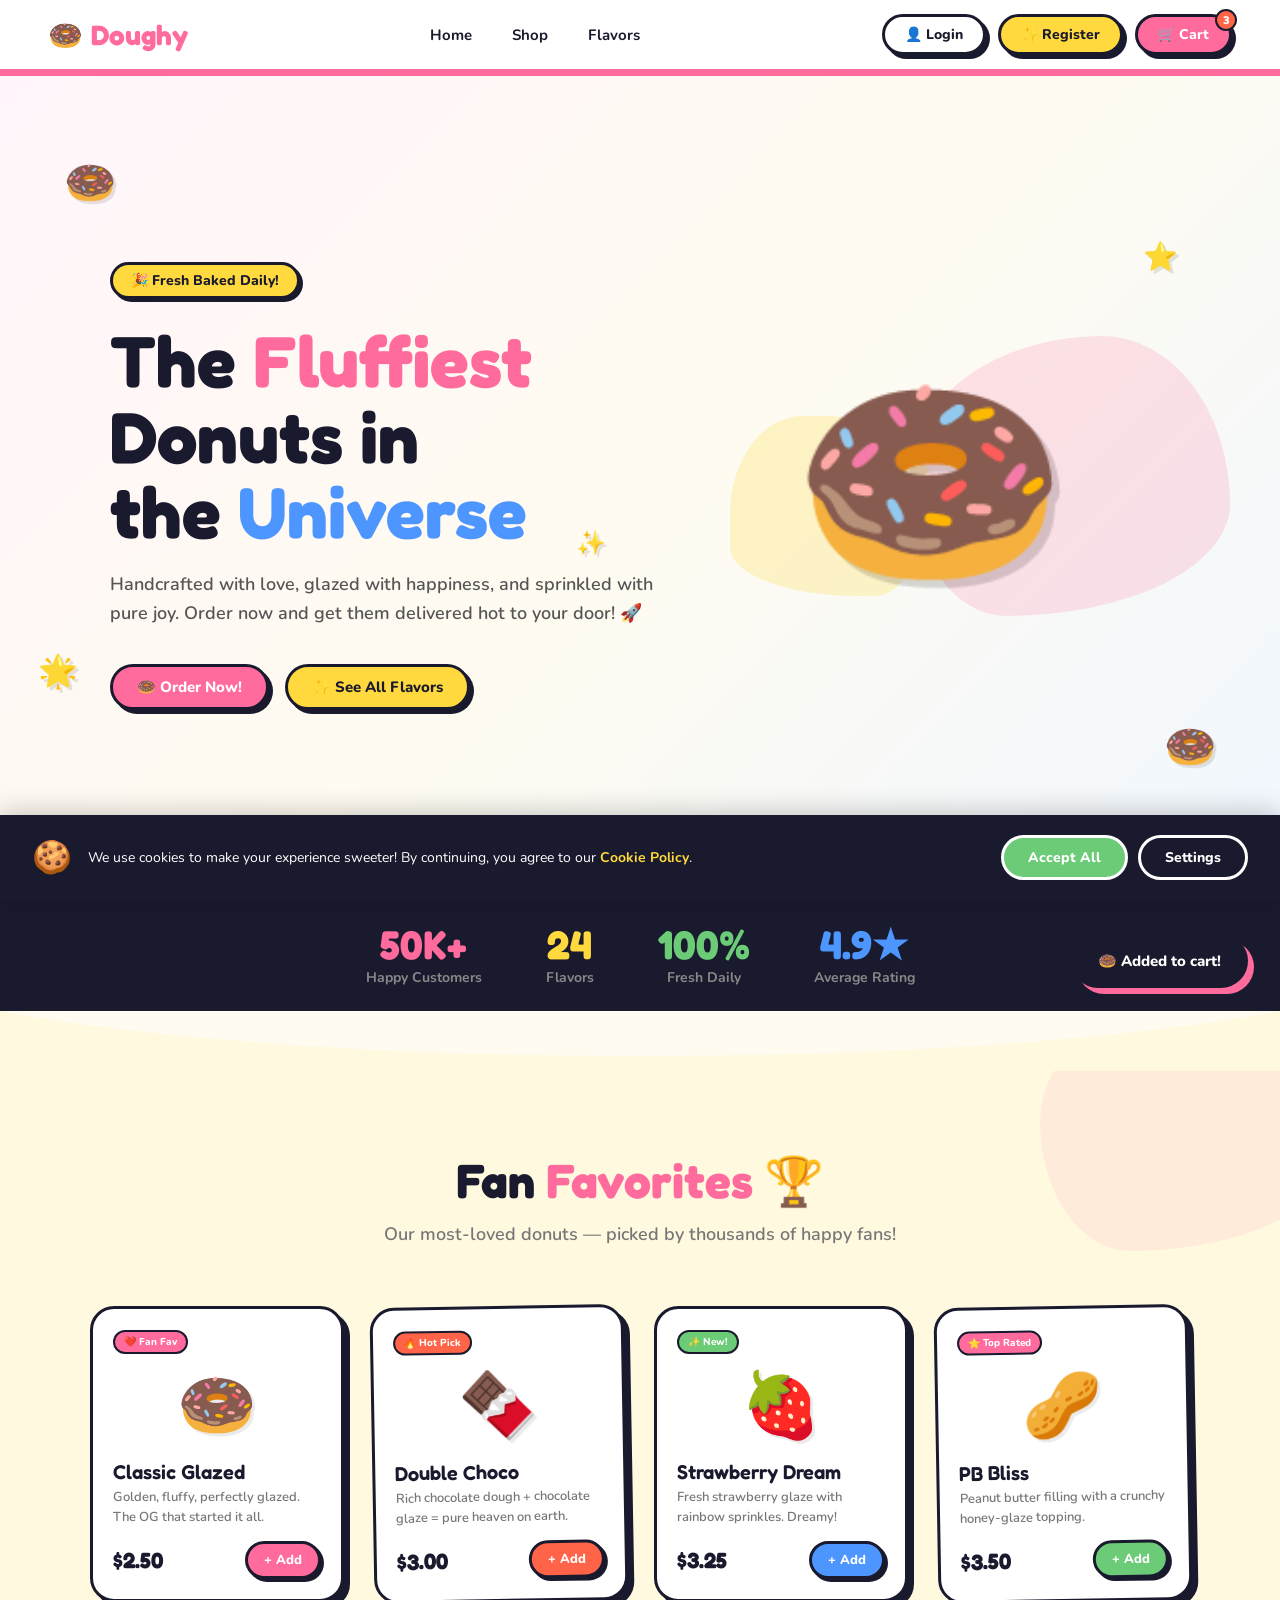
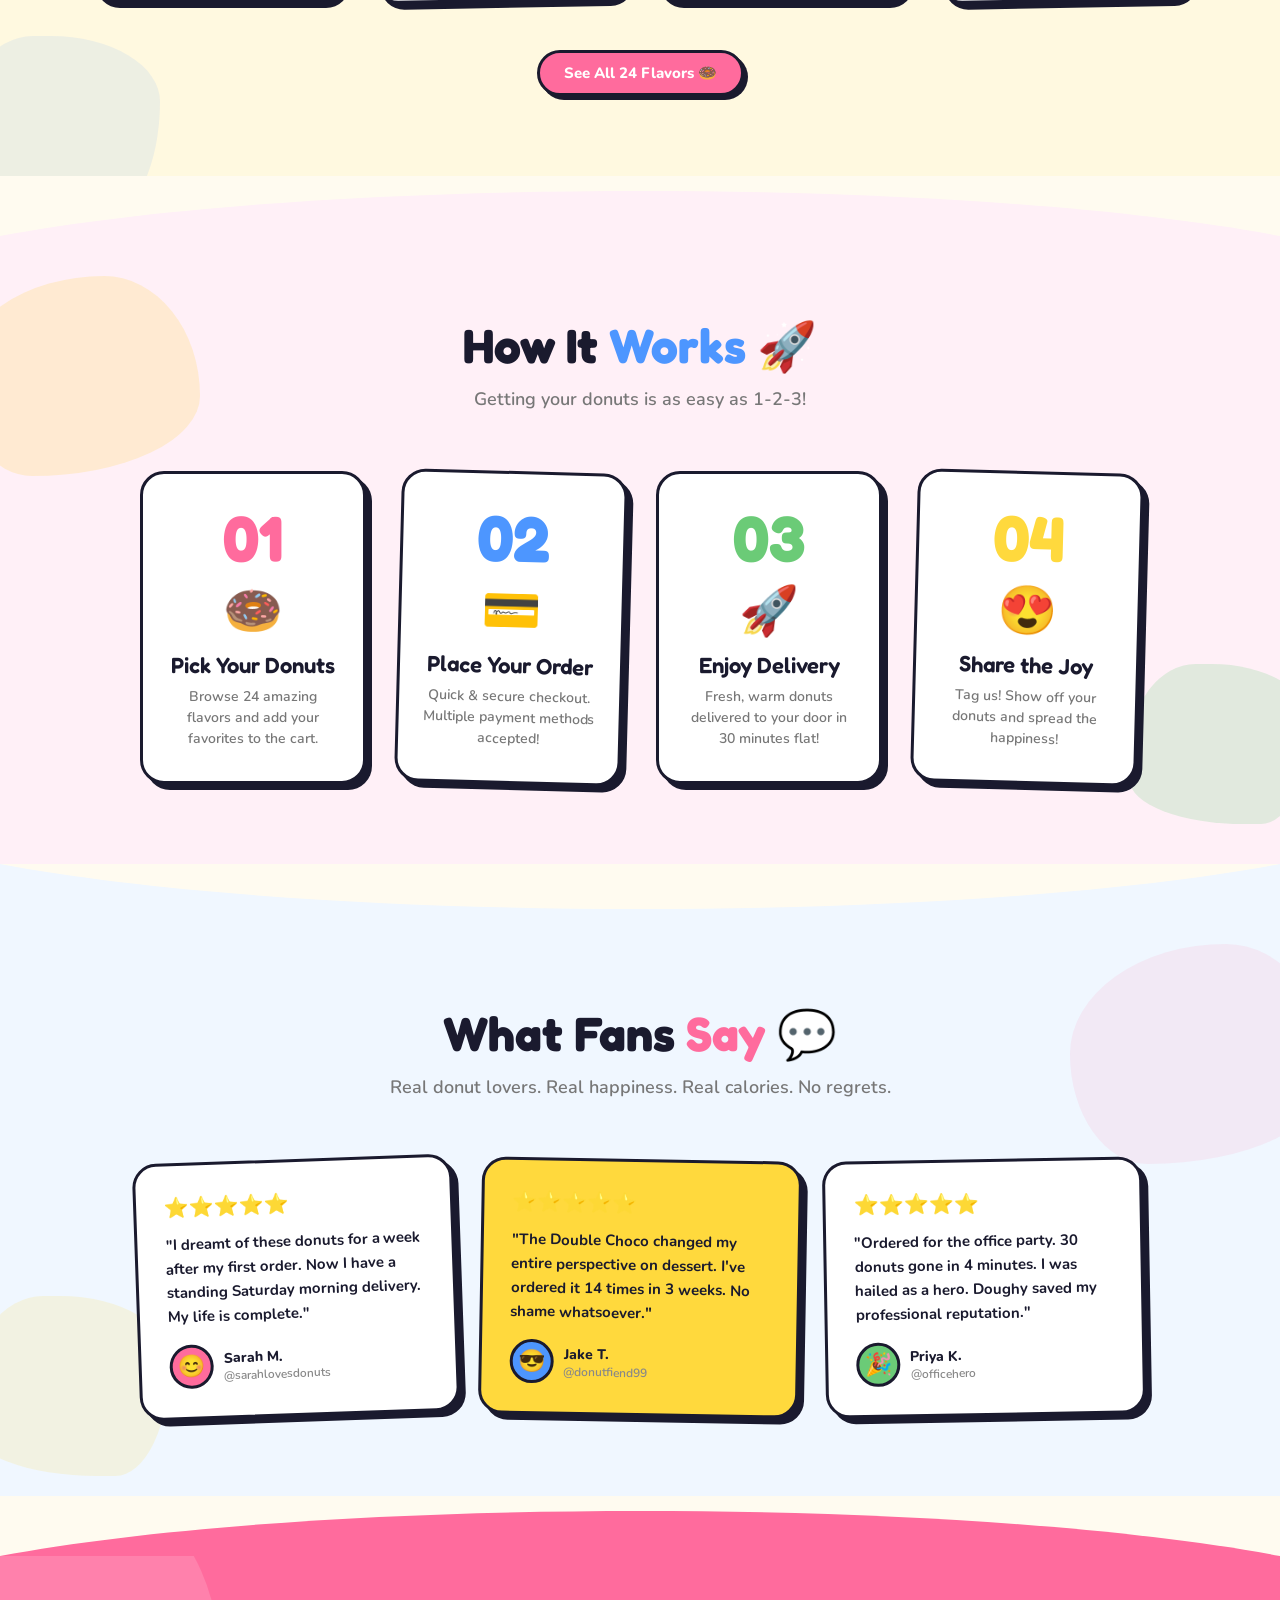
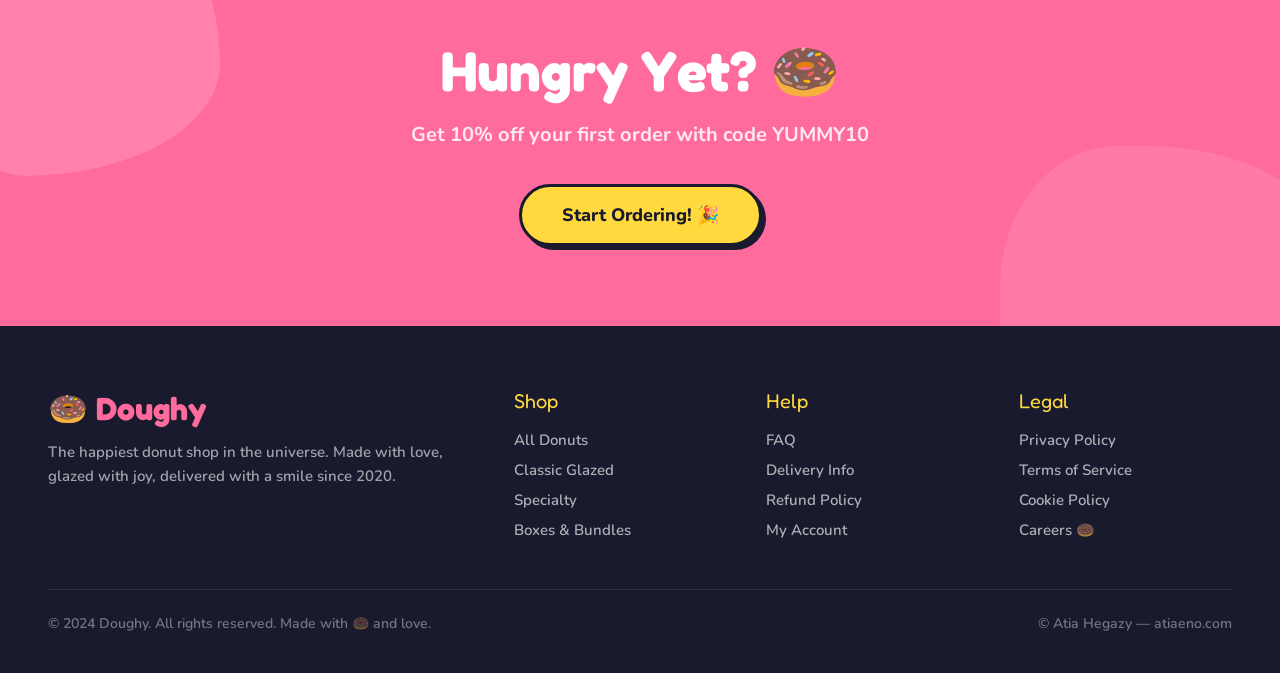
<file: index.html>
<!-- © Atia Hegazy — atiaeno.com -->
<!DOCTYPE html>
<html lang="en">

<head>
  <meta charset="UTF-8" />
  <meta name="viewport" content="width=device-width, initial-scale=1.0" />
  <title>Doughy — The Happiest Donut Shop 🍩</title>
  <link rel="preconnect" href="https://fonts.googleapis.com" />
  <link rel="preconnect" href="https://fonts.gstatic.com" crossorigin />
  <link
    href="https://fonts.googleapis.com/css2?family=Fredoka:wght@400;500;600;700&family=Nunito:wght@400;600;700;800;900&display=swap"
    rel="stylesheet" />
  <link rel="stylesheet" href="style.css" />
</head>

<body>

  <!-- NAV -->
  <nav>
    <a href="index.html" class="nav-logo">🍩 <span>Doughy</span></a>
    <div class="nav-links">
      <a href="index.html">Home</a>
      <a href="shop.html">Shop</a>
      <a href="product.html">Flavors</a>
    </div>
    <div class="nav-actions">
      <a href="login.html" class="btn btn-white btn-sm">👤 Login</a>
      <a href="register.html" class="btn btn-yellow btn-sm">✨ Register</a>
      <a href="cart.html" class="btn btn-pink cart-btn btn-sm">🛒 Cart <span class="cart-badge">3</span></a>
    </div>
    <button class="hamburger" onclick="openMobileNav()" aria-label="Menu">
      <span></span><span></span><span></span>
    </button>
  </nav>
  <!-- MOBILE NAV -->
  <div class="mobile-nav" id="mobileNav">
    <div class="mobile-nav-overlay" onclick="closeMobileNav()"></div>
    <div class="mobile-nav-drawer">
      <div class="mobile-nav-header">
        <a href="index.html" class="mobile-nav-logo">🍩 <span>Doughy</span></a>
        <div class="mobile-close" onclick="closeMobileNav()">✕</div>
      </div>
      <div class="mobile-nav-links">
        <a href="index.html" class="active">🏠 Home</a>
        <a href="shop.html">🍩 Shop</a>
        <a href="product.html">✨ Flavors</a>
      </div>
      <div class="mobile-nav-actions">
        <a href="login.html" class="btn btn-white">👤 Login</a>
        <a href="register.html" class="btn btn-yellow">✨ Register</a>
        <a href="cart.html" class="btn btn-pink cart-btn">🛒 Cart <span class="cart-badge">3</span></a>
      </div>
    </div>
  </div>

  <!-- HERO -->
  <section class="hero">
    <div class="floating-donut fd1">🍩</div>
    <div class="floating-donut fd2">⭐</div>
    <div class="floating-donut fd3">🌟</div>
    <div class="floating-donut fd4">🍩</div>
    <div class="floating-donut fd5">✨</div>

    <div class="hero-content">
      <div class="hero-tag">🎉 Fresh Baked Daily!</div>
      <h1>The <span class="accent-pink">Fluffiest</span><br />Donuts in<br />the <span
          class="accent-blue">Universe</span></h1>
      <p>Handcrafted with love, glazed with happiness, and sprinkled with pure joy. Order now and get them delivered hot
        to your door! 🚀</p>
      <div class="hero-btns">
        <a href="shop.html" class="btn btn-pink">🍩 Order Now!</a>
        <a href="shop.html" class="btn btn-yellow">✨ See All Flavors</a>
      </div>
    </div>

    <div class="hero-visual">
      <div class="hero-blob1"></div>
      <div class="hero-blob2"></div>
      <div class="donut-big">🍩</div>
    </div>
  </section>

  <!-- MARQUEE 
  <div class="marquee-wrap">
    <div class="marquee-inner">
      <span>🍩 Classic Glazed</span><span>•</span>
      <span>🌈 Rainbow Sprinkles</span><span>•</span>
      <span>🍫 Double Chocolate</span><span>•</span>
      <span>🍓 Strawberry Dream</span><span>•</span>
      <span>🥜 Peanut Butter Bliss</span><span>•</span>
      <span>☕ Coffee Crunch</span><span>•</span>
      <span>🍩 Classic Glazed</span><span>•</span>
      <span>🌈 Rainbow Sprinkles</span><span>•</span>
      <span>🍫 Double Chocolate</span><span>•</span>
      <span>🍓 Strawberry Dream</span><span>•</span>
      <span>🥜 Peanut Butter Bliss</span><span>•</span>
      <span>☕ Coffee Crunch</span><span>•</span>
    </div>
  </div>-->

  <!-- STATS BAR -->
  <div class="stats-bar">
    <div class="stat-item">
      <div class="stat-num">50K+</div>
      <div class="stat-label">Happy Customers</div>
    </div>
    <div class="stat-item">
      <div class="stat-num">24</div>
      <div class="stat-label">Flavors</div>
    </div>
    <div class="stat-item">
      <div class="stat-num">100%</div>
      <div class="stat-label">Fresh Daily</div>
    </div>
    <div class="stat-item">
      <div class="stat-num">4.9★</div>
      <div class="stat-label">Average Rating</div>
    </div>
  </div>

  <!-- WAVE -->
  <div class="wave-divider"><svg viewBox="0 0 1440 60" preserveAspectRatio="none" height="60" fill="#FFF9E0"
      xmlns="http://www.w3.org/2000/svg">
      <path d="M0,0 C360,60 1080,60 1440,0 L1440,60 L0,60 Z" />
    </svg></div>

  <!-- FEATURED DONUTS -->
  <section class="section section-yellow">
    <div class="blob blob--pink-10-featured"></div>
    <div class="blob blob--blue-10"></div>
    <h2 class="section-title">Fan <span class="text-pink">Favorites</span> 🏆</h2>
    <p class="section-sub">Our most-loved donuts — picked by thousands of happy fans!</p>
    <div class="cards-grid">
      <a href="product.html" class="product-card">
        <span class="product-tag tag-fav">❤️ Fan Fav</span>
        <span class="product-emoji">🍩</span>
        <div class="product-name">Classic Glazed</div>
        <div class="product-desc">Golden, fluffy, perfectly glazed. The OG that started it all.</div>
        <div class="product-footer">
          <span class="product-price">$2.50</span>
          <button class="add-btn" onclick="event.preventDefault();addToCart(this)">+ Add</button>
        </div>
      </a>
      <a href="product.html" class="product-card">
        <span class="product-tag tag-hot">🔥 Hot Pick</span>
        <span class="product-emoji">🍫</span>
        <div class="product-name">Double Choco</div>
        <div class="product-desc">Rich chocolate dough + chocolate glaze = pure heaven on earth.</div>
        <div class="product-footer">
          <span class="product-price">$3.00</span>
          <button class="add-btn add-btn--orange" onclick="event.preventDefault();addToCart(this)">+
            Add</button>
        </div>
      </a>
      <a href="product.html" class="product-card">
        <span class="product-tag tag-new">✨ New!</span>
        <span class="product-emoji">🍓</span>
        <div class="product-name">Strawberry Dream</div>
        <div class="product-desc">Fresh strawberry glaze with rainbow sprinkles. Dreamy!</div>
        <div class="product-footer">
          <span class="product-price">$3.25</span>
          <button class="add-btn add-btn--blue" onclick="event.preventDefault();addToCart(this)">+
            Add</button>
        </div>
      </a>
      <a href="product.html" class="product-card">
        <span class="product-tag tag-fav">⭐ Top Rated</span>
        <span class="product-emoji">🥜</span>
        <div class="product-name">PB Bliss</div>
        <div class="product-desc">Peanut butter filling with a crunchy honey-glaze topping.</div>
        <div class="product-footer">
          <span class="product-price">$3.50</span>
          <button class="add-btn add-btn--green" onclick="event.preventDefault();addToCart(this)">+
            Add</button>
        </div>
      </a>
    </div>
    <div class="text-center mt-48">
      <a href="shop.html" class="btn btn-pink">See All 24 Flavors 🍩</a>
    </div>
  </section>

  <!-- WAVE -->
  <div class="wave-divider"><svg viewBox="0 0 1440 60" preserveAspectRatio="none" height="60" fill="#FFF0F7"
      xmlns="http://www.w3.org/2000/svg">
      <path d="M0,60 C360,0 1080,0 1440,60 L1440,60 L0,60 Z" />
    </svg></div>

  <!-- HOW IT WORKS -->
  <section class="section section-pink">
    <div class="blob blob--yellow-20"></div>
    <div class="blob blob--green-20">
    </div>
    <h2 class="section-title">How It <span class="text-blue">Works</span> 🚀</h2>
    <p class="section-sub">Getting your donuts is as easy as 1-2-3!</p>
    <div class="steps-row">
      <div class="step-card">
        <div class="step-num step-num--pink">01</div>
        <div class="step-icon">🍩</div>
        <div class="step-title">Pick Your Donuts</div>
        <div class="step-desc">Browse 24 amazing flavors and add your favorites to the cart.</div>
      </div>
      <div class="step-card">
        <div class="step-num step-num--blue">02</div>
        <div class="step-icon">💳</div>
        <div class="step-title">Place Your Order</div>
        <div class="step-desc">Quick & secure checkout. Multiple payment methods accepted!</div>
      </div>
      <div class="step-card">
        <div class="step-num step-num--green">03</div>
        <div class="step-icon">🚀</div>
        <div class="step-title">Enjoy Delivery</div>
        <div class="step-desc">Fresh, warm donuts delivered to your door in 30 minutes flat!</div>
      </div>
      <div class="step-card">
        <div class="step-num step-num--yellow">04</div>
        <div class="step-icon">😍</div>
        <div class="step-title">Share the Joy</div>
        <div class="step-desc">Tag us! Show off your donuts and spread the happiness!</div>
      </div>
    </div>
  </section>

  <!-- WAVE -->
  <div class="wave-divider"><svg viewBox="0 0 1440 60" preserveAspectRatio="none" height="60" fill="#F0F7FF"
      xmlns="http://www.w3.org/2000/svg">
      <path d="M0,0 C360,60 1080,60 1440,0 L1440,60 L0,60 Z" />
    </svg></div>

  <!-- TESTIMONIALS -->
  <section class="section section-blue">
    <div class="blob blob--pink-10-testimonial"></div>
    <div class="blob blob--yellow-15"></div>
    <h2 class="section-title">What Fans <span class="text-pink">Say</span> 💬</h2>
    <p class="section-sub">Real donut lovers. Real happiness. Real calories. No regrets.</p>
    <div class="reviews-row">
      <div class="review-card">
        <div class="review-stars">⭐⭐⭐⭐⭐</div>
        <div class="review-text">"I dreamt of these donuts for a week after my first order. Now I have a standing
          Saturday morning delivery. My life is complete."</div>
        <div class="review-author">
          <div class="review-avatar">😊</div>
          <div>
            <div class="review-name">Sarah M.</div>
            <div class="review-handle">@sarahlovesdonuts</div>
          </div>
        </div>
      </div>
      <div class="review-card">
        <div class="review-stars">⭐⭐⭐⭐⭐</div>
        <div class="review-text">"The Double Choco changed my entire perspective on dessert. I've ordered it 14 times in
          3 weeks. No shame whatsoever."</div>
        <div class="review-author">
          <div class="review-avatar review-av--blue">😎</div>
          <div>
            <div class="review-name">Jake T.</div>
            <div class="review-handle">@donutfiend99</div>
          </div>
        </div>
      </div>
      <div class="review-card">
        <div class="review-stars">⭐⭐⭐⭐⭐</div>
        <div class="review-text">"Ordered for the office party. 30 donuts gone in 4 minutes. I was hailed as a hero.
          Doughy saved my professional reputation."</div>
        <div class="review-author">
          <div class="review-avatar review-av--green">🎉</div>
          <div>
            <div class="review-name">Priya K.</div>
            <div class="review-handle">@officehero</div>
          </div>
        </div>
      </div>
    </div>
  </section>

  <!-- WAVE -->
  <div class="wave-divider"><svg viewBox="0 0 1440 60" preserveAspectRatio="none" height="60" fill="#FF6B9D"
      xmlns="http://www.w3.org/2000/svg">
      <path d="M0,60 C360,0 1080,0 1440,60 L1440,60 L0,60 Z" />
    </svg></div>

  <!-- CTA BANNER -->
  <div class="cta-banner">
    <div class="cta-blob1"></div>
    <div class="cta-blob2"></div>
    <h2>Hungry Yet? 🍩</h2>
    <p>Get 10% off your first order with code <strong>YUMMY10</strong></p>
    <a href="shop.html" class="btn btn-yellow btn-cta">Start Ordering! 🎉</a>
  </div>

  <!-- FOOTER -->
  <footer>
    <div class="footer-grid">
      <div>
        <div class="footer-brand">🍩 <span>Doughy</span></div>
        <div class="footer-desc">The happiest donut shop in the universe. Made with love, glazed with joy, delivered
          with a smile since 2020.</div>
      </div>
      <div>
        <div class="footer-heading">Shop</div>
        <ul class="footer-links">
          <li><a href="shop.html">All Donuts</a></li>
          <li><a href="shop.html">Classic Glazed</a></li>
          <li><a href="shop.html">Specialty</a></li>
          <li><a href="shop.html">Boxes & Bundles</a></li>
        </ul>
      </div>
      <div>
        <div class="footer-heading">Help</div>
        <ul class="footer-links">
          <li><a href="faq.html">FAQ</a></li>
          <li><a href="delivery.html">Delivery Info</a></li>
          <li><a href="refund.html">Refund Policy</a></li>
          <li><a href="account.html">My Account</a></li>
        </ul>
      </div>
      <div>
        <div class="footer-heading">Legal</div>
        <ul class="footer-links">
          <li><a href="privacy.html">Privacy Policy</a></li>
          <li><a href="terms.html">Terms of Service</a></li>
          <li><a href="cookies.html">Cookie Policy</a></li>
          <li><a href="#">Careers 🍩</a></li>
        </ul>
      </div>
    </div>
    <div class="footer-bottom">
      <p>© 2024 Doughy. All rights reserved. Made with 🍩 and love.</p>
      <p>© Atia Hegazy — atiaeno.com</p>
    </div>
  </footer>

  <!-- TOAST -->
  <div id="toast" class="toast">
    🍩 Added to cart!
  </div>

  <script>
    function openMobileNav() {
      const nav = document.getElementById('mobileNav');
      nav.classList.add('open');
      document.querySelector('.hamburger').classList.add('open');
      document.body.style.overflow = 'hidden';
    }
    function closeMobileNav() {
      const nav = document.getElementById('mobileNav');
      nav.classList.remove('open');
      document.querySelector('.hamburger').classList.remove('open');
      document.body.style.overflow = '';
    }
    function addToCart(btn) {
      btn.classList.add('wiggle');
      setTimeout(() => btn.classList.remove('wiggle'), 500);
      const toast = document.getElementById('toast');
      toast.style.transform = 'translateY(0)';
      setTimeout(() => { toast.style.transform = 'translateY(120px)'; }, 2200);
    }
  </script>

  <!-- COOKIE CONSENT BAR -->
  <div class="cookie-bar" id="cookieBar">
    <div class="cookie-bar-content">
      <span class="cookie-bar-emoji">🍪</span>
      <div class="cookie-bar-text">We use cookies to make your experience sweeter! By continuing, you agree to our <a
          href="cookies.html">Cookie Policy</a>.</div>
    </div>
    <div class="cookie-bar-actions">
      <button class="cookie-btn cookie-btn--accept" onclick="acceptCookies()">Accept All</button>
      <button class="cookie-btn cookie-btn--settings" onclick="window.location.href='cookies.html'">Settings</button>
    </div>
  </div>
  <script>
    if (!localStorage.getItem('doughy_consent')) {
      setTimeout(function () { document.getElementById('cookieBar').classList.add('show'); }, 1500);
    }
    function acceptCookies() {
      localStorage.setItem('doughy_consent', 'accepted');
      document.getElementById('cookieBar').classList.remove('show');
    }
  </script>
</body>

</html>
</file>
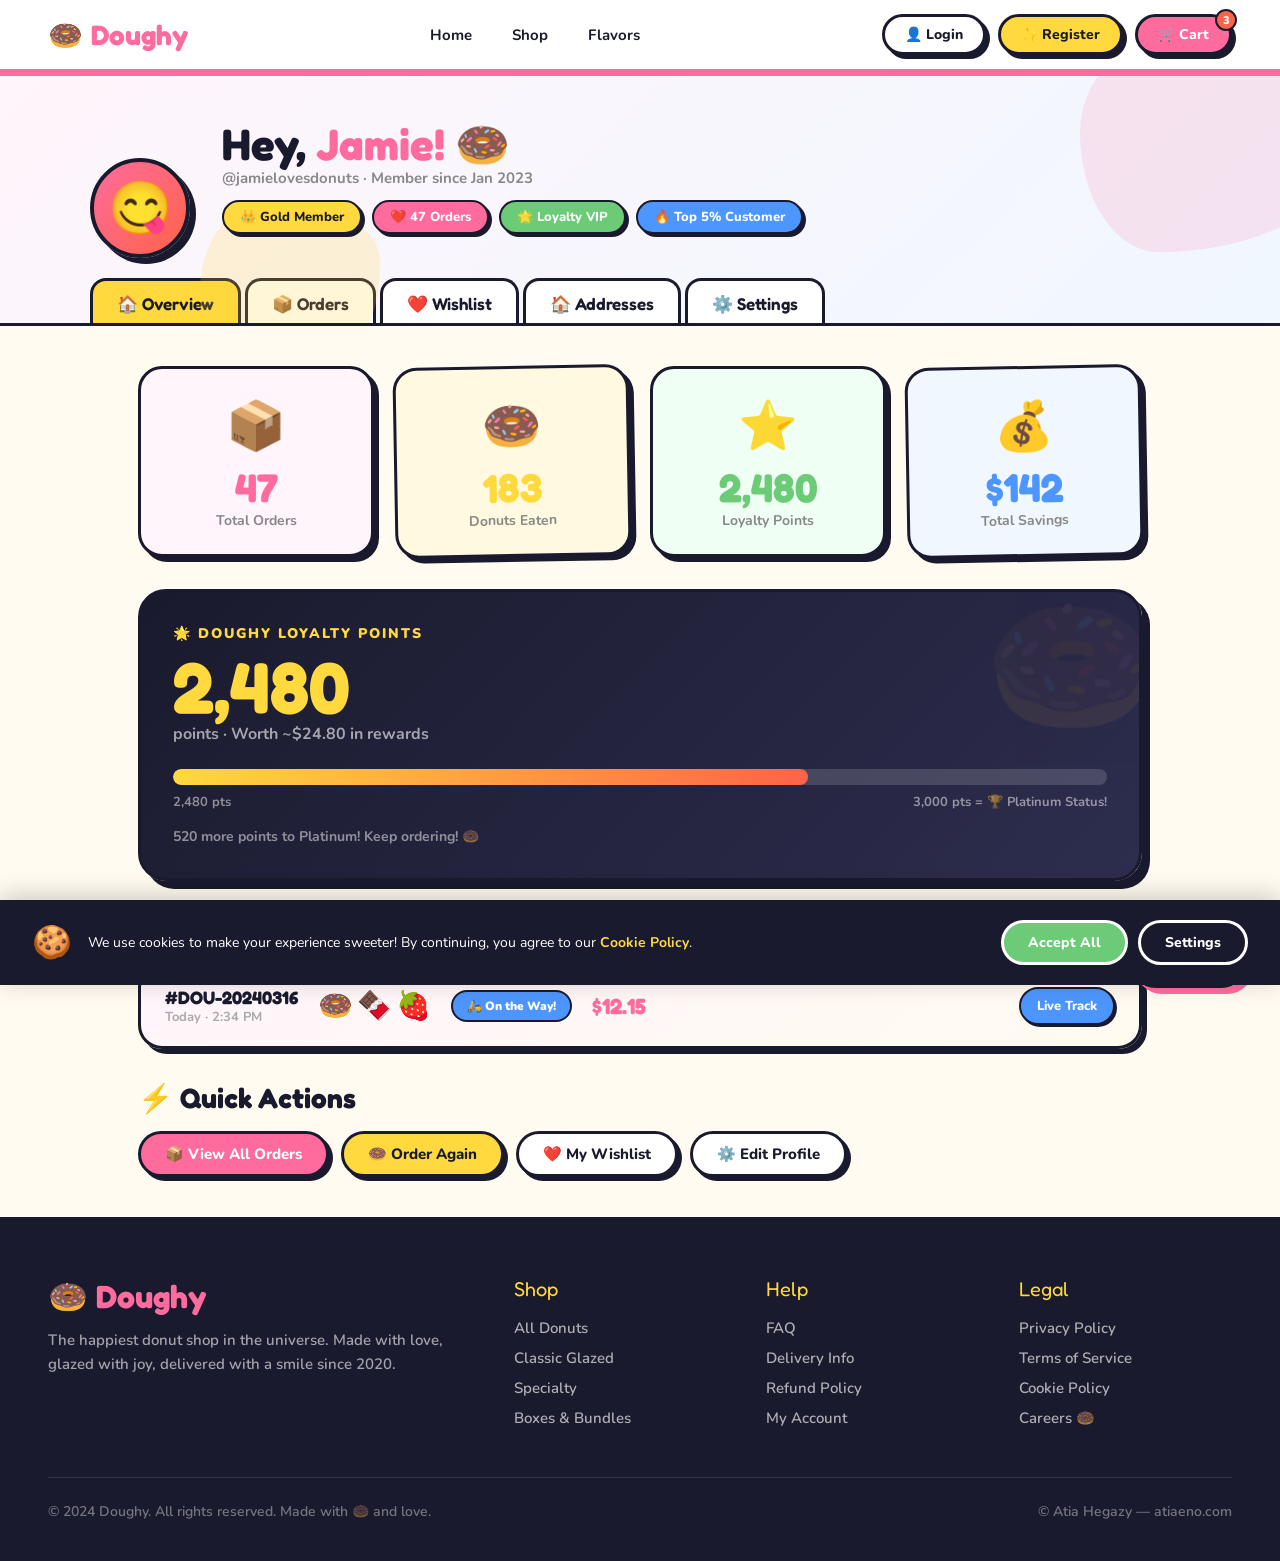
<file: account.html>
<!-- © Atia Hegazy — atiaeno.com -->
<!DOCTYPE html>
<html lang="en">

<head>
  <meta charset="UTF-8" />
  <meta name="viewport" content="width=device-width, initial-scale=1.0" />
  <title>My Account — Doughy 🍩</title>
  <link rel="preconnect" href="https://fonts.googleapis.com" />
  <link rel="preconnect" href="https://fonts.gstatic.com" crossorigin />
  <link
    href="https://fonts.googleapis.com/css2?family=Fredoka:wght@400;500;600;700&family=Nunito:wght@400;600;700;800;900&display=swap"
    rel="stylesheet" />
  <link rel="stylesheet" href="style.css" />
</head>

<body>

  <nav>
    <a href="index.html" class="nav-logo">🍩 <span>Doughy</span></a>
    <div class="nav-links">
      <a href="index.html">Home</a>
      <a href="shop.html">Shop</a>
      <a href="product.html">Flavors</a>
    </div>
    <div class="nav-actions">
      <a href="login.html" class="btn btn-white btn-sm">👤 Login</a>
      <a href="register.html" class="btn btn-yellow btn-sm">✨ Register</a>
      <a href="cart.html" class="btn btn-pink cart-btn btn-sm">🛒 Cart <span class="cart-badge">3</span></a>
    </div>
    <button class="hamburger" onclick="openMobileNav()"
      aria-label="Menu"><span></span><span></span><span></span></button>
  </nav>
  <!-- MOBILE NAV -->
  <div class="mobile-nav" id="mobileNav">
    <div class="mobile-nav-overlay" onclick="closeMobileNav()"></div>
    <div class="mobile-nav-drawer">
      <div class="mobile-nav-header">
        <a href="index.html" class="mobile-nav-logo">🍩 <span>Doughy</span></a>
        <div class="mobile-close" onclick="closeMobileNav()">✕</div>
      </div>
      <div class="mobile-nav-links">
        <a href="index.html">🏠 Home</a>
        <a href="shop.html">🍩 Shop</a>
        <a href="product.html">✨ Flavors</a>
      </div>
      <div class="mobile-nav-actions">
        <a href="login.html" class="btn btn-white">👤 Login</a>
        <a href="register.html" class="btn btn-yellow">✨ Register</a>
        <a href="cart.html" class="btn btn-pink cart-btn">🛒 Cart <span class="cart-badge">3</span></a>
      </div>
    </div>
  </div>

  <!-- PROFILE HEADER -->
  <div class="profile-header">
    <div class="ph-blob1"></div>
    <div class="ph-blob2"></div>
    <div class="profile-header-inner">
      <div class="avatar-wrap">😋</div>
      <div class="profile-info">
        <h1 class="profile-name">Hey, <span>Jamie!</span> 🍩</h1>
        <p class="profile-handle">@jamielovesdonuts · Member since Jan 2023</p>
        <div class="profile-badges-row">
          <span class="profile-badge badge-gold">👑 Gold Member</span>
          <span class="profile-badge badge-pink">❤️ 47 Orders</span>
          <span class="profile-badge badge-green">🌟 Loyalty VIP</span>
          <span class="profile-badge badge-blue">🔥 Top 5% Customer</span>
        </div>
      </div>
    </div>
    <div class="account-tabs">
      <div class="acc-tab active" onclick="showTab('overview', this)">🏠 Overview</div>
      <div class="acc-tab" onclick="showTab('orders', this)">📦 Orders</div>
      <div class="acc-tab" onclick="showTab('wishlist', this)">❤️ Wishlist</div>
      <div class="acc-tab" onclick="showTab('addresses', this)">🏠 Addresses</div>
      <div class="acc-tab" onclick="showTab('settings', this)">⚙️ Settings</div>
    </div>
  </div>

  <!-- CONTENT -->
  <div class="account-content">

    <!-- OVERVIEW -->
    <div class="tab-panel active" id="panel-overview">
      <div class="stats-grid">
        <div class="stat-card stat-card--pink">
          <span class="stat-icon">📦</span>
          <div class="stat-num">47</div>
          <div class="stat-label">Total Orders</div>
        </div>
        <div class="stat-card stat-card--yellow">
          <span class="stat-icon">🍩</span>
          <div class="stat-num">183</div>
          <div class="stat-label">Donuts Eaten</div>
        </div>
        <div class="stat-card stat-card--green">
          <span class="stat-icon">⭐</span>
          <div class="stat-num">2,480</div>
          <div class="stat-label">Loyalty Points</div>
        </div>
        <div class="stat-card stat-card--blue">
          <span class="stat-icon">💰</span>
          <div class="stat-num">$142</div>
          <div class="stat-label">Total Savings</div>
        </div>
      </div>

      <!-- LOYALTY CARD -->
      <div class="loyalty-card">
        <div class="loyalty-label">🌟 Doughy Loyalty Points</div>
        <div class="loyalty-pts">2,480</div>
        <div class="loyalty-pts-label">points · Worth ~$24.80 in rewards</div>
        <div class="loyalty-progress-track">
          <div class="loyalty-progress-fill"></div>
        </div>
        <div class="loyalty-progress-labels">
          <span>2,480 pts</span>
          <span>3,000 pts = 🏆 Platinum Status!</span>
        </div>
        <p class="loyalty-note">520 more points to Platinum! Keep ordering! 🍩</p>
      </div>

      <!-- ACTIVE ORDER -->
      <h2 class="section-heading-md">🛵 Active Order</h2>
      <div class="order-card order-card--active">
        <div>
          <div class="order-id">#DOU-20240316</div>
          <div class="order-date">Today · 2:34 PM</div>
        </div>
        <div class="order-items-preview">
          <span class="order-item-emoji">🍩</span>
          <span class="order-item-emoji">🍫</span>
          <span class="order-item-emoji">🍓</span>
        </div>
        <span class="order-status status-transit">🛵 On the Way!</span>
        <div class="order-total">$12.15</div>
        <div class="order-actions">
          <button class="order-btn order-btn--track" onclick="alert('Track order: ETA 8 minutes! 🛵')">Live
            Track</button>
        </div>
      </div>

      <!-- QUICK LINKS -->
      <h2 class="section-heading-md mt-32">⚡ Quick Actions</h2>
      <div class="quick-actions">
        <button class="btn btn-pink" onclick="showTab('orders',null)">📦 View All Orders</button>
        <a href="shop.html" class="btn btn-yellow">🍩 Order Again</a>
        <button class="btn btn-white" onclick="showTab('wishlist',null)">❤️ My Wishlist</button>
        <button class="btn btn-white" onclick="showTab('settings',null)">⚙️ Edit Profile</button>
      </div>
    </div>

    <!-- ORDERS -->
    <div class="tab-panel" id="panel-orders">
      <h2 class="section-heading-lg">📦 Order History</h2>
      <div class="orders-list">
        <div class="order-card">
          <div>
            <div class="order-id">#DOU-20240316</div>
            <div class="order-date">Mar 16, 2024</div>
          </div>
          <div class="order-items-preview"><span class="order-item-emoji">🍩</span><span
              class="order-item-emoji">🍫</span><span class="order-item-emoji">🍓</span></div>
          <span class="order-status status-transit">🛵 On the Way!</span>
          <div class="order-total">$12.15</div>
          <div class="order-actions">
            <button class="order-btn" onclick="alert('Tracking...')">Track</button>
            <button class="order-btn reorder" onclick="showToast('Reordered! 🍩')">Reorder</button>
          </div>
        </div>
        <div class="order-card">
          <div>
            <div class="order-id">#DOU-20240309</div>
            <div class="order-date">Mar 9, 2024</div>
          </div>
          <div class="order-items-preview"><span class="order-item-emoji">🥜</span><span
              class="order-item-emoji">🌈</span><span class="order-item-emoji">🍩</span><span
              class="order-item-emoji">🍩</span></div>
          <span class="order-status status-delivered">✅ Delivered</span>
          <div class="order-total">$16.50</div>
          <div class="order-actions">
            <button class="order-btn" onclick="alert('Receipt sent to your email!')">Receipt</button>
            <button class="order-btn reorder" onclick="showToast('Reordered! 🍩')">Reorder</button>
          </div>
        </div>
        <div class="order-card">
          <div>
            <div class="order-id">#DOU-20240302</div>
            <div class="order-date">Mar 2, 2024</div>
          </div>
          <div class="order-items-preview"><span class="order-item-emoji">🍫</span><span
              class="order-item-emoji">☕</span><span class="order-item-emoji">🍓</span></div>
          <span class="order-status status-delivered">✅ Delivered</span>
          <div class="order-total">$9.50</div>
          <div class="order-actions">
            <button class="order-btn" onclick="alert('Receipt sent!')">Receipt</button>
            <button class="order-btn reorder" onclick="showToast('Reordered! 🍩')">Reorder</button>
          </div>
        </div>
        <div class="order-card">
          <div>
            <div class="order-id">#DOU-20240223</div>
            <div class="order-date">Feb 23, 2024</div>
          </div>
          <div class="order-items-preview"><span class="order-item-emoji">🍩</span><span
              class="order-item-emoji">🍩</span><span class="order-item-emoji">🍩</span><span
              class="order-item-emoji">🍩</span><span class="order-item-emoji">🍩</span><span
              class="order-item-emoji">🍩</span></div>
          <span class="order-status status-delivered">✅ Delivered</span>
          <div class="order-total">$15.00</div>
          <div class="order-actions">
            <button class="order-btn" onclick="alert('Receipt sent!')">Receipt</button>
            <button class="order-btn reorder" onclick="showToast('Reordered! 🍩')">Reorder</button>
          </div>
        </div>
      </div>
    </div>

    <!-- WISHLIST -->
    <div class="tab-panel" id="panel-wishlist">
      <h2 class="section-heading-lg">❤️ My Wishlist</h2>
      <div class="wishlist-grid">
        <div class="wish-card">
          <button class="wish-remove" onclick="this.parentElement.remove()">✕</button>
          <span class="wish-emoji">🍰</span>
          <div class="wish-name">Cheesecake Supreme</div>
          <div class="wish-price">$5.00</div>
          <a href="cart.html" class="btn btn-pink btn-wish-cart">Add to Cart</a>
        </div>
        <div class="wish-card wish-card--tilt-left">
          <button class="wish-remove" onclick="this.parentElement.remove()">✕</button>
          <span class="wish-emoji">🌈</span>
          <div class="wish-name">Rainbow Party</div>
          <div class="wish-price">$4.00</div>
          <a href="cart.html" class="btn btn-pink btn-wish-cart">Add to Cart</a>
        </div>
        <div class="wish-card">
          <button class="wish-remove" onclick="this.parentElement.remove()">✕</button>
          <span class="wish-emoji">🫐</span>
          <div class="wish-name">Blueberry Bliss</div>
          <div class="wish-price">$3.50</div>
          <a href="cart.html" class="btn btn-pink btn-wish-cart">Add to Cart</a>
        </div>
        <div class="wish-card wish-card--tilt-right">
          <button class="wish-remove" onclick="this.parentElement.remove()">✕</button>
          <span class="wish-emoji">☕</span>
          <div class="wish-name">Mocha Rush</div>
          <div class="wish-price">$3.25</div>
          <a href="cart.html" class="btn btn-pink btn-wish-cart">Add to Cart</a>
        </div>
      </div>
    </div>

    <!-- ADDRESSES -->
    <div class="tab-panel" id="panel-addresses">
      <h2 class="section-heading-lg">🏠 Saved Addresses</h2>
      <div class="addresses-grid">
        <div class="address-card default">
          <span class="address-default-tag">⭐ Default</span>
          <div class="address-icon">🏠</div>
          <div class="address-name">Home</div>
          <div class="address-text">123 Donut Street, Apt 4B<br>Sprinkle City, NY 10001<br>United States</div>
          <div class="address-actions">
            <button class="addr-btn" onclick="alert('Edit address')">✏️ Edit</button>
            <button class="addr-btn addr-btn--default" onclick="alert('Already default!')">⭐ Default</button>
          </div>
        </div>
        <div class="address-card">
          <div class="address-icon">🏢</div>
          <div class="address-name">Office</div>
          <div class="address-text">456 Glaze Avenue, Floor 3<br>Frosting District, NY 10002<br>United States</div>
          <div class="address-actions">
            <button class="addr-btn" onclick="alert('Edit address')">✏️ Edit</button>
            <button class="addr-btn" onclick="alert('Set as default!')">⭐ Set Default</button>
            <button class="addr-btn addr-btn--delete" onclick="this.closest('.address-card').remove()">🗑️</button>
          </div>
        </div>
        <div class="add-address-card" onclick="alert('Add new address!')">
          <span class="add-address-icon">➕</span> Add New Address
        </div>
      </div>
    </div>

    <!-- SETTINGS -->
    <div class="tab-panel" id="panel-settings">
      <h2 class="section-heading-lg">⚙️ Account Settings</h2>
      <div class="settings-grid">
        <div class="settings-card">
          <h3 class="settings-card-title">👤 Personal Info</h3>
          <div class="form-group">
            <label class="form-label">First Name</label>
            <input class="form-input" type="text" value="Jamie" />
          </div>
          <div class="form-group">
            <label class="form-label">Last Name</label>
            <input class="form-input" type="text" value="Smith" />
          </div>
          <div class="form-group">
            <label class="form-label">Email</label>
            <input class="form-input" type="email" value="jamie@email.com" />
          </div>
          <div class="form-group">
            <label class="form-label">Phone</label>
            <input class="form-input" type="tel" value="+1 (555) 123-4567" />
          </div>
          <div class="form-group">
            <label class="form-label">Birthday 🎂 (for free donut!)</label>
            <input class="form-input" type="date" value="1995-03-16" />
          </div>
          <button class="btn btn-pink btn-full mt-8" onclick="showToast('Profile saved! ✅')">Save Changes</button>
        </div>

        <div>
          <div class="settings-card mb-24">
            <h3 class="settings-card-title">🔔 Notifications</h3>
            <div class="toggle-row">
              <div class="toggle-info"><strong>Order Updates</strong><span>Track your delivery in real time</span></div>
              <div class="toggle on" onclick="this.classList.toggle('on')"></div>
            </div>
            <div class="toggle-row">
              <div class="toggle-info"><strong>Promotions &amp; Deals</strong><span>Exclusive offers just for you</span>
              </div>
              <div class="toggle on" onclick="this.classList.toggle('on')"></div>
            </div>
            <div class="toggle-row">
              <div class="toggle-info"><strong>New Flavors</strong><span>First to know about new donuts!</span></div>
              <div class="toggle on" onclick="this.classList.toggle('on')"></div>
            </div>
            <div class="toggle-row">
              <div class="toggle-info"><strong>SMS Alerts</strong><span>Text updates on your order</span></div>
              <div class="toggle" onclick="this.classList.toggle('on')"></div>
            </div>
          </div>

          <div class="settings-card">
            <h3 class="settings-card-title">🔒 Security</h3>
            <div class="form-group">
              <label class="form-label">Current Password</label>
              <input class="form-input" type="password" placeholder="••••••••" />
            </div>
            <div class="form-group">
              <label class="form-label">New Password</label>
              <input class="form-input" type="password" placeholder="••••••••" />
            </div>
            <div class="form-group">
              <label class="form-label">Confirm New Password</label>
              <input class="form-input" type="password" placeholder="••••••••" />
            </div>
            <button class="btn btn-white btn-full mt-8" onclick="showToast('Password updated! 🔒')">Update
              Password</button>
            <div class="logout-section">
              <button class="btn btn-ghost-red btn-sm"
                onclick="if(confirm('Log out?'))alert('Logged out. See you soon! 🍩')">🚪 Log Out</button>
            </div>
          </div>
        </div>
      </div>
    </div>

  </div>

  <div class="toast" id="toast">
    🍩 Done!
  </div>

  <footer>
    <div class="footer-grid">
      <div>
        <div class="footer-brand">🍩 <span>Doughy</span></div>
        <div class="footer-desc">The happiest donut shop in the universe. Made with love, glazed with joy, delivered
          with a smile since 2020.</div>
      </div>
      <div>
        <div class="footer-heading">Shop</div>
        <ul class="footer-links">
          <li><a href="shop.html">All Donuts</a></li>
          <li><a href="shop.html">Classic Glazed</a></li>
          <li><a href="shop.html">Specialty</a></li>
          <li><a href="shop.html">Boxes &amp; Bundles</a></li>
        </ul>
      </div>
      <div>
        <div class="footer-heading">Help</div>
        <ul class="footer-links">
          <li><a href="faq.html">FAQ</a></li>
          <li><a href="delivery.html">Delivery Info</a></li>
          <li><a href="refund.html">Refund Policy</a></li>
          <li><a href="account.html">My Account</a></li>
        </ul>
      </div>
      <div>
        <div class="footer-heading">Legal</div>
        <ul class="footer-links">
          <li><a href="privacy.html">Privacy Policy</a></li>
          <li><a href="terms.html">Terms of Service</a></li>
          <li><a href="cookies.html">Cookie Policy</a></li>
          <li><a href="#">Careers 🍩</a></li>
        </ul>
      </div>
    </div>
    <div class="footer-bottom">
      <p>© 2024 Doughy. All rights reserved. Made with 🍩 and love.</p>
      <p>© Atia Hegazy — atiaeno.com</p>
    </div>
  </footer>

  <script>
    function openMobileNav() {
      document.getElementById('mobileNav').classList.add('open');
      document.querySelector('.hamburger').classList.add('open');
      document.body.style.overflow = 'hidden';
    }
    function closeMobileNav() {
      document.getElementById('mobileNav').classList.remove('open');
      document.querySelector('.hamburger').classList.remove('open');
      document.body.style.overflow = '';
    }

    function showTab(id, btn) {
      document.querySelectorAll('.tab-panel').forEach(p => p.classList.remove('active'));
      document.querySelectorAll('.acc-tab').forEach(t => t.classList.remove('active'));
      document.getElementById('panel-' + id).classList.add('active');
      if (btn) btn.classList.add('active');
      else {
        const tabs = document.querySelectorAll('.acc-tab');
        const map = { overview: 0, orders: 1, wishlist: 2, addresses: 3, settings: 4 };
        if (map[id] !== undefined) tabs[map[id]].classList.add('active');
      }
    }
    function showToast(msg) {
      const toast = document.getElementById('toast');
      toast.textContent = msg || '🍩 Done!';
      toast.style.transform = 'translateY(0)';
      setTimeout(() => { toast.style.transform = 'translateY(120px)'; }, 2200);
    }
  </script>

  <!-- COOKIE CONSENT BAR -->
  <div class="cookie-bar" id="cookieBar">
    <div class="cookie-bar-content">
      <span class="cookie-bar-emoji">🍪</span>
      <div class="cookie-bar-text">We use cookies to make your experience sweeter! By continuing, you agree to our <a
          href="cookies.html">Cookie Policy</a>.</div>
    </div>
    <div class="cookie-bar-actions">
      <button class="cookie-btn cookie-btn--accept" onclick="acceptCookies()">Accept All</button>
      <button class="cookie-btn cookie-btn--settings" onclick="window.location.href='cookies.html'">Settings</button>
    </div>
  </div>
  <script>
    if (!localStorage.getItem('doughy_consent')) {
      setTimeout(function () { document.getElementById('cookieBar').classList.add('show'); }, 1500);
    }
    function acceptCookies() {
      localStorage.setItem('doughy_consent', 'accepted');
      document.getElementById('cookieBar').classList.remove('show');
    }
  </script>
</body>

</html>
</file>
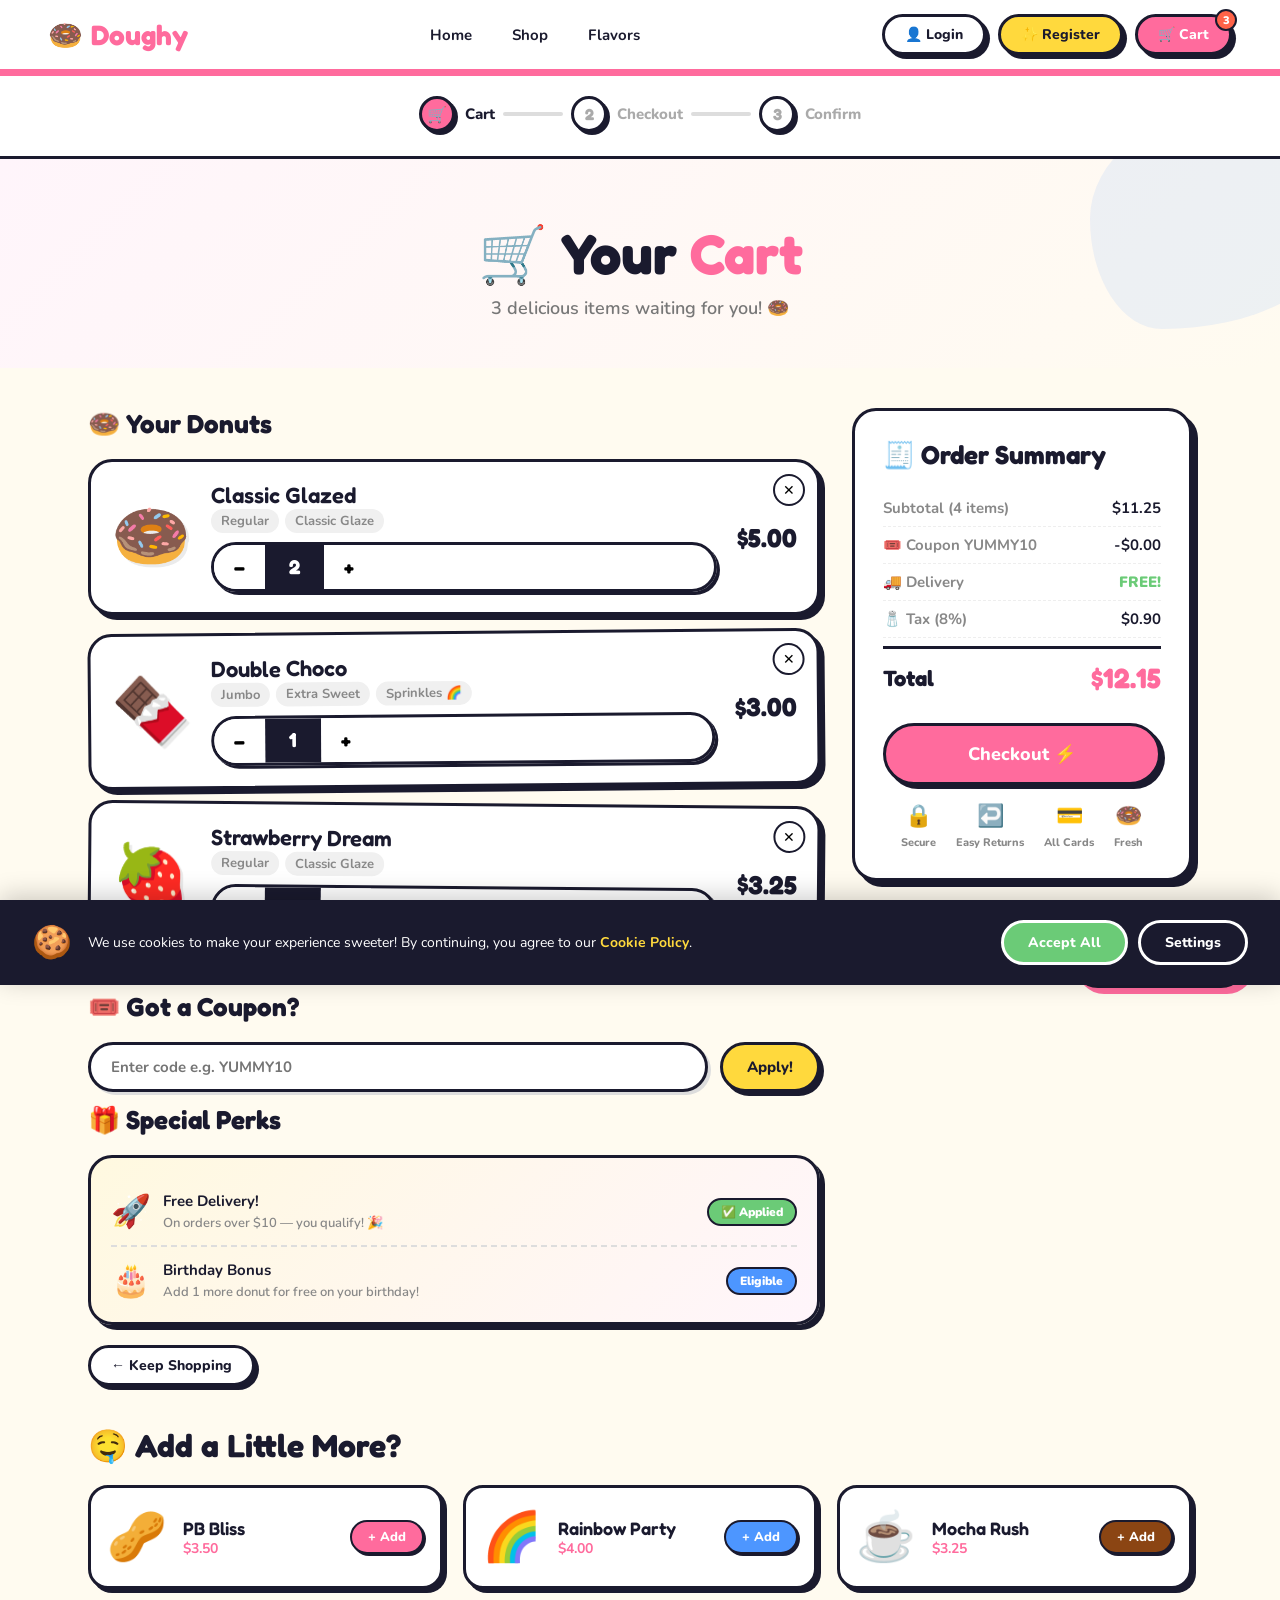
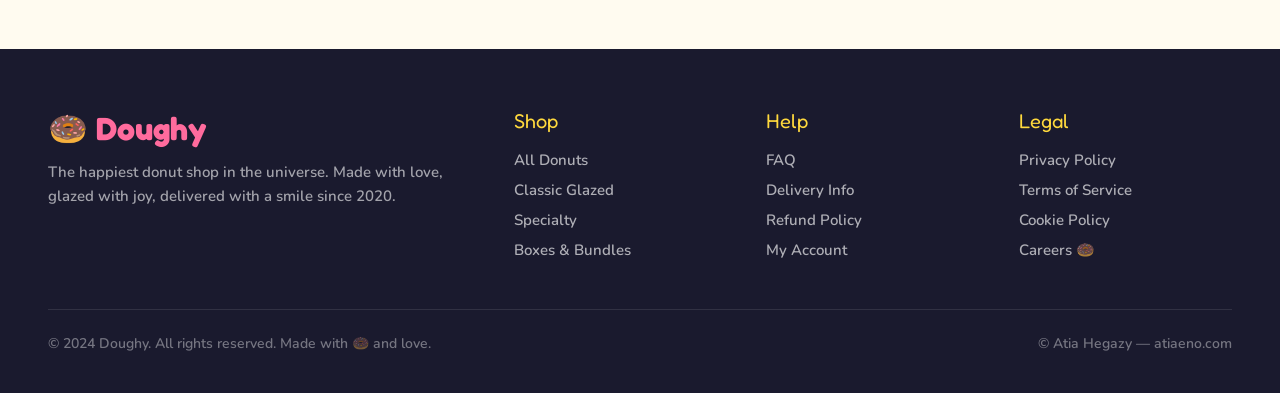
<file: cart.html>
<!-- © Atia Hegazy — atiaeno.com -->
<!DOCTYPE html>
<html lang="en">

<head>
  <meta charset="UTF-8" />
  <meta name="viewport" content="width=device-width, initial-scale=1.0" />
  <title>Cart — Doughy 🍩</title>
  <link rel="preconnect" href="https://fonts.googleapis.com" />
  <link rel="preconnect" href="https://fonts.gstatic.com" crossorigin />
  <link
    href="https://fonts.googleapis.com/css2?family=Fredoka:wght@400;500;600;700&family=Nunito:wght@400;600;700;800;900&display=swap"
    rel="stylesheet" />
  <link rel="stylesheet" href="style.css" />
</head>

<body>

  <nav>
    <a href="index.html" class="nav-logo">🍩 <span>Doughy</span></a>
    <div class="nav-links">
      <a href="index.html">Home</a>
      <a href="shop.html">Shop</a>
      <a href="product.html">Flavors</a>
    </div>
    <div class="nav-actions">
      <a href="login.html" class="btn btn-white btn-sm">👤 Login</a>
      <a href="register.html" class="btn btn-yellow btn-sm">✨ Register</a>
      <a href="cart.html" class="btn btn-pink cart-btn btn-sm">🛒 Cart <span class="cart-badge"
          id="cartBadge">3</span></a>
    </div>
    <button class="hamburger" onclick="openMobileNav()"
      aria-label="Menu"><span></span><span></span><span></span></button>
  </nav>
  <!-- MOBILE NAV -->
  <div class="mobile-nav" id="mobileNav">
    <div class="mobile-nav-overlay" onclick="closeMobileNav()"></div>
    <div class="mobile-nav-drawer">
      <div class="mobile-nav-header">
        <a href="index.html" class="mobile-nav-logo">🍩 <span>Doughy</span></a>
        <div class="mobile-close" onclick="closeMobileNav()">✕</div>
      </div>
      <div class="mobile-nav-links">
        <a href="index.html">🏠 Home</a>
        <a href="shop.html">🍩 Shop</a>
        <a href="product.html">✨ Flavors</a>
      </div>
      <div class="mobile-nav-actions">
        <a href="login.html" class="btn btn-white">👤 Login</a>
        <a href="register.html" class="btn btn-yellow">✨ Register</a>
        <a href="cart.html" class="btn btn-pink cart-btn">🛒 Cart <span class="cart-badge">3</span></a>
      </div>
    </div>
  </div>

  <!-- PROGRESS -->
  <div class="progress-bar">
    <div class="progress-step step-active">
      <div class="step-circle">🛒</div> Cart
    </div>
    <div class="step-line"></div>
    <div class="progress-step step-inactive">
      <div class="step-circle">2</div> Checkout
    </div>
    <div class="step-line"></div>
    <div class="progress-step step-inactive">
      <div class="step-circle">3</div> Confirm
    </div>
  </div>

  <div class="page-header">
    <div class="ph-blob"></div>
    <h1>🛒 Your <span class="text-pink">Cart</span></h1>
    <p>3 delicious items waiting for you! 🍩</p>
  </div>

  <div class="cart-layout">
    <!-- CART ITEMS -->
    <div class="cart-items">
      <h2 class="cart-section-title">🍩 Your Donuts</h2>

      <div class="cart-item" id="item1">
        <span class="cart-item-emoji">🍩</span>
        <div class="cart-item-info">
          <div class="cart-item-name">Classic Glazed</div>
          <div class="cart-item-opts"><span>Regular</span><span>Classic Glaze</span></div>
          <div class="qty-control">
            <button class="qty-btn" onclick="changeQty('item1', -1, 2.50)">−</button>
            <div class="qty-num" id="item1-qty">2</div>
            <button class="qty-btn" onclick="changeQty('item1', 1, 2.50)">+</button>
          </div>
        </div>
        <div class="cart-item-price" id="item1-price">$5.00</div>
        <button class="remove-btn" onclick="removeItem('item1')" title="Remove">✕</button>
      </div>

      <div class="cart-item cart-item--tilt-left" id="item2">
        <span class="cart-item-emoji">🍫</span>
        <div class="cart-item-info">
          <div class="cart-item-name">Double Choco</div>
          <div class="cart-item-opts"><span>Jumbo</span><span>Extra Sweet</span><span>Sprinkles 🌈</span></div>
          <div class="qty-control">
            <button class="qty-btn" onclick="changeQty('item2', -1, 3.00)">−</button>
            <div class="qty-num" id="item2-qty">1</div>
            <button class="qty-btn" onclick="changeQty('item2', 1, 3.00)">+</button>
          </div>
        </div>
        <div class="cart-item-price" id="item2-price">$3.00</div>
        <button class="remove-btn" onclick="removeItem('item2')" title="Remove">✕</button>
      </div>

      <div class="cart-item cart-item--tilt-right" id="item3">
        <span class="cart-item-emoji">🍓</span>
        <div class="cart-item-info">
          <div class="cart-item-name">Strawberry Dream</div>
          <div class="cart-item-opts"><span>Regular</span><span>Classic Glaze</span></div>
          <div class="qty-control">
            <button class="qty-btn" onclick="changeQty('item3', -1, 3.25)">−</button>
            <div class="qty-num" id="item3-qty">1</div>
            <button class="qty-btn" onclick="changeQty('item3', 1, 3.25)">+</button>
          </div>
        </div>
        <div class="cart-item-price" id="item3-price">$3.25</div>
        <button class="remove-btn" onclick="removeItem('item3')" title="Remove">✕</button>
      </div>

      <!-- COUPON -->
      <h2 class="cart-section-title mt-32">🎟️ Got a Coupon?</h2>
      <div class="coupon-row">
        <input type="text" class="coupon-input" placeholder="Enter code e.g. YUMMY10" id="couponInput" />
        <button class="btn btn-yellow flex-shrink-0" onclick="applyCoupon()">Apply!</button>
      </div>
      <div class="coupon-msg" id="couponMsg"></div>

      <!-- SPECIAL OFFERS -->
      <h2 class="cart-section-title mt-8">🎁 Special Perks</h2>
      <div class="offers-card">
        <div class="offer-item">
          <span class="offer-emoji">🚀</span>
          <div class="offer-text"><strong>Free Delivery!</strong><span>On orders over $10 — you qualify! 🎉</span></div>
          <span class="offer-badge">✅ Applied</span>
        </div>
        <div class="offer-item">
          <span class="offer-emoji">🎂</span>
          <div class="offer-text"><strong>Birthday Bonus</strong><span>Add 1 more donut for free on your
              birthday!</span></div>
          <span class="offer-badge offer-badge--blue">Eligible</span>
        </div>
      </div>

      <div class="cart-keep-shopping">
        <a href="shop.html" class="btn btn-white btn-sm">← Keep Shopping</a>
      </div>
    </div>

    <!-- ORDER SUMMARY -->
    <aside class="order-summary">
      <div class="summary-card">
        <h2 class="summary-title">🧾 Order Summary</h2>
        <div class="summary-row"><span class="label">Subtotal (4 items)</span><span class="value"
            id="subtotal">$11.25</span></div>
        <div class="summary-row discount"><span class="label">🎟️ Coupon YUMMY10</span><span class="value"
            id="discount">-$0.00</span></div>
        <div class="summary-row"><span class="label">🚚 Delivery</span><span class="value text-green-bold">FREE!</span>
        </div>
        <div class="summary-row"><span class="label">🧂 Tax (8%)</span><span class="value" id="tax">$0.90</span></div>
        <div class="summary-row total"><span class="label">Total</span><span class="value summary-total-price"
            id="total">$12.15</span></div>
        <div class="checkout-btn">
          <a href="checkout.html" class="btn btn-pink btn-place-order btn-full">Checkout ⚡</a>
        </div>
        <div class="trust-badges">
          <div class="trust-item"><span class="trust-icon">🔒</span>Secure</div>
          <div class="trust-item"><span class="trust-icon">↩️</span>Easy Returns</div>
          <div class="trust-item"><span class="trust-icon">💳</span>All Cards</div>
          <div class="trust-item"><span class="trust-icon">🍩</span>Fresh</div>
        </div>
      </div>
    </aside>
  </div>

  <!-- UPSELL -->
  <div class="upsell-section">
    <h2 class="upsell-heading">🤤 Add a Little More?</h2>
    <div class="upsell-grid">
      <a href="product.html" class="upsell-card">
        <span class="upsell-emoji">🥜</span>
        <div>
          <div class="upsell-name">PB Bliss</div>
          <div class="upsell-price">$3.50</div>
        </div>
        <button class="upsell-add" onclick="event.preventDefault();showToast()">+ Add</button>
      </a>
      <a href="product.html" class="upsell-card">
        <span class="upsell-emoji">🌈</span>
        <div>
          <div class="upsell-name">Rainbow Party</div>
          <div class="upsell-price">$4.00</div>
        </div>
        <button class="upsell-add upsell-add--blue" onclick="event.preventDefault();showToast()">+ Add</button>
      </a>
      <a href="product.html" class="upsell-card">
        <span class="upsell-emoji">☕</span>
        <div>
          <div class="upsell-name">Mocha Rush</div>
          <div class="upsell-price">$3.25</div>
        </div>
        <button class="upsell-add upsell-add--mocha" onclick="event.preventDefault();showToast()">+ Add</button>
      </a>
    </div>
  </div>

  <div class="toast" id="toast">
    🍩 Added to cart!
  </div>

  <footer>
    <div class="footer-grid">
      <div>
        <div class="footer-brand">🍩 <span>Doughy</span></div>
        <div class="footer-desc">The happiest donut shop in the universe. Made with love, glazed with joy, delivered
          with a smile since 2020.</div>
      </div>
      <div>
        <div class="footer-heading">Shop</div>
        <ul class="footer-links">
          <li><a href="shop.html">All Donuts</a></li>
          <li><a href="shop.html">Classic Glazed</a></li>
          <li><a href="shop.html">Specialty</a></li>
          <li><a href="shop.html">Boxes &amp; Bundles</a></li>
        </ul>
      </div>
      <div>
        <div class="footer-heading">Help</div>
        <ul class="footer-links">
          <li><a href="faq.html">FAQ</a></li>
          <li><a href="delivery.html">Delivery Info</a></li>
          <li><a href="refund.html">Refund Policy</a></li>
          <li><a href="account.html">My Account</a></li>
        </ul>
      </div>
      <div>
        <div class="footer-heading">Legal</div>
        <ul class="footer-links">
          <li><a href="privacy.html">Privacy Policy</a></li>
          <li><a href="terms.html">Terms of Service</a></li>
          <li><a href="cookies.html">Cookie Policy</a></li>
          <li><a href="#">Careers 🍩</a></li>
        </ul>
      </div>
    </div>
    <div class="footer-bottom">
      <p>© 2024 Doughy. All rights reserved. Made with 🍩 and love.</p>
      <p>© Atia Hegazy — atiaeno.com</p>
    </div>
  </footer>

  <script>
    function openMobileNav() {
      document.getElementById('mobileNav').classList.add('open');
      document.querySelector('.hamburger').classList.add('open');
      document.body.style.overflow = 'hidden';
    }
    function closeMobileNav() {
      document.getElementById('mobileNav').classList.remove('open');
      document.querySelector('.hamburger').classList.remove('open');
      document.body.style.overflow = '';
    }

    const prices = { item1: 2.50, item2: 3.00, item3: 3.25 };
    const qtys = { item1: 2, item2: 1, item3: 1 };
    let discountPct = 0;

    function changeQty(id, d, price) {
      qtys[id] = Math.max(1, qtys[id] + d);
      document.getElementById(id + '-qty').textContent = qtys[id];
      document.getElementById(id + '-price').textContent = '$' + (prices[id] * qtys[id]).toFixed(2);
      updateSummary();
    }

    function removeItem(id) {
      const el = document.getElementById(id);
      el.style.transition = 'all 0.3s';
      el.style.opacity = '0';
      el.style.transform = 'scale(0.8) rotate(-3deg)';
      setTimeout(() => { el.remove(); updateSummary(); }, 300);
    }

    function updateSummary() {
      let sub = 0;
      Object.keys(qtys).forEach(id => {
        const el = document.getElementById(id);
        if (el) sub += prices[id] * qtys[id];
      });
      const disc = sub * discountPct;
      const tax = (sub - disc) * 0.08;
      const total = sub - disc + tax;
      document.getElementById('subtotal').textContent = '$' + sub.toFixed(2);
      document.getElementById('discount').textContent = disc > 0 ? '-$' + disc.toFixed(2) : '-$0.00';
      document.getElementById('tax').textContent = '$' + tax.toFixed(2);
      document.getElementById('total').textContent = '$' + total.toFixed(2);
    }

    function applyCoupon() {
      const code = document.getElementById('couponInput').value.trim().toUpperCase();
      const msg = document.getElementById('couponMsg');
      if (code === 'YUMMY10') {
        discountPct = 0.10;
        msg.style.color = 'var(--green)';
        msg.textContent = '🎉 Code applied! 10% off your order!';
      } else if (code === 'DONUT20') {
        discountPct = 0.20;
        msg.style.color = 'var(--green)';
        msg.textContent = '🎉 Code applied! 20% off your order!';
      } else {
        discountPct = 0;
        msg.style.color = 'var(--orange)';
        msg.textContent = '❌ Invalid code. Try YUMMY10!';
      }
      updateSummary();
    }

    function showToast() {
      const toast = document.getElementById('toast');
      toast.style.transform = 'translateY(0)';
      setTimeout(() => { toast.style.transform = 'translateY(120px)'; }, 2200);
    }
  </script>

  <!-- COOKIE CONSENT BAR -->
  <div class="cookie-bar" id="cookieBar">
    <div class="cookie-bar-content">
      <span class="cookie-bar-emoji">🍪</span>
      <div class="cookie-bar-text">We use cookies to make your experience sweeter! By continuing, you agree to our <a
          href="cookies.html">Cookie Policy</a>.</div>
    </div>
    <div class="cookie-bar-actions">
      <button class="cookie-btn cookie-btn--accept" onclick="acceptCookies()">Accept All</button>
      <button class="cookie-btn cookie-btn--settings" onclick="window.location.href='cookies.html'">Settings</button>
    </div>
  </div>
  <script>
    if (!localStorage.getItem('doughy_consent')) {
      setTimeout(function () { document.getElementById('cookieBar').classList.add('show'); }, 1500);
    }
    function acceptCookies() {
      localStorage.setItem('doughy_consent', 'accepted');
      document.getElementById('cookieBar').classList.remove('show');
    }
  </script>
</body>

</html>
</file>
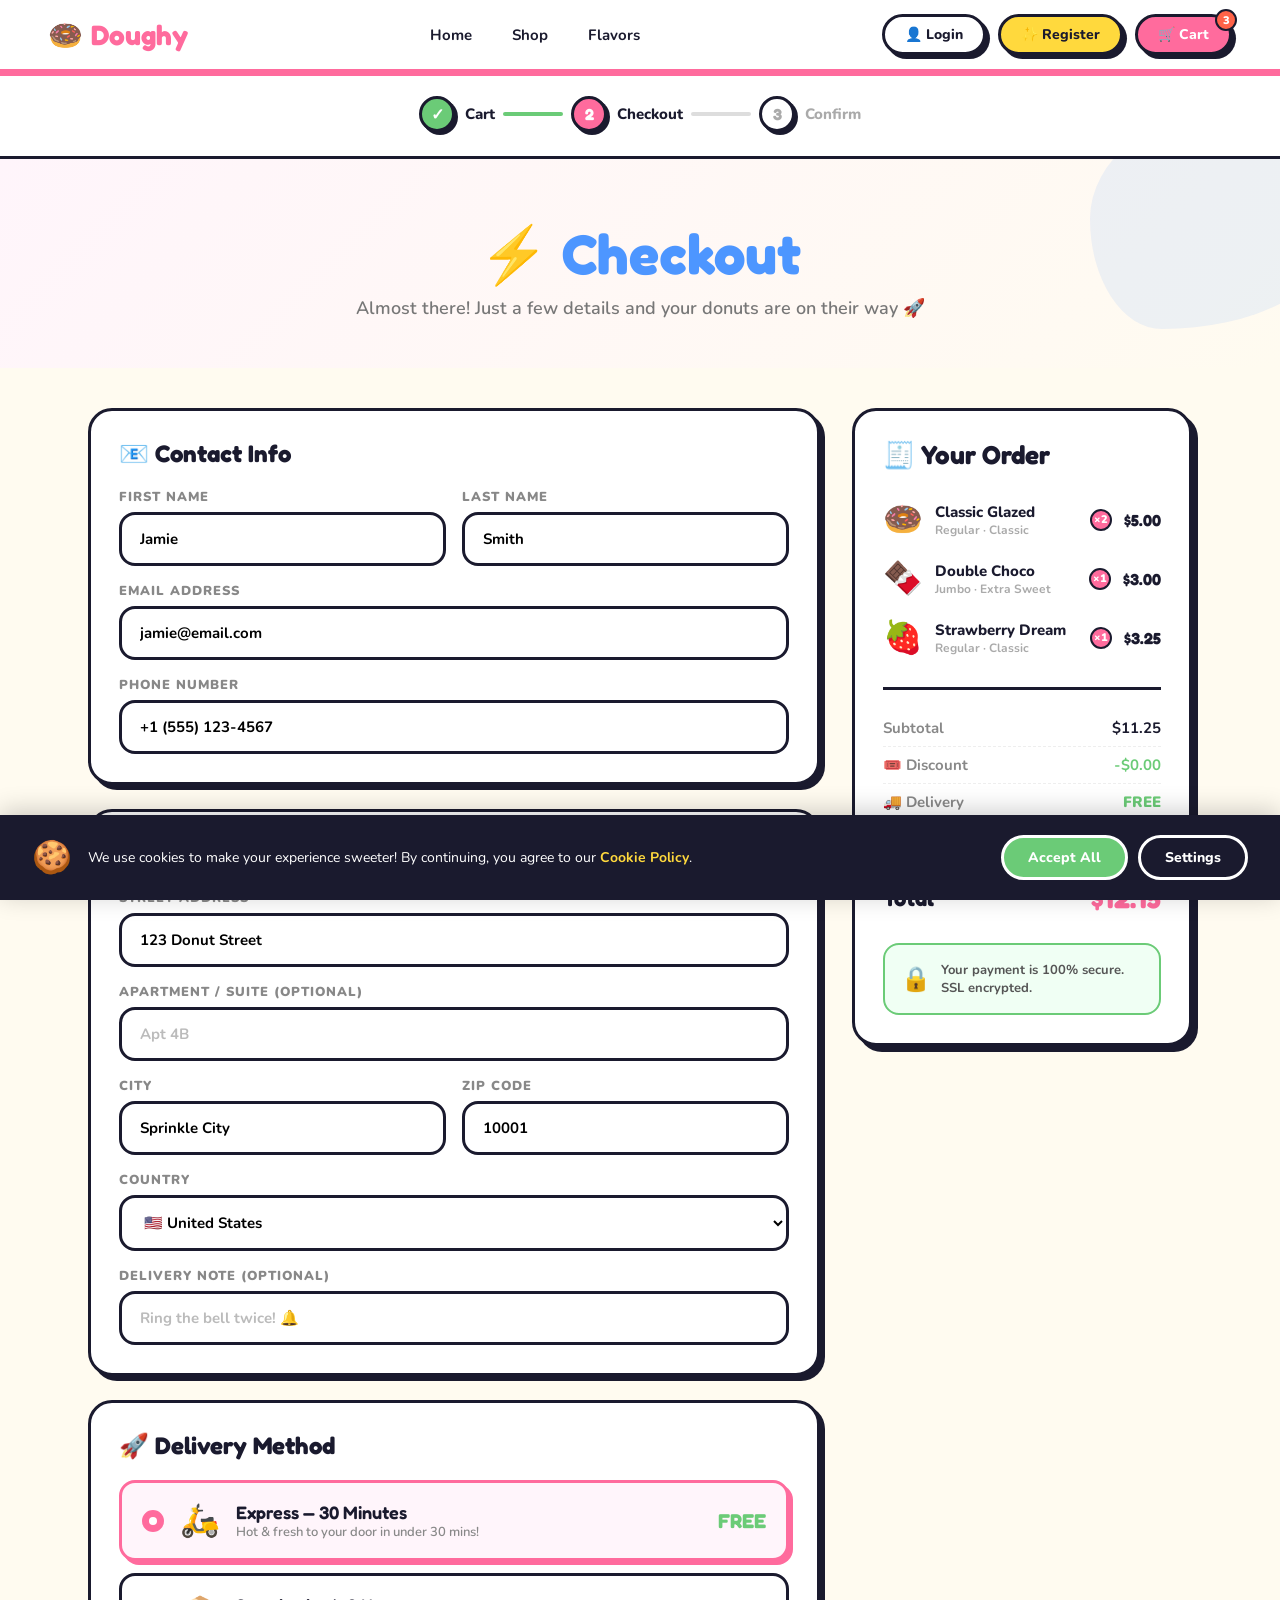
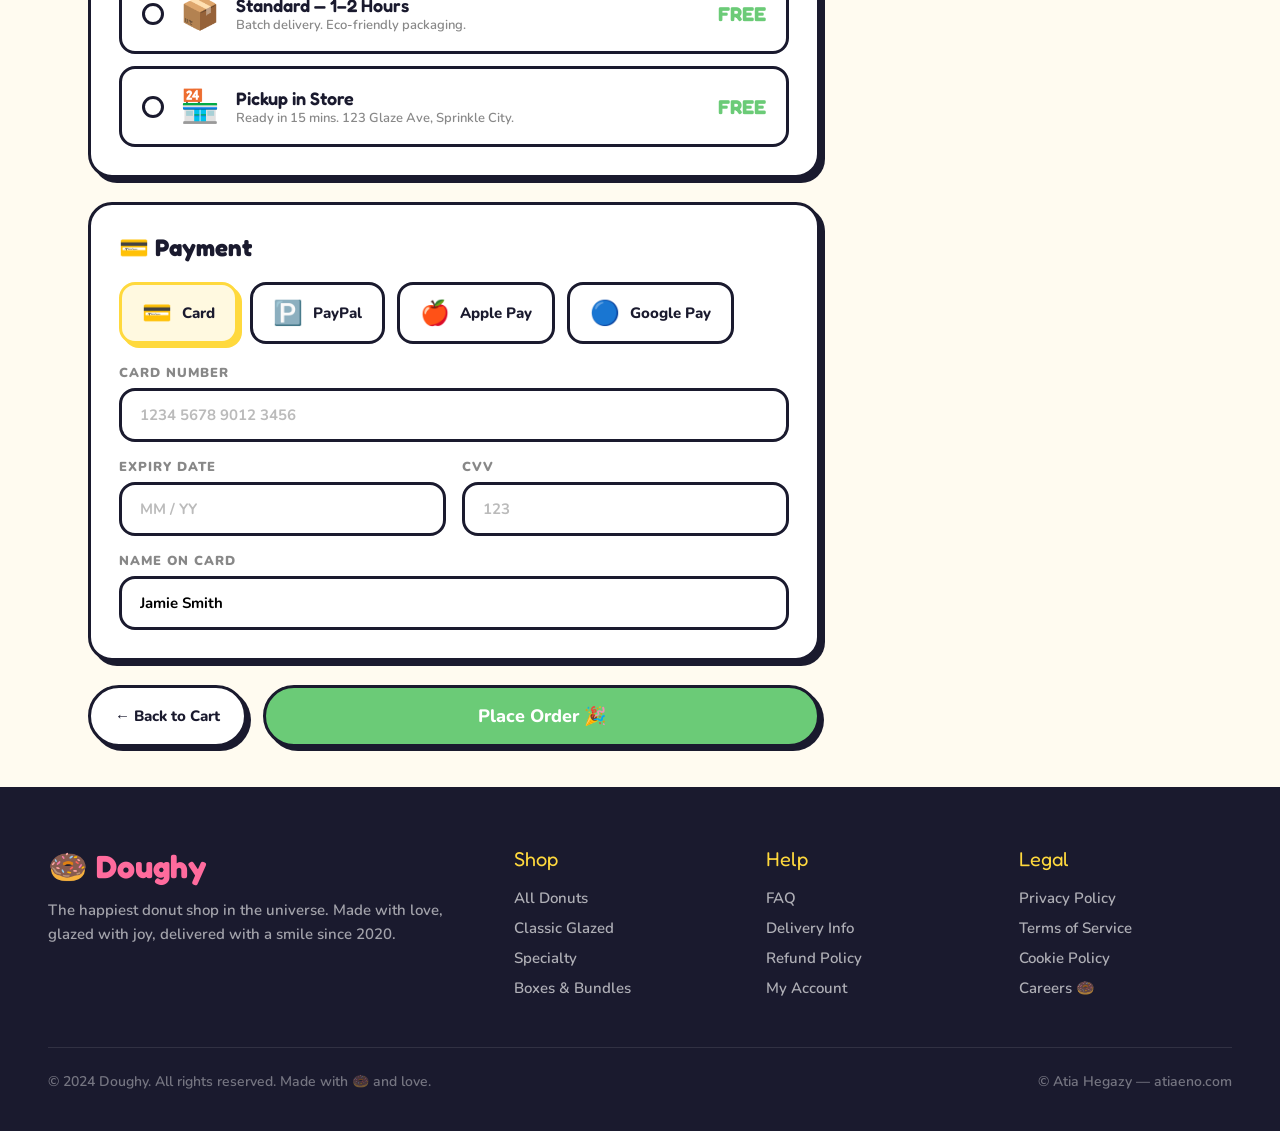
<file: checkout.html>
<!-- © Atia Hegazy — atiaeno.com -->
<!DOCTYPE html>
<html lang="en">

<head>
  <meta charset="UTF-8" />
  <meta name="viewport" content="width=device-width, initial-scale=1.0" />
  <title>Checkout — Doughy 🍩</title>
  <link rel="preconnect" href="https://fonts.googleapis.com" />
  <link rel="preconnect" href="https://fonts.gstatic.com" crossorigin />
  <link
    href="https://fonts.googleapis.com/css2?family=Fredoka:wght@400;500;600;700&family=Nunito:wght@400;600;700;800;900&display=swap"
    rel="stylesheet" />
  <link rel="stylesheet" href="style.css" />
</head>

<body>

  <nav>
    <a href="index.html" class="nav-logo">🍩 <span>Doughy</span></a>
    <div class="nav-links">
      <a href="index.html">Home</a>
      <a href="shop.html">Shop</a>
      <a href="product.html">Flavors</a>
    </div>
    <div class="nav-actions">
      <a href="login.html" class="btn btn-white btn-sm">👤 Login</a>
      <a href="register.html" class="btn btn-yellow btn-sm">✨ Register</a>
      <a href="cart.html" class="btn btn-pink cart-btn btn-sm">🛒 Cart <span class="cart-badge">3</span></a>
    </div>
    <button class="hamburger" onclick="openMobileNav()"
      aria-label="Menu"><span></span><span></span><span></span></button>
  </nav>
  <!-- MOBILE NAV -->
  <div class="mobile-nav" id="mobileNav">
    <div class="mobile-nav-overlay" onclick="closeMobileNav()"></div>
    <div class="mobile-nav-drawer">
      <div class="mobile-nav-header">
        <a href="index.html" class="mobile-nav-logo">🍩 <span>Doughy</span></a>
        <div class="mobile-close" onclick="closeMobileNav()">✕</div>
      </div>
      <div class="mobile-nav-links">
        <a href="index.html">🏠 Home</a>
        <a href="shop.html">🍩 Shop</a>
        <a href="product.html">✨ Flavors</a>
      </div>
      <div class="mobile-nav-actions">
        <a href="login.html" class="btn btn-white">👤 Login</a>
        <a href="register.html" class="btn btn-yellow">✨ Register</a>
        <a href="cart.html" class="btn btn-pink cart-btn">🛒 Cart <span class="cart-badge">3</span></a>
      </div>
    </div>
  </div>

  <!-- PROGRESS -->
  <div class="progress-bar">
    <div class="progress-step step-done">
      <div class="step-circle">✓</div> Cart
    </div>
    <div class="step-line done"></div>
    <div class="progress-step step-active">
      <div class="step-circle">2</div> Checkout
    </div>
    <div class="step-line"></div>
    <div class="progress-step step-inactive">
      <div class="step-circle">3</div> Confirm
    </div>
  </div>

  <div class="page-header">
    <div class="ph-blob"></div>
    <h1>⚡ <span class="text-blue">Checkout</span></h1>
    <p>Almost there! Just a few details and your donuts are on their way 🚀</p>
  </div>

  <div class="checkout-layout">
    <!-- FORM -->
    <div class="checkout-form">

      <!-- CONTACT -->
      <div class="form-section">
        <h2 class="form-section-title">📧 Contact Info</h2>
        <div class="form-grid">
          <div class="form-group">
            <label class="form-label">First Name</label>
            <input class="form-input" type="text" placeholder="Jamie" value="Jamie" />
          </div>
          <div class="form-group">
            <label class="form-label">Last Name</label>
            <input class="form-input" type="text" placeholder="Smith" value="Smith" />
          </div>
          <div class="form-group full">
            <label class="form-label">Email Address</label>
            <input class="form-input" type="email" placeholder="jamie@email.com" value="jamie@email.com" />
          </div>
          <div class="form-group full">
            <label class="form-label">Phone Number</label>
            <input class="form-input" type="tel" placeholder="+1 (555) 000-0000" value="+1 (555) 123-4567" />
          </div>
        </div>
      </div>

      <!-- DELIVERY ADDRESS -->
      <div class="form-section">
        <h2 class="form-section-title">🏠 Delivery Address</h2>
        <div class="form-grid">
          <div class="form-group full">
            <label class="form-label">Street Address</label>
            <input class="form-input" type="text" placeholder="123 Donut Street" value="123 Donut Street" />
          </div>
          <div class="form-group full">
            <label class="form-label">Apartment / Suite (optional)</label>
            <input class="form-input" type="text" placeholder="Apt 4B" />
          </div>
          <div class="form-group">
            <label class="form-label">City</label>
            <input class="form-input" type="text" placeholder="Sprinkle City" value="Sprinkle City" />
          </div>
          <div class="form-group">
            <label class="form-label">ZIP Code</label>
            <input class="form-input" type="text" placeholder="10001" value="10001" />
          </div>
          <div class="form-group full">
            <label class="form-label">Country</label>
            <select class="form-select">
              <option selected>🇺🇸 United States</option>
              <option>🇨🇦 Canada</option>
              <option>🇬🇧 United Kingdom</option>
              <option>🇦🇺 Australia</option>
            </select>
          </div>
          <div class="form-group full">
            <label class="form-label">Delivery Note (optional)</label>
            <input class="form-input" type="text" placeholder="Ring the bell twice! 🔔" />
          </div>
        </div>
      </div>

      <!-- DELIVERY METHOD -->
      <div class="form-section">
        <h2 class="form-section-title">🚀 Delivery Method</h2>
        <div class="delivery-options">
          <div class="delivery-option selected" onclick="selectDelivery(this)">
            <div class="delivery-radio"></div>
            <span class="delivery-emoji">🛵</span>
            <div class="delivery-info">
              <div class="delivery-name">Express — 30 Minutes</div>
              <div class="delivery-desc">Hot &amp; fresh to your door in under 30 mins!</div>
            </div>
            <div class="delivery-price free">FREE</div>
          </div>
          <div class="delivery-option" onclick="selectDelivery(this)">
            <div class="delivery-radio"></div>
            <span class="delivery-emoji">📦</span>
            <div class="delivery-info">
              <div class="delivery-name">Standard — 1–2 Hours</div>
              <div class="delivery-desc">Batch delivery. Eco-friendly packaging.</div>
            </div>
            <div class="delivery-price free">FREE</div>
          </div>
          <div class="delivery-option" onclick="selectDelivery(this)">
            <div class="delivery-radio"></div>
            <span class="delivery-emoji">🏪</span>
            <div class="delivery-info">
              <div class="delivery-name">Pickup in Store</div>
              <div class="delivery-desc">Ready in 15 mins. 123 Glaze Ave, Sprinkle City.</div>
            </div>
            <div class="delivery-price free">FREE</div>
          </div>
        </div>
      </div>

      <!-- PAYMENT -->
      <div class="form-section">
        <h2 class="form-section-title">💳 Payment</h2>
        <div class="payment-methods">
          <div class="pay-method selected" onclick="selectPayment(this, 'card')"><span class="pay-method-icon">💳</span>
            Card</div>
          <div class="pay-method" onclick="selectPayment(this, 'paypal')"><span class="pay-method-icon">🅿️</span>
            PayPal</div>
          <div class="pay-method" onclick="selectPayment(this, 'apple')"><span class="pay-method-icon">🍎</span> Apple
            Pay</div>
          <div class="pay-method" onclick="selectPayment(this, 'google')"><span class="pay-method-icon">🔵</span> Google
            Pay</div>
        </div>

        <div class="card-fields active" id="card-fields">
          <div class="form-grid">
            <div class="form-group full">
              <label class="form-label">Card Number</label>
              <input class="form-input" type="text" placeholder="1234 5678 9012 3456" maxlength="19"
                oninput="formatCard(this)" />
            </div>
            <div class="form-group">
              <label class="form-label">Expiry Date</label>
              <input class="form-input" type="text" placeholder="MM / YY" maxlength="7" />
            </div>
            <div class="form-group">
              <label class="form-label">CVV</label>
              <input class="form-input" type="text" placeholder="123" maxlength="4" />
            </div>
            <div class="form-group full">
              <label class="form-label">Name on Card</label>
              <input class="form-input" type="text" placeholder="Jamie Smith" value="Jamie Smith" />
            </div>
          </div>
        </div>

        <div class="card-fields pay-method-info" id="paypal-fields">
          🅿️ You'll be redirected to PayPal to complete payment securely.
        </div>
        <div class="card-fields pay-method-info" id="apple-fields">
          🍎 Use Touch ID or Face ID to pay with Apple Pay.
        </div>
        <div class="card-fields pay-method-info" id="google-fields">
          🔵 Use your Google account to pay instantly.
        </div>
      </div>

      <div class="checkout-actions">
        <a href="cart.html" class="btn btn-white">← Back to Cart</a>
        <button class="btn btn-green btn-place-order" onclick="placeOrder()">Place Order 🎉</button>
      </div>
    </div>

    <!-- SUMMARY SIDEBAR -->
    <aside class="summary-sidebar">
      <div class="summary-card">
        <h2 class="summary-title">🧾 Your Order</h2>
        <div class="summary-items">
          <div class="summary-item">
            <span class="si-emoji">🍩</span>
            <div class="si-info">
              <div class="si-name">Classic Glazed</div>
              <div class="si-opts">Regular · Classic</div>
            </div>
            <span class="si-qty">×2</span>
            <span class="si-price">$5.00</span>
          </div>
          <div class="summary-item">
            <span class="si-emoji">🍫</span>
            <div class="si-info">
              <div class="si-name">Double Choco</div>
              <div class="si-opts">Jumbo · Extra Sweet</div>
            </div>
            <span class="si-qty">×1</span>
            <span class="si-price">$3.00</span>
          </div>
          <div class="summary-item">
            <span class="si-emoji">🍓</span>
            <div class="si-info">
              <div class="si-name">Strawberry Dream</div>
              <div class="si-opts">Regular · Classic</div>
            </div>
            <span class="si-qty">×1</span>
            <span class="si-price">$3.25</span>
          </div>
        </div>
        <div class="summary-row"><span class="label">Subtotal</span><span>$11.25</span></div>
        <div class="summary-row"><span class="label text-green">🎟️ Discount</span><span
            class="text-green">-$0.00</span></div>
        <div class="summary-row"><span class="label">🚚 Delivery</span><span class="text-green-bold">FREE</span></div>
        <div class="summary-row"><span class="label">🧂 Tax (8%)</span><span>$0.90</span></div>
        <div class="summary-row total"><span class="label">Total</span><span class="summary-total-price">$12.15</span>
        </div>

        <div class="secure-badge">
          <span class="secure-badge-icon">🔒</span>
          <span class="secure-badge-text">Your payment is 100% secure. SSL encrypted.</span>
        </div>
      </div>
    </aside>
  </div>

  <!-- SUCCESS OVERLAY -->
  <div class="success-overlay" id="successOverlay">
    <div class="success-card">
      <span class="success-emoji">🎉</span>
      <h2 class="success-title">Order Placed!</h2>
      <div class="order-num">Order #DOU-20240316</div>
      <p class="success-desc">Your donuts are being lovingly prepared and will arrive at your door in 30 minutes! Keep
        an eye on your email for updates 🍩</p>
      <div class="success-actions">
        <a href="account.html" class="btn btn-pink">Track Order 🛵</a>
        <a href="shop.html" class="btn btn-white">Order More! 🍩</a>
      </div>
    </div>
  </div>

  <footer>
    <div class="footer-grid">
      <div>
        <div class="footer-brand">🍩 <span>Doughy</span></div>
        <div class="footer-desc">The happiest donut shop in the universe. Made with love, glazed with joy, delivered
          with a smile since 2020.</div>
      </div>
      <div>
        <div class="footer-heading">Shop</div>
        <ul class="footer-links">
          <li><a href="shop.html">All Donuts</a></li>
          <li><a href="shop.html">Classic Glazed</a></li>
          <li><a href="shop.html">Specialty</a></li>
          <li><a href="shop.html">Boxes &amp; Bundles</a></li>
        </ul>
      </div>
      <div>
        <div class="footer-heading">Help</div>
        <ul class="footer-links">
          <li><a href="faq.html">FAQ</a></li>
          <li><a href="delivery.html">Delivery Info</a></li>
          <li><a href="refund.html">Refund Policy</a></li>
          <li><a href="account.html">My Account</a></li>
        </ul>
      </div>
      <div>
        <div class="footer-heading">Legal</div>
        <ul class="footer-links">
          <li><a href="privacy.html">Privacy Policy</a></li>
          <li><a href="terms.html">Terms of Service</a></li>
          <li><a href="cookies.html">Cookie Policy</a></li>
          <li><a href="#">Careers 🍩</a></li>
        </ul>
      </div>
    </div>
    <div class="footer-bottom">
      <p>© 2024 Doughy. All rights reserved. Made with 🍩 and love.</p>
      <p>© Atia Hegazy — atiaeno.com</p>
    </div>
  </footer>

  <script>
    function openMobileNav() {
      document.getElementById('mobileNav').classList.add('open');
      document.querySelector('.hamburger').classList.add('open');
      document.body.style.overflow = 'hidden';
    }
    function closeMobileNav() {
      document.getElementById('mobileNav').classList.remove('open');
      document.querySelector('.hamburger').classList.remove('open');
      document.body.style.overflow = '';
    }

    function selectDelivery(el) {
      document.querySelectorAll('.delivery-option').forEach(o => o.classList.remove('selected'));
      el.classList.add('selected');
    }

    function selectPayment(el, type) {
      document.querySelectorAll('.pay-method').forEach(m => m.classList.remove('selected'));
      el.classList.add('selected');
      document.querySelectorAll('.card-fields').forEach(f => f.classList.remove('active'));
      document.getElementById(type + '-fields').classList.add('active');
    }

    function formatCard(input) {
      let v = input.value.replace(/\D/g, '').substring(0, 16);
      input.value = v.replace(/(.{4})/g, '$1 ').trim();
    }

    function placeOrder() {
      document.getElementById('successOverlay').classList.add('show');
      spawnConfetti();
    }

    function spawnConfetti() {
      const colors = ['#FF6B9D', '#FFD93D', '#6BCB77', '#4D96FF', '#FF6348'];
      for (let i = 0; i < 60; i++) {
        setTimeout(() => {
          const el = document.createElement('div');
          el.className = 'confetti-piece';
          el.style.cssText = `left:${Math.random() * 100}vw;background:${colors[Math.floor(Math.random() * colors.length)]};animation-duration:${1.2 + Math.random() * 1.5}s;animation-delay:${Math.random() * 0.5}s;`;
          document.body.appendChild(el);
          setTimeout(() => el.remove(), 2500);
        }, i * 30);
      }
    }
  </script>

  <!-- COOKIE CONSENT BAR -->
  <div class="cookie-bar" id="cookieBar">
    <div class="cookie-bar-content">
      <span class="cookie-bar-emoji">🍪</span>
      <div class="cookie-bar-text">We use cookies to make your experience sweeter! By continuing, you agree to our <a
          href="cookies.html">Cookie Policy</a>.</div>
    </div>
    <div class="cookie-bar-actions">
      <button class="cookie-btn cookie-btn--accept" onclick="acceptCookies()">Accept All</button>
      <button class="cookie-btn cookie-btn--settings" onclick="window.location.href='cookies.html'">Settings</button>
    </div>
  </div>
  <script>
    if (!localStorage.getItem('doughy_consent')) {
      setTimeout(function () { document.getElementById('cookieBar').classList.add('show'); }, 1500);
    }
    function acceptCookies() {
      localStorage.setItem('doughy_consent', 'accepted');
      document.getElementById('cookieBar').classList.remove('show');
    }
  </script>
</body>

</html>
</file>
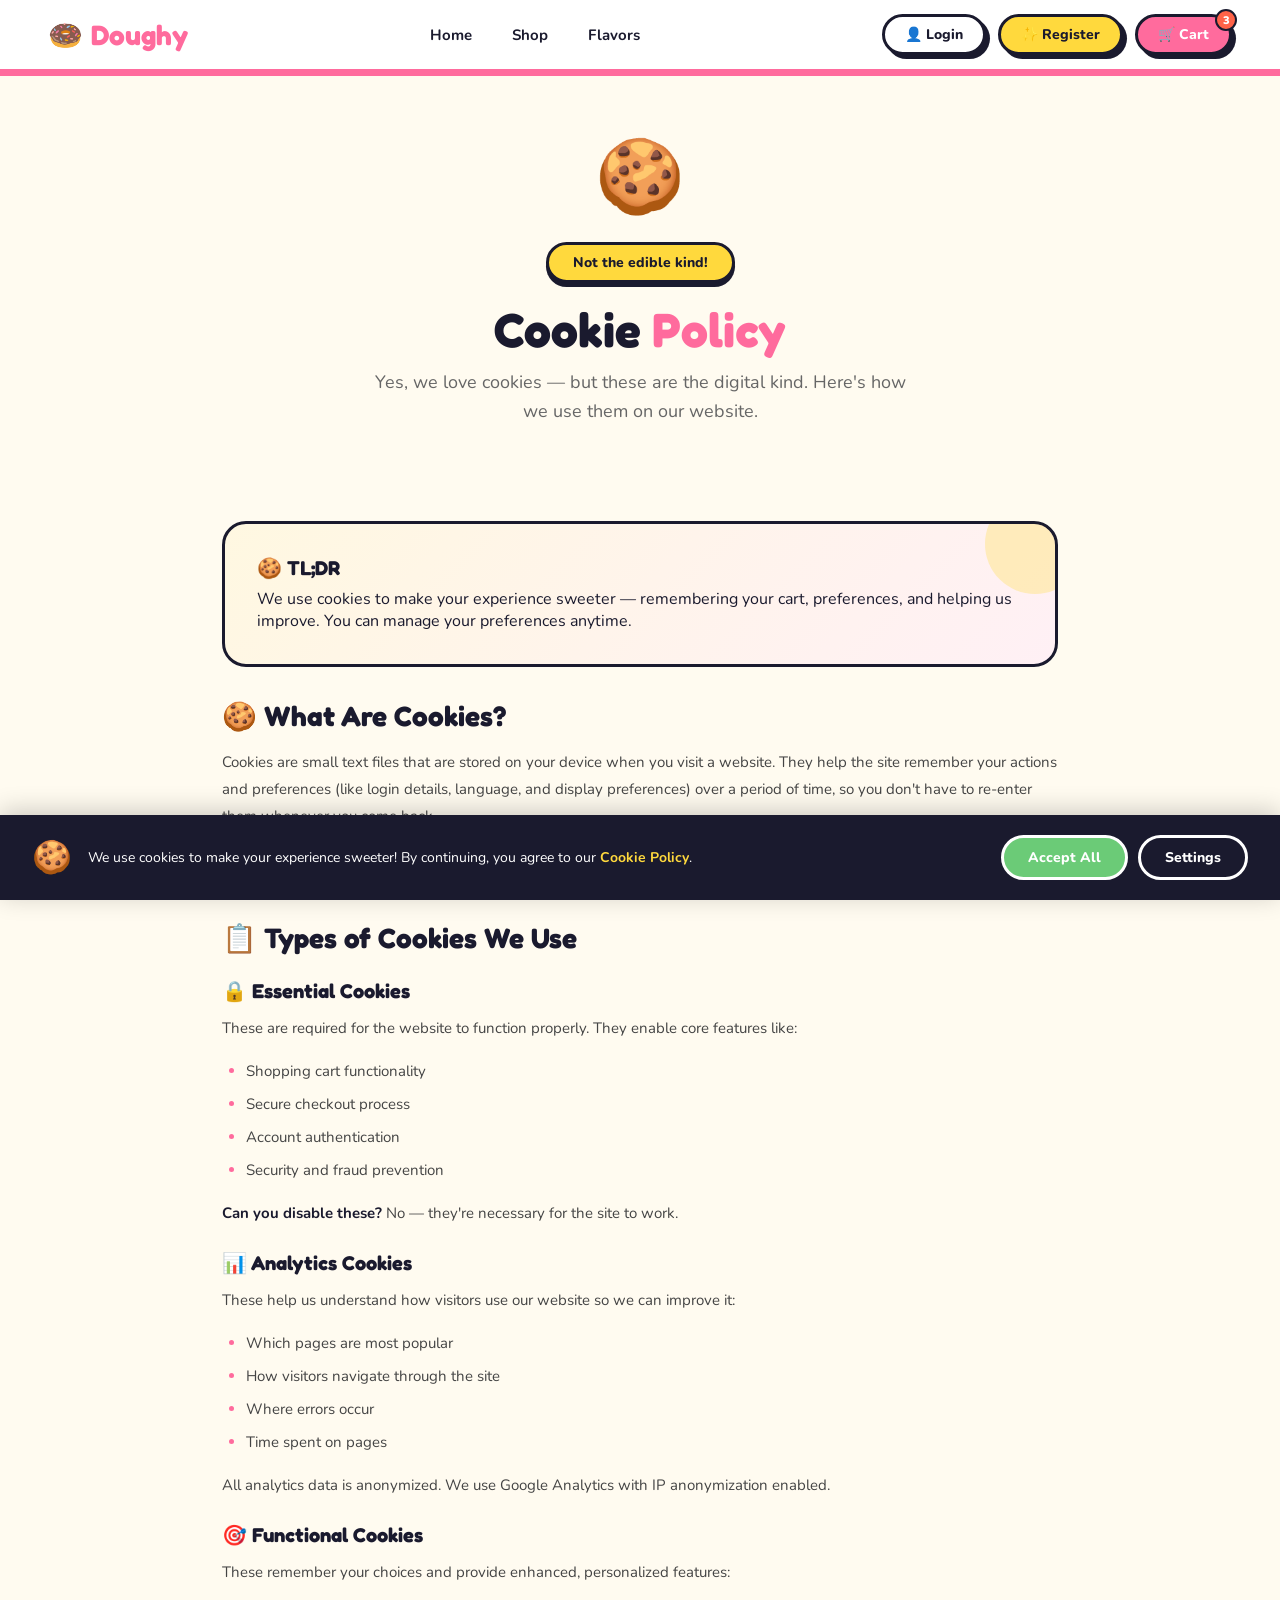
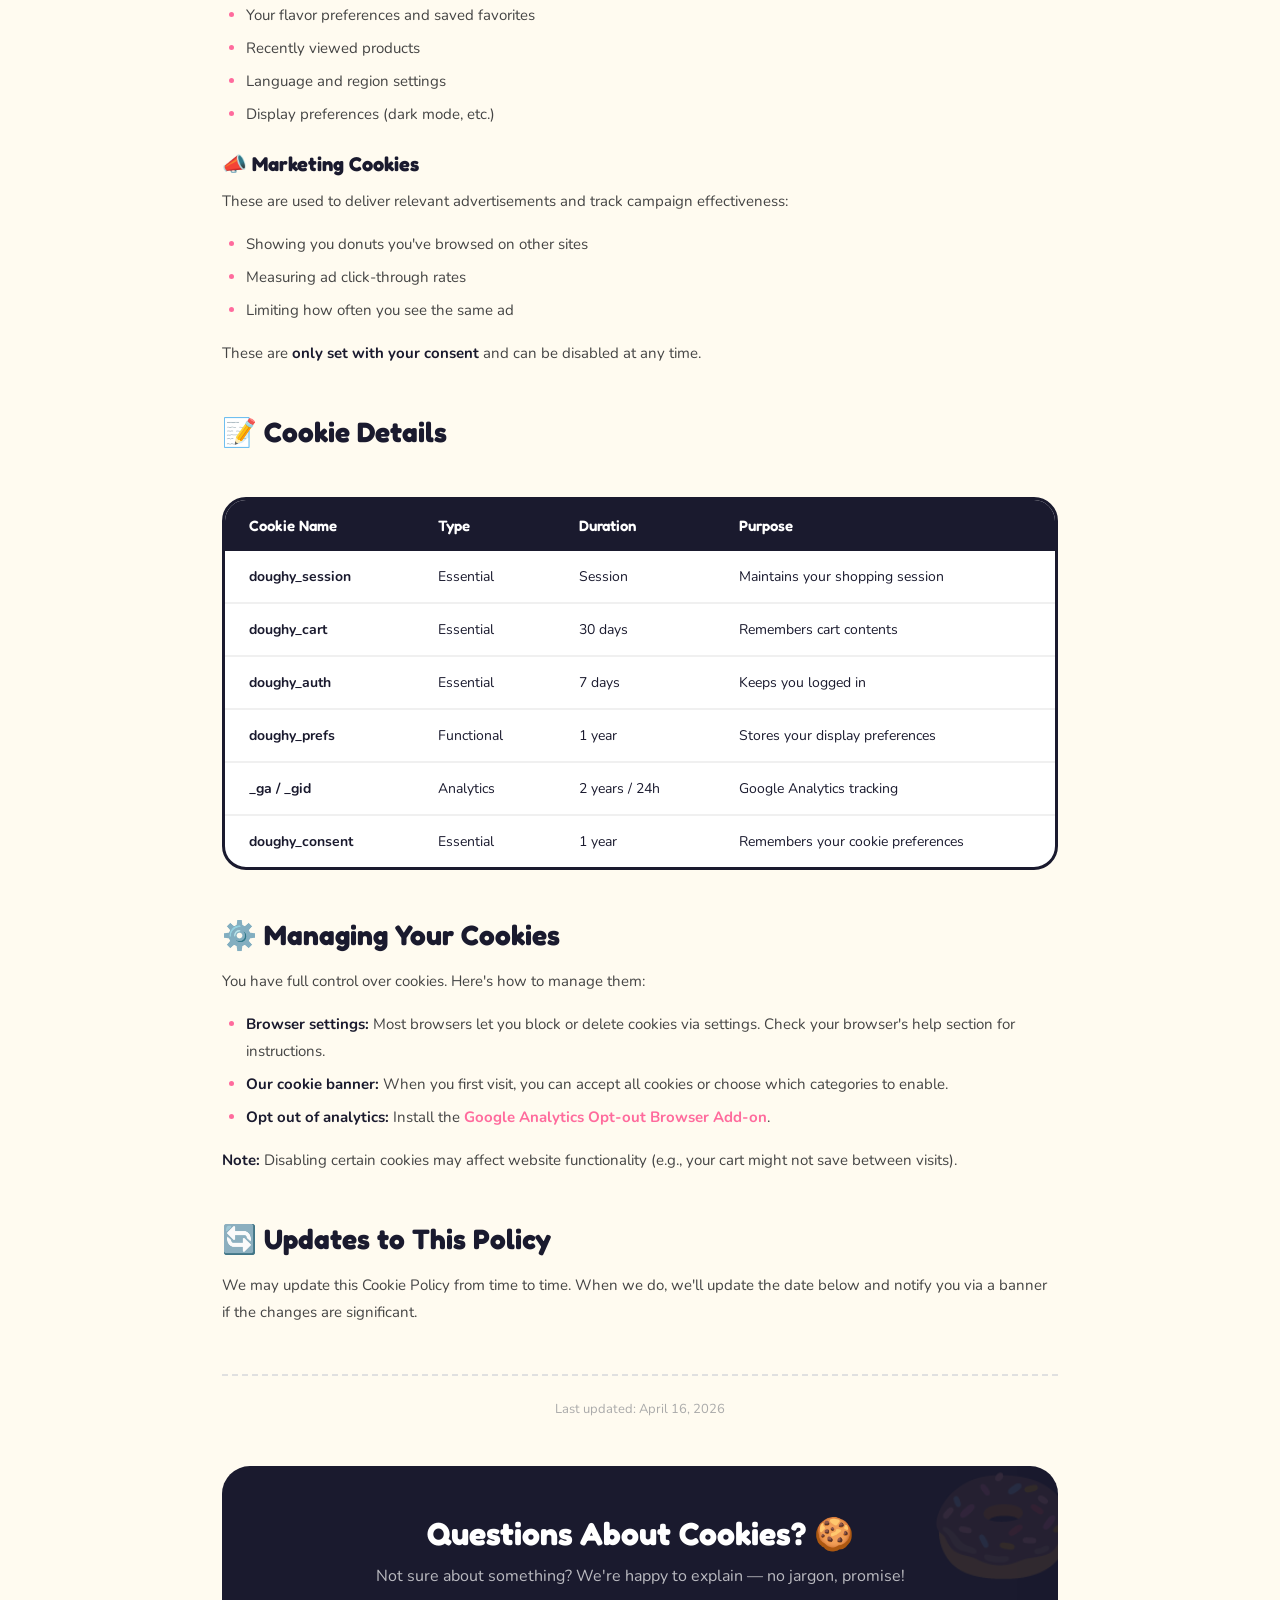
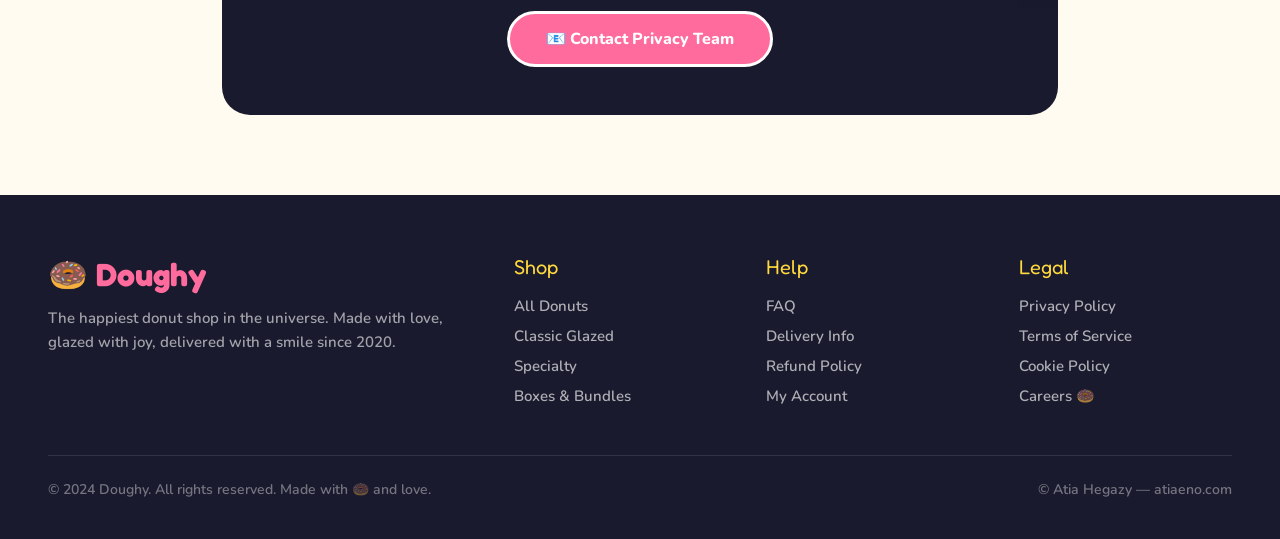
<file: cookies.html>
<!-- © Atia Hegazy — atiaeno.com -->
<!DOCTYPE html>
<html lang="en">

<head>
  <meta charset="UTF-8" />
  <meta name="viewport" content="width=device-width, initial-scale=1.0" />
  <title>Cookie Policy — Doughy 🍩</title>
  <link rel="preconnect" href="https://fonts.googleapis.com" />
  <link rel="preconnect" href="https://fonts.gstatic.com" crossorigin />
  <link
    href="https://fonts.googleapis.com/css2?family=Fredoka:wght@400;500;600;700&family=Nunito:wght@400;600;700;800;900&display=swap"
    rel="stylesheet" />
  <link rel="stylesheet" href="style.css" />
</head>

<body>

  <nav>
    <a href="index.html" class="nav-logo">🍩 <span>Doughy</span></a>
    <div class="nav-links">
      <a href="index.html">Home</a>
      <a href="shop.html">Shop</a>
      <a href="product.html">Flavors</a>
    </div>
    <div class="nav-actions">
      <a href="login.html" class="btn btn-white btn-sm">👤 Login</a>
      <a href="register.html" class="btn btn-yellow btn-sm">✨ Register</a>
      <a href="cart.html" class="btn btn-pink cart-btn btn-sm">🛒 Cart <span class="cart-badge">3</span></a>
    </div>
    <button class="hamburger" onclick="openMobileNav()"
      aria-label="Menu"><span></span><span></span><span></span></button>
  </nav>
  <!-- MOBILE NAV -->
  <div class="mobile-nav" id="mobileNav">
    <div class="mobile-nav-overlay" onclick="closeMobileNav()"></div>
    <div class="mobile-nav-drawer">
      <div class="mobile-nav-header">
        <a href="index.html" class="mobile-nav-logo">🍩 <span>Doughy</span></a>
        <div class="mobile-close" onclick="closeMobileNav()">✕</div>
      </div>
      <div class="mobile-nav-links">
        <a href="index.html">🏠 Home</a>
        <a href="shop.html">🍩 Shop</a>
        <a href="product.html">✨ Flavors</a>
      </div>
      <div class="mobile-nav-actions">
        <a href="login.html" class="btn btn-white">👤 Login</a>
        <a href="register.html" class="btn btn-yellow">✨ Register</a>
        <a href="cart.html" class="btn btn-pink cart-btn">🛒 Cart <span class="cart-badge">3</span></a>
      </div>
    </div>
  </div>

  <div class="info-hero">
    <span class="info-hero-emoji">🍪</span>
    <span class="info-hero-badge">Not the edible kind!</span>
    <h1>Cookie <span class="text-pink">Policy</span></h1>
    <p>Yes, we love cookies — but these are the digital kind. Here's how we use them on our website.</p>
  </div>

  <div class="info-page">

    <div class="info-highlight">
      <h3>🍪 TL;DR</h3>
      <p>We use cookies to make your experience sweeter — remembering your cart, preferences, and helping us improve.
        You can manage your preferences anytime.</p>
    </div>

    <div class="info-content">
      <h2>🍪 What Are Cookies?</h2>
      <p>Cookies are small text files that are stored on your device when you visit a website. They help the site
        remember your actions and preferences (like login details, language, and display preferences) over a period of
        time, so you don't have to re-enter them whenever you come back.</p>
      <p>Despite sharing a name with our delicious baked goods, these cookies are purely digital — no sprinkles
        involved.</p>
    </div>

    <div class="info-content">
      <h2>📋 Types of Cookies We Use</h2>

      <h3>🔒 Essential Cookies</h3>
      <p>These are required for the website to function properly. They enable core features like:</p>
      <ul>
        <li>Shopping cart functionality</li>
        <li>Secure checkout process</li>
        <li>Account authentication</li>
        <li>Security and fraud prevention</li>
      </ul>
      <p><strong>Can you disable these?</strong> No — they're necessary for the site to work.</p>

      <h3>📊 Analytics Cookies</h3>
      <p>These help us understand how visitors use our website so we can improve it:</p>
      <ul>
        <li>Which pages are most popular</li>
        <li>How visitors navigate through the site</li>
        <li>Where errors occur</li>
        <li>Time spent on pages</li>
      </ul>
      <p>All analytics data is anonymized. We use Google Analytics with IP anonymization enabled.</p>

      <h3>🎯 Functional Cookies</h3>
      <p>These remember your choices and provide enhanced, personalized features:</p>
      <ul>
        <li>Your flavor preferences and saved favorites</li>
        <li>Recently viewed products</li>
        <li>Language and region settings</li>
        <li>Display preferences (dark mode, etc.)</li>
      </ul>

      <h3>📣 Marketing Cookies</h3>
      <p>These are used to deliver relevant advertisements and track campaign effectiveness:</p>
      <ul>
        <li>Showing you donuts you've browsed on other sites</li>
        <li>Measuring ad click-through rates</li>
        <li>Limiting how often you see the same ad</li>
      </ul>
      <p>These are <strong>only set with your consent</strong> and can be disabled at any time.</p>
    </div>

    <!-- COOKIES TABLE -->
    <div class="info-content">
      <h2>📝 Cookie Details</h2>
    </div>

    <div class="info-table-wrap">
      <table class="info-table">
        <thead>
          <tr>
            <th>Cookie Name</th>
            <th>Type</th>
            <th>Duration</th>
            <th>Purpose</th>
          </tr>
        </thead>
        <tbody>
          <tr>
            <td><strong>doughy_session</strong></td>
            <td>Essential</td>
            <td>Session</td>
            <td>Maintains your shopping session</td>
          </tr>
          <tr>
            <td><strong>doughy_cart</strong></td>
            <td>Essential</td>
            <td>30 days</td>
            <td>Remembers cart contents</td>
          </tr>
          <tr>
            <td><strong>doughy_auth</strong></td>
            <td>Essential</td>
            <td>7 days</td>
            <td>Keeps you logged in</td>
          </tr>
          <tr>
            <td><strong>doughy_prefs</strong></td>
            <td>Functional</td>
            <td>1 year</td>
            <td>Stores your display preferences</td>
          </tr>
          <tr>
            <td><strong>_ga / _gid</strong></td>
            <td>Analytics</td>
            <td>2 years / 24h</td>
            <td>Google Analytics tracking</td>
          </tr>
          <tr>
            <td><strong>doughy_consent</strong></td>
            <td>Essential</td>
            <td>1 year</td>
            <td>Remembers your cookie preferences</td>
          </tr>
        </tbody>
      </table>
    </div>

    <div class="info-content">
      <h2>⚙️ Managing Your Cookies</h2>
      <p>You have full control over cookies. Here's how to manage them:</p>
      <ul>
        <li><strong>Browser settings:</strong> Most browsers let you block or delete cookies via settings. Check your
          browser's help section for instructions.</li>
        <li><strong>Our cookie banner:</strong> When you first visit, you can accept all cookies or choose which
          categories to enable.</li>
        <li><strong>Opt out of analytics:</strong> Install the <a href="https://tools.google.com/dlpage/gaoptout"
            target="_blank">Google Analytics Opt-out Browser Add-on</a>.</li>
      </ul>
      <p><strong>Note:</strong> Disabling certain cookies may affect website functionality (e.g., your cart might not
        save between visits).</p>
    </div>

    <div class="info-content">
      <h2>🔄 Updates to This Policy</h2>
      <p>We may update this Cookie Policy from time to time. When we do, we'll update the date below and notify you via
        a banner if the changes are significant.</p>
    </div>

    <div class="info-updated">Last updated: April 16, 2026</div>

    <div class="info-cta">
      <h2>Questions About Cookies? 🍪</h2>
      <p>Not sure about something? We're happy to explain — no jargon, promise!</p>
      <a href="mailto:privacy@doughy.com">📧 Contact Privacy Team</a>
    </div>
  </div>

  <footer>
    <div class="footer-grid">
      <div>
        <div class="footer-brand">🍩 <span>Doughy</span></div>
        <div class="footer-desc">The happiest donut shop in the universe. Made with love, glazed with joy, delivered
          with a smile since 2020.</div>
      </div>
      <div>
        <div class="footer-heading">Shop</div>
        <ul class="footer-links">
          <li><a href="shop.html">All Donuts</a></li>
          <li><a href="shop.html">Classic Glazed</a></li>
          <li><a href="shop.html">Specialty</a></li>
          <li><a href="shop.html">Boxes &amp; Bundles</a></li>
        </ul>
      </div>
      <div>
        <div class="footer-heading">Help</div>
        <ul class="footer-links">
          <li><a href="faq.html">FAQ</a></li>
          <li><a href="delivery.html">Delivery Info</a></li>
          <li><a href="refund.html">Refund Policy</a></li>
          <li><a href="account.html">My Account</a></li>
        </ul>
      </div>
      <div>
        <div class="footer-heading">Legal</div>
        <ul class="footer-links">
          <li><a href="privacy.html">Privacy Policy</a></li>
          <li><a href="terms.html">Terms of Service</a></li>
          <li><a href="cookies.html">Cookie Policy</a></li>
          <li><a href="#">Careers 🍩</a></li>
        </ul>
      </div>
    </div>
    <div class="footer-bottom">
      <p>&copy; 2024 Doughy. All rights reserved. Made with 🍩 and love.</p>
      <p>&copy; Atia Hegazy — atiaeno.com</p>
    </div>
  </footer>

  <script>
    function openMobileNav() {
      document.getElementById('mobileNav').classList.add('open');
      document.querySelector('.hamburger').classList.add('open');
      document.body.style.overflow = 'hidden';
    }
    function closeMobileNav() {
      document.getElementById('mobileNav').classList.remove('open');
      document.querySelector('.hamburger').classList.remove('open');
      document.body.style.overflow = '';
    }
  </script>

  <!-- COOKIE CONSENT BAR -->
  <div class="cookie-bar" id="cookieBar">
    <div class="cookie-bar-content">
      <span class="cookie-bar-emoji">🍪</span>
      <div class="cookie-bar-text">We use cookies to make your experience sweeter! By continuing, you agree to our <a
          href="cookies.html">Cookie Policy</a>.</div>
    </div>
    <div class="cookie-bar-actions">
      <button class="cookie-btn cookie-btn--accept" onclick="acceptCookies()">Accept All</button>
      <button class="cookie-btn cookie-btn--settings" onclick="window.location.href='cookies.html'">Settings</button>
    </div>
  </div>
  <script>
    if (!localStorage.getItem('doughy_consent')) {
      setTimeout(function () { document.getElementById('cookieBar').classList.add('show'); }, 1500);
    }
    function acceptCookies() {
      localStorage.setItem('doughy_consent', 'accepted');
      document.getElementById('cookieBar').classList.remove('show');
    }
  </script>
</body>

</html>
</file>
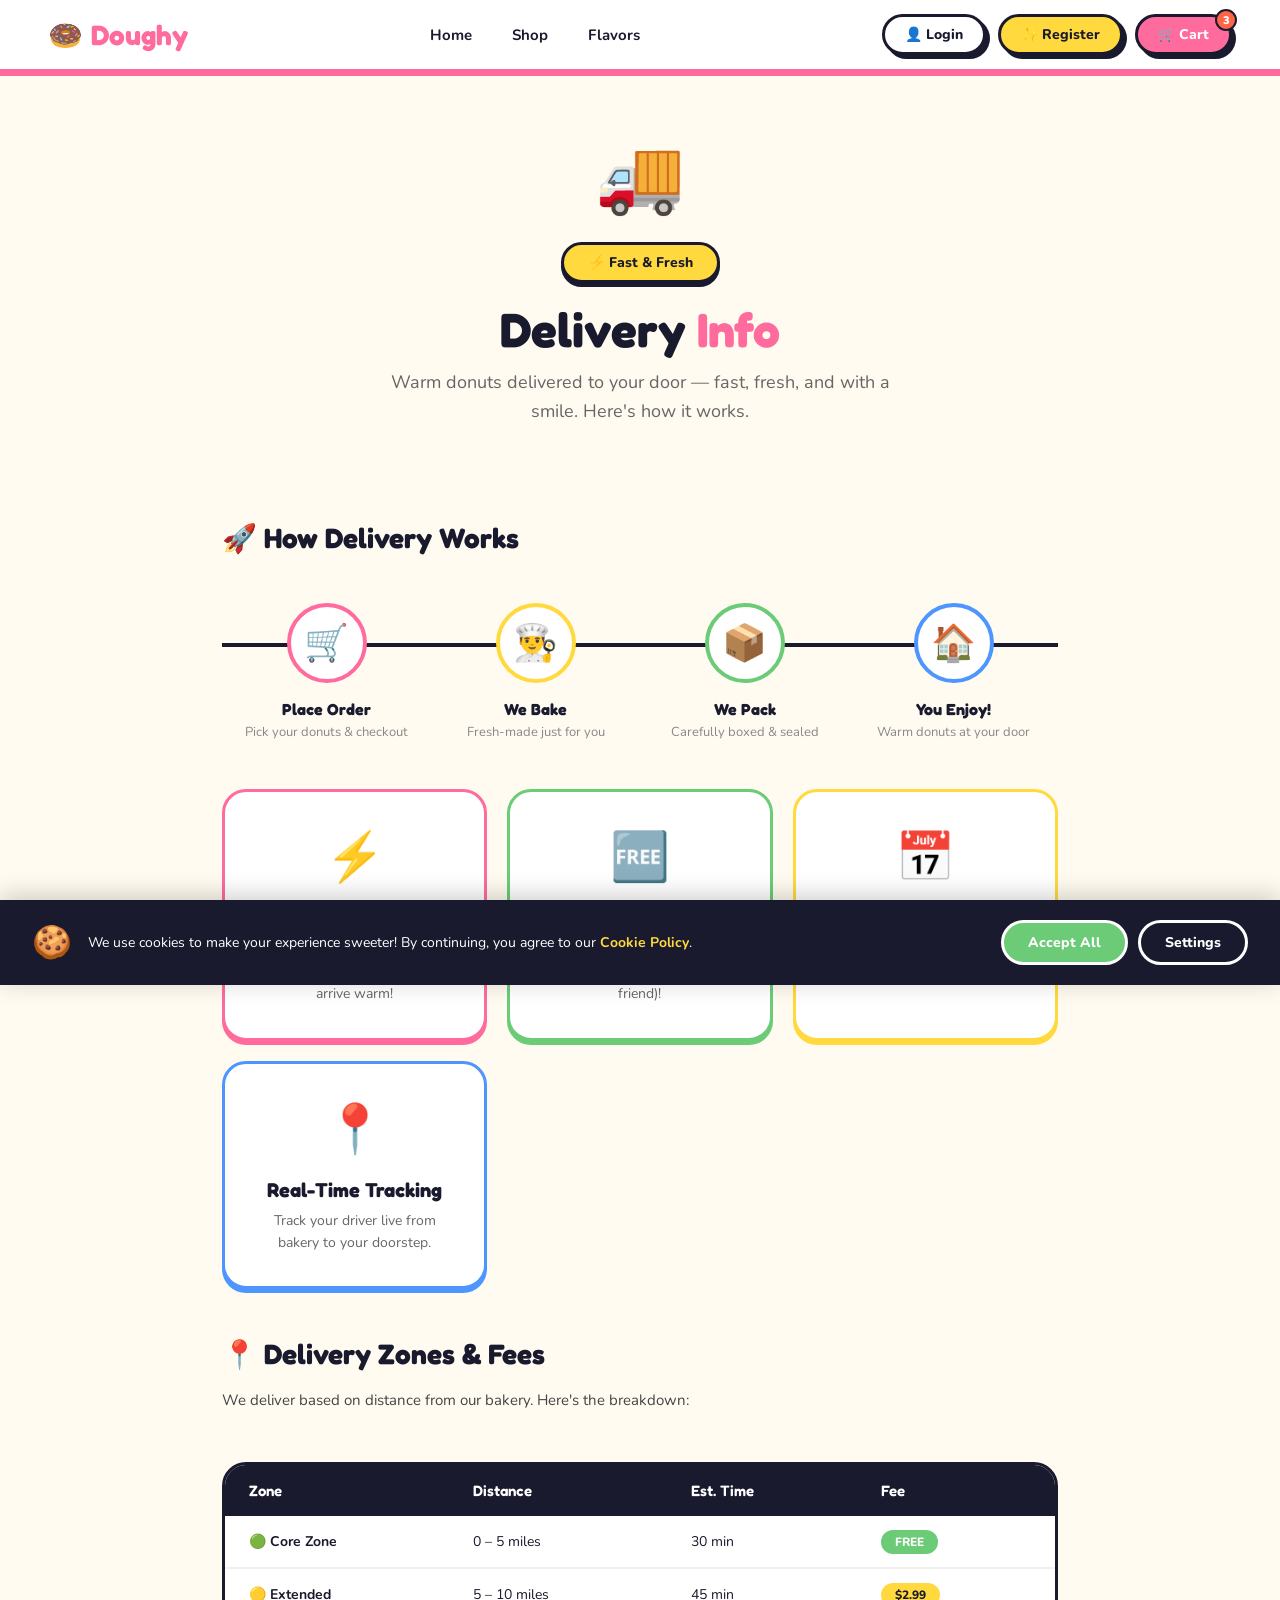
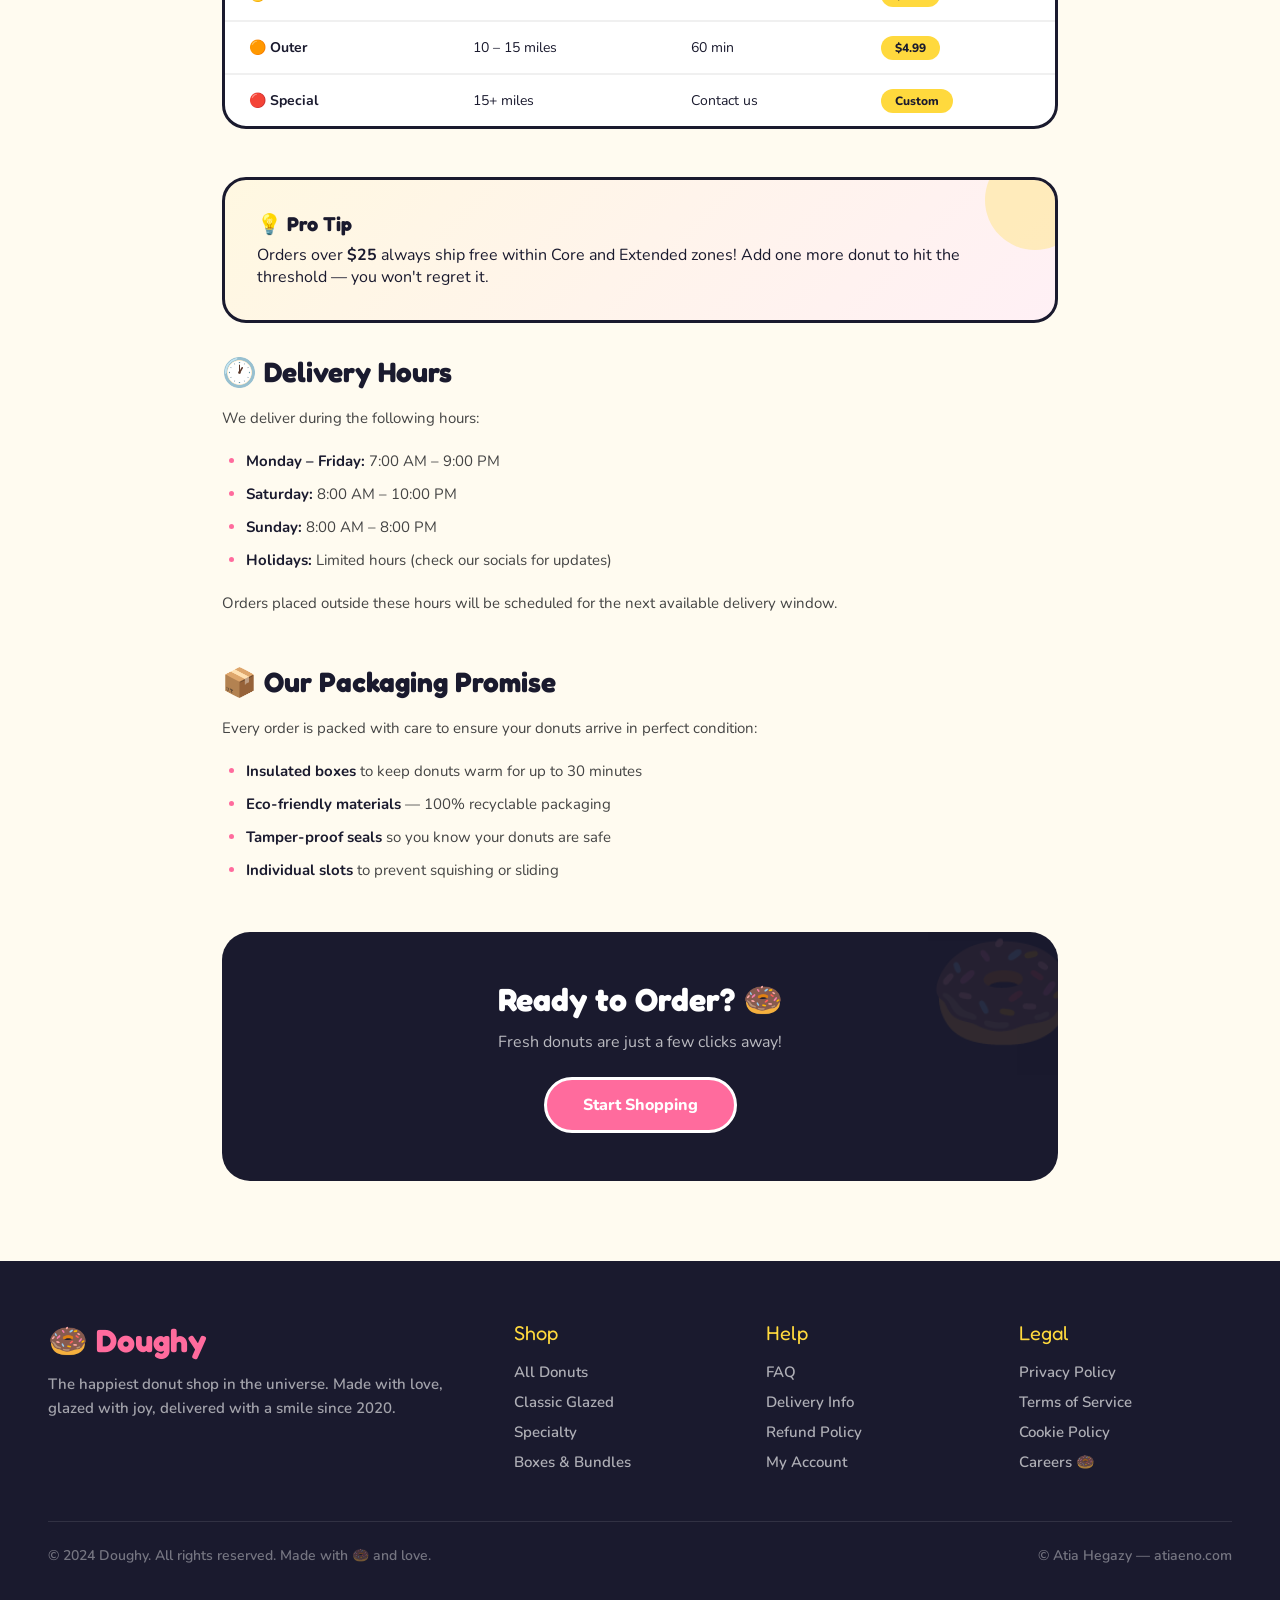
<file: delivery.html>
<!-- © Atia Hegazy — atiaeno.com -->
<!DOCTYPE html>
<html lang="en">

<head>
  <meta charset="UTF-8" />
  <meta name="viewport" content="width=device-width, initial-scale=1.0" />
  <title>Delivery Info — Doughy 🍩</title>
  <link rel="preconnect" href="https://fonts.googleapis.com" />
  <link rel="preconnect" href="https://fonts.gstatic.com" crossorigin />
  <link
    href="https://fonts.googleapis.com/css2?family=Fredoka:wght@400;500;600;700&family=Nunito:wght@400;600;700;800;900&display=swap"
    rel="stylesheet" />
  <link rel="stylesheet" href="style.css" />
</head>

<body>

  <nav>
    <a href="index.html" class="nav-logo">🍩 <span>Doughy</span></a>
    <div class="nav-links">
      <a href="index.html">Home</a>
      <a href="shop.html">Shop</a>
      <a href="product.html">Flavors</a>
    </div>
    <div class="nav-actions">
      <a href="login.html" class="btn btn-white btn-sm">👤 Login</a>
      <a href="register.html" class="btn btn-yellow btn-sm">✨ Register</a>
      <a href="cart.html" class="btn btn-pink cart-btn btn-sm">🛒 Cart <span class="cart-badge">3</span></a>
    </div>
    <button class="hamburger" onclick="openMobileNav()"
      aria-label="Menu"><span></span><span></span><span></span></button>
  </nav>
  <!-- MOBILE NAV -->
  <div class="mobile-nav" id="mobileNav">
    <div class="mobile-nav-overlay" onclick="closeMobileNav()"></div>
    <div class="mobile-nav-drawer">
      <div class="mobile-nav-header">
        <a href="index.html" class="mobile-nav-logo">🍩 <span>Doughy</span></a>
        <div class="mobile-close" onclick="closeMobileNav()">✕</div>
      </div>
      <div class="mobile-nav-links">
        <a href="index.html">🏠 Home</a>
        <a href="shop.html">🍩 Shop</a>
        <a href="product.html">✨ Flavors</a>
      </div>
      <div class="mobile-nav-actions">
        <a href="login.html" class="btn btn-white">👤 Login</a>
        <a href="register.html" class="btn btn-yellow">✨ Register</a>
        <a href="cart.html" class="btn btn-pink cart-btn">🛒 Cart <span class="cart-badge">3</span></a>
      </div>
    </div>
  </div>

  <div class="info-hero">
    <span class="info-hero-emoji">🚚</span>
    <span class="info-hero-badge">⚡ Fast &amp; Fresh</span>
    <h1>Delivery <span class="text-pink">Info</span></h1>
    <p>Warm donuts delivered to your door — fast, fresh, and with a smile. Here's how it works.</p>
  </div>

  <div class="info-page">

    <!-- HOW IT WORKS TIMELINE -->
    <div class="info-content">
      <h2>🚀 How Delivery Works</h2>
    </div>

    <div class="delivery-timeline">
      <div class="timeline-step">
        <div class="timeline-dot timeline-dot--pink">🛒</div>
        <div>
          <h4>Place Order</h4>
          <p>Pick your donuts &amp; checkout</p>
        </div>
      </div>
      <div class="timeline-step">
        <div class="timeline-dot timeline-dot--yellow">👨‍🍳</div>
        <div>
          <h4>We Bake</h4>
          <p>Fresh-made just for you</p>
        </div>
      </div>
      <div class="timeline-step">
        <div class="timeline-dot timeline-dot--green">📦</div>
        <div>
          <h4>We Pack</h4>
          <p>Carefully boxed &amp; sealed</p>
        </div>
      </div>
      <div class="timeline-step">
        <div class="timeline-dot timeline-dot--blue">🏠</div>
        <div>
          <h4>You Enjoy!</h4>
          <p>Warm donuts at your door</p>
        </div>
      </div>
    </div>

    <!-- DELIVERY HIGHLIGHTS -->
    <div class="info-cards">
      <div class="info-card info-card--pink">
        <span class="info-card-emoji">⚡</span>
        <h3>30-Min Express</h3>
        <p>Lightning-fast delivery within our core zone. Your donuts arrive warm!</p>
      </div>
      <div class="info-card info-card--green">
        <span class="info-card-emoji">🆓</span>
        <h3>Free Over $25</h3>
        <p>Orders above $25 get free delivery. Treat yourself (and a friend)!</p>
      </div>
      <div class="info-card info-card--yellow">
        <span class="info-card-emoji">📅</span>
        <h3>Schedule Ahead</h3>
        <p>Plan deliveries up to 7 days in advance. Perfect for events!</p>
      </div>
      <div class="info-card info-card--blue">
        <span class="info-card-emoji">📍</span>
        <h3>Real-Time Tracking</h3>
        <p>Track your driver live from bakery to your doorstep.</p>
      </div>
    </div>

    <!-- DELIVERY ZONES TABLE -->
    <div class="info-content">
      <h2>📍 Delivery Zones &amp; Fees</h2>
      <p>We deliver based on distance from our bakery. Here's the breakdown:</p>
    </div>

    <div class="info-table-wrap">
      <table class="info-table">
        <thead>
          <tr>
            <th>Zone</th>
            <th>Distance</th>
            <th>Est. Time</th>
            <th>Fee</th>
          </tr>
        </thead>
        <tbody>
          <tr>
            <td><strong>🟢 Core Zone</strong></td>
            <td>0 – 5 miles</td>
            <td>30 min</td>
            <td><span class="badge-free">FREE</span></td>
          </tr>
          <tr>
            <td><strong>🟡 Extended</strong></td>
            <td>5 – 10 miles</td>
            <td>45 min</td>
            <td><span class="badge-fee">$2.99</span></td>
          </tr>
          <tr>
            <td><strong>🟠 Outer</strong></td>
            <td>10 – 15 miles</td>
            <td>60 min</td>
            <td><span class="badge-fee">$4.99</span></td>
          </tr>
          <tr>
            <td><strong>🔴 Special</strong></td>
            <td>15+ miles</td>
            <td>Contact us</td>
            <td><span class="badge-fee">Custom</span></td>
          </tr>
        </tbody>
      </table>
    </div>

    <div class="info-highlight">
      <h3>💡 Pro Tip</h3>
      <p>Orders over <strong>$25</strong> always ship free within Core and Extended zones! Add one more donut to hit the
        threshold — you won't regret it.</p>
    </div>

    <!-- DELIVERY HOURS -->
    <div class="info-content">
      <h2>🕐 Delivery Hours</h2>
      <p>We deliver during the following hours:</p>
      <ul>
        <li><strong>Monday – Friday:</strong> 7:00 AM – 9:00 PM</li>
        <li><strong>Saturday:</strong> 8:00 AM – 10:00 PM</li>
        <li><strong>Sunday:</strong> 8:00 AM – 8:00 PM</li>
        <li><strong>Holidays:</strong> Limited hours (check our socials for updates)</li>
      </ul>
      <p>Orders placed outside these hours will be scheduled for the next available delivery window.</p>
    </div>

    <!-- PACKAGING -->
    <div class="info-content">
      <h2>📦 Our Packaging Promise</h2>
      <p>Every order is packed with care to ensure your donuts arrive in perfect condition:</p>
      <ul>
        <li><strong>Insulated boxes</strong> to keep donuts warm for up to 30 minutes</li>
        <li><strong>Eco-friendly materials</strong> — 100% recyclable packaging</li>
        <li><strong>Tamper-proof seals</strong> so you know your donuts are safe</li>
        <li><strong>Individual slots</strong> to prevent squishing or sliding</li>
      </ul>
    </div>

    <div class="info-cta">
      <h2>Ready to Order? 🍩</h2>
      <p>Fresh donuts are just a few clicks away!</p>
      <a href="shop.html">Start Shopping</a>
    </div>
  </div>

  <footer>
    <div class="footer-grid">
      <div>
        <div class="footer-brand">🍩 <span>Doughy</span></div>
        <div class="footer-desc">The happiest donut shop in the universe. Made with love, glazed with joy, delivered
          with a smile since 2020.</div>
      </div>
      <div>
        <div class="footer-heading">Shop</div>
        <ul class="footer-links">
          <li><a href="shop.html">All Donuts</a></li>
          <li><a href="shop.html">Classic Glazed</a></li>
          <li><a href="shop.html">Specialty</a></li>
          <li><a href="shop.html">Boxes &amp; Bundles</a></li>
        </ul>
      </div>
      <div>
        <div class="footer-heading">Help</div>
        <ul class="footer-links">
          <li><a href="faq.html">FAQ</a></li>
          <li><a href="delivery.html">Delivery Info</a></li>
          <li><a href="refund.html">Refund Policy</a></li>
          <li><a href="account.html">My Account</a></li>
        </ul>
      </div>
      <div>
        <div class="footer-heading">Legal</div>
        <ul class="footer-links">
          <li><a href="privacy.html">Privacy Policy</a></li>
          <li><a href="terms.html">Terms of Service</a></li>
          <li><a href="cookies.html">Cookie Policy</a></li>
          <li><a href="#">Careers 🍩</a></li>
        </ul>
      </div>
    </div>
    <div class="footer-bottom">
      <p>&copy; 2024 Doughy. All rights reserved. Made with 🍩 and love.</p>
      <p>&copy; Atia Hegazy — atiaeno.com</p>
    </div>
  </footer>

  <script>
    function openMobileNav() {
      document.getElementById('mobileNav').classList.add('open');
      document.querySelector('.hamburger').classList.add('open');
      document.body.style.overflow = 'hidden';
    }
    function closeMobileNav() {
      document.getElementById('mobileNav').classList.remove('open');
      document.querySelector('.hamburger').classList.remove('open');
      document.body.style.overflow = '';
    }
  </script>

  <!-- COOKIE CONSENT BAR -->
  <div class="cookie-bar" id="cookieBar">
    <div class="cookie-bar-content">
      <span class="cookie-bar-emoji">🍪</span>
      <div class="cookie-bar-text">We use cookies to make your experience sweeter! By continuing, you agree to our <a
          href="cookies.html">Cookie Policy</a>.</div>
    </div>
    <div class="cookie-bar-actions">
      <button class="cookie-btn cookie-btn--accept" onclick="acceptCookies()">Accept All</button>
      <button class="cookie-btn cookie-btn--settings" onclick="window.location.href='cookies.html'">Settings</button>
    </div>
  </div>
  <script>
    if (!localStorage.getItem('doughy_consent')) {
      setTimeout(function () { document.getElementById('cookieBar').classList.add('show'); }, 1500);
    }
    function acceptCookies() {
      localStorage.setItem('doughy_consent', 'accepted');
      document.getElementById('cookieBar').classList.remove('show');
    }
  </script>
</body>

</html>
</file>
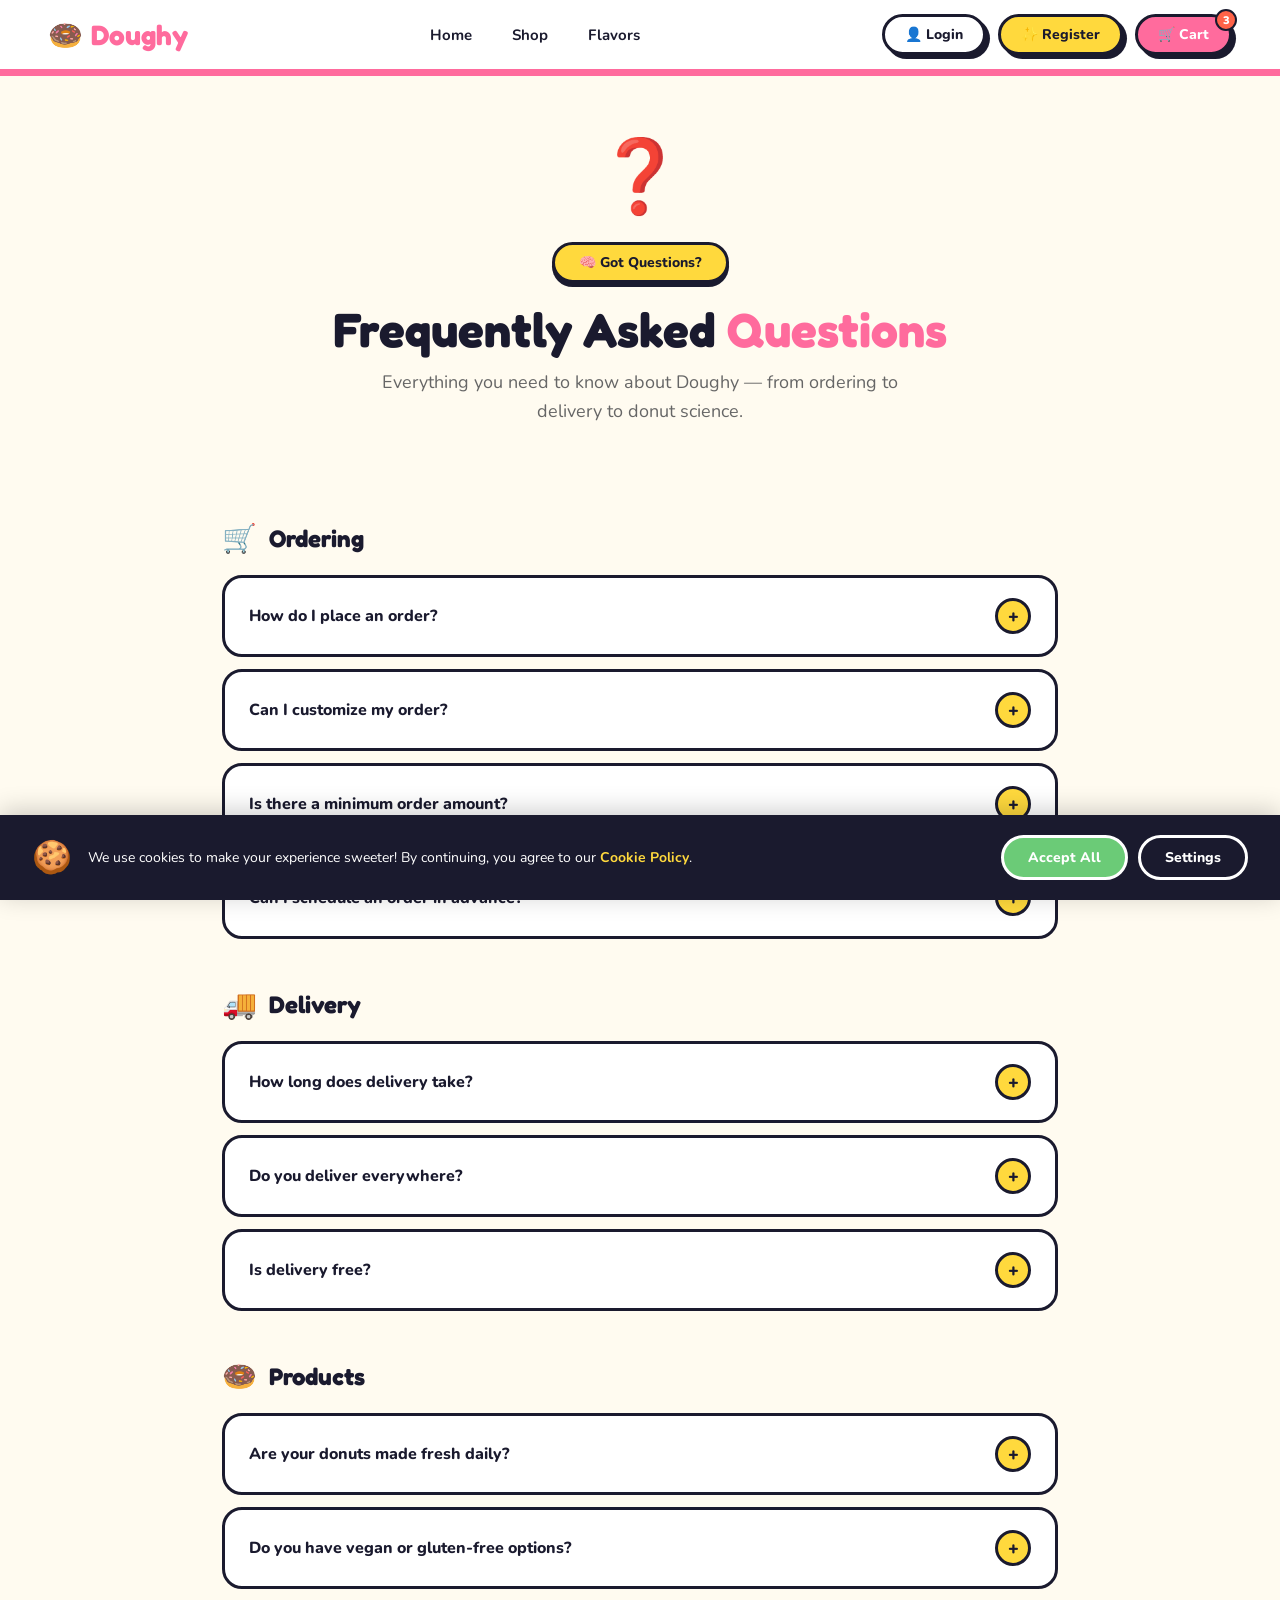
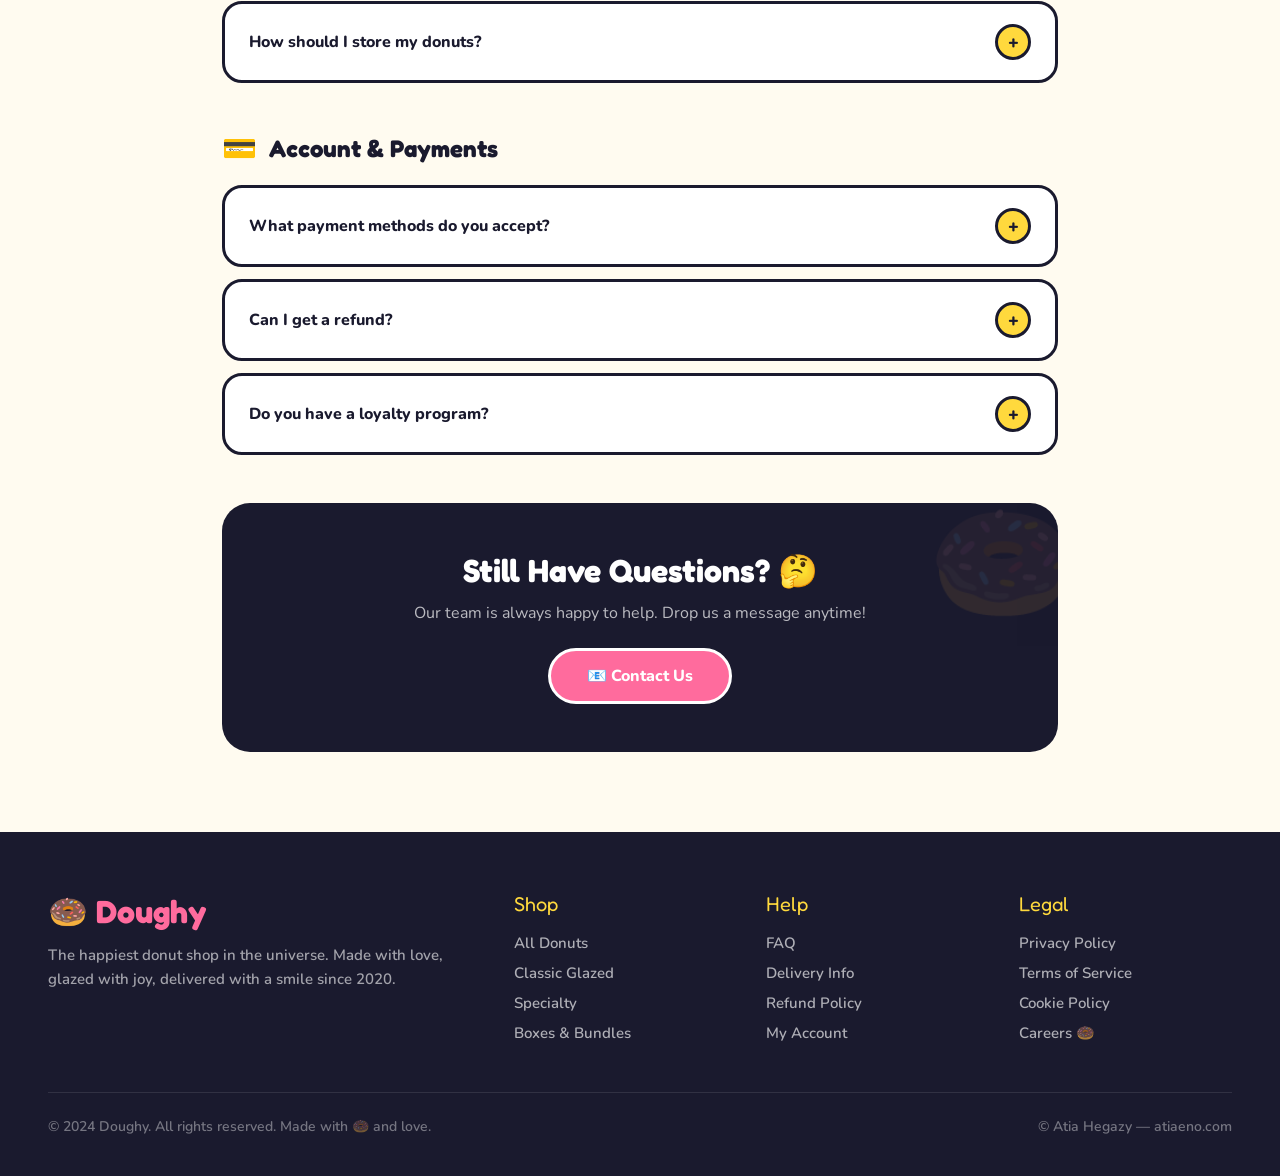
<file: faq.html>
<!-- © Atia Hegazy — atiaeno.com -->
<!DOCTYPE html>
<html lang="en">

<head>
  <meta charset="UTF-8" />
  <meta name="viewport" content="width=device-width, initial-scale=1.0" />
  <title>FAQ — Doughy 🍩</title>
  <link rel="preconnect" href="https://fonts.googleapis.com" />
  <link rel="preconnect" href="https://fonts.gstatic.com" crossorigin />
  <link
    href="https://fonts.googleapis.com/css2?family=Fredoka:wght@400;500;600;700&family=Nunito:wght@400;600;700;800;900&display=swap"
    rel="stylesheet" />
  <link rel="stylesheet" href="style.css" />
</head>

<body>

  <nav>
    <a href="index.html" class="nav-logo">🍩 <span>Doughy</span></a>
    <div class="nav-links">
      <a href="index.html">Home</a>
      <a href="shop.html">Shop</a>
      <a href="product.html">Flavors</a>
    </div>
    <div class="nav-actions">
      <a href="login.html" class="btn btn-white btn-sm">👤 Login</a>
      <a href="register.html" class="btn btn-yellow btn-sm">✨ Register</a>
      <a href="cart.html" class="btn btn-pink cart-btn btn-sm">🛒 Cart <span class="cart-badge">3</span></a>
    </div>
    <button class="hamburger" onclick="openMobileNav()"
      aria-label="Menu"><span></span><span></span><span></span></button>
  </nav>
  <!-- MOBILE NAV -->
  <div class="mobile-nav" id="mobileNav">
    <div class="mobile-nav-overlay" onclick="closeMobileNav()"></div>
    <div class="mobile-nav-drawer">
      <div class="mobile-nav-header">
        <a href="index.html" class="mobile-nav-logo">🍩 <span>Doughy</span></a>
        <div class="mobile-close" onclick="closeMobileNav()">✕</div>
      </div>
      <div class="mobile-nav-links">
        <a href="index.html">🏠 Home</a>
        <a href="shop.html">🍩 Shop</a>
        <a href="product.html">✨ Flavors</a>
      </div>
      <div class="mobile-nav-actions">
        <a href="login.html" class="btn btn-white">👤 Login</a>
        <a href="register.html" class="btn btn-yellow">✨ Register</a>
        <a href="cart.html" class="btn btn-pink cart-btn">🛒 Cart <span class="cart-badge">3</span></a>
      </div>
    </div>
  </div>

  <div class="info-hero">
    <span class="info-hero-emoji">❓</span>
    <span class="info-hero-badge">🧠 Got Questions?</span>
    <h1>Frequently Asked <span class="text-pink">Questions</span></h1>
    <p>Everything you need to know about Doughy — from ordering to delivery to donut science.</p>
  </div>

  <div class="info-page">

    <!-- ORDERING -->
    <div class="faq-section">
      <div class="faq-section-title"><span>🛒</span> Ordering</div>

      <div class="faq-item">
        <button class="faq-question" onclick="toggleFaq(this)">
          How do I place an order?
          <span class="faq-icon">+</span>
        </button>
        <div class="faq-answer">
          <div class="faq-answer-inner">Just browse our <a href="shop.html">Shop page</a>, add your favorite donuts to
            the cart, and head to checkout. It's as easy as eating a donut — maybe easier! We accept all major credit
            cards and online payments.</div>
        </div>
      </div>

      <div class="faq-item">
        <button class="faq-question" onclick="toggleFaq(this)">
          Can I customize my order?
          <span class="faq-icon">+</span>
        </button>
        <div class="faq-answer">
          <div class="faq-answer-inner">Absolutely! You can mix and match flavors in any box. Want 6 Classic Glazed and
            6 Double Choco? Go for it. For special requests (like custom messages on donuts), just add a note at
            checkout.</div>
        </div>
      </div>

      <div class="faq-item">
        <button class="faq-question" onclick="toggleFaq(this)">
          Is there a minimum order amount?
          <span class="faq-icon">+</span>
        </button>
        <div class="faq-answer">
          <div class="faq-answer-inner">Nope! You can order a single donut if your heart desires. However, orders over
            $25 get free delivery — so maybe treat your friends too? 😉</div>
        </div>
      </div>

      <div class="faq-item">
        <button class="faq-question" onclick="toggleFaq(this)">
          Can I schedule an order in advance?
          <span class="faq-icon">+</span>
        </button>
        <div class="faq-answer">
          <div class="faq-answer-inner">Yes! During checkout you can select a delivery date up to 7 days in advance.
            Perfect for birthdays, office parties, or just making future-you very happy.</div>
        </div>
      </div>
    </div>

    <!-- DELIVERY -->
    <div class="faq-section">
      <div class="faq-section-title"><span>🚚</span> Delivery</div>

      <div class="faq-item">
        <button class="faq-question" onclick="toggleFaq(this)">
          How long does delivery take?
          <span class="faq-icon">+</span>
        </button>
        <div class="faq-answer">
          <div class="faq-answer-inner">We deliver in 30–45 minutes within our local delivery zone. For extended areas,
            it may take up to 60 minutes. Check our <a href="delivery.html">Delivery page</a> for full details and zone
            info.</div>
        </div>
      </div>

      <div class="faq-item">
        <button class="faq-question" onclick="toggleFaq(this)">
          Do you deliver everywhere?
          <span class="faq-icon">+</span>
        </button>
        <div class="faq-answer">
          <div class="faq-answer-inner">We currently deliver within a 15-mile radius of our bakery. Enter your address
            at checkout to confirm we can reach you. We're expanding soon!</div>
        </div>
      </div>

      <div class="faq-item">
        <button class="faq-question" onclick="toggleFaq(this)">
          Is delivery free?
          <span class="faq-icon">+</span>
        </button>
        <div class="faq-answer">
          <div class="faq-answer-inner">Delivery is free on orders over $25! For smaller orders, there's a flat $3.99
            delivery fee. Either way, warm donuts at your door is priceless.</div>
        </div>
      </div>
    </div>

    <!-- PRODUCTS -->
    <div class="faq-section">
      <div class="faq-section-title"><span>🍩</span> Products</div>

      <div class="faq-item">
        <button class="faq-question" onclick="toggleFaq(this)">
          Are your donuts made fresh daily?
          <span class="faq-icon">+</span>
        </button>
        <div class="faq-answer">
          <div class="faq-answer-inner">Every single one! Our bakers start at 4 AM to ensure each donut is freshly made,
            glazed, and ready for your morning cravings. No frozen nonsense here.</div>
        </div>
      </div>

      <div class="faq-item">
        <button class="faq-question" onclick="toggleFaq(this)">
          Do you have vegan or gluten-free options?
          <span class="faq-icon">+</span>
        </button>
        <div class="faq-answer">
          <div class="faq-answer-inner">Yes! We have 4 vegan flavors (look for the 🌱 tag). Gluten-free options are
            coming soon. All allergen info is listed on each product page.</div>
        </div>
      </div>

      <div class="faq-item">
        <button class="faq-question" onclick="toggleFaq(this)">
          How should I store my donuts?
          <span class="faq-icon">+</span>
        </button>
        <div class="faq-answer">
          <div class="faq-answer-inner">For best taste, eat within 24 hours (not usually a problem 😄). Store at room
            temperature in the box. Avoid the fridge — it makes them dry. You can freeze them for up to 2 weeks.</div>
        </div>
      </div>
    </div>

    <!-- ACCOUNT & PAYMENTS -->
    <div class="faq-section">
      <div class="faq-section-title"><span>💳</span> Account &amp; Payments</div>

      <div class="faq-item">
        <button class="faq-question" onclick="toggleFaq(this)">
          What payment methods do you accept?
          <span class="faq-icon">+</span>
        </button>
        <div class="faq-answer">
          <div class="faq-answer-inner">We accept Visa, Mastercard, American Express, PayPal, Apple Pay, and Google Pay.
            All transactions are encrypted and secure.</div>
        </div>
      </div>

      <div class="faq-item">
        <button class="faq-question" onclick="toggleFaq(this)">
          Can I get a refund?
          <span class="faq-icon">+</span>
        </button>
        <div class="faq-answer">
          <div class="faq-answer-inner">Of course! If something's wrong with your order, reach out within 24 hours and
            we'll make it right — refund, replacement, or extra donuts. Check our <a href="refund.html">Refund
              Policy</a> for details.</div>
        </div>
      </div>

      <div class="faq-item">
        <button class="faq-question" onclick="toggleFaq(this)">
          Do you have a loyalty program?
          <span class="faq-icon">+</span>
        </button>
        <div class="faq-answer">
          <div class="faq-answer-inner">Yes! Create an account and earn points with every order. 100 points = $5 off
            your next order. Plus, you get a free donut on your birthday! 🎂</div>
        </div>
      </div>
    </div>

    <div class="info-cta">
      <h2>Still Have Questions? 🤔</h2>
      <p>Our team is always happy to help. Drop us a message anytime!</p>
      <a href="mailto:hello@doughy.com">📧 Contact Us</a>
    </div>
  </div>

  <footer>
    <div class="footer-grid">
      <div>
        <div class="footer-brand">🍩 <span>Doughy</span></div>
        <div class="footer-desc">The happiest donut shop in the universe. Made with love, glazed with joy, delivered
          with a smile since 2020.</div>
      </div>
      <div>
        <div class="footer-heading">Shop</div>
        <ul class="footer-links">
          <li><a href="shop.html">All Donuts</a></li>
          <li><a href="shop.html">Classic Glazed</a></li>
          <li><a href="shop.html">Specialty</a></li>
          <li><a href="shop.html">Boxes &amp; Bundles</a></li>
        </ul>
      </div>
      <div>
        <div class="footer-heading">Help</div>
        <ul class="footer-links">
          <li><a href="faq.html">FAQ</a></li>
          <li><a href="delivery.html">Delivery Info</a></li>
          <li><a href="refund.html">Refund Policy</a></li>
          <li><a href="account.html">My Account</a></li>
        </ul>
      </div>
      <div>
        <div class="footer-heading">Legal</div>
        <ul class="footer-links">
          <li><a href="privacy.html">Privacy Policy</a></li>
          <li><a href="terms.html">Terms of Service</a></li>
          <li><a href="cookies.html">Cookie Policy</a></li>
          <li><a href="#">Careers 🍩</a></li>
        </ul>
      </div>
    </div>
    <div class="footer-bottom">
      <p>&copy; 2024 Doughy. All rights reserved. Made with 🍩 and love.</p>
      <p>&copy; Atia Hegazy — atiaeno.com</p>
    </div>
  </footer>

  <script>
    function openMobileNav() {
      document.getElementById('mobileNav').classList.add('open');
      document.querySelector('.hamburger').classList.add('open');
      document.body.style.overflow = 'hidden';
    }
    function closeMobileNav() {
      document.getElementById('mobileNav').classList.remove('open');
      document.querySelector('.hamburger').classList.remove('open');
      document.body.style.overflow = '';
    }
    function toggleFaq(btn) {
      const item = btn.closest('.faq-item');
      const wasActive = item.classList.contains('active');
      document.querySelectorAll('.faq-item').forEach(i => i.classList.remove('active'));
      if (!wasActive) item.classList.add('active');
    }
  </script>

  <!-- COOKIE CONSENT BAR -->
  <div class="cookie-bar" id="cookieBar">
    <div class="cookie-bar-content">
      <span class="cookie-bar-emoji">🍪</span>
      <div class="cookie-bar-text">We use cookies to make your experience sweeter! By continuing, you agree to our <a
          href="cookies.html">Cookie Policy</a>.</div>
    </div>
    <div class="cookie-bar-actions">
      <button class="cookie-btn cookie-btn--accept" onclick="acceptCookies()">Accept All</button>
      <button class="cookie-btn cookie-btn--settings" onclick="window.location.href='cookies.html'">Settings</button>
    </div>
  </div>
  <script>
    if (!localStorage.getItem('doughy_consent')) {
      setTimeout(function () { document.getElementById('cookieBar').classList.add('show'); }, 1500);
    }
    function acceptCookies() {
      localStorage.setItem('doughy_consent', 'accepted');
      document.getElementById('cookieBar').classList.remove('show');
    }
  </script>
</body>

</html>
</file>
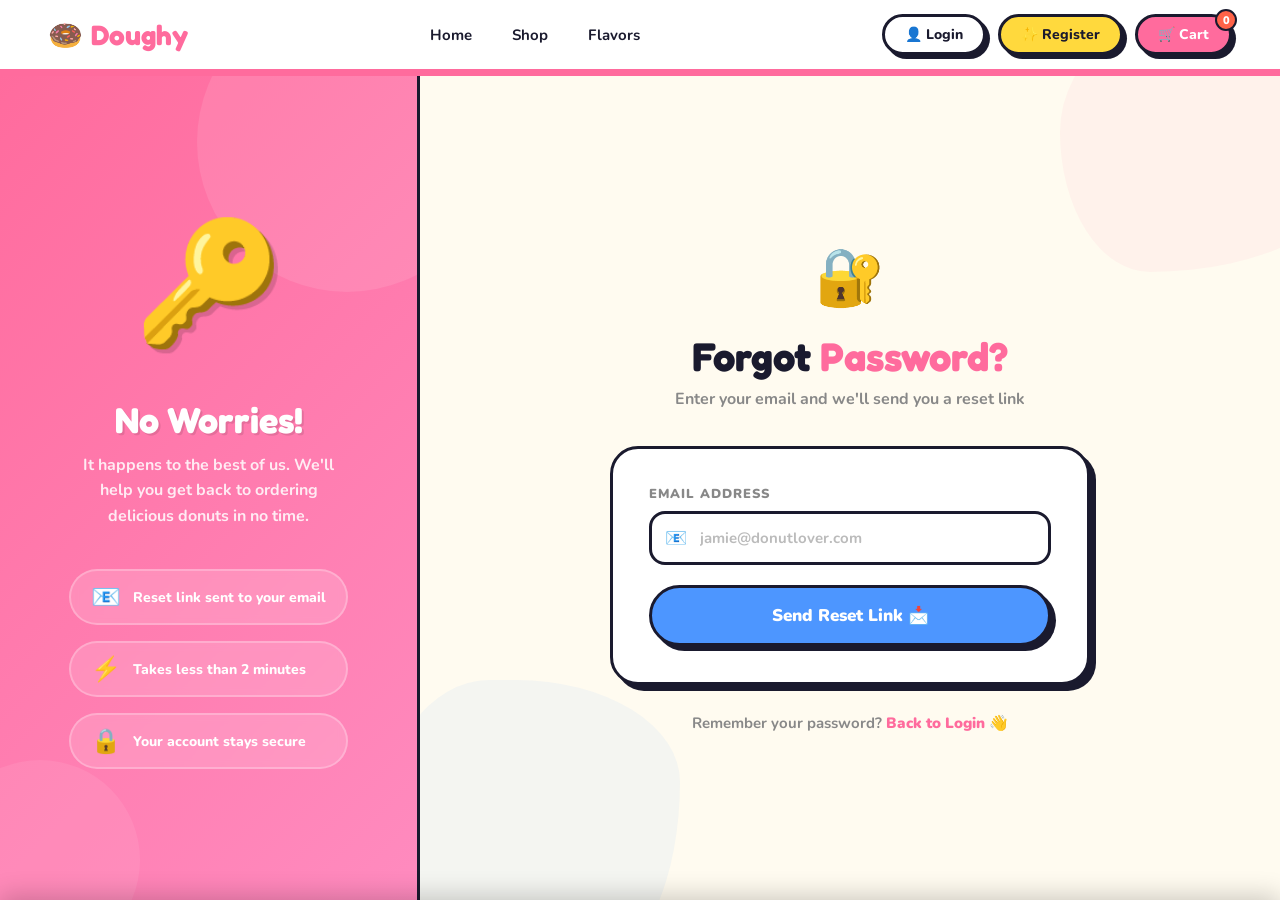
<file: forgot-password.html>
<!-- © Atia Hegazy — atiaeno.com -->
<!DOCTYPE html>
<html lang="en">

<head>
  <meta charset="UTF-8" />
  <meta name="viewport" content="width=device-width, initial-scale=1.0" />
  <title>Forgot Password — Doughy 🍩</title>
  <link rel="preconnect" href="https://fonts.googleapis.com" />
  <link rel="preconnect" href="https://fonts.gstatic.com" crossorigin />
  <link
    href="https://fonts.googleapis.com/css2?family=Fredoka:wght@400;500;600;700&family=Nunito:wght@400;600;700;800;900&display=swap"
    rel="stylesheet" />
  <link rel="stylesheet" href="style.css" />
</head>

<body class="auth-page">

  <nav>
    <a href="index.html" class="nav-logo">🍩 <span>Doughy</span></a>
    <div class="nav-links">
      <a href="index.html">Home</a>
      <a href="shop.html">Shop</a>
      <a href="product.html">Flavors</a>
    </div>
    <div class="nav-actions">
      <a href="login.html" class="btn btn-white btn-sm">👤 Login</a>
      <a href="register.html" class="btn btn-yellow btn-sm">✨ Register</a>
      <a href="cart.html" class="btn btn-pink cart-btn btn-sm">🛒 Cart <span class="cart-badge">0</span></a>
    </div>
    <button class="hamburger" onclick="openMobileNav()"
      aria-label="Menu"><span></span><span></span><span></span></button>
  </nav>
  <!-- MOBILE NAV -->
  <div class="mobile-nav" id="mobileNav">
    <div class="mobile-nav-overlay" onclick="closeMobileNav()"></div>
    <div class="mobile-nav-drawer">
      <div class="mobile-nav-header">
        <a href="index.html" class="mobile-nav-logo">🍩 <span>Doughy</span></a>
        <div class="mobile-close" onclick="closeMobileNav()">✕</div>
      </div>
      <div class="mobile-nav-links">
        <a href="index.html">🏠 Home</a>
        <a href="shop.html">🍩 Shop</a>
        <a href="product.html">✨ Flavors</a>
      </div>
      <div class="mobile-nav-actions">
        <a href="login.html" class="btn btn-white">👤 Login</a>
        <a href="register.html" class="btn btn-yellow">✨ Register</a>
        <a href="cart.html" class="btn btn-pink cart-btn">🛒 Cart <span class="cart-badge">0</span></a>
      </div>
    </div>
  </div>

  <div class="auth-layout">
    <!-- LEFT SIDE -->
    <aside class="auth-side">
      <div class="auth-side-emoji">🔑</div>
      <h2 class="auth-side-title">No Worries!</h2>
      <p class="auth-side-desc">It happens to the best of us. We'll help you get back to ordering delicious donuts in no
        time.</p>
      <div class="auth-side-perks">
        <div class="auth-perk">
          <span class="auth-perk-icon">📧</span>
          <span class="auth-perk-text">Reset link sent to your email</span>
        </div>
        <div class="auth-perk">
          <span class="auth-perk-icon">⚡</span>
          <span class="auth-perk-text">Takes less than 2 minutes</span>
        </div>
        <div class="auth-perk">
          <span class="auth-perk-icon">🔒</span>
          <span class="auth-perk-text">Your account stays secure</span>
        </div>
      </div>
    </aside>

    <!-- RIGHT CONTENT -->
    <main class="auth-content">
      <div class="auth-content-blob auth-content-blob--1"></div>
      <div class="auth-content-blob auth-content-blob--2"></div>

      <div class="auth-card">
        <!-- STEP 1: Enter email -->
        <div id="step1">
          <div class="auth-header">
            <span class="auth-header-emoji">🔐</span>
            <h1 class="auth-title">Forgot <span>Password?</span></h1>
            <p class="auth-subtitle">Enter your email and we'll send you a reset link</p>
          </div>

          <form class="auth-form" id="forgotForm" onsubmit="handleForgot(event)">
            <div class="auth-form-group">
              <label class="auth-form-label" for="forgotEmail">Email Address</label>
              <div class="auth-form-input-wrap">
                <span class="auth-form-icon">📧</span>
                <input class="auth-form-input" type="email" id="forgotEmail" placeholder="jamie@donutlover.com"
                  required />
              </div>
            </div>

            <button type="submit" class="auth-submit-btn auth-submit-btn--blue" id="forgotBtn">Send Reset Link
              📩</button>
          </form>

          <p class="auth-footer-text">
            Remember your password? <a href="login.html" class="auth-footer-link">Back to Login 👋</a>
          </p>
        </div>

        <!-- STEP 2: Success -->
        <div id="step2" hidden>
          <div class="auth-form">
            <div class="auth-success">
              <span class="auth-success-emoji">📬</span>
              <h2 class="auth-success-title">Check Your Inbox!</h2>
              <p class="auth-success-desc">
                We've sent a password reset link to<br>
                <strong id="sentEmail">jamie@donutlover.com</strong><br><br>
                Didn't receive it? Check your spam folder or try again in a few minutes.
              </p>
              <button class="auth-submit-btn" onclick="resendEmail()">Resend Email 📩</button>
              <div class="auth-divider">
                <span class="auth-divider-text">or</span>
              </div>
              <a href="login.html" class="auth-submit-btn auth-submit-btn--yellow">Back to Login 👋</a>
            </div>
          </div>

          <p class="auth-footer-text">
            Need help? <a href="#" class="auth-footer-link" onclick="alert('Contact support@doughy.com 🍩')">Contact
              Support 💬</a>
          </p>
        </div>

        <!-- STEP 3: Reset password (simulated deep link) -->
        <div id="step3" hidden>
          <div class="auth-header">
            <span class="auth-header-emoji">🔑</span>
            <h1 class="auth-title">New <span>Password</span></h1>
            <p class="auth-subtitle">Choose a new secure password for your account</p>
          </div>

          <form class="auth-form" id="resetForm" onsubmit="handleReset(event)">
            <div class="auth-form-group">
              <label class="auth-form-label" for="newPassword">New Password</label>
              <div class="auth-form-input-wrap">
                <span class="auth-form-icon">🔒</span>
                <input class="auth-form-input" type="password" id="newPassword" placeholder="Min 8 characters" required
                  minlength="8" />
                <button type="button" class="auth-form-toggle-pw" onclick="togglePassword('newPassword', this)"
                  aria-label="Show password">👁️</button>
              </div>
            </div>

            <div class="auth-form-group">
              <label class="auth-form-label" for="confirmNewPassword">Confirm New Password</label>
              <div class="auth-form-input-wrap">
                <span class="auth-form-icon">🔐</span>
                <input class="auth-form-input" type="password" id="confirmNewPassword"
                  placeholder="Retype your password" required />
                <button type="button" class="auth-form-toggle-pw" onclick="togglePassword('confirmNewPassword', this)"
                  aria-label="Show password">👁️</button>
              </div>
            </div>

            <button type="submit" class="auth-submit-btn auth-submit-btn--green">Reset Password ✅</button>
          </form>
        </div>

        <!-- STEP 4: Reset success -->
        <div id="step4" hidden>
          <div class="auth-form">
            <div class="auth-success">
              <span class="auth-success-emoji">🎉</span>
              <h2 class="auth-success-title">Password Updated!</h2>
              <p class="auth-success-desc">
                Your password has been reset successfully. You can now sign in with your new password.
              </p>
              <a href="login.html" class="auth-submit-btn">Sign In Now 🍩</a>
            </div>
          </div>
        </div>

      </div>
    </main>
  </div>

  <div class="toast" id="toast">🍩 Done!</div>

  <script>
    function openMobileNav() {
      document.getElementById('mobileNav').classList.add('open');
      document.querySelector('.hamburger').classList.add('open');
      document.body.style.overflow = 'hidden';
    }
    function closeMobileNav() {
      document.getElementById('mobileNav').classList.remove('open');
      document.querySelector('.hamburger').classList.remove('open');
      document.body.style.overflow = '';
    }
    function togglePassword(inputId, btn) {
      const input = document.getElementById(inputId);
      if (input.type === 'password') {
        input.type = 'text';
        btn.textContent = '🙈';
      } else {
        input.type = 'password';
        btn.textContent = '👁️';
      }
    }
    function handleForgot(e) {
      e.preventDefault();
      const email = document.getElementById('forgotEmail').value;
      const btn = document.getElementById('forgotBtn');
      btn.textContent = '⏳ Sending...';
      btn.disabled = true;
      setTimeout(() => {
        document.getElementById('sentEmail').textContent = email;
        document.getElementById('step1').hidden = true;
        document.getElementById('step2').hidden = false;
        showToast('📬 Reset link sent!');
      }, 1200);
    }
    function resendEmail() {
      showToast('📧 Reset link resent! Check your inbox.');
    }
    function handleReset(e) {
      e.preventDefault();
      const pw = document.getElementById('newPassword').value;
      const cpw = document.getElementById('confirmNewPassword').value;
      if (pw !== cpw) {
        alert('Passwords don\'t match! 🍩');
        return;
      }
      const btn = e.target.querySelector('.auth-submit-btn');
      btn.textContent = '⏳ Resetting...';
      btn.disabled = true;
      setTimeout(() => {
        document.getElementById('step3').hidden = true;
        document.getElementById('step4').hidden = false;
        showToast('🎉 Password updated!');
      }, 1000);
    }
    function showToast(msg) {
      const toast = document.getElementById('toast');
      toast.textContent = msg;
      toast.style.transform = 'translateY(0)';
      setTimeout(() => { toast.style.transform = 'translateY(120px)'; }, 2500);
    }

    // Check URL for simulated reset token
    if (window.location.hash === '#reset') {
      document.getElementById('step1').hidden = true;
      document.getElementById('step3').hidden = false;
    }
  </script>

  <!-- COOKIE CONSENT BAR -->
  <div class="cookie-bar" id="cookieBar">
    <div class="cookie-bar-content">
      <span class="cookie-bar-emoji">🍪</span>
      <div class="cookie-bar-text">We use cookies to make your experience sweeter! By continuing, you agree to our <a
          href="cookies.html">Cookie Policy</a>.</div>
    </div>
    <div class="cookie-bar-actions">
      <button class="cookie-btn cookie-btn--accept" onclick="acceptCookies()">Accept All</button>
      <button class="cookie-btn cookie-btn--settings" onclick="window.location.href='cookies.html'">Settings</button>
    </div>
  </div>
  <script>
    if (!localStorage.getItem('doughy_consent')) {
      setTimeout(function () { document.getElementById('cookieBar').classList.add('show'); }, 1500);
    }
    function acceptCookies() {
      localStorage.setItem('doughy_consent', 'accepted');
      document.getElementById('cookieBar').classList.remove('show');
    }
  </script>
</body>

</html>
</file>
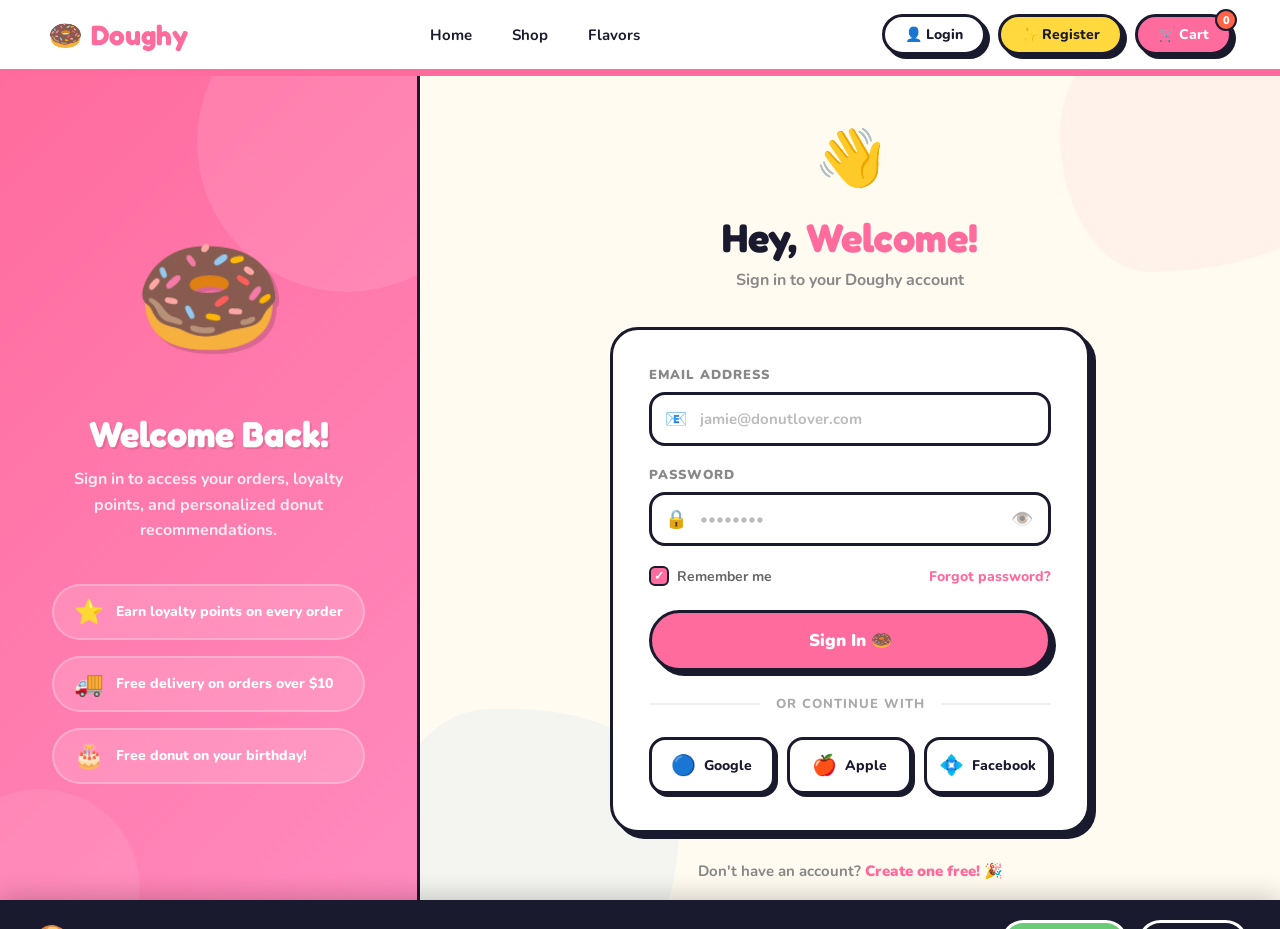
<file: login.html>
<!-- © Atia Hegazy — atiaeno.com -->
<!DOCTYPE html>
<html lang="en">

<head>
  <meta charset="UTF-8" />
  <meta name="viewport" content="width=device-width, initial-scale=1.0" />
  <title>Login — Doughy 🍩</title>
  <link rel="preconnect" href="https://fonts.googleapis.com" />
  <link rel="preconnect" href="https://fonts.gstatic.com" crossorigin />
  <link
    href="https://fonts.googleapis.com/css2?family=Fredoka:wght@400;500;600;700&family=Nunito:wght@400;600;700;800;900&display=swap"
    rel="stylesheet" />
  <link rel="stylesheet" href="style.css" />
</head>

<body class="auth-page">

  <nav>
    <a href="index.html" class="nav-logo">🍩 <span>Doughy</span></a>
    <div class="nav-links">
      <a href="index.html">Home</a>
      <a href="shop.html">Shop</a>
      <a href="product.html">Flavors</a>
    </div>
    <div class="nav-actions">
      <a href="login.html" class="btn btn-white btn-sm">👤 Login</a>
      <a href="register.html" class="btn btn-yellow btn-sm">✨ Register</a>
      <a href="cart.html" class="btn btn-pink cart-btn btn-sm">🛒 Cart <span class="cart-badge">0</span></a>
    </div>
    <button class="hamburger" onclick="openMobileNav()"
      aria-label="Menu"><span></span><span></span><span></span></button>
  </nav>
  <!-- MOBILE NAV -->
  <div class="mobile-nav" id="mobileNav">
    <div class="mobile-nav-overlay" onclick="closeMobileNav()"></div>
    <div class="mobile-nav-drawer">
      <div class="mobile-nav-header">
        <a href="index.html" class="mobile-nav-logo">🍩 <span>Doughy</span></a>
        <div class="mobile-close" onclick="closeMobileNav()">✕</div>
      </div>
      <div class="mobile-nav-links">
        <a href="index.html">🏠 Home</a>
        <a href="shop.html">🍩 Shop</a>
        <a href="product.html">✨ Flavors</a>
      </div>
      <div class="mobile-nav-actions">
        <a href="login.html" class="btn btn-white">👤 Login</a>
        <a href="register.html" class="btn btn-yellow">✨ Register</a>
        <a href="cart.html" class="btn btn-pink cart-btn">🛒 Cart <span class="cart-badge">0</span></a>
      </div>
    </div>
  </div>

  <div class="auth-layout">
    <!-- LEFT SIDE -->
    <aside class="auth-side">
      <div class="auth-side-emoji">🍩</div>
      <h2 class="auth-side-title">Welcome Back!</h2>
      <p class="auth-side-desc">Sign in to access your orders, loyalty points, and personalized donut recommendations.
      </p>
      <div class="auth-side-perks">
        <div class="auth-perk">
          <span class="auth-perk-icon">⭐</span>
          <span class="auth-perk-text">Earn loyalty points on every order</span>
        </div>
        <div class="auth-perk">
          <span class="auth-perk-icon">🚚</span>
          <span class="auth-perk-text">Free delivery on orders over $10</span>
        </div>
        <div class="auth-perk">
          <span class="auth-perk-icon">🎂</span>
          <span class="auth-perk-text">Free donut on your birthday!</span>
        </div>
      </div>
    </aside>

    <!-- RIGHT CONTENT -->
    <main class="auth-content">
      <div class="auth-content-blob auth-content-blob--1"></div>
      <div class="auth-content-blob auth-content-blob--2"></div>

      <div class="auth-card">
        <div class="auth-header">
          <span class="auth-header-emoji">👋</span>
          <h1 class="auth-title">Hey, <span>Welcome!</span></h1>
          <p class="auth-subtitle">Sign in to your Doughy account</p>
        </div>

        <form class="auth-form" id="loginForm" onsubmit="handleLogin(event)">
          <div class="auth-form-group">
            <label class="auth-form-label" for="loginEmail">Email Address</label>
            <div class="auth-form-input-wrap">
              <span class="auth-form-icon">📧</span>
              <input class="auth-form-input" type="email" id="loginEmail" placeholder="jamie@donutlover.com" required />
            </div>
          </div>

          <div class="auth-form-group">
            <label class="auth-form-label" for="loginPassword">Password</label>
            <div class="auth-form-input-wrap">
              <span class="auth-form-icon">🔒</span>
              <input class="auth-form-input" type="password" id="loginPassword" placeholder="••••••••" required />
              <button type="button" class="auth-form-toggle-pw" onclick="togglePassword('loginPassword', this)"
                aria-label="Show password">👁️</button>
            </div>
          </div>

          <div class="auth-form-row">
            <label class="auth-checkbox">
              <input type="checkbox" checked />
              Remember me
            </label>
            <a href="forgot-password.html" class="auth-forgot-link">Forgot password?</a>
          </div>

          <button type="submit" class="auth-submit-btn">Sign In 🍩</button>

          <div class="auth-divider">
            <span class="auth-divider-text">or continue with</span>
          </div>

          <div class="auth-socials">
            <button type="button" class="auth-social-btn" onclick="alert('Google login coming soon! 🍩')">
              <span class="auth-social-icon">🔵</span> Google
            </button>
            <button type="button" class="auth-social-btn" onclick="alert('Apple login coming soon! 🍩')">
              <span class="auth-social-icon">🍎</span> Apple
            </button>
            <button type="button" class="auth-social-btn" onclick="alert('Facebook login coming soon! 🍩')">
              <span class="auth-social-icon">💠</span> Facebook
            </button>
          </div>
        </form>

        <p class="auth-footer-text">
          Don't have an account? <a href="register.html" class="auth-footer-link">Create one free! 🎉</a>
        </p>
      </div>
    </main>
  </div>

  <div class="toast" id="toast">🍩 Welcome back!</div>

  <script>
    function openMobileNav() {
      document.getElementById('mobileNav').classList.add('open');
      document.querySelector('.hamburger').classList.add('open');
      document.body.style.overflow = 'hidden';
    }
    function closeMobileNav() {
      document.getElementById('mobileNav').classList.remove('open');
      document.querySelector('.hamburger').classList.remove('open');
      document.body.style.overflow = '';
    }
    function togglePassword(inputId, btn) {
      const input = document.getElementById(inputId);
      if (input.type === 'password') {
        input.type = 'text';
        btn.textContent = '🙈';
      } else {
        input.type = 'password';
        btn.textContent = '👁️';
      }
    }
    function handleLogin(e) {
      e.preventDefault();
      const btn = e.target.querySelector('.auth-submit-btn');
      btn.textContent = '⏳ Signing in...';
      btn.disabled = true;
      setTimeout(() => {
        const toast = document.getElementById('toast');
        toast.textContent = '🍩 Welcome back, Jamie!';
        toast.style.transform = 'translateY(0)';
        setTimeout(() => {
          toast.style.transform = 'translateY(120px)';
          window.location.href = 'account.html';
        }, 1500);
      }, 1000);
    }
  </script>

  <!-- COOKIE CONSENT BAR -->
  <div class="cookie-bar" id="cookieBar">
    <div class="cookie-bar-content">
      <span class="cookie-bar-emoji">🍪</span>
      <div class="cookie-bar-text">We use cookies to make your experience sweeter! By continuing, you agree to our <a
          href="cookies.html">Cookie Policy</a>.</div>
    </div>
    <div class="cookie-bar-actions">
      <button class="cookie-btn cookie-btn--accept" onclick="acceptCookies()">Accept All</button>
      <button class="cookie-btn cookie-btn--settings" onclick="window.location.href='cookies.html'">Settings</button>
    </div>
  </div>
  <script>
    if (!localStorage.getItem('doughy_consent')) {
      setTimeout(function () { document.getElementById('cookieBar').classList.add('show'); }, 1500);
    }
    function acceptCookies() {
      localStorage.setItem('doughy_consent', 'accepted');
      document.getElementById('cookieBar').classList.remove('show');
    }
  </script>
</body>

</html>
</file>
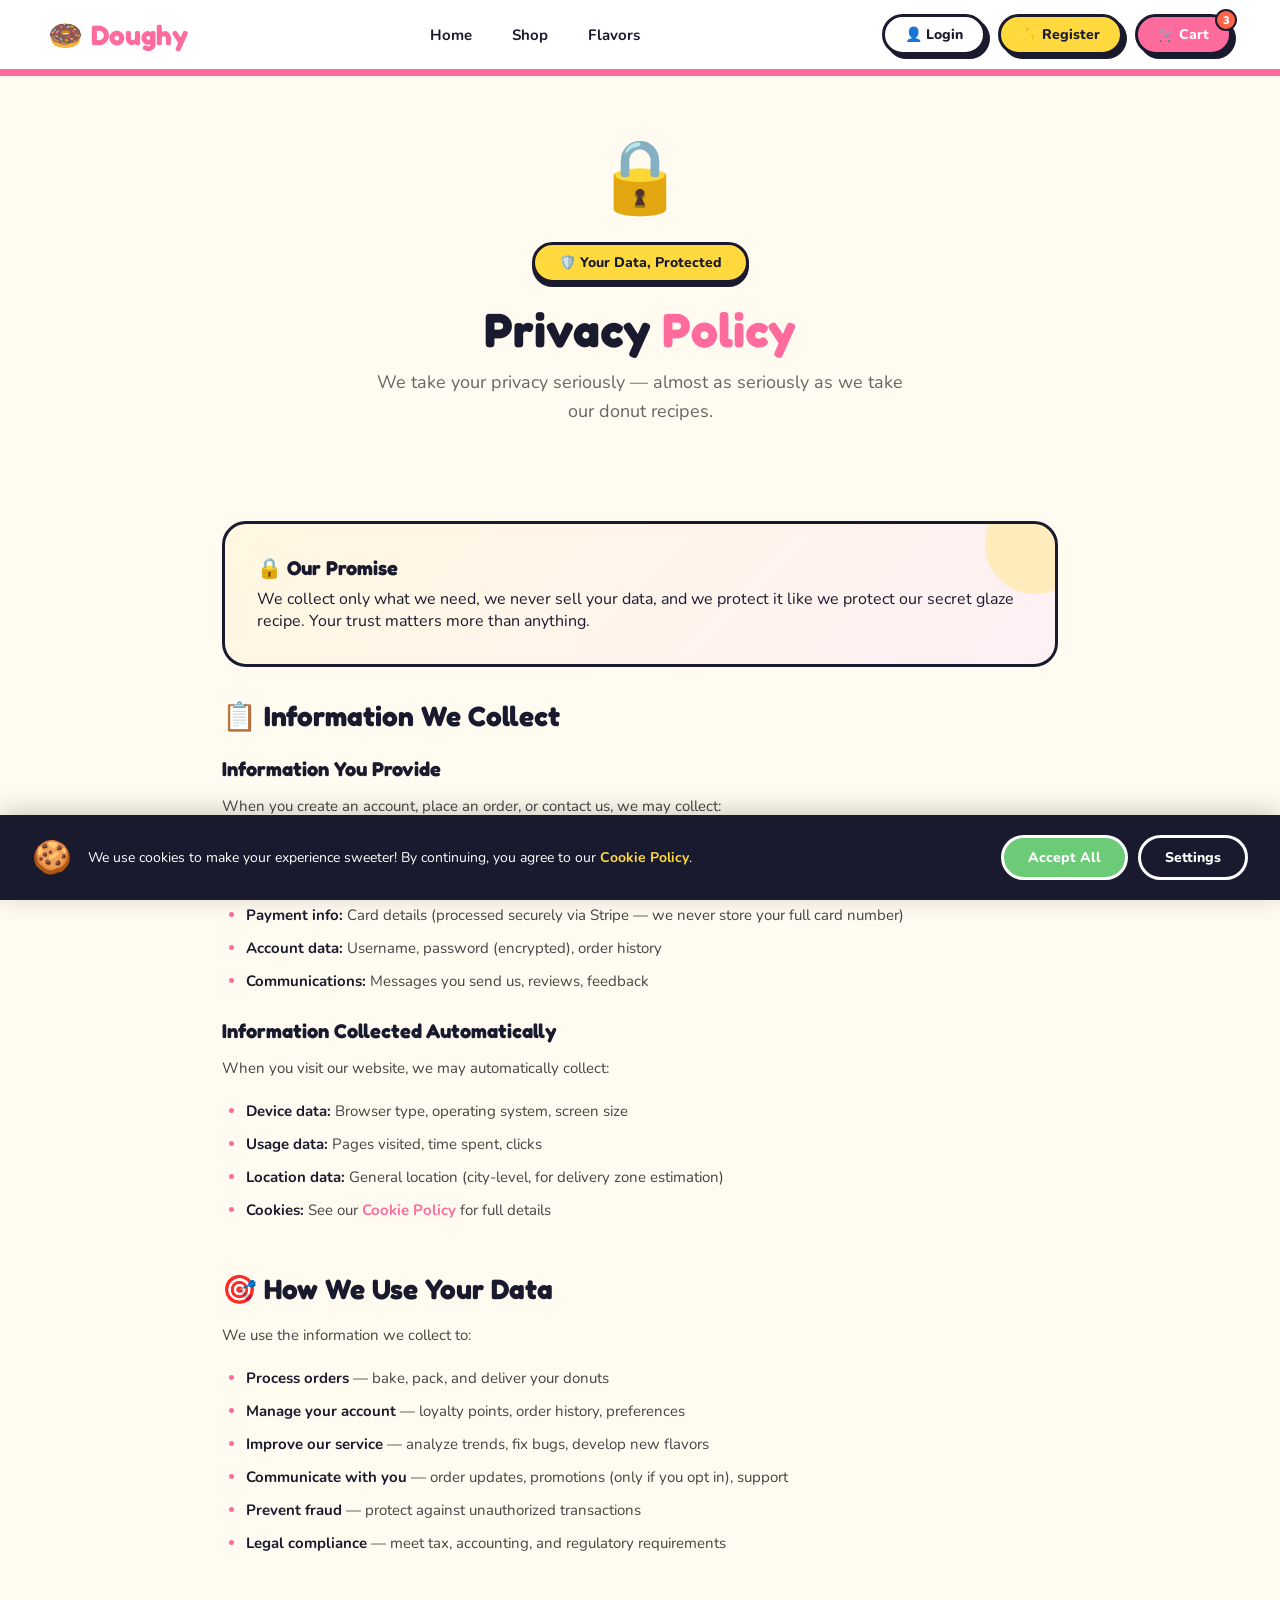
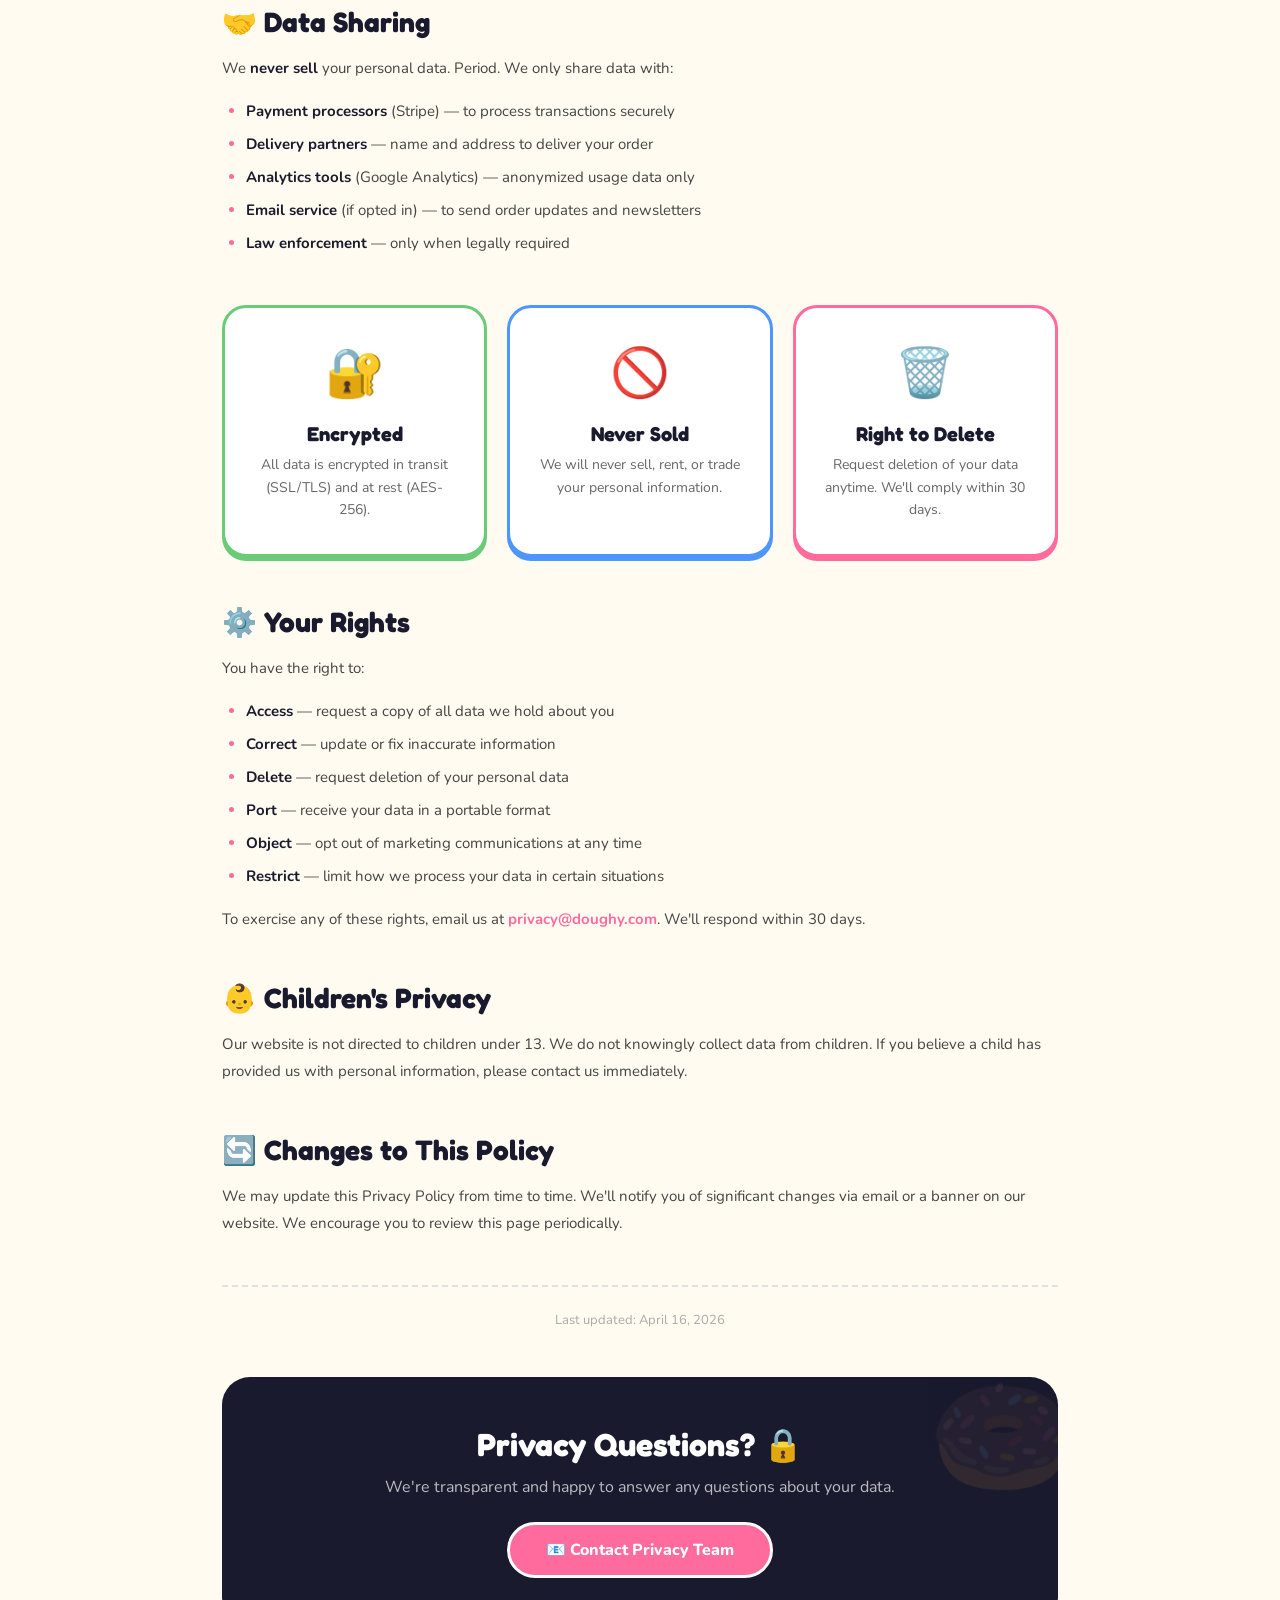
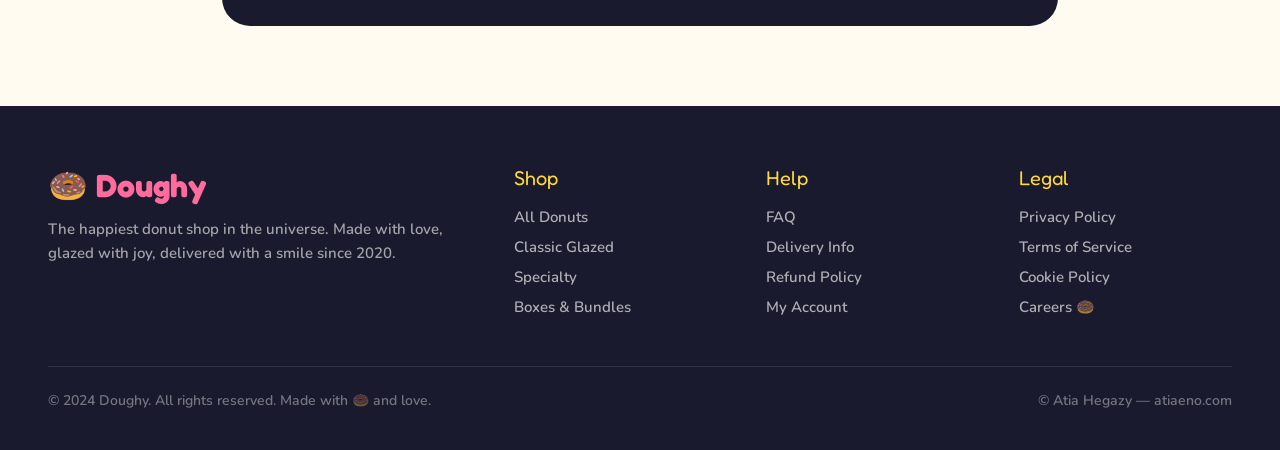
<file: privacy.html>
<!-- © Atia Hegazy — atiaeno.com -->
<!DOCTYPE html>
<html lang="en">

<head>
  <meta charset="UTF-8" />
  <meta name="viewport" content="width=device-width, initial-scale=1.0" />
  <title>Privacy Policy — Doughy 🍩</title>
  <link rel="preconnect" href="https://fonts.googleapis.com" />
  <link rel="preconnect" href="https://fonts.gstatic.com" crossorigin />
  <link
    href="https://fonts.googleapis.com/css2?family=Fredoka:wght@400;500;600;700&family=Nunito:wght@400;600;700;800;900&display=swap"
    rel="stylesheet" />
  <link rel="stylesheet" href="style.css" />
</head>

<body>

  <nav>
    <a href="index.html" class="nav-logo">🍩 <span>Doughy</span></a>
    <div class="nav-links">
      <a href="index.html">Home</a>
      <a href="shop.html">Shop</a>
      <a href="product.html">Flavors</a>
    </div>
    <div class="nav-actions">
      <a href="login.html" class="btn btn-white btn-sm">👤 Login</a>
      <a href="register.html" class="btn btn-yellow btn-sm">✨ Register</a>
      <a href="cart.html" class="btn btn-pink cart-btn btn-sm">🛒 Cart <span class="cart-badge">3</span></a>
    </div>
    <button class="hamburger" onclick="openMobileNav()"
      aria-label="Menu"><span></span><span></span><span></span></button>
  </nav>
  <div class="mobile-nav" id="mobileNav">
    <div class="mobile-nav-overlay" onclick="closeMobileNav()"></div>
    <div class="mobile-nav-drawer">
      <div class="mobile-nav-header">
        <a href="index.html" class="mobile-nav-logo">🍩 <span>Doughy</span></a>
        <div class="mobile-close" onclick="closeMobileNav()">✕</div>
      </div>
      <div class="mobile-nav-links">
        <a href="index.html">🏠 Home</a>
        <a href="shop.html">🍩 Shop</a>
        <a href="product.html">✨ Flavors</a>
      </div>
      <div class="mobile-nav-actions">
        <a href="login.html" class="btn btn-white">👤 Login</a>
        <a href="register.html" class="btn btn-yellow">✨ Register</a>
        <a href="cart.html" class="btn btn-pink cart-btn">🛒 Cart <span class="cart-badge">3</span></a>
      </div>
    </div>
  </div>

  <div class="info-hero">
    <span class="info-hero-emoji">🔒</span>
    <span class="info-hero-badge">🛡️ Your Data, Protected</span>
    <h1>Privacy <span class="text-pink">Policy</span></h1>
    <p>We take your privacy seriously — almost as seriously as we take our donut recipes.</p>
  </div>

  <div class="info-page">

    <div class="info-highlight">
      <h3>🔒 Our Promise</h3>
      <p>We collect only what we need, we never sell your data, and we protect it like we protect our secret glaze
        recipe. Your trust matters more than anything.</p>
    </div>

    <div class="info-content">
      <h2>📋 Information We Collect</h2>
      <h3>Information You Provide</h3>
      <p>When you create an account, place an order, or contact us, we may collect:</p>
      <ul>
        <li><strong>Personal details:</strong> Name, email address, phone number</li>
        <li><strong>Delivery info:</strong> Shipping address, delivery instructions</li>
        <li><strong>Payment info:</strong> Card details (processed securely via Stripe — we never store your full card
          number)</li>
        <li><strong>Account data:</strong> Username, password (encrypted), order history</li>
        <li><strong>Communications:</strong> Messages you send us, reviews, feedback</li>
      </ul>
      <h3>Information Collected Automatically</h3>
      <p>When you visit our website, we may automatically collect:</p>
      <ul>
        <li><strong>Device data:</strong> Browser type, operating system, screen size</li>
        <li><strong>Usage data:</strong> Pages visited, time spent, clicks</li>
        <li><strong>Location data:</strong> General location (city-level, for delivery zone estimation)</li>
        <li><strong>Cookies:</strong> See our <a href="cookies.html">Cookie Policy</a> for full details</li>
      </ul>
    </div>

    <div class="info-content">
      <h2>🎯 How We Use Your Data</h2>
      <p>We use the information we collect to:</p>
      <ul>
        <li><strong>Process orders</strong> — bake, pack, and deliver your donuts</li>
        <li><strong>Manage your account</strong> — loyalty points, order history, preferences</li>
        <li><strong>Improve our service</strong> — analyze trends, fix bugs, develop new flavors</li>
        <li><strong>Communicate with you</strong> — order updates, promotions (only if you opt in), support</li>
        <li><strong>Prevent fraud</strong> — protect against unauthorized transactions</li>
        <li><strong>Legal compliance</strong> — meet tax, accounting, and regulatory requirements</li>
      </ul>
    </div>

    <div class="info-content">
      <h2>🤝 Data Sharing</h2>
      <p>We <strong>never sell</strong> your personal data. Period. We only share data with:</p>
      <ul>
        <li><strong>Payment processors</strong> (Stripe) — to process transactions securely</li>
        <li><strong>Delivery partners</strong> — name and address to deliver your order</li>
        <li><strong>Analytics tools</strong> (Google Analytics) — anonymized usage data only</li>
        <li><strong>Email service</strong> (if opted in) — to send order updates and newsletters</li>
        <li><strong>Law enforcement</strong> — only when legally required</li>
      </ul>
    </div>

    <div class="info-cards">
      <div class="info-card info-card--green">
        <span class="info-card-emoji">🔐</span>
        <h3>Encrypted</h3>
        <p>All data is encrypted in transit (SSL/TLS) and at rest (AES-256).</p>
      </div>
      <div class="info-card info-card--blue">
        <span class="info-card-emoji">🚫</span>
        <h3>Never Sold</h3>
        <p>We will never sell, rent, or trade your personal information.</p>
      </div>
      <div class="info-card info-card--pink">
        <span class="info-card-emoji">🗑️</span>
        <h3>Right to Delete</h3>
        <p>Request deletion of your data anytime. We'll comply within 30 days.</p>
      </div>
    </div>

    <div class="info-content">
      <h2>⚙️ Your Rights</h2>
      <p>You have the right to:</p>
      <ul>
        <li><strong>Access</strong> — request a copy of all data we hold about you</li>
        <li><strong>Correct</strong> — update or fix inaccurate information</li>
        <li><strong>Delete</strong> — request deletion of your personal data</li>
        <li><strong>Port</strong> — receive your data in a portable format</li>
        <li><strong>Object</strong> — opt out of marketing communications at any time</li>
        <li><strong>Restrict</strong> — limit how we process your data in certain situations</li>
      </ul>
      <p>To exercise any of these rights, email us at <a href="mailto:privacy@doughy.com">privacy@doughy.com</a>. We'll
        respond within 30 days.</p>
    </div>

    <div class="info-content">
      <h2>👶 Children's Privacy</h2>
      <p>Our website is not directed to children under 13. We do not knowingly collect data from children. If you
        believe a child has provided us with personal information, please contact us immediately.</p>
    </div>

    <div class="info-content">
      <h2>🔄 Changes to This Policy</h2>
      <p>We may update this Privacy Policy from time to time. We'll notify you of significant changes via email or a
        banner on our website. We encourage you to review this page periodically.</p>
    </div>

    <div class="info-updated">Last updated: April 16, 2026</div>

    <div class="info-cta">
      <h2>Privacy Questions? 🔒</h2>
      <p>We're transparent and happy to answer any questions about your data.</p>
      <a href="mailto:privacy@doughy.com">📧 Contact Privacy Team</a>
    </div>
  </div>

  <footer>
    <div class="footer-grid">
      <div>
        <div class="footer-brand">🍩 <span>Doughy</span></div>
        <div class="footer-desc">The happiest donut shop in the universe. Made with love, glazed with joy, delivered
          with a smile since 2020.</div>
      </div>
      <div>
        <div class="footer-heading">Shop</div>
        <ul class="footer-links">
          <li><a href="shop.html">All Donuts</a></li>
          <li><a href="shop.html">Classic Glazed</a></li>
          <li><a href="shop.html">Specialty</a></li>
          <li><a href="shop.html">Boxes &amp; Bundles</a></li>
        </ul>
      </div>
      <div>
        <div class="footer-heading">Help</div>
        <ul class="footer-links">
          <li><a href="faq.html">FAQ</a></li>
          <li><a href="delivery.html">Delivery Info</a></li>
          <li><a href="refund.html">Refund Policy</a></li>
          <li><a href="account.html">My Account</a></li>
        </ul>
      </div>
      <div>
        <div class="footer-heading">Legal</div>
        <ul class="footer-links">
          <li><a href="privacy.html">Privacy Policy</a></li>
          <li><a href="terms.html">Terms of Service</a></li>
          <li><a href="cookies.html">Cookie Policy</a></li>
          <li><a href="#">Careers 🍩</a></li>
        </ul>
      </div>
    </div>
    <div class="footer-bottom">
      <p>&copy; 2024 Doughy. All rights reserved. Made with 🍩 and love.</p>
      <p>&copy; Atia Hegazy — atiaeno.com</p>
    </div>
  </footer>

  <script>
    function openMobileNav() {
      document.getElementById('mobileNav').classList.add('open');
      document.querySelector('.hamburger').classList.add('open');
      document.body.style.overflow = 'hidden';
    }
    function closeMobileNav() {
      document.getElementById('mobileNav').classList.remove('open');
      document.querySelector('.hamburger').classList.remove('open');
      document.body.style.overflow = '';
    }
  </script>

  <!-- COOKIE CONSENT BAR -->
  <div class="cookie-bar" id="cookieBar">
    <div class="cookie-bar-content">
      <span class="cookie-bar-emoji">🍪</span>
      <div class="cookie-bar-text">We use cookies to make your experience sweeter! By continuing, you agree to our <a
          href="cookies.html">Cookie Policy</a>.</div>
    </div>
    <div class="cookie-bar-actions">
      <button class="cookie-btn cookie-btn--accept" onclick="acceptCookies()">Accept All</button>
      <button class="cookie-btn cookie-btn--settings" onclick="window.location.href='cookies.html'">Settings</button>
    </div>
  </div>
  <script>
    if (!localStorage.getItem('doughy_consent')) {
      setTimeout(function () { document.getElementById('cookieBar').classList.add('show'); }, 1500);
    }
    function acceptCookies() {
      localStorage.setItem('doughy_consent', 'accepted');
      document.getElementById('cookieBar').classList.remove('show');
    }
  </script>
</body>

</html>
</file>
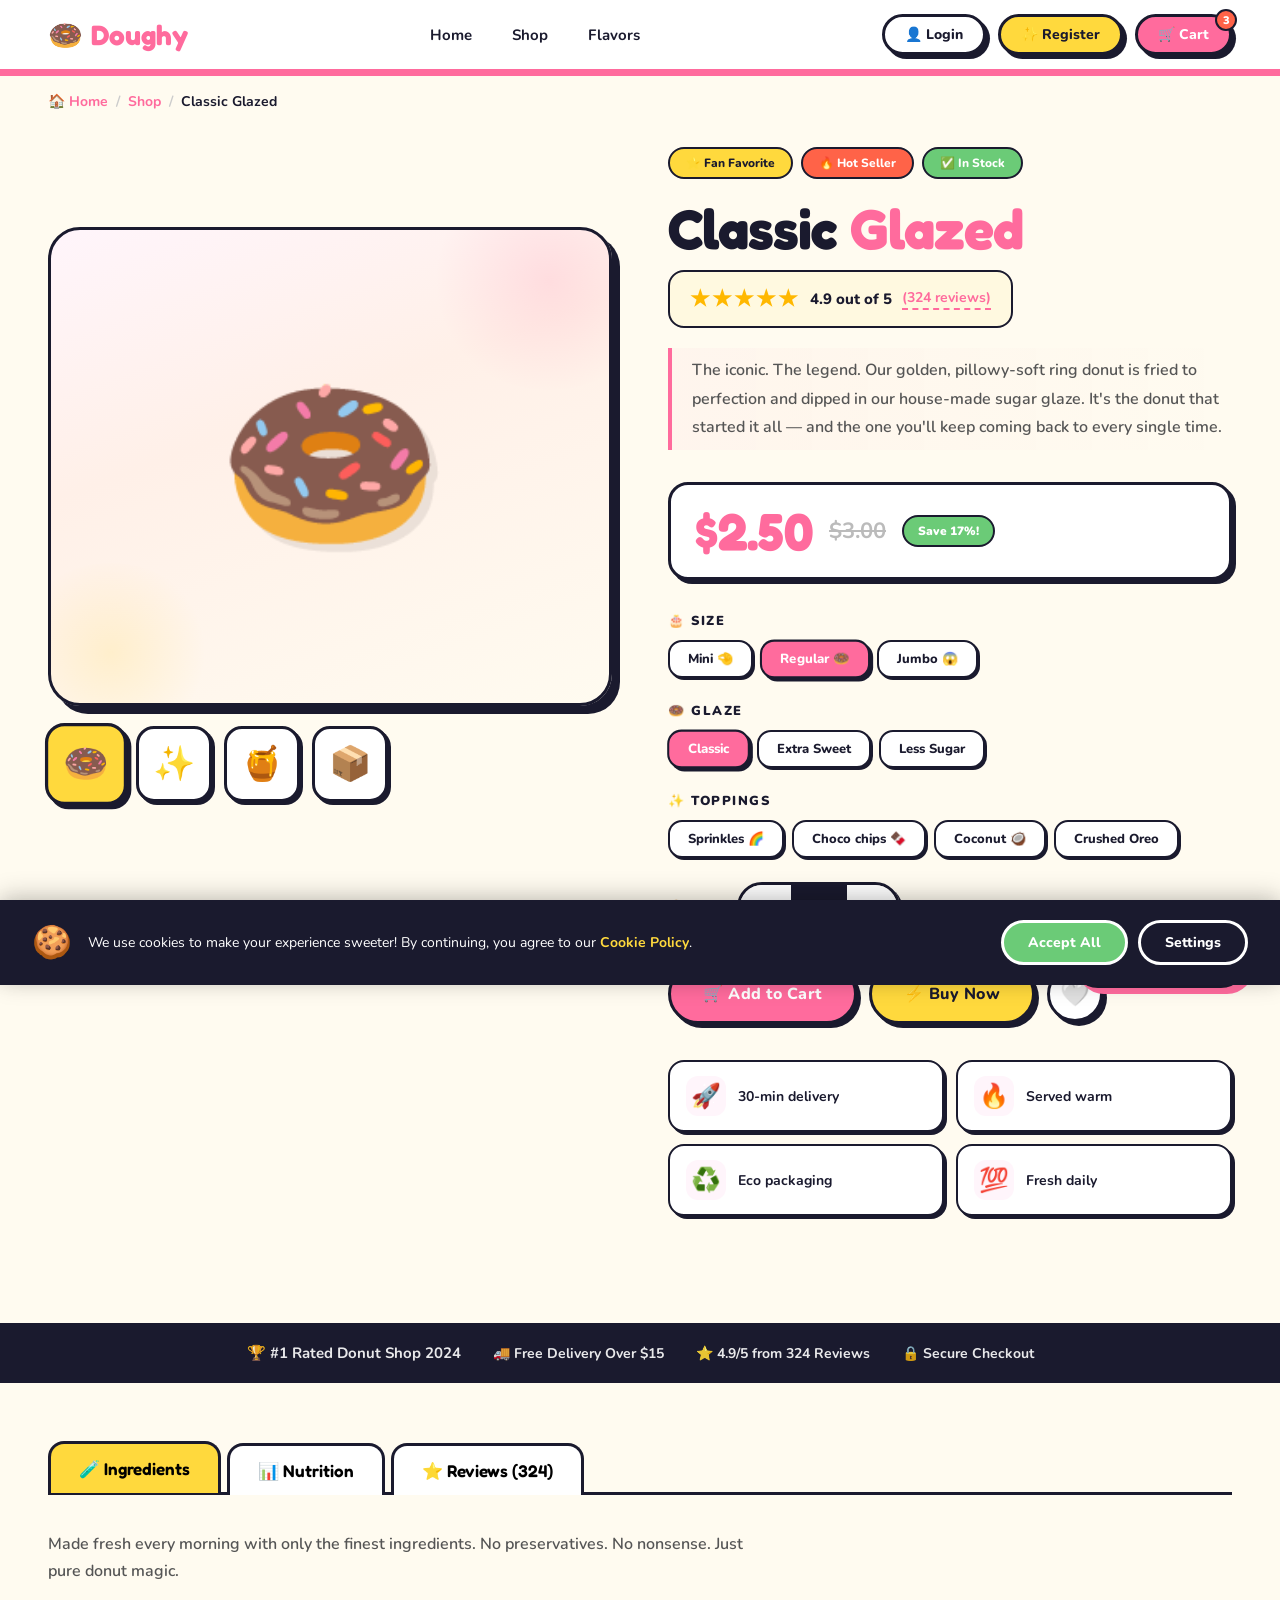
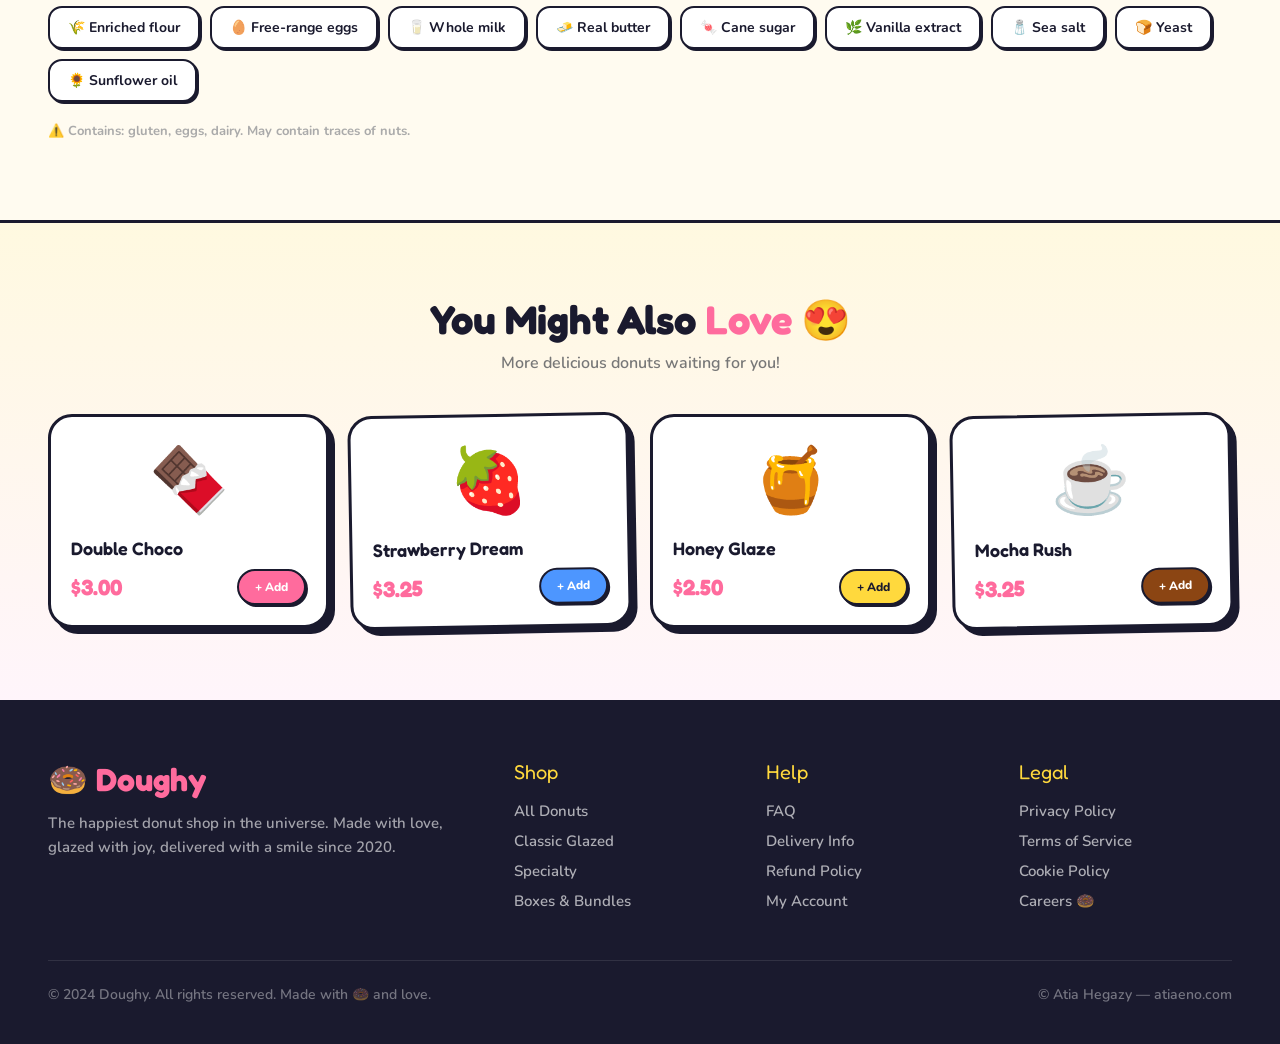
<file: product.html>
<!-- © Atia Hegazy — atiaeno.com -->
<!DOCTYPE html>
<html lang="en">

<head>
  <meta charset="UTF-8" />
  <meta name="viewport" content="width=device-width, initial-scale=1.0" />
  <title>Classic Glazed — Doughy 🍩</title>
  <link rel="preconnect" href="https://fonts.googleapis.com" />
  <link rel="preconnect" href="https://fonts.gstatic.com" crossorigin />
  <link
    href="https://fonts.googleapis.com/css2?family=Fredoka:wght@400;500;600;700&family=Nunito:wght@400;600;700;800;900&display=swap"
    rel="stylesheet" />
  <link rel="stylesheet" href="style.css" />
</head>

<body>

  <nav>
    <a href="index.html" class="nav-logo">🍩 <span>Doughy</span></a>
    <div class="nav-links">
      <a href="index.html">Home</a>
      <a href="shop.html">Shop</a>
      <a href="product.html">Flavors</a>
    </div>
    <div class="nav-actions">
      <a href="login.html" class="btn btn-white btn-sm">👤 Login</a>
      <a href="register.html" class="btn btn-yellow btn-sm">✨ Register</a>
      <a href="cart.html" class="btn btn-pink cart-btn btn-sm">🛒 Cart <span class="cart-badge">3</span></a>
    </div>
    <button class="hamburger" onclick="openMobileNav()"
      aria-label="Menu"><span></span><span></span><span></span></button>
  </nav>
  <!-- MOBILE NAV -->
  <div class="mobile-nav" id="mobileNav">
    <div class="mobile-nav-overlay" onclick="closeMobileNav()"></div>
    <div class="mobile-nav-drawer">
      <div class="mobile-nav-header">
        <a href="index.html" class="mobile-nav-logo">🍩 <span>Doughy</span></a>
        <div class="mobile-close" onclick="closeMobileNav()">✕</div>
      </div>
      <div class="mobile-nav-links">
        <a href="index.html">🏠 Home</a>
        <a href="shop.html">🍩 Shop</a>
        <a href="product.html" class="active">✨ Flavors</a>
      </div>
      <div class="mobile-nav-actions">
        <a href="login.html" class="btn btn-white">👤 Login</a>
        <a href="register.html" class="btn btn-yellow">✨ Register</a>
        <a href="cart.html" class="btn btn-pink cart-btn">🛒 Cart <span class="cart-badge">3</span></a>
      </div>
    </div>
  </div>

  <div class="breadcrumb">
    <a href="index.html">🏠 Home</a>
    <span>/</span>
    <a href="shop.html">Shop</a>
    <span>/</span>
    <strong>Classic Glazed</strong>
  </div>

  <div class="product-main">
    <!-- VISUALS -->
    <div class="product-visuals">
      <div class="product-hero-img">
        <span class="product-emoji-big">🍩</span>
      </div>
      <div class="thumbs-row">
        <div class="thumb active">🍩</div>
        <div class="thumb">✨</div>
        <div class="thumb">🍯</div>
        <div class="thumb">📦</div>
      </div>
    </div>

    <!-- INFO -->
    <div class="product-info">
      <div class="product-badges">
        <span class="badge badge-classic">⭐ Fan Favorite</span>
        <span class="badge badge-hot">🔥 Hot Seller</span>
        <span class="badge badge-instock">✅ In Stock</span>
      </div>
      <h1 class="product-title">Classic <span class="text-pink">Glazed</span></h1>
      <div class="product-rating">
        <span class="stars">★★★★★</span>
        <span class="rating-count">4.9 out of 5</span>
        <a href="#reviews" class="rating-link">(324 reviews)</a>
      </div>
      <p class="product-desc-main">
        The iconic. The legend. Our golden, pillowy-soft ring donut is fried to perfection and dipped in our house-made
        sugar glaze. It's the donut that started it all — and the one you'll keep coming back to every single time.
      </p>

      <div class="price-section">
        <span class="price-main">$2.50</span>
        <span class="price-old">$3.00</span>
        <span class="save-tag">Save 17%!</span>
      </div>

      <div class="options-section">
        <span class="options-label">🎂 Size</span>
        <div class="options-row">
          <div class="option-chip" onclick="selectOption(this, 'size')">Mini 🤏</div>
          <div class="option-chip active" onclick="selectOption(this, 'size')">Regular 🍩</div>
          <div class="option-chip" onclick="selectOption(this, 'size')">Jumbo 😱</div>
        </div>
      </div>

      <div class="options-section">
        <span class="options-label">🍩 Glaze</span>
        <div class="options-row">
          <div class="option-chip active" onclick="selectOption(this, 'glaze')">Classic</div>
          <div class="option-chip" onclick="selectOption(this, 'glaze')">Extra Sweet</div>
          <div class="option-chip" onclick="selectOption(this, 'glaze')">Less Sugar</div>
        </div>
      </div>

      <div class="options-section">
        <span class="options-label">✨ Toppings</span>
        <div class="options-row">
          <div class="option-chip" onclick="toggleTopping(this)">Sprinkles 🌈</div>
          <div class="option-chip" onclick="toggleTopping(this)">Choco chips 🍫</div>
          <div class="option-chip" onclick="toggleTopping(this)">Coconut 🥥</div>
          <div class="option-chip" onclick="toggleTopping(this)">Crushed Oreo</div>
        </div>
      </div>

      <div class="qty-section">
        <span class="qty-label">📦 Qty</span>
        <div class="qty-control">
          <button class="qty-btn" onclick="changeQty(-1)">−</button>
          <div class="qty-num" id="qtyNum">1</div>
          <button class="qty-btn" onclick="changeQty(1)">+</button>
        </div>
      </div>

      <div class="actions-row">
        <a href="cart.html" class="btn btn-pink btn-big" onclick="showToast()">🛒 Add to Cart</a>
        <a href="checkout.html" class="btn btn-yellow btn-big">⚡ Buy Now</a>
        <button class="wishlist-btn" title="Add to wishlist" onclick="this.textContent='❤️'">🤍</button>
      </div>

      <div class="perks-row">
        <div class="perk"><span>🚀</span><span>30-min delivery</span></div>
        <div class="perk"><span>🔥</span><span>Served warm</span></div>
        <div class="perk"><span>♻️</span><span>Eco packaging</span></div>
        <div class="perk"><span>💯</span><span>Fresh daily</span></div>
      </div>
    </div>
  </div>

  <!-- TRUST STRIP -->
  <div class="trust-strip">
    <span>🏆 #1 Rated Donut Shop 2024</span>
    <span>🚚 Free Delivery Over $15</span>
    <span>⭐ 4.9/5 from 324 Reviews</span>
    <span>🔒 Secure Checkout</span>
  </div>

  <!-- TABS -->
  <div class="tabs-section">
    <div class="tabs-nav">
      <button class="tab-btn active" onclick="showTab('ingredients', this)">🧪 Ingredients</button>
      <button class="tab-btn" onclick="showTab('nutrition', this)">📊 Nutrition</button>
      <button class="tab-btn" onclick="showTab('reviews', this)">⭐ Reviews (324)</button>
    </div>

    <div class="tab-content active" id="tab-ingredients">
      <p class="tab-desc">Made fresh every morning with only the finest ingredients. No preservatives. No nonsense. Just
        pure donut magic.</p>
      <div class="ingredients-grid">
        <span class="ingredient">🌾 Enriched flour</span>
        <span class="ingredient">🥚 Free-range eggs</span>
        <span class="ingredient">🥛 Whole milk</span>
        <span class="ingredient">🧈 Real butter</span>
        <span class="ingredient">🍬 Cane sugar</span>
        <span class="ingredient">🌿 Vanilla extract</span>
        <span class="ingredient">🧂 Sea salt</span>
        <span class="ingredient">🍞 Yeast</span>
        <span class="ingredient">🌻 Sunflower oil</span>
      </div>
      <p class="allergen-note">⚠️ Contains: gluten, eggs, dairy. May contain traces of nuts.</p>
    </div>

    <div class="tab-content" id="tab-nutrition">
      <p class="tab-desc">Nutrition facts per serving (1 regular donut, 75g)</p>
      <table class="nutrition-table">
        <thead>
          <tr>
            <th>Nutrient</th>
            <th>Amount</th>
            <th>% Daily Value</th>
          </tr>
        </thead>
        <tbody>
          <tr>
            <td>Calories</td>
            <td>260 kcal</td>
            <td>13%</td>
          </tr>
          <tr>
            <td>Total Fat</td>
            <td>11g</td>
            <td>14%</td>
          </tr>
          <tr>
            <td>Saturated Fat</td>
            <td>3.5g</td>
            <td>18%</td>
          </tr>
          <tr>
            <td>Total Carbohydrate</td>
            <td>36g</td>
            <td>13%</td>
          </tr>
          <tr>
            <td>Sugars</td>
            <td>14g</td>
            <td>—</td>
          </tr>
          <tr>
            <td>Protein</td>
            <td>4g</td>
            <td>8%</td>
          </tr>
          <tr>
            <td>Sodium</td>
            <td>270mg</td>
            <td>12%</td>
          </tr>
        </tbody>
      </table>
    </div>

    <div class="tab-content" id="tab-reviews">
      <!-- Reviews Summary -->
      <div class="reviews-summary">
        <div class="reviews-big-score">
          <div class="reviews-big-num">4.9</div>
          <div class="reviews-big-stars">★★★★★</div>
          <div class="reviews-big-count">324 reviews</div>
        </div>
        <div class="reviews-bars">
          <div class="review-bar-row">
            <span class="review-bar-label">5</span>
            <div class="review-bar-track">
              <div class="review-bar-fill" style="width: 82%"></div>
            </div>
            <span class="review-bar-pct">82%</span>
          </div>
          <div class="review-bar-row">
            <span class="review-bar-label">4</span>
            <div class="review-bar-track">
              <div class="review-bar-fill" style="width: 12%"></div>
            </div>
            <span class="review-bar-pct">12%</span>
          </div>
          <div class="review-bar-row">
            <span class="review-bar-label">3</span>
            <div class="review-bar-track">
              <div class="review-bar-fill" style="width: 4%"></div>
            </div>
            <span class="review-bar-pct">4%</span>
          </div>
          <div class="review-bar-row">
            <span class="review-bar-label">2</span>
            <div class="review-bar-track">
              <div class="review-bar-fill" style="width: 1%"></div>
            </div>
            <span class="review-bar-pct">1%</span>
          </div>
          <div class="review-bar-row">
            <span class="review-bar-label">1</span>
            <div class="review-bar-track">
              <div class="review-bar-fill" style="width: 1%"></div>
            </div>
            <span class="review-bar-pct">1%</span>
          </div>
        </div>
      </div>

      <div class="review-item">
        <div class="review-header">
          <div class="review-av">😍</div>
          <div class="review-meta">
            <strong>Sarah M.</strong>
            <span>January 2024 <span class="verified-badge">Verified</span></span>
          </div>
          <span class="review-stars-sm">★★★★★</span>
        </div>
        <p class="review-text-body">"Honestly the best donut I've ever had. The glaze is
          perfectly sweet, not too heavy. I ordered a dozen and they disappeared in minutes."</p>
      </div>
      <div class="review-item">
        <div class="review-header">
          <div class="review-av" style="background: var(--blue)">😎</div>
          <div class="review-meta">
            <strong>Jake T.</strong>
            <span>February 2024 <span class="verified-badge">Verified</span></span>
          </div>
          <span class="review-stars-sm">★★★★★</span>
        </div>
        <p class="review-text-body">"My kids went absolutely wild. Classic glazed for
          life! We get these every Sunday morning now — it's become a family ritual."</p>
      </div>
      <div class="review-item">
        <div class="review-header">
          <div class="review-av" style="background: var(--green)">🎉</div>
          <div class="review-meta">
            <strong>Priya K.</strong>
            <span>March 2024 <span class="verified-badge">Verified</span></span>
          </div>
          <span class="review-stars-sm">★★★★★</span>
        </div>
        <p class="review-text-body">"Ordered for a birthday party. Everyone was asking
          where I got them. These donuts are genuinely the best thing at any celebration."</p>
      </div>
      <div class="review-item">
        <div class="review-header">
          <div class="review-av" style="background: var(--yellow)">🤤</div>
          <div class="review-meta">
            <strong>Marcus L.</strong>
            <span>March 2024 <span class="verified-badge">Verified</span></span>
          </div>
          <span class="review-stars-sm">★★★★★</span>
        </div>
        <p class="review-text-body">"As a pastry chef, I'm very picky about my donuts. Doughy's Classic Glazed has the
          perfect ratio of crispy outside to fluffy inside. The glaze caramelizes beautifully. 10/10."</p>
      </div>
      <div class="text-center mt-24">
        <button class="btn btn-yellow" onclick="alert('More reviews coming soon! 🍩')">Load More Reviews</button>
      </div>
    </div>
  </div>

  <!-- RELATED -->
  <div class="related-section">
    <h2 class="related-heading">You Might Also <span class="text-pink">Love</span> 😍</h2>
    <p class="related-sub">More delicious donuts waiting for you!</p>
    <div class="related-grid">
      <a href="product.html" class="product-card">
        <span class="product-card-emoji">🍫</span>
        <div class="product-card-name">Double Choco</div>
        <div class="related-card-footer">
          <span class="product-card-price">$3.00</span>
          <button class="add-btn-sm" onclick="event.preventDefault()">+ Add</button>
        </div>
      </a>
      <a href="product.html" class="product-card">
        <span class="product-card-emoji">🍓</span>
        <div class="product-card-name">Strawberry Dream</div>
        <div class="related-card-footer">
          <span class="product-card-price">$3.25</span>
          <button class="add-btn-sm add-btn-sm--blue" onclick="event.preventDefault()">+ Add</button>
        </div>
      </a>
      <a href="product.html" class="product-card">
        <span class="product-card-emoji">🍯</span>
        <div class="product-card-name">Honey Glaze</div>
        <div class="related-card-footer">
          <span class="product-card-price">$2.50</span>
          <button class="add-btn-sm add-btn-sm--yellow" onclick="event.preventDefault()">+ Add</button>
        </div>
      </a>
      <a href="product.html" class="product-card">
        <span class="product-card-emoji">☕</span>
        <div class="product-card-name">Mocha Rush</div>
        <div class="related-card-footer">
          <span class="product-card-price">$3.25</span>
          <button class="add-btn-sm add-btn-sm--mocha" onclick="event.preventDefault()">+ Add</button>
        </div>
      </a>
    </div>
  </div>

  <!-- STICKY ADD TO CART BAR -->
  <div class="sticky-cart-bar" id="stickyCartBar">
    <div class="sticky-cart-info">
      <span class="sticky-cart-emoji">🍩</span>
      <span class="sticky-cart-name">Classic Glazed</span>
      <span class="sticky-cart-price">$2.50</span>
    </div>
    <div class="sticky-cart-actions">
      <a href="cart.html" class="btn btn-pink btn-sm" onclick="showToast()">🛒 Add to Cart</a>
      <a href="checkout.html" class="btn btn-yellow btn-sm">⚡ Buy Now</a>
    </div>
  </div>

  <div id="toast" class="toast">
    🍩 Added to cart!
  </div>

  <footer>
    <div class="footer-grid">
      <div>
        <div class="footer-brand">🍩 <span>Doughy</span></div>
        <div class="footer-desc">The happiest donut shop in the universe. Made with love, glazed with joy, delivered
          with a smile since 2020.</div>
      </div>
      <div>
        <div class="footer-heading">Shop</div>
        <ul class="footer-links">
          <li><a href="shop.html">All Donuts</a></li>
          <li><a href="shop.html">Classic Glazed</a></li>
          <li><a href="shop.html">Specialty</a></li>
          <li><a href="shop.html">Boxes &amp; Bundles</a></li>
        </ul>
      </div>
      <div>
        <div class="footer-heading">Help</div>
        <ul class="footer-links">
          <li><a href="faq.html">FAQ</a></li>
          <li><a href="delivery.html">Delivery Info</a></li>
          <li><a href="refund.html">Refund Policy</a></li>
          <li><a href="account.html">My Account</a></li>
        </ul>
      </div>
      <div>
        <div class="footer-heading">Legal</div>
        <ul class="footer-links">
          <li><a href="privacy.html">Privacy Policy</a></li>
          <li><a href="terms.html">Terms of Service</a></li>
          <li><a href="cookies.html">Cookie Policy</a></li>
          <li><a href="#">Careers 🍩</a></li>
        </ul>
      </div>
    </div>
    <div class="footer-bottom">
      <p>© 2024 Doughy. All rights reserved. Made with 🍩 and love.</p>
      <p>© Atia Hegazy — atiaeno.com</p>
    </div>
  </footer>

  <script>
    function openMobileNav() {
      document.getElementById('mobileNav').classList.add('open');
      document.querySelector('.hamburger').classList.add('open');
      document.body.style.overflow = 'hidden';
    }
    function closeMobileNav() {
      document.getElementById('mobileNav').classList.remove('open');
      document.querySelector('.hamburger').classList.remove('open');
      document.body.style.overflow = '';
    }
    let qty = 1;
    function changeQty(d) {
      qty = Math.max(1, qty + d);
      document.getElementById('qtyNum').textContent = qty;
    }
    function selectOption(el, group) {
      document.querySelectorAll(`[onclick*="${group}"]`).forEach(c => c.classList.remove('active'));
      el.classList.add('active');
    }
    function toggleTopping(el) { el.classList.toggle('active'); }
    function showTab(id, btn) {
      document.querySelectorAll('.tab-content').forEach(t => t.classList.remove('active'));
      document.querySelectorAll('.tab-btn').forEach(b => b.classList.remove('active'));
      document.getElementById('tab-' + id).classList.add('active');
      btn.classList.add('active');
    }
    function showToast() {
      const toast = document.getElementById('toast');
      toast.style.transform = 'translateY(0)';
      setTimeout(() => { toast.style.transform = 'translateY(120px)'; }, 2200);
    }

    // Sticky cart bar on scroll
    const stickyBar = document.getElementById('stickyCartBar');
    const actionsRow = document.querySelector('.actions-row');
    if (stickyBar && actionsRow) {
      window.addEventListener('scroll', function () {
        const rect = actionsRow.getBoundingClientRect();
        if (rect.bottom < 0) {
          stickyBar.classList.add('visible');
        } else {
          stickyBar.classList.remove('visible');
        }
      });
    }

    // Thumb click interaction
    document.querySelectorAll('.thumb').forEach(t => {
      t.addEventListener('click', function () {
        document.querySelectorAll('.thumb').forEach(x => x.classList.remove('active'));
        this.classList.add('active');
      });
    });
  </script>

  <!-- COOKIE CONSENT BAR -->
  <div class="cookie-bar" id="cookieBar">
    <div class="cookie-bar-content">
      <span class="cookie-bar-emoji">🍪</span>
      <div class="cookie-bar-text">We use cookies to make your experience sweeter! By continuing, you agree to our <a
          href="cookies.html">Cookie Policy</a>.</div>
    </div>
    <div class="cookie-bar-actions">
      <button class="cookie-btn cookie-btn--accept" onclick="acceptCookies()">Accept All</button>
      <button class="cookie-btn cookie-btn--settings" onclick="window.location.href='cookies.html'">Settings</button>
    </div>
  </div>
  <script>
    if (!localStorage.getItem('doughy_consent')) {
      setTimeout(function () { document.getElementById('cookieBar').classList.add('show'); }, 1500);
    }
    function acceptCookies() {
      localStorage.setItem('doughy_consent', 'accepted');
      document.getElementById('cookieBar').classList.remove('show');
    }
  </script>
</body>

</html>
</file>
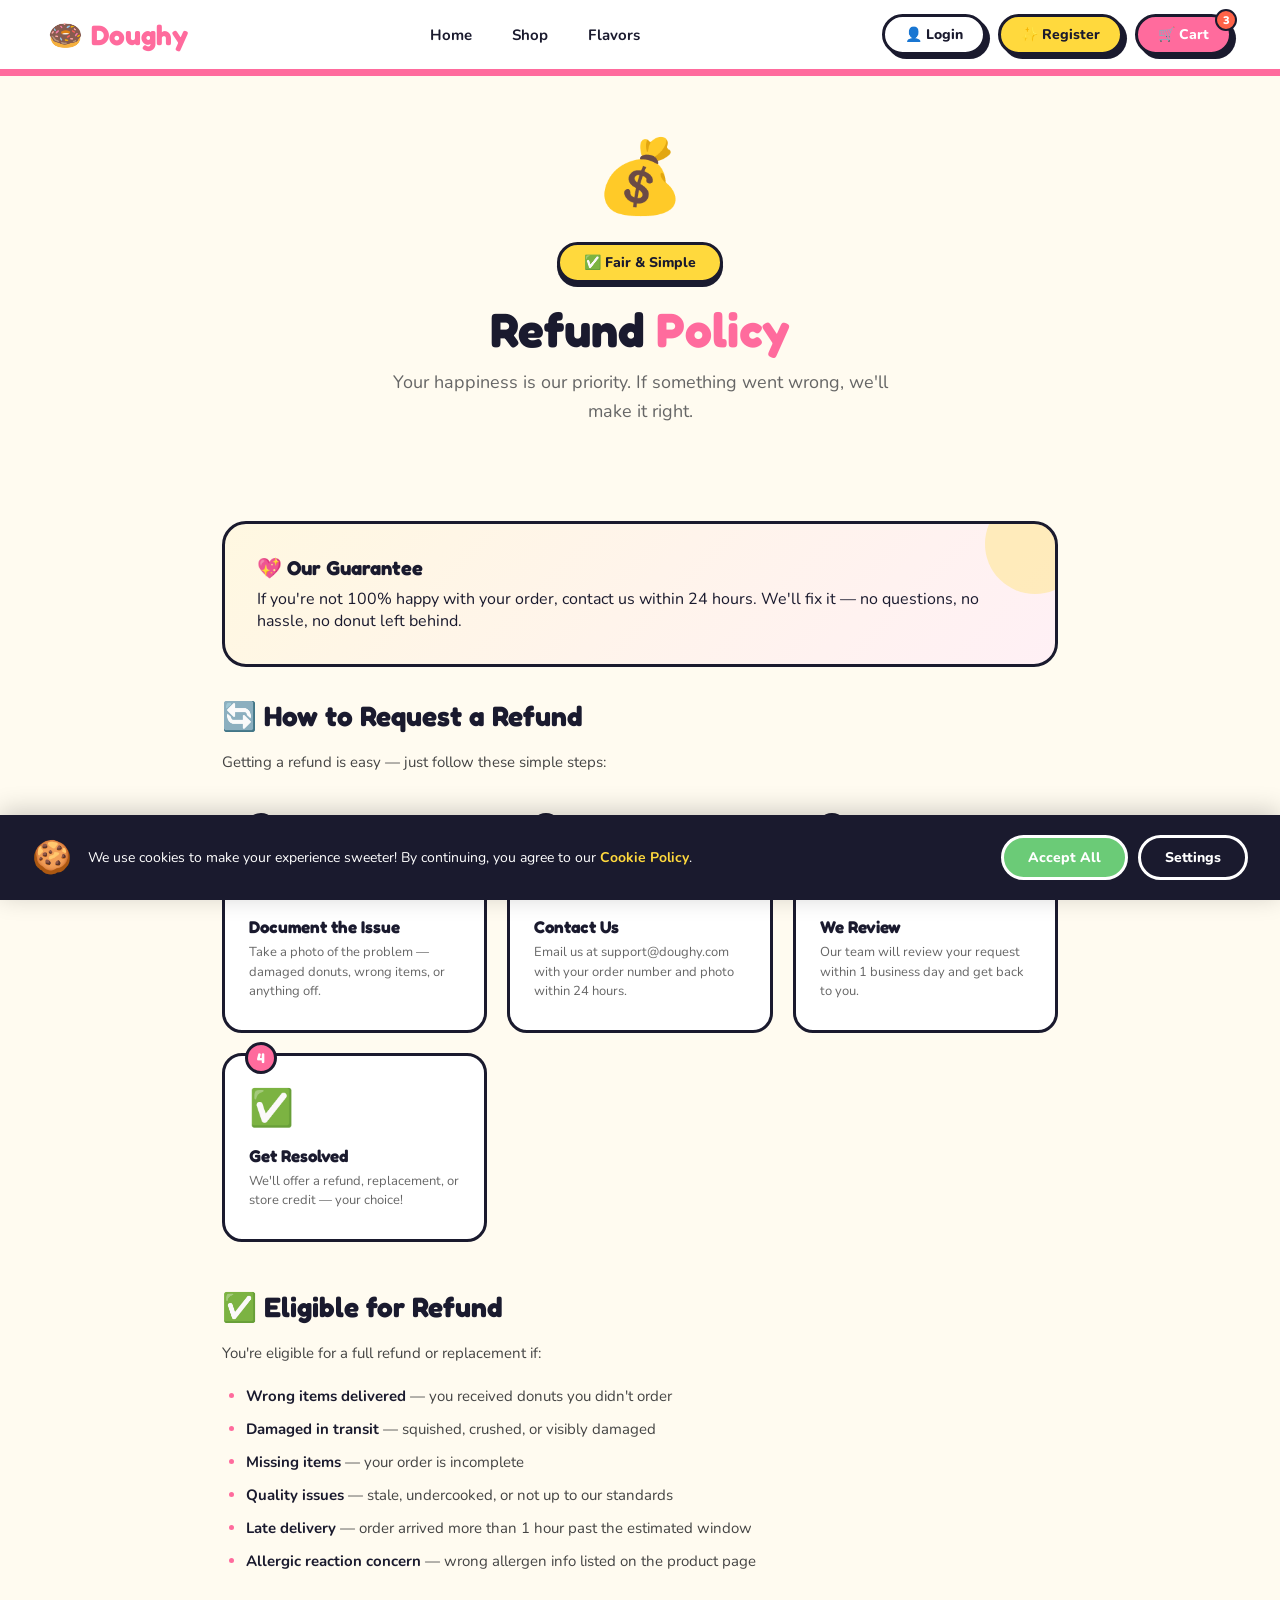
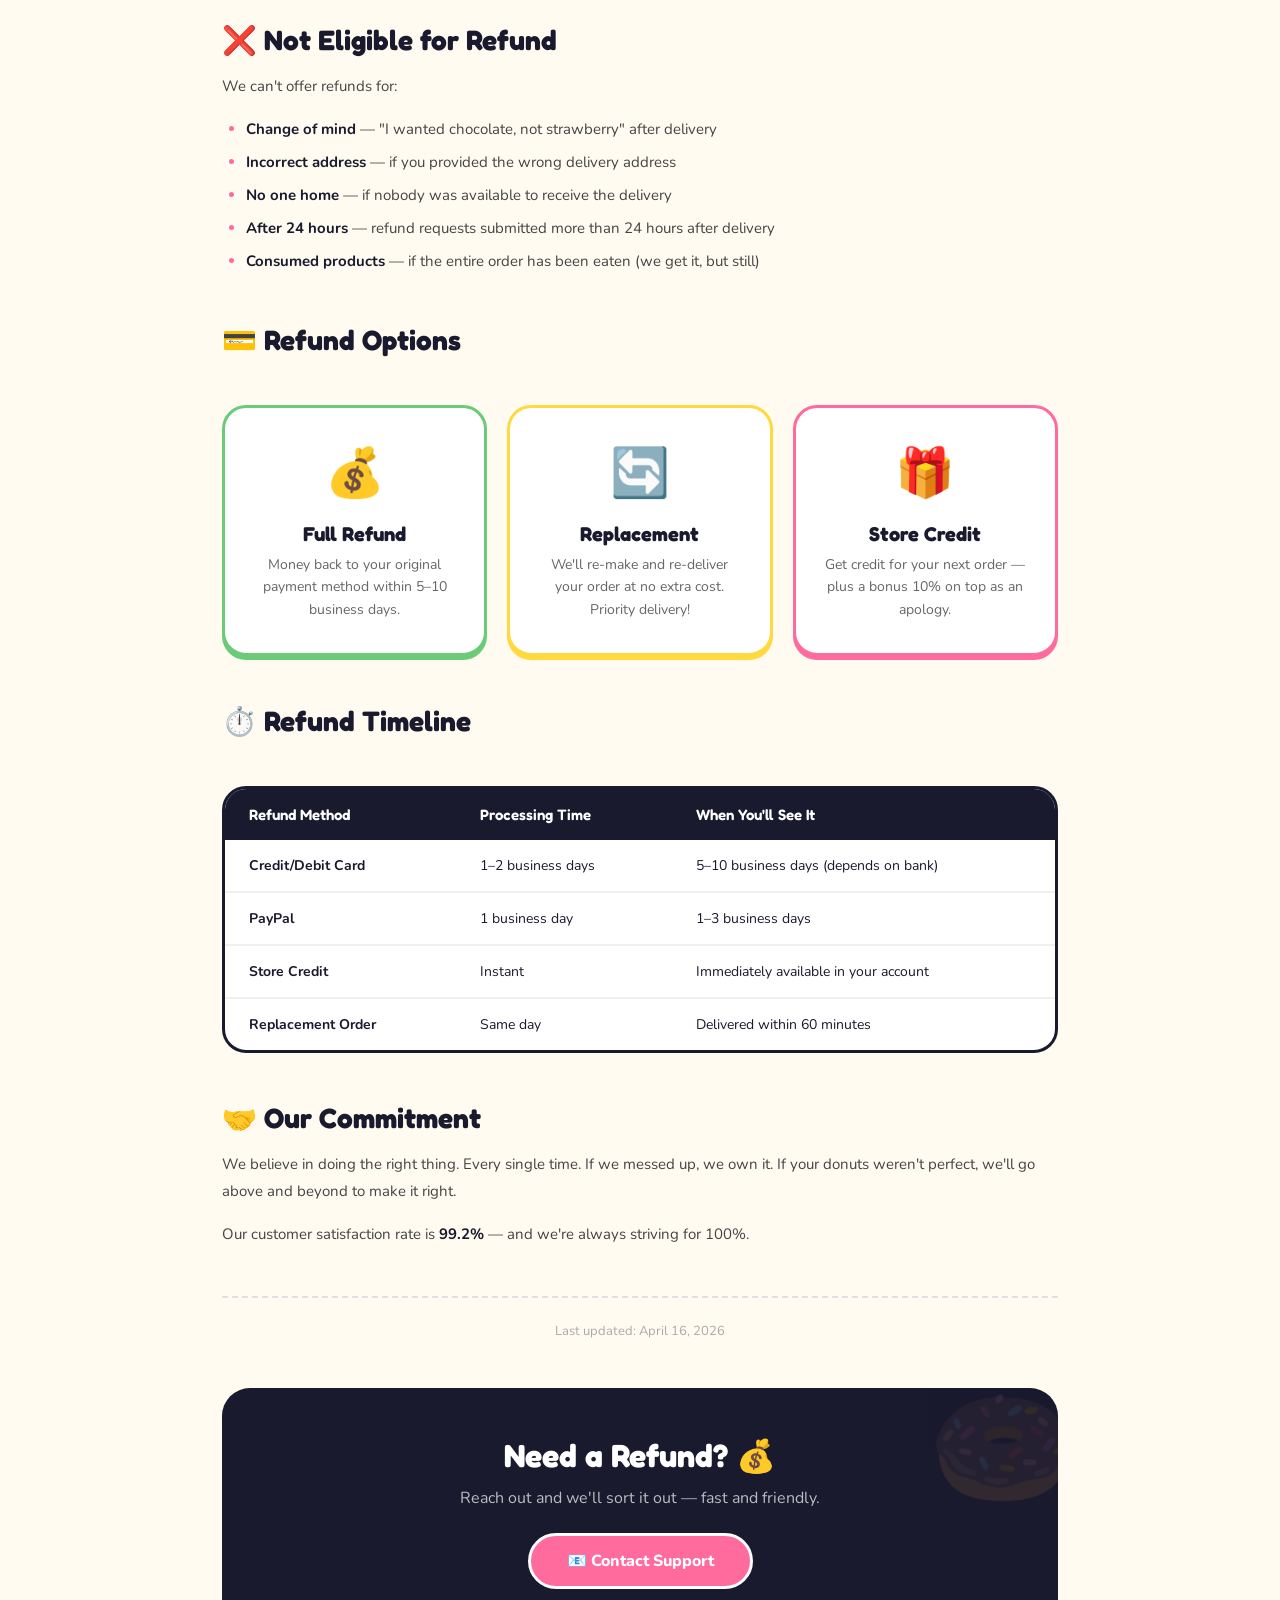
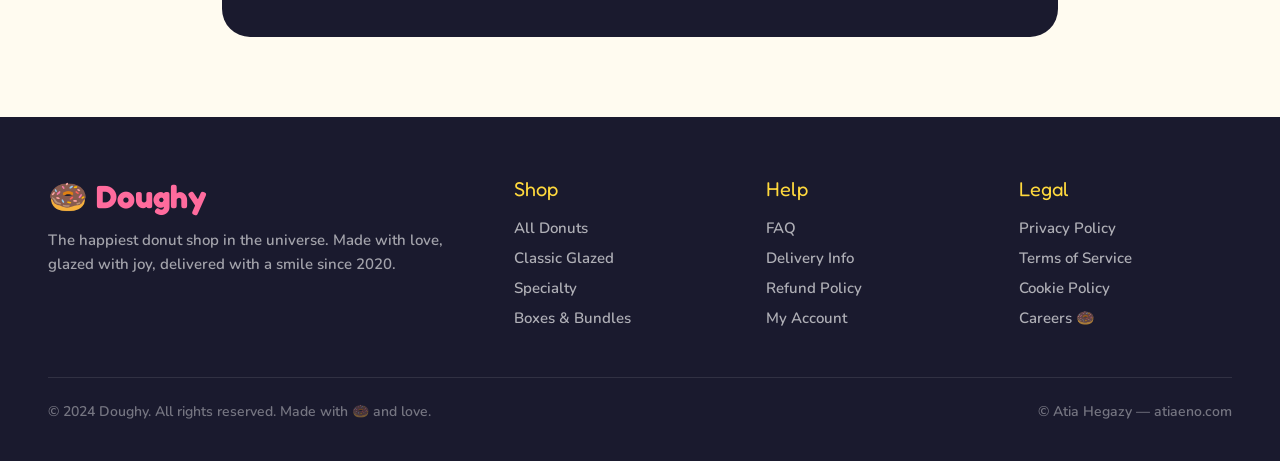
<file: refund.html>
<!-- © Atia Hegazy — atiaeno.com -->
<!DOCTYPE html>
<html lang="en">

<head>
  <meta charset="UTF-8" />
  <meta name="viewport" content="width=device-width, initial-scale=1.0" />
  <title>Refund Policy — Doughy 🍩</title>
  <link rel="preconnect" href="https://fonts.googleapis.com" />
  <link rel="preconnect" href="https://fonts.gstatic.com" crossorigin />
  <link
    href="https://fonts.googleapis.com/css2?family=Fredoka:wght@400;500;600;700&family=Nunito:wght@400;600;700;800;900&display=swap"
    rel="stylesheet" />
  <link rel="stylesheet" href="style.css" />
</head>

<body>

  <nav>
    <a href="index.html" class="nav-logo">🍩 <span>Doughy</span></a>
    <div class="nav-links">
      <a href="index.html">Home</a>
      <a href="shop.html">Shop</a>
      <a href="product.html">Flavors</a>
    </div>
    <div class="nav-actions">
      <a href="login.html" class="btn btn-white btn-sm">👤 Login</a>
      <a href="register.html" class="btn btn-yellow btn-sm">✨ Register</a>
      <a href="cart.html" class="btn btn-pink cart-btn btn-sm">🛒 Cart <span class="cart-badge">3</span></a>
    </div>
    <button class="hamburger" onclick="openMobileNav()"
      aria-label="Menu"><span></span><span></span><span></span></button>
  </nav>
  <div class="mobile-nav" id="mobileNav">
    <div class="mobile-nav-overlay" onclick="closeMobileNav()"></div>
    <div class="mobile-nav-drawer">
      <div class="mobile-nav-header">
        <a href="index.html" class="mobile-nav-logo">🍩 <span>Doughy</span></a>
        <div class="mobile-close" onclick="closeMobileNav()">✕</div>
      </div>
      <div class="mobile-nav-links">
        <a href="index.html">🏠 Home</a>
        <a href="shop.html">🍩 Shop</a>
        <a href="product.html">✨ Flavors</a>
      </div>
      <div class="mobile-nav-actions">
        <a href="login.html" class="btn btn-white">👤 Login</a>
        <a href="register.html" class="btn btn-yellow">✨ Register</a>
        <a href="cart.html" class="btn btn-pink cart-btn">🛒 Cart <span class="cart-badge">3</span></a>
      </div>
    </div>
  </div>

  <div class="info-hero">
    <span class="info-hero-emoji">💰</span>
    <span class="info-hero-badge">✅ Fair &amp; Simple</span>
    <h1>Refund <span class="text-pink">Policy</span></h1>
    <p>Your happiness is our priority. If something went wrong, we'll make it right.</p>
  </div>

  <div class="info-page">

    <div class="info-highlight">
      <h3>💖 Our Guarantee</h3>
      <p>If you're not 100% happy with your order, contact us within 24 hours. We'll fix it — no questions, no hassle,
        no donut left behind.</p>
    </div>

    <!-- HOW TO GET A REFUND -->
    <div class="info-content">
      <h2>🔄 How to Request a Refund</h2>
      <p>Getting a refund is easy — just follow these simple steps:</p>
    </div>

    <div class="refund-steps">
      <div class="refund-step">
        <span class="refund-step-emoji">📸</span>
        <h3>Document the Issue</h3>
        <p>Take a photo of the problem — damaged donuts, wrong items, or anything off.</p>
      </div>
      <div class="refund-step">
        <span class="refund-step-emoji">📧</span>
        <h3>Contact Us</h3>
        <p>Email us at support@doughy.com with your order number and photo within 24 hours.</p>
      </div>
      <div class="refund-step">
        <span class="refund-step-emoji">🔍</span>
        <h3>We Review</h3>
        <p>Our team will review your request within 1 business day and get back to you.</p>
      </div>
      <div class="refund-step">
        <span class="refund-step-emoji">✅</span>
        <h3>Get Resolved</h3>
        <p>We'll offer a refund, replacement, or store credit — your choice!</p>
      </div>
    </div>

    <!-- ELIGIBLE SCENARIOS -->
    <div class="info-content">
      <h2>✅ Eligible for Refund</h2>
      <p>You're eligible for a full refund or replacement if:</p>
      <ul>
        <li><strong>Wrong items delivered</strong> — you received donuts you didn't order</li>
        <li><strong>Damaged in transit</strong> — squished, crushed, or visibly damaged</li>
        <li><strong>Missing items</strong> — your order is incomplete</li>
        <li><strong>Quality issues</strong> — stale, undercooked, or not up to our standards</li>
        <li><strong>Late delivery</strong> — order arrived more than 1 hour past the estimated window</li>
        <li><strong>Allergic reaction concern</strong> — wrong allergen info listed on the product page</li>
      </ul>
    </div>

    <div class="info-content">
      <h2>❌ Not Eligible for Refund</h2>
      <p>We can't offer refunds for:</p>
      <ul>
        <li><strong>Change of mind</strong> — "I wanted chocolate, not strawberry" after delivery</li>
        <li><strong>Incorrect address</strong> — if you provided the wrong delivery address</li>
        <li><strong>No one home</strong> — if nobody was available to receive the delivery</li>
        <li><strong>After 24 hours</strong> — refund requests submitted more than 24 hours after delivery</li>
        <li><strong>Consumed products</strong> — if the entire order has been eaten (we get it, but still)</li>
      </ul>
    </div>

    <!-- REFUND OPTIONS -->
    <div class="info-content">
      <h2>💳 Refund Options</h2>
    </div>

    <div class="info-cards">
      <div class="info-card info-card--green">
        <span class="info-card-emoji">💰</span>
        <h3>Full Refund</h3>
        <p>Money back to your original payment method within 5–10 business days.</p>
      </div>
      <div class="info-card info-card--yellow">
        <span class="info-card-emoji">🔄</span>
        <h3>Replacement</h3>
        <p>We'll re-make and re-deliver your order at no extra cost. Priority delivery!</p>
      </div>
      <div class="info-card info-card--pink">
        <span class="info-card-emoji">🎁</span>
        <h3>Store Credit</h3>
        <p>Get credit for your next order — plus a bonus 10% on top as an apology.</p>
      </div>
    </div>

    <!-- TIMELINE TABLE -->
    <div class="info-content">
      <h2>⏱️ Refund Timeline</h2>
    </div>

    <div class="info-table-wrap">
      <table class="info-table">
        <thead>
          <tr>
            <th>Refund Method</th>
            <th>Processing Time</th>
            <th>When You'll See It</th>
          </tr>
        </thead>
        <tbody>
          <tr>
            <td><strong>Credit/Debit Card</strong></td>
            <td>1–2 business days</td>
            <td>5–10 business days (depends on bank)</td>
          </tr>
          <tr>
            <td><strong>PayPal</strong></td>
            <td>1 business day</td>
            <td>1–3 business days</td>
          </tr>
          <tr>
            <td><strong>Store Credit</strong></td>
            <td>Instant</td>
            <td>Immediately available in your account</td>
          </tr>
          <tr>
            <td><strong>Replacement Order</strong></td>
            <td>Same day</td>
            <td>Delivered within 60 minutes</td>
          </tr>
        </tbody>
      </table>
    </div>

    <div class="info-content">
      <h2>🤝 Our Commitment</h2>
      <p>We believe in doing the right thing. Every single time. If we messed up, we own it. If your donuts weren't
        perfect, we'll go above and beyond to make it right.</p>
      <p>Our customer satisfaction rate is <strong>99.2%</strong> — and we're always striving for 100%.</p>
    </div>

    <div class="info-updated">Last updated: April 16, 2026</div>

    <div class="info-cta">
      <h2>Need a Refund? 💰</h2>
      <p>Reach out and we'll sort it out — fast and friendly.</p>
      <a href="mailto:support@doughy.com">📧 Contact Support</a>
    </div>
  </div>

  <footer>
    <div class="footer-grid">
      <div>
        <div class="footer-brand">🍩 <span>Doughy</span></div>
        <div class="footer-desc">The happiest donut shop in the universe. Made with love, glazed with joy, delivered
          with a smile since 2020.</div>
      </div>
      <div>
        <div class="footer-heading">Shop</div>
        <ul class="footer-links">
          <li><a href="shop.html">All Donuts</a></li>
          <li><a href="shop.html">Classic Glazed</a></li>
          <li><a href="shop.html">Specialty</a></li>
          <li><a href="shop.html">Boxes &amp; Bundles</a></li>
        </ul>
      </div>
      <div>
        <div class="footer-heading">Help</div>
        <ul class="footer-links">
          <li><a href="faq.html">FAQ</a></li>
          <li><a href="delivery.html">Delivery Info</a></li>
          <li><a href="refund.html">Refund Policy</a></li>
          <li><a href="account.html">My Account</a></li>
        </ul>
      </div>
      <div>
        <div class="footer-heading">Legal</div>
        <ul class="footer-links">
          <li><a href="privacy.html">Privacy Policy</a></li>
          <li><a href="terms.html">Terms of Service</a></li>
          <li><a href="cookies.html">Cookie Policy</a></li>
          <li><a href="#">Careers 🍩</a></li>
        </ul>
      </div>
    </div>
    <div class="footer-bottom">
      <p>&copy; 2024 Doughy. All rights reserved. Made with 🍩 and love.</p>
      <p>&copy; Atia Hegazy — atiaeno.com</p>
    </div>
  </footer>

  <script>
    function openMobileNav() {
      document.getElementById('mobileNav').classList.add('open');
      document.querySelector('.hamburger').classList.add('open');
      document.body.style.overflow = 'hidden';
    }
    function closeMobileNav() {
      document.getElementById('mobileNav').classList.remove('open');
      document.querySelector('.hamburger').classList.remove('open');
      document.body.style.overflow = '';
    }
  </script>

  <!-- COOKIE CONSENT BAR -->
  <div class="cookie-bar" id="cookieBar">
    <div class="cookie-bar-content">
      <span class="cookie-bar-emoji">🍪</span>
      <div class="cookie-bar-text">We use cookies to make your experience sweeter! By continuing, you agree to our <a
          href="cookies.html">Cookie Policy</a>.</div>
    </div>
    <div class="cookie-bar-actions">
      <button class="cookie-btn cookie-btn--accept" onclick="acceptCookies()">Accept All</button>
      <button class="cookie-btn cookie-btn--settings" onclick="window.location.href='cookies.html'">Settings</button>
    </div>
  </div>
  <script>
    if (!localStorage.getItem('doughy_consent')) {
      setTimeout(function () { document.getElementById('cookieBar').classList.add('show'); }, 1500);
    }
    function acceptCookies() {
      localStorage.setItem('doughy_consent', 'accepted');
      document.getElementById('cookieBar').classList.remove('show');
    }
  </script>
</body>

</html>
</file>
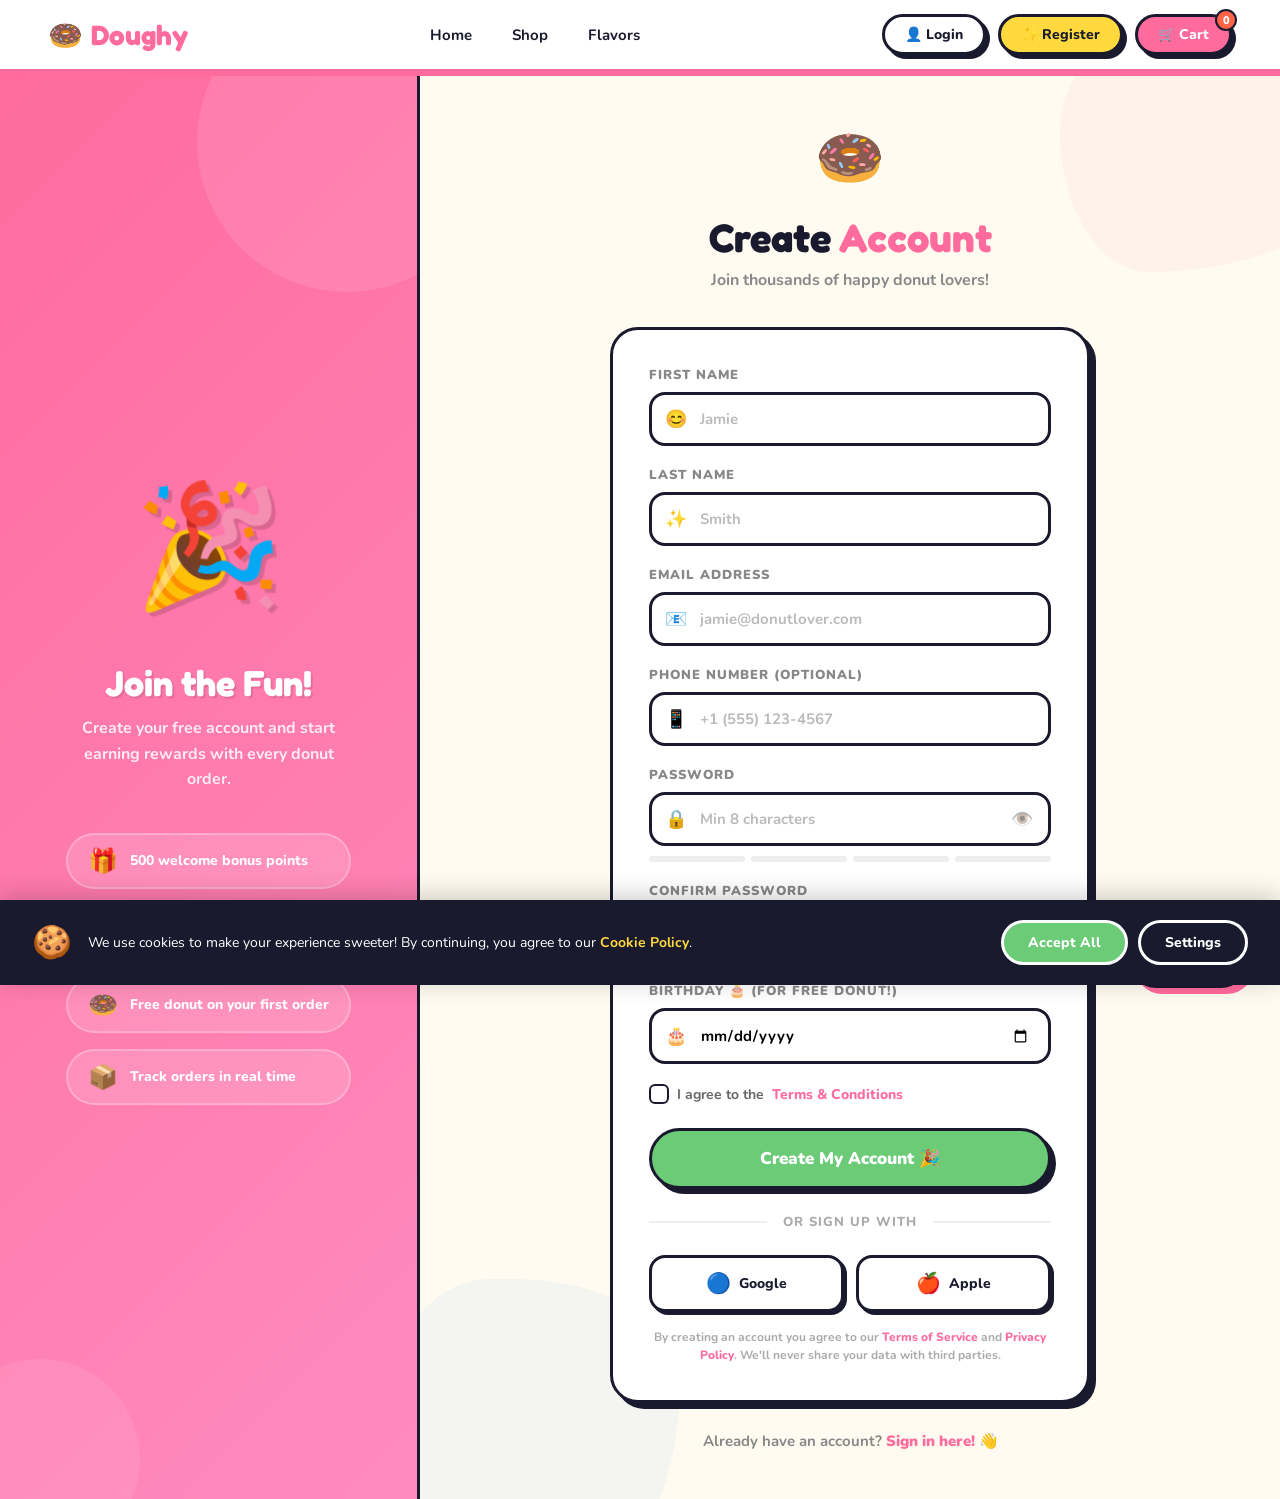
<file: register.html>
<!-- © Atia Hegazy — atiaeno.com -->
<!DOCTYPE html>
<html lang="en">

<head>
  <meta charset="UTF-8" />
  <meta name="viewport" content="width=device-width, initial-scale=1.0" />
  <title>Create Account — Doughy 🍩</title>
  <link rel="preconnect" href="https://fonts.googleapis.com" />
  <link rel="preconnect" href="https://fonts.gstatic.com" crossorigin />
  <link
    href="https://fonts.googleapis.com/css2?family=Fredoka:wght@400;500;600;700&family=Nunito:wght@400;600;700;800;900&display=swap"
    rel="stylesheet" />
  <link rel="stylesheet" href="style.css" />
</head>

<body class="auth-page">

  <nav>
    <a href="index.html" class="nav-logo">🍩 <span>Doughy</span></a>
    <div class="nav-links">
      <a href="index.html">Home</a>
      <a href="shop.html">Shop</a>
      <a href="product.html">Flavors</a>
    </div>
    <div class="nav-actions">
      <a href="login.html" class="btn btn-white btn-sm">👤 Login</a>
      <a href="register.html" class="btn btn-yellow btn-sm">✨ Register</a>
      <a href="cart.html" class="btn btn-pink cart-btn btn-sm">🛒 Cart <span class="cart-badge">0</span></a>
    </div>
    <button class="hamburger" onclick="openMobileNav()"
      aria-label="Menu"><span></span><span></span><span></span></button>
  </nav>
  <!-- MOBILE NAV -->
  <div class="mobile-nav" id="mobileNav">
    <div class="mobile-nav-overlay" onclick="closeMobileNav()"></div>
    <div class="mobile-nav-drawer">
      <div class="mobile-nav-header">
        <a href="index.html" class="mobile-nav-logo">🍩 <span>Doughy</span></a>
        <div class="mobile-close" onclick="closeMobileNav()">✕</div>
      </div>
      <div class="mobile-nav-links">
        <a href="index.html">🏠 Home</a>
        <a href="shop.html">🍩 Shop</a>
        <a href="product.html">✨ Flavors</a>
      </div>
      <div class="mobile-nav-actions">
        <a href="login.html" class="btn btn-white">👤 Login</a>
        <a href="register.html" class="btn btn-yellow">✨ Register</a>
        <a href="cart.html" class="btn btn-pink cart-btn">🛒 Cart <span class="cart-badge">0</span></a>
      </div>
    </div>
  </div>

  <div class="auth-layout">
    <!-- LEFT SIDE -->
    <aside class="auth-side">
      <div class="auth-side-emoji">🎉</div>
      <h2 class="auth-side-title">Join the Fun!</h2>
      <p class="auth-side-desc">Create your free account and start earning rewards with every donut order.</p>
      <div class="auth-side-perks">
        <div class="auth-perk">
          <span class="auth-perk-icon">🎁</span>
          <span class="auth-perk-text">500 welcome bonus points</span>
        </div>
        <div class="auth-perk">
          <span class="auth-perk-icon">💰</span>
          <span class="auth-perk-text">Exclusive member-only deals</span>
        </div>
        <div class="auth-perk">
          <span class="auth-perk-icon">🍩</span>
          <span class="auth-perk-text">Free donut on your first order</span>
        </div>
        <div class="auth-perk">
          <span class="auth-perk-icon">📦</span>
          <span class="auth-perk-text">Track orders in real time</span>
        </div>
      </div>
    </aside>

    <!-- RIGHT CONTENT -->
    <main class="auth-content">
      <div class="auth-content-blob auth-content-blob--1"></div>
      <div class="auth-content-blob auth-content-blob--2"></div>

      <div class="auth-card">
        <div class="auth-header">
          <span class="auth-header-emoji">🍩</span>
          <h1 class="auth-title">Create <span>Account</span></h1>
          <p class="auth-subtitle">Join thousands of happy donut lovers!</p>
        </div>

        <form class="auth-form" id="registerForm" onsubmit="handleRegister(event)">
          <div class="auth-form-group">
            <label class="auth-form-label" for="regFirstName">First Name</label>
            <div class="auth-form-input-wrap">
              <span class="auth-form-icon">😊</span>
              <input class="auth-form-input" type="text" id="regFirstName" placeholder="Jamie" required />
            </div>
          </div>

          <div class="auth-form-group">
            <label class="auth-form-label" for="regLastName">Last Name</label>
            <div class="auth-form-input-wrap">
              <span class="auth-form-icon">✨</span>
              <input class="auth-form-input" type="text" id="regLastName" placeholder="Smith" required />
            </div>
          </div>

          <div class="auth-form-group">
            <label class="auth-form-label" for="regEmail">Email Address</label>
            <div class="auth-form-input-wrap">
              <span class="auth-form-icon">📧</span>
              <input class="auth-form-input" type="email" id="regEmail" placeholder="jamie@donutlover.com" required />
            </div>
          </div>

          <div class="auth-form-group">
            <label class="auth-form-label" for="regPhone">Phone Number <span>(optional)</span></label>
            <div class="auth-form-input-wrap">
              <span class="auth-form-icon">📱</span>
              <input class="auth-form-input" type="tel" id="regPhone" placeholder="+1 (555) 123-4567" />
            </div>
          </div>

          <div class="auth-form-group">
            <label class="auth-form-label" for="regPassword">Password</label>
            <div class="auth-form-input-wrap">
              <span class="auth-form-icon">🔒</span>
              <input class="auth-form-input" type="password" id="regPassword" placeholder="Min 8 characters" required
                minlength="8" oninput="checkStrength(this.value)" />
              <button type="button" class="auth-form-toggle-pw" onclick="togglePassword('regPassword', this)"
                aria-label="Show password">👁️</button>
            </div>
            <div class="pw-strength" id="pwStrength">
              <div class="pw-strength-bar" id="pw1"></div>
              <div class="pw-strength-bar" id="pw2"></div>
              <div class="pw-strength-bar" id="pw3"></div>
              <div class="pw-strength-bar" id="pw4"></div>
            </div>
            <div class="pw-strength-label" id="pwLabel"></div>
          </div>

          <div class="auth-form-group">
            <label class="auth-form-label" for="regConfirmPw">Confirm Password</label>
            <div class="auth-form-input-wrap">
              <span class="auth-form-icon">🔐</span>
              <input class="auth-form-input" type="password" id="regConfirmPw" placeholder="Retype your password"
                required />
              <button type="button" class="auth-form-toggle-pw" onclick="togglePassword('regConfirmPw', this)"
                aria-label="Show password">👁️</button>
            </div>
          </div>

          <div class="auth-form-group">
            <label class="auth-form-label" for="regBirthday">Birthday 🎂 <span>(for free donut!)</span></label>
            <div class="auth-form-input-wrap">
              <span class="auth-form-icon">🎂</span>
              <input class="auth-form-input" type="date" id="regBirthday" />
            </div>
          </div>

          <div class="auth-form-row">
            <label class="auth-checkbox">
              <input type="checkbox" required />
              I agree to the <a href="#" class="auth-forgot-link">Terms &amp; Conditions</a>
            </label>
          </div>

          <button type="submit" class="auth-submit-btn auth-submit-btn--green">Create My Account 🎉</button>

          <div class="auth-divider">
            <span class="auth-divider-text">or sign up with</span>
          </div>

          <div class="auth-socials">
            <button type="button" class="auth-social-btn" onclick="alert('Google signup coming soon! 🍩')">
              <span class="auth-social-icon">🔵</span> Google
            </button>
            <button type="button" class="auth-social-btn" onclick="alert('Apple signup coming soon! 🍩')">
              <span class="auth-social-icon">🍎</span> Apple
            </button>
          </div>

          <p class="auth-terms">
            By creating an account you agree to our <a href="terms.html">Terms of Service</a> and <a
              href="privacy.html">Privacy Policy</a>.
            We'll never share your data with third parties.
          </p>
        </form>

        <p class="auth-footer-text">
          Already have an account? <a href="login.html" class="auth-footer-link">Sign in here! 👋</a>
        </p>
      </div>
    </main>
  </div>

  <div class="toast" id="toast">🍩 Done!</div>

  <script>
    function openMobileNav() {
      document.getElementById('mobileNav').classList.add('open');
      document.querySelector('.hamburger').classList.add('open');
      document.body.style.overflow = 'hidden';
    }
    function closeMobileNav() {
      document.getElementById('mobileNav').classList.remove('open');
      document.querySelector('.hamburger').classList.remove('open');
      document.body.style.overflow = '';
    }
    function togglePassword(inputId, btn) {
      const input = document.getElementById(inputId);
      if (input.type === 'password') {
        input.type = 'text';
        btn.textContent = '🙈';
      } else {
        input.type = 'password';
        btn.textContent = '👁️';
      }
    }
    function checkStrength(pw) {
      const bars = [document.getElementById('pw1'), document.getElementById('pw2'), document.getElementById('pw3'), document.getElementById('pw4')];
      const label = document.getElementById('pwLabel');
      bars.forEach(b => b.className = 'pw-strength-bar');
      label.textContent = '';
      if (pw.length === 0) return;

      let score = 0;
      if (pw.length >= 8) score++;
      if (/[A-Z]/.test(pw)) score++;
      if (/[0-9]/.test(pw)) score++;
      if (/[^A-Za-z0-9]/.test(pw)) score++;

      if (score <= 1) {
        bars[0].classList.add('weak');
        label.textContent = '😟 Weak — add numbers & symbols';
        label.style.color = 'var(--orange)';
      } else if (score === 2) {
        bars[0].classList.add('medium');
        bars[1].classList.add('medium');
        label.textContent = '😐 Fair — getting there!';
        label.style.color = 'var(--yellow)';
      } else if (score === 3) {
        bars[0].classList.add('strong');
        bars[1].classList.add('strong');
        bars[2].classList.add('strong');
        label.textContent = '😊 Good — almost perfect!';
        label.style.color = 'var(--green)';
      } else {
        bars.forEach(b => b.classList.add('strong'));
        label.textContent = '🔥 Strong — unbreakable!';
        label.style.color = 'var(--green)';
      }
    }
    function handleRegister(e) {
      e.preventDefault();
      const pw = document.getElementById('regPassword').value;
      const cpw = document.getElementById('regConfirmPw').value;
      if (pw !== cpw) {
        alert('Passwords don\'t match! 🍩');
        return;
      }
      const btn = e.target.querySelector('.auth-submit-btn');
      btn.textContent = '⏳ Creating account...';
      btn.disabled = true;
      setTimeout(() => {
        const toast = document.getElementById('toast');
        toast.textContent = '🎉 Account created! Welcome to Doughy!';
        toast.style.transform = 'translateY(0)';
        setTimeout(() => {
          toast.style.transform = 'translateY(120px)';
          window.location.href = 'account.html';
        }, 1800);
      }, 1200);
    }
  </script>

  <!-- COOKIE CONSENT BAR -->
  <div class="cookie-bar" id="cookieBar">
    <div class="cookie-bar-content">
      <span class="cookie-bar-emoji">🍪</span>
      <div class="cookie-bar-text">We use cookies to make your experience sweeter! By continuing, you agree to our <a
          href="cookies.html">Cookie Policy</a>.</div>
    </div>
    <div class="cookie-bar-actions">
      <button class="cookie-btn cookie-btn--accept" onclick="acceptCookies()">Accept All</button>
      <button class="cookie-btn cookie-btn--settings" onclick="window.location.href='cookies.html'">Settings</button>
    </div>
  </div>
  <script>
    if (!localStorage.getItem('doughy_consent')) {
      setTimeout(function () { document.getElementById('cookieBar').classList.add('show'); }, 1500);
    }
    function acceptCookies() {
      localStorage.setItem('doughy_consent', 'accepted');
      document.getElementById('cookieBar').classList.remove('show');
    }
  </script>
</body>

</html>
</file>
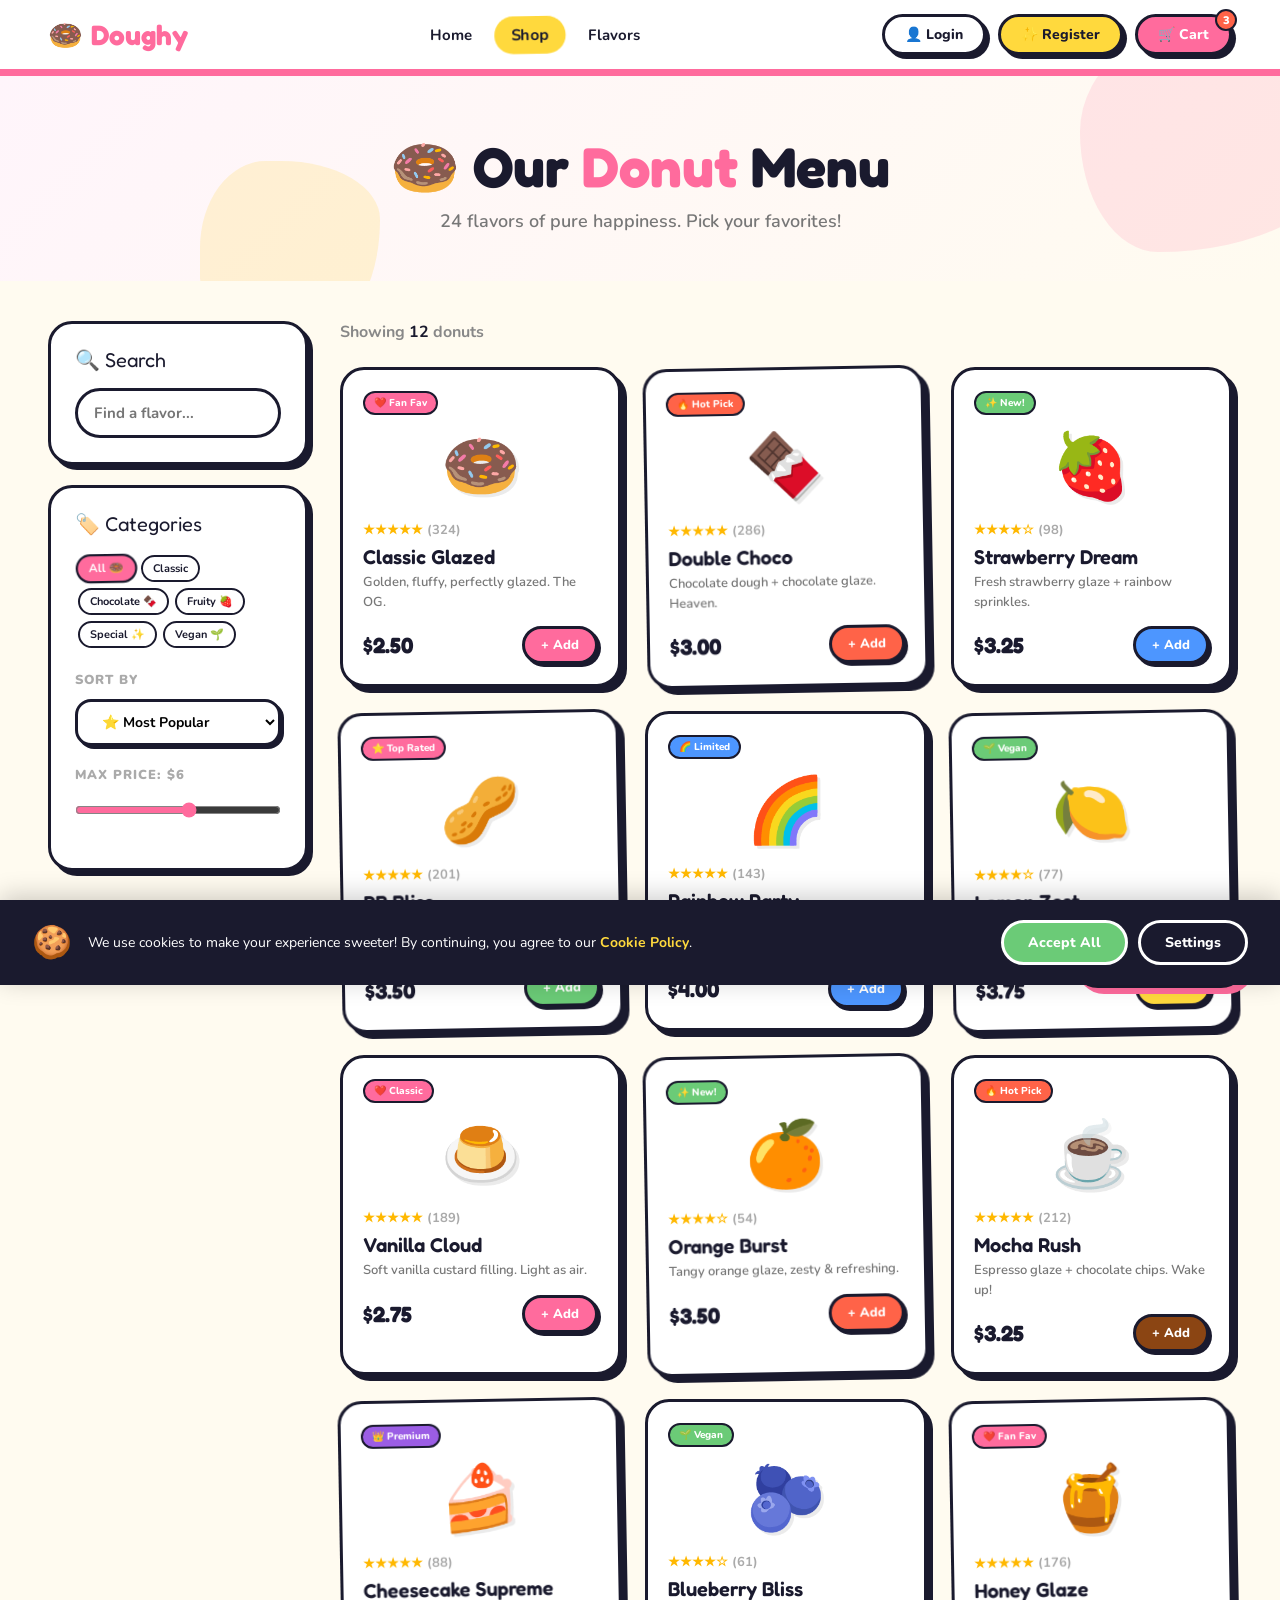
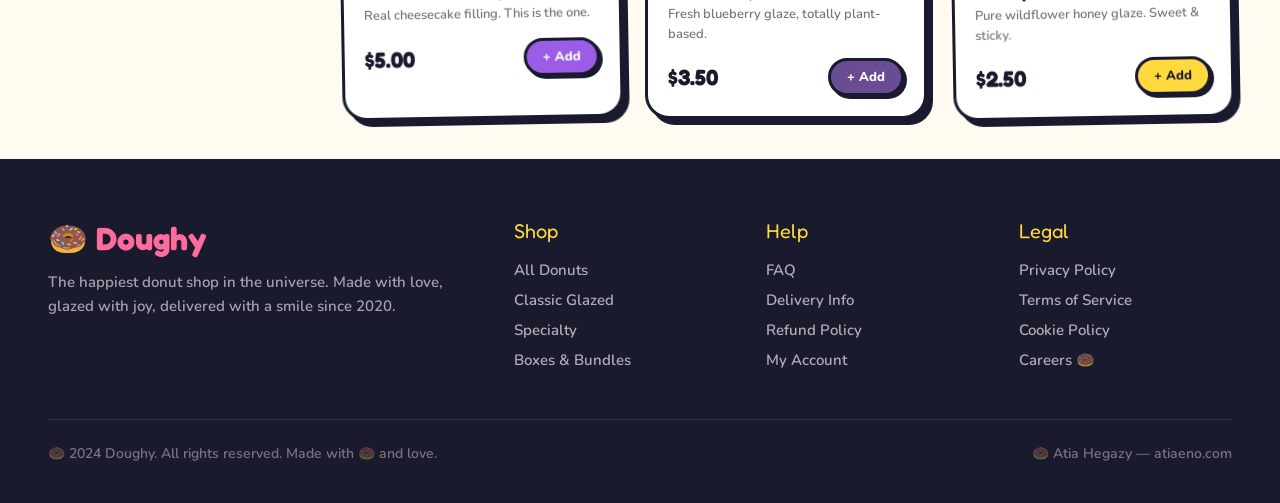
<file: shop.html>
<!-- © Atia Hegazy — atiaeno.com -->
<!DOCTYPE html>
<html lang="en">

<head>
  <meta charset="UTF-8" />
  <meta name="viewport" content="width=device-width, initial-scale=1.0" />
  <title>Shop — Doughy 🍩</title>
  <link rel="preconnect" href="https://fonts.googleapis.com" />
  <link rel="preconnect" href="https://fonts.gstatic.com" crossorigin />
  <link
    href="https://fonts.googleapis.com/css2?family=Fredoka:wght@400;500;600;700&family=Nunito:wght@400;600;700;800;900&display=swap"
    rel="stylesheet" />
  <link rel="stylesheet" href="style.css" />
</head>

<body>

  <nav>
    <a href="index.html" class="nav-logo">🍩 <span>Doughy</span></a>
    <div class="nav-links">
      <a href="index.html">Home</a>
      <a href="shop.html" class="active">Shop</a>
      <a href="product.html">Flavors</a>
    </div>
    <div class="nav-actions">
      <a href="login.html" class="btn btn-white btn-sm">👤 Login</a>
      <a href="register.html" class="btn btn-yellow btn-sm">✨ Register</a>
      <a href="cart.html" class="btn btn-pink cart-btn btn-sm">🛒 Cart <span class="cart-badge">3</span></a>
    </div>
    <button class="hamburger" onclick="openMobileNav()"
      aria-label="Menu"><span></span><span></span><span></span></button>
  </nav>
  <!-- MOBILE NAV -->
  <div class="mobile-nav" id="mobileNav">
    <div class="mobile-nav-overlay" onclick="closeMobileNav()"></div>
    <div class="mobile-nav-drawer">
      <div class="mobile-nav-header">
        <a href="index.html" class="mobile-nav-logo">🍩 <span>Doughy</span></a>
        <div class="mobile-close" onclick="closeMobileNav()">✕</div>
      </div>
      <div class="mobile-nav-links">
        <a href="index.html">🏠 Home</a>
        <a href="shop.html" class="active">🍩 Shop</a>
        <a href="product.html">✨ Flavors</a>
      </div>
      <div class="mobile-nav-actions">
        <a href="login.html" class="btn btn-white">👤 Login</a>
        <a href="register.html" class="btn btn-yellow">✨ Register</a>
        <a href="cart.html" class="btn btn-pink cart-btn">🛒 Cart <span class="cart-badge">3</span></a>
      </div>
    </div>
  </div>

  <div class="page-header">
    <div class="ph-blob1"></div>
    <div class="ph-blob2"></div>
    <h1>🍩 Our <span class="text-pink">Donut</span> Menu</h1>
    <p>24 flavors of pure happiness. Pick your favorites!</p>
  </div>

  <div class="shop-layout">
    <!-- SIDEBAR -->
    <aside class="shop-sidebar">
      <div class="filter-card">
        <div class="filter-title">🔍 Search</div>
        <input type="text" class="search-box" placeholder="Find a flavor..." oninput="filterDonuts()"
          id="searchInput" />
      </div>

      <div class="filter-card">
        <div class="filter-title">🏷️ Categories</div>
        <div class="filter-group">
          <div class="filter-chips-wrap">
            <span class="filter-chip active" onclick="toggleFilter(this,'all')">All 🍩</span>
            <span class="filter-chip cat-classic" onclick="toggleFilter(this,'classic')">Classic</span>
            <span class="filter-chip cat-choc" onclick="toggleFilter(this,'chocolate')">Chocolate 🍫</span>
            <span class="filter-chip cat-fruit" onclick="toggleFilter(this,'fruit')">Fruity 🍓</span>
            <span class="filter-chip cat-special" onclick="toggleFilter(this,'special')">Special ✨</span>
            <span class="filter-chip cat-vegan" onclick="toggleFilter(this,'vegan')">Vegan 🌱</span>
          </div>
        </div>

        <div class="filter-group">
          <div class="filter-group-title">Sort by</div>
          <select class="sort-select sort-select--full" onchange="sortDonuts(this.value)">
            <option value="popular">⭐ Most Popular</option>
            <option value="price-low">💰 Price: Low to High</option>
            <option value="price-high">💎 Price: High to Low</option>
            <option value="newest">✨ Newest First</option>
          </select>
        </div>

        <div class="filter-group">
          <div class="filter-group-title">Max Price: $<span id="priceVal">6</span></div>
          <input type="range" class="price-range" min="1" max="10" value="6" step="0.5"
            oninput="document.getElementById('priceVal').textContent=this.value; filterDonuts();" />
        </div>
      </div>
    </aside>

    <!-- MAIN -->
    <main class="shop-main">
      <div class="shop-topbar">
        <div class="results-count">Showing <strong id="resultCount">12</strong> donuts</div>
      </div>
      <div class="donuts-grid" id="donutsGrid">
        <a href="product.html" class="product-card" data-cat="classic" data-price="2.50">
          <span class="product-tag tag-fav">❤️ Fan Fav</span>
          <span class="product-emoji">🍩</span>
          <div class="stars">★★★★★ <span class="text-muted">(324)</span></div>
          <div class="product-name">Classic Glazed</div>
          <div class="product-desc">Golden, fluffy, perfectly glazed. The OG.</div>
          <div class="product-footer"><span class="product-price">$2.50</span><button class="add-btn"
              onclick="event.preventDefault();addToCart(this)">+ Add</button></div>
        </a>
        <a href="product.html" class="product-card" data-cat="chocolate" data-price="3.00">
          <span class="product-tag tag-hot">🔥 Hot Pick</span>
          <span class="product-emoji">🍫</span>
          <div class="stars">★★★★★ <span class="text-muted">(286)</span></div>
          <div class="product-name">Double Choco</div>
          <div class="product-desc">Chocolate dough + chocolate glaze. Heaven.</div>
          <div class="product-footer"><span class="product-price">$3.00</span><button class="add-btn add-btn--orange"
              onclick="event.preventDefault();addToCart(this)">+ Add</button></div>
        </a>
        <a href="product.html" class="product-card" data-cat="fruit" data-price="3.25">
          <span class="product-tag tag-new">✨ New!</span>
          <span class="product-emoji">🍓</span>
          <div class="stars">★★★★☆ <span class="text-muted">(98)</span></div>
          <div class="product-name">Strawberry Dream</div>
          <div class="product-desc">Fresh strawberry glaze + rainbow sprinkles.</div>
          <div class="product-footer"><span class="product-price">$3.25</span><button class="add-btn add-btn--blue"
              onclick="event.preventDefault();addToCart(this)">+ Add</button></div>
        </a>
        <a href="product.html" class="product-card" data-cat="special" data-price="3.50">
          <span class="product-tag tag-fav">⭐ Top Rated</span>
          <span class="product-emoji">🥜</span>
          <div class="stars">★★★★★ <span class="text-muted">(201)</span></div>
          <div class="product-name">PB Bliss</div>
          <div class="product-desc">Peanut butter filling + crunchy honey glaze.</div>
          <div class="product-footer"><span class="product-price">$3.50</span><button class="add-btn add-btn--green"
              onclick="event.preventDefault();addToCart(this)">+ Add</button></div>
        </a>
        <a href="product.html" class="product-card" data-cat="special" data-price="4.00">
          <span class="product-tag tag-limited">🌈 Limited</span>
          <span class="product-emoji">🌈</span>
          <div class="stars">★★★★★ <span class="text-muted">(143)</span></div>
          <div class="product-name">Rainbow Party</div>
          <div class="product-desc">Six-color sprinkle explosion. Pure party vibes.</div>
          <div class="product-footer"><span class="product-price">$4.00</span><button class="add-btn add-btn--blue"
              onclick="event.preventDefault();addToCart(this)">+ Add</button></div>
        </a>
        <a href="product.html" class="product-card" data-cat="vegan" data-price="3.75">
          <span class="product-tag tag-vegan">🌱 Vegan</span>
          <span class="product-emoji">🍋</span>
          <div class="stars">★★★★☆ <span class="text-muted">(77)</span></div>
          <div class="product-name">Lemon Zest</div>
          <div class="product-desc">Bright lemon glaze, vegan-friendly delight.</div>
          <div class="product-footer"><span class="product-price">$3.75</span><button class="add-btn add-btn--yellow"
              onclick="event.preventDefault();addToCart(this)">+ Add</button></div>
        </a>
        <a href="product.html" class="product-card" data-cat="classic" data-price="2.75">
          <span class="product-tag tag-fav">❤️ Classic</span>
          <span class="product-emoji">🍮</span>
          <div class="stars">★★★★★ <span class="text-muted">(189)</span></div>
          <div class="product-name">Vanilla Cloud</div>
          <div class="product-desc">Soft vanilla custard filling. Light as air.</div>
          <div class="product-footer"><span class="product-price">$2.75</span><button class="add-btn"
              onclick="event.preventDefault();addToCart(this)">+ Add</button></div>
        </a>
        <a href="product.html" class="product-card" data-cat="fruit" data-price="3.50">
          <span class="product-tag tag-new">✨ New!</span>
          <span class="product-emoji">🍊</span>
          <div class="stars">★★★★☆ <span class="text-muted">(54)</span></div>
          <div class="product-name">Orange Burst</div>
          <div class="product-desc">Tangy orange glaze, zesty &amp; refreshing.</div>
          <div class="product-footer"><span class="product-price">$3.50</span><button class="add-btn add-btn--orange"
              onclick="event.preventDefault();addToCart(this)">+ Add</button></div>
        </a>
        <a href="product.html" class="product-card" data-cat="chocolate" data-price="3.25">
          <span class="product-tag tag-hot">🔥 Hot Pick</span>
          <span class="product-emoji">☕</span>
          <div class="stars">★★★★★ <span class="text-muted">(212)</span></div>
          <div class="product-name">Mocha Rush</div>
          <div class="product-desc">Espresso glaze + chocolate chips. Wake up!</div>
          <div class="product-footer"><span class="product-price">$3.25</span><button class="add-btn add-btn--mocha"
              onclick="event.preventDefault();addToCart(this)">+ Add</button></div>
        </a>
        <a href="product.html" class="product-card" data-cat="special" data-price="5.00">
          <span class="product-tag tag-premium">👑 Premium</span>
          <span class="product-emoji">🍰</span>
          <div class="stars">★★★★★ <span class="text-muted">(88)</span></div>
          <div class="product-name">Cheesecake Supreme</div>
          <div class="product-desc">Real cheesecake filling. This is the one.</div>
          <div class="product-footer"><span class="product-price">$5.00</span><button class="add-btn add-btn--purple"
              onclick="event.preventDefault();addToCart(this)">+ Add</button></div>
        </a>
        <a href="product.html" class="product-card" data-cat="vegan" data-price="3.50">
          <span class="product-tag tag-vegan">🌱 Vegan</span>
          <span class="product-emoji">🫐</span>
          <div class="stars">★★★★☆ <span class="text-muted">(61)</span></div>
          <div class="product-name">Blueberry Bliss</div>
          <div class="product-desc">Fresh blueberry glaze, totally plant-based.</div>
          <div class="product-footer"><span class="product-price">$3.50</span>
            <button class="add-btn add-btn--dark-purple" onclick="event.preventDefault();addToCart(this)">+ Add</button>
          </div>
        </a>
        <a href="product.html" class="product-card" data-cat="classic" data-price="2.50">
          <span class="product-tag tag-fav">❤️ Fan Fav</span>
          <span class="product-emoji">🍯</span>
          <div class="stars">★★★★★ <span class="text-muted">(176)</span></div>
          <div class="product-name">Honey Glaze</div>
          <div class="product-desc">Pure wildflower honey glaze. Sweet &amp; sticky.</div>
          <div class="product-footer"><span class="product-price">$2.50</span><button class="add-btn add-btn--yellow"
              onclick="event.preventDefault();addToCart(this)">+ Add</button></div>
        </a>
      </div>
    </main>
  </div>

  <div id="toast" class="toast">
    🍩 Added to cart!
  </div>

  <footer>
    <div class="footer-grid">
      <div>
        <div class="footer-brand">🍩 <span>Doughy</span></div>
        <div class="footer-desc">The happiest donut shop in the universe. Made with love, glazed with joy, delivered
          with a smile since 2020.</div>
      </div>
      <div>
        <div class="footer-heading">Shop</div>
        <ul class="footer-links">
          <li><a href="shop.html">All Donuts</a></li>
          <li><a href="shop.html">Classic Glazed</a></li>
          <li><a href="shop.html">Specialty</a></li>
          <li><a href="shop.html">Boxes &amp; Bundles</a></li>
        </ul>
      </div>
      <div>
        <div class="footer-heading">Help</div>
        <ul class="footer-links">
          <li><a href="faq.html">FAQ</a></li>
          <li><a href="delivery.html">Delivery Info</a></li>
          <li><a href="refund.html">Refund Policy</a></li>
          <li><a href="account.html">My Account</a></li>
        </ul>
      </div>
      <div>
        <div class="footer-heading">Legal</div>
        <ul class="footer-links">
          <li><a href="privacy.html">Privacy Policy</a></li>
          <li><a href="terms.html">Terms of Service</a></li>
          <li><a href="cookies.html">Cookie Policy</a></li>
          <li><a href="#">Careers 🍩</a></li>
        </ul>
      </div>
    </div>
    <div class="footer-bottom">
      <p>🍩 2024 Doughy. All rights reserved. Made with 🍩 and love.</p>
      <p>🍩 Atia Hegazy — atiaeno.com</p>
    </div>
  </footer>

  <script>
    function openMobileNav() {
      document.getElementById('mobileNav').classList.add('open');
      document.querySelector('.hamburger').classList.add('open');
      document.body.style.overflow = 'hidden';
    }
    function closeMobileNav() {
      document.getElementById('mobileNav').classList.remove('open');
      document.querySelector('.hamburger').classList.remove('open');
      document.body.style.overflow = '';
    }
    function addToCart(btn) {
      btn.classList.add('wiggle');
      setTimeout(() => btn.classList.remove('wiggle'), 500);
      const toast = document.getElementById('toast');
      toast.style.transform = 'translateY(0)';
      setTimeout(() => { toast.style.transform = 'translateY(120px)'; }, 2200);
    }

    let activeCategory = 'all';

    function toggleFilter(el, cat) {
      document.querySelectorAll('.filter-chip').forEach(c => c.classList.remove('active'));
      el.classList.add('active');
      activeCategory = cat;
      filterDonuts();
    }

    function filterDonuts() {
      const search = document.getElementById('searchInput').value.toLowerCase();
      const cards = document.querySelectorAll('#donutsGrid .product-card');
      let count = 0;
      cards.forEach(card => {
        const cat = card.dataset.cat;
        const name = card.querySelector('.product-name').textContent.toLowerCase();
        const catMatch = activeCategory === 'all' || cat === activeCategory;
        const searchMatch = name.includes(search);
        if (catMatch && searchMatch) { card.style.display = ''; count++; } else { card.style.display = 'none'; }
      });
      document.getElementById('resultCount').textContent = count;
    }

    function sortDonuts(val) {
      const grid = document.getElementById('donutsGrid');
      const cards = Array.from(grid.querySelectorAll('.product-card'));
      if (val === 'price-low') cards.sort((a, b) => parseFloat(a.dataset.price) - parseFloat(b.dataset.price));
      else if (val === 'price-high') cards.sort((a, b) => parseFloat(b.dataset.price) - parseFloat(a.dataset.price));
      cards.forEach(c => grid.appendChild(c));
    }
  </script>

  <!-- COOKIE CONSENT BAR -->
  <div class="cookie-bar" id="cookieBar">
    <div class="cookie-bar-content">
      <span class="cookie-bar-emoji">🍪</span>
      <div class="cookie-bar-text">We use cookies to make your experience sweeter! By continuing, you agree to our <a
          href="cookies.html">Cookie Policy</a>.</div>
    </div>
    <div class="cookie-bar-actions">
      <button class="cookie-btn cookie-btn--accept" onclick="acceptCookies()">Accept All</button>
      <button class="cookie-btn cookie-btn--settings" onclick="window.location.href='cookies.html'">Settings</button>
    </div>
  </div>
  <script>
    if (!localStorage.getItem('doughy_consent')) {
      setTimeout(function () { document.getElementById('cookieBar').classList.add('show'); }, 1500);
    }
    function acceptCookies() {
      localStorage.setItem('doughy_consent', 'accepted');
      document.getElementById('cookieBar').classList.remove('show');
    }
  </script>
</body>

</html>
</file>
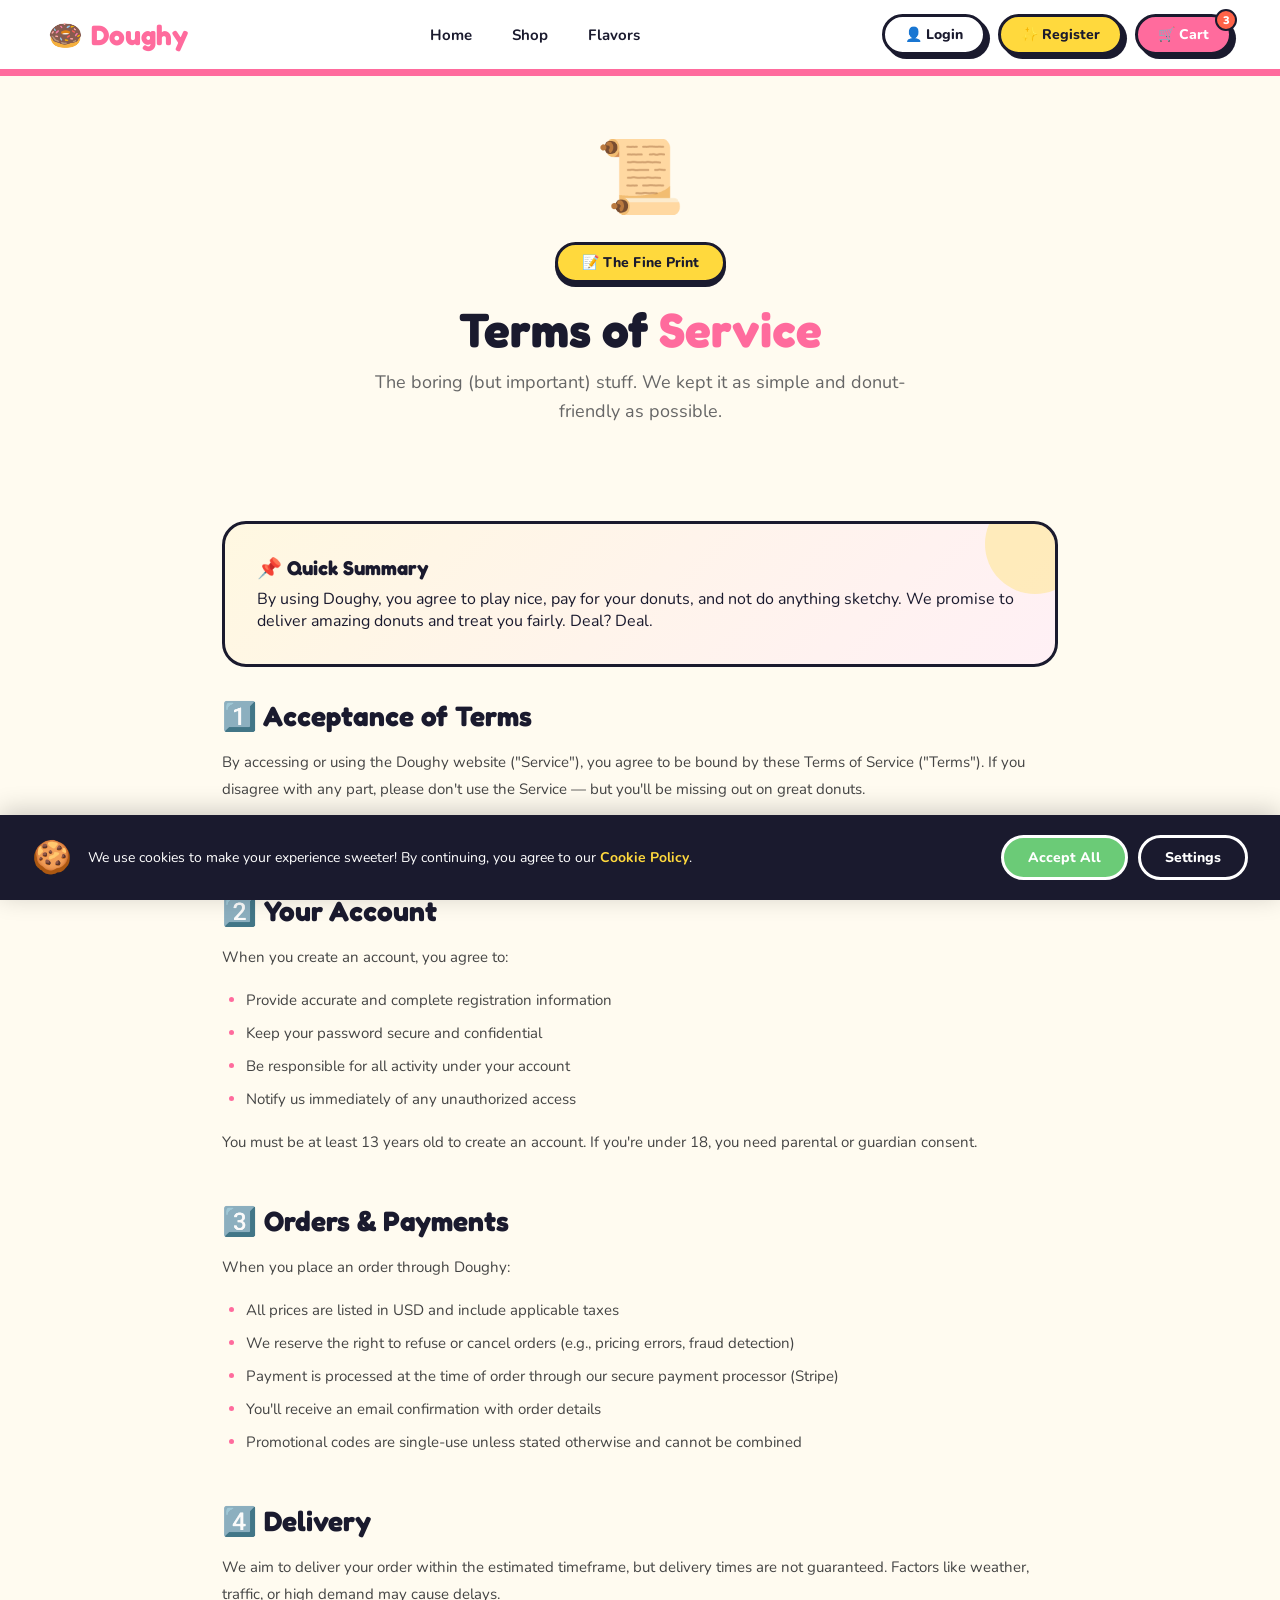
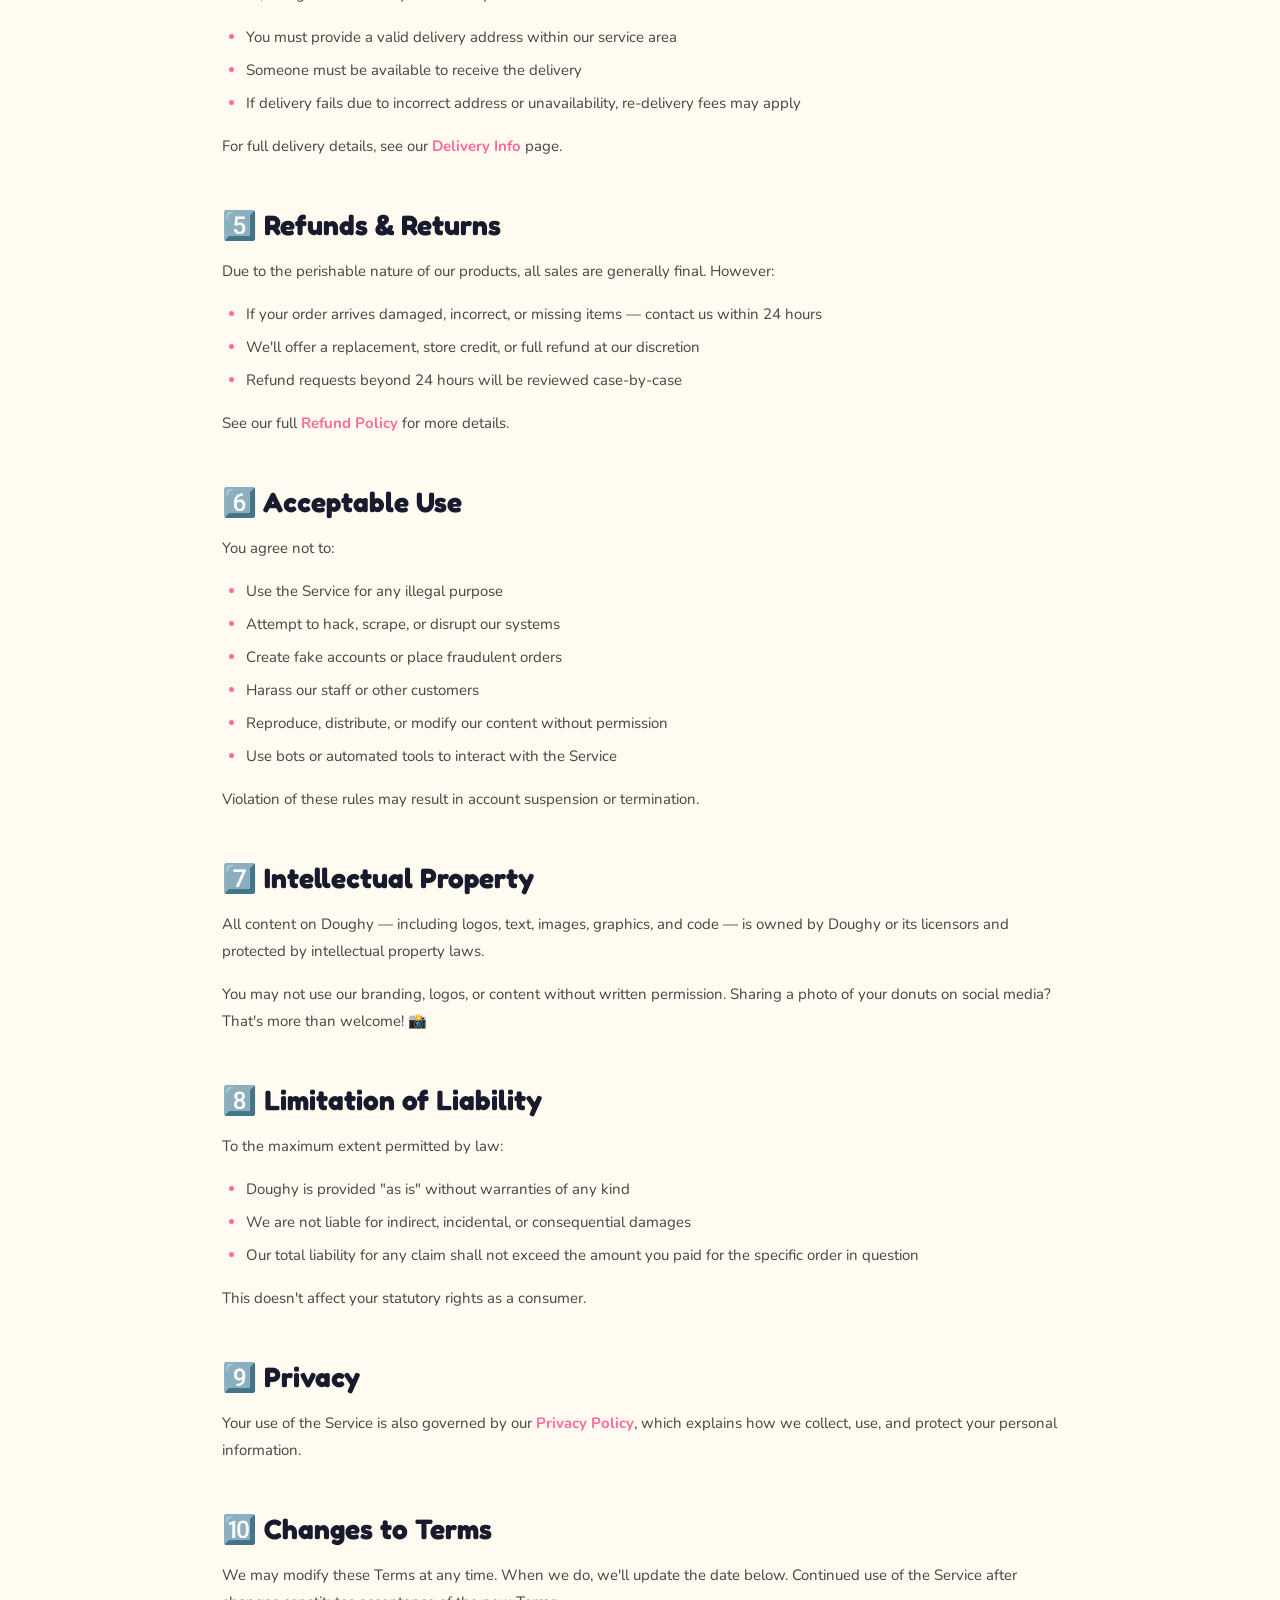
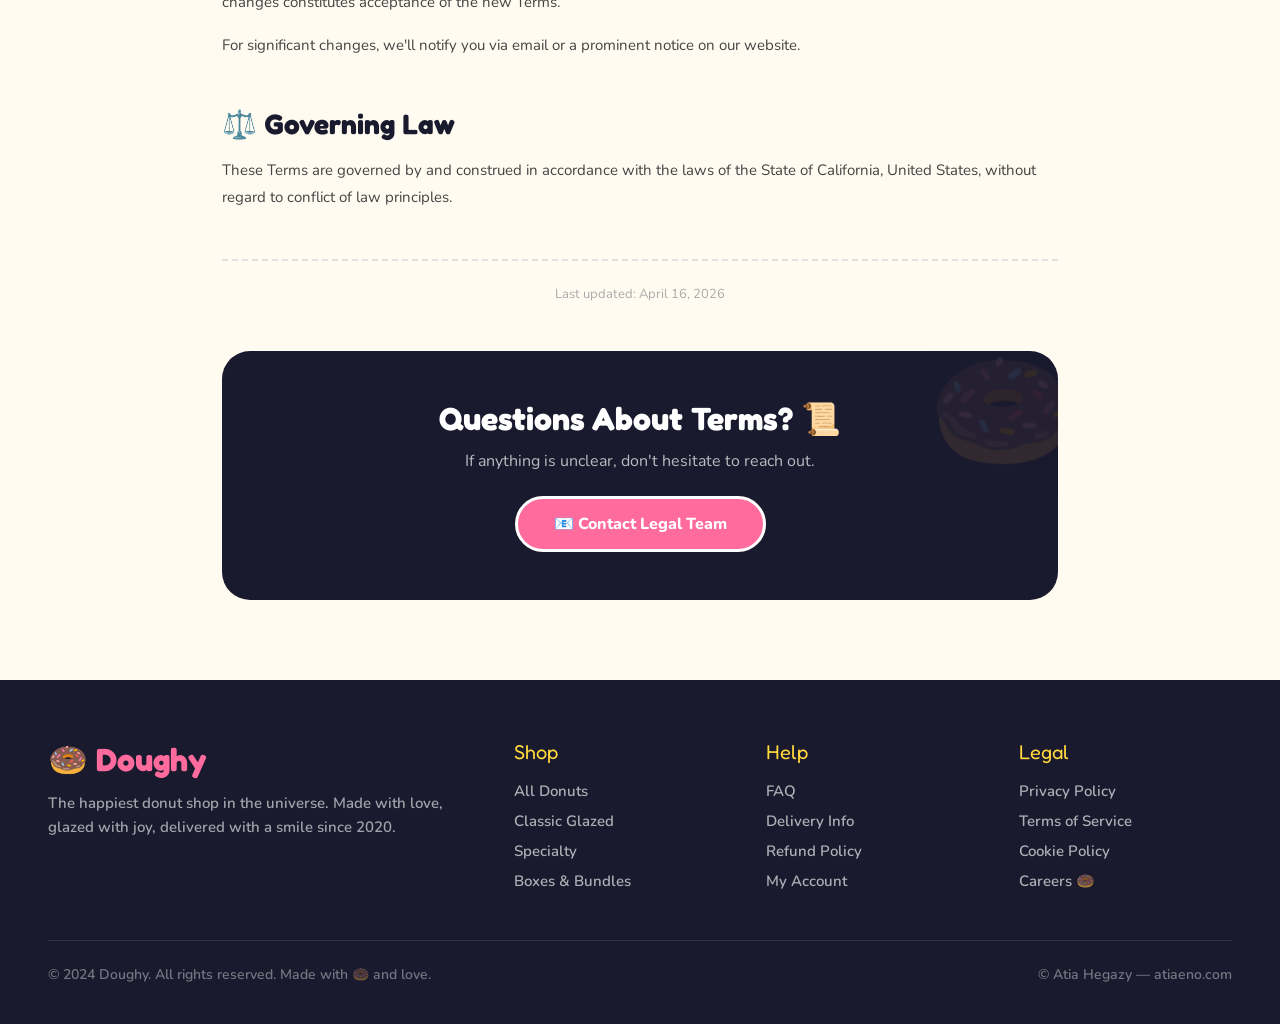
<file: terms.html>
<!-- © Atia Hegazy — atiaeno.com -->
<!DOCTYPE html>
<html lang="en">

<head>
  <meta charset="UTF-8" />
  <meta name="viewport" content="width=device-width, initial-scale=1.0" />
  <title>Terms of Service — Doughy 🍩</title>
  <link rel="preconnect" href="https://fonts.googleapis.com" />
  <link rel="preconnect" href="https://fonts.gstatic.com" crossorigin />
  <link
    href="https://fonts.googleapis.com/css2?family=Fredoka:wght@400;500;600;700&family=Nunito:wght@400;600;700;800;900&display=swap"
    rel="stylesheet" />
  <link rel="stylesheet" href="style.css" />
</head>

<body>

  <nav>
    <a href="index.html" class="nav-logo">🍩 <span>Doughy</span></a>
    <div class="nav-links">
      <a href="index.html">Home</a>
      <a href="shop.html">Shop</a>
      <a href="product.html">Flavors</a>
    </div>
    <div class="nav-actions">
      <a href="login.html" class="btn btn-white btn-sm">👤 Login</a>
      <a href="register.html" class="btn btn-yellow btn-sm">✨ Register</a>
      <a href="cart.html" class="btn btn-pink cart-btn btn-sm">🛒 Cart <span class="cart-badge">3</span></a>
    </div>
    <button class="hamburger" onclick="openMobileNav()"
      aria-label="Menu"><span></span><span></span><span></span></button>
  </nav>
  <div class="mobile-nav" id="mobileNav">
    <div class="mobile-nav-overlay" onclick="closeMobileNav()"></div>
    <div class="mobile-nav-drawer">
      <div class="mobile-nav-header">
        <a href="index.html" class="mobile-nav-logo">🍩 <span>Doughy</span></a>
        <div class="mobile-close" onclick="closeMobileNav()">✕</div>
      </div>
      <div class="mobile-nav-links">
        <a href="index.html">🏠 Home</a>
        <a href="shop.html">🍩 Shop</a>
        <a href="product.html">✨ Flavors</a>
      </div>
      <div class="mobile-nav-actions">
        <a href="login.html" class="btn btn-white">👤 Login</a>
        <a href="register.html" class="btn btn-yellow">✨ Register</a>
        <a href="cart.html" class="btn btn-pink cart-btn">🛒 Cart <span class="cart-badge">3</span></a>
      </div>
    </div>
  </div>

  <div class="info-hero">
    <span class="info-hero-emoji">📜</span>
    <span class="info-hero-badge">📝 The Fine Print</span>
    <h1>Terms of <span class="text-pink">Service</span></h1>
    <p>The boring (but important) stuff. We kept it as simple and donut-friendly as possible.</p>
  </div>

  <div class="info-page">

    <div class="info-highlight">
      <h3>📌 Quick Summary</h3>
      <p>By using Doughy, you agree to play nice, pay for your donuts, and not do anything sketchy. We promise to
        deliver amazing donuts and treat you fairly. Deal? Deal.</p>
    </div>

    <div class="info-content">
      <h2>1️⃣ Acceptance of Terms</h2>
      <p>By accessing or using the Doughy website ("Service"), you agree to be bound by these Terms of Service
        ("Terms"). If you disagree with any part, please don't use the Service — but you'll be missing out on great
        donuts.</p>
      <p>These Terms apply to all visitors, users, and customers of our website and services.</p>
    </div>

    <div class="info-content">
      <h2>2️⃣ Your Account</h2>
      <p>When you create an account, you agree to:</p>
      <ul>
        <li>Provide accurate and complete registration information</li>
        <li>Keep your password secure and confidential</li>
        <li>Be responsible for all activity under your account</li>
        <li>Notify us immediately of any unauthorized access</li>
      </ul>
      <p>You must be at least 13 years old to create an account. If you're under 18, you need parental or guardian
        consent.</p>
    </div>

    <div class="info-content">
      <h2>3️⃣ Orders &amp; Payments</h2>
      <p>When you place an order through Doughy:</p>
      <ul>
        <li>All prices are listed in USD and include applicable taxes</li>
        <li>We reserve the right to refuse or cancel orders (e.g., pricing errors, fraud detection)</li>
        <li>Payment is processed at the time of order through our secure payment processor (Stripe)</li>
        <li>You'll receive an email confirmation with order details</li>
        <li>Promotional codes are single-use unless stated otherwise and cannot be combined</li>
      </ul>
    </div>

    <div class="info-content">
      <h2>4️⃣ Delivery</h2>
      <p>We aim to deliver your order within the estimated timeframe, but delivery times are not guaranteed. Factors
        like weather, traffic, or high demand may cause delays.</p>
      <ul>
        <li>You must provide a valid delivery address within our service area</li>
        <li>Someone must be available to receive the delivery</li>
        <li>If delivery fails due to incorrect address or unavailability, re-delivery fees may apply</li>
      </ul>
      <p>For full delivery details, see our <a href="delivery.html">Delivery Info</a> page.</p>
    </div>

    <div class="info-content">
      <h2>5️⃣ Refunds &amp; Returns</h2>
      <p>Due to the perishable nature of our products, all sales are generally final. However:</p>
      <ul>
        <li>If your order arrives damaged, incorrect, or missing items — contact us within 24 hours</li>
        <li>We'll offer a replacement, store credit, or full refund at our discretion</li>
        <li>Refund requests beyond 24 hours will be reviewed case-by-case</li>
      </ul>
      <p>See our full <a href="refund.html">Refund Policy</a> for more details.</p>
    </div>

    <div class="info-content">
      <h2>6️⃣ Acceptable Use</h2>
      <p>You agree not to:</p>
      <ul>
        <li>Use the Service for any illegal purpose</li>
        <li>Attempt to hack, scrape, or disrupt our systems</li>
        <li>Create fake accounts or place fraudulent orders</li>
        <li>Harass our staff or other customers</li>
        <li>Reproduce, distribute, or modify our content without permission</li>
        <li>Use bots or automated tools to interact with the Service</li>
      </ul>
      <p>Violation of these rules may result in account suspension or termination.</p>
    </div>

    <div class="info-content">
      <h2>7️⃣ Intellectual Property</h2>
      <p>All content on Doughy — including logos, text, images, graphics, and code — is owned by Doughy or its licensors
        and protected by intellectual property laws.</p>
      <p>You may not use our branding, logos, or content without written permission. Sharing a photo of your donuts on
        social media? That's more than welcome! 📸</p>
    </div>

    <div class="info-content">
      <h2>8️⃣ Limitation of Liability</h2>
      <p>To the maximum extent permitted by law:</p>
      <ul>
        <li>Doughy is provided "as is" without warranties of any kind</li>
        <li>We are not liable for indirect, incidental, or consequential damages</li>
        <li>Our total liability for any claim shall not exceed the amount you paid for the specific order in question
        </li>
      </ul>
      <p>This doesn't affect your statutory rights as a consumer.</p>
    </div>

    <div class="info-content">
      <h2>9️⃣ Privacy</h2>
      <p>Your use of the Service is also governed by our <a href="privacy.html">Privacy Policy</a>, which explains how
        we collect, use, and protect your personal information.</p>
    </div>

    <div class="info-content">
      <h2>🔟 Changes to Terms</h2>
      <p>We may modify these Terms at any time. When we do, we'll update the date below. Continued use of the Service
        after changes constitutes acceptance of the new Terms.</p>
      <p>For significant changes, we'll notify you via email or a prominent notice on our website.</p>
    </div>

    <div class="info-content">
      <h2>⚖️ Governing Law</h2>
      <p>These Terms are governed by and construed in accordance with the laws of the State of California, United
        States, without regard to conflict of law principles.</p>
    </div>

    <div class="info-updated">Last updated: April 16, 2026</div>

    <div class="info-cta">
      <h2>Questions About Terms? 📜</h2>
      <p>If anything is unclear, don't hesitate to reach out.</p>
      <a href="mailto:legal@doughy.com">📧 Contact Legal Team</a>
    </div>
  </div>

  <footer>
    <div class="footer-grid">
      <div>
        <div class="footer-brand">🍩 <span>Doughy</span></div>
        <div class="footer-desc">The happiest donut shop in the universe. Made with love, glazed with joy, delivered
          with a smile since 2020.</div>
      </div>
      <div>
        <div class="footer-heading">Shop</div>
        <ul class="footer-links">
          <li><a href="shop.html">All Donuts</a></li>
          <li><a href="shop.html">Classic Glazed</a></li>
          <li><a href="shop.html">Specialty</a></li>
          <li><a href="shop.html">Boxes &amp; Bundles</a></li>
        </ul>
      </div>
      <div>
        <div class="footer-heading">Help</div>
        <ul class="footer-links">
          <li><a href="faq.html">FAQ</a></li>
          <li><a href="delivery.html">Delivery Info</a></li>
          <li><a href="refund.html">Refund Policy</a></li>
          <li><a href="account.html">My Account</a></li>
        </ul>
      </div>
      <div>
        <div class="footer-heading">Legal</div>
        <ul class="footer-links">
          <li><a href="privacy.html">Privacy Policy</a></li>
          <li><a href="terms.html">Terms of Service</a></li>
          <li><a href="cookies.html">Cookie Policy</a></li>
          <li><a href="#">Careers 🍩</a></li>
        </ul>
      </div>
    </div>
    <div class="footer-bottom">
      <p>&copy; 2024 Doughy. All rights reserved. Made with 🍩 and love.</p>
      <p>&copy; Atia Hegazy — atiaeno.com</p>
    </div>
  </footer>

  <script>
    function openMobileNav() {
      document.getElementById('mobileNav').classList.add('open');
      document.querySelector('.hamburger').classList.add('open');
      document.body.style.overflow = 'hidden';
    }
    function closeMobileNav() {
      document.getElementById('mobileNav').classList.remove('open');
      document.querySelector('.hamburger').classList.remove('open');
      document.body.style.overflow = '';
    }
  </script>

  <!-- COOKIE CONSENT BAR -->
  <div class="cookie-bar" id="cookieBar">
    <div class="cookie-bar-content">
      <span class="cookie-bar-emoji">🍪</span>
      <div class="cookie-bar-text">We use cookies to make your experience sweeter! By continuing, you agree to our <a
          href="cookies.html">Cookie Policy</a>.</div>
    </div>
    <div class="cookie-bar-actions">
      <button class="cookie-btn cookie-btn--accept" onclick="acceptCookies()">Accept All</button>
      <button class="cookie-btn cookie-btn--settings" onclick="window.location.href='cookies.html'">Settings</button>
    </div>
  </div>
  <script>
    if (!localStorage.getItem('doughy_consent')) {
      setTimeout(function () { document.getElementById('cookieBar').classList.add('show'); }, 1500);
    }
    function acceptCookies() {
      localStorage.setItem('doughy_consent', 'accepted');
      document.getElementById('cookieBar').classList.remove('show');
    }
  </script>
</body>

</html>
</file>
<file: style.css>
/* © Atia Hegazy — atiaeno.com */

/* ============================================
   DOUGHY — Consolidated Stylesheet
   ============================================ */

/* ---------- RESET ---------- */
*,
*::before,
*::after {
  box-sizing: border-box;
  margin: 0;
  padding: 0;
}

/* ---------- CUSTOM PROPERTIES ---------- */
:root {
  --pink: #FF6B9D;
  --yellow: #FFD93D;
  --green: #6BCB77;
  --blue: #4D96FF;
  --orange: #FF6348;
  --dark: #1A1A2E;
  --bg: #FFFBF0;
}

/* ---------- BASE ---------- */
html {
  scroll-behavior: smooth;
}

body {
  background: var(--bg);
  font-family: 'Nunito', sans-serif;
  color: var(--dark);
  overflow-x: hidden;
}

h1,
h2,
h3,
h4,
.display {
  font-family: 'Fredoka', sans-serif;
}

/* ---------- NAV ---------- */
nav {
  position: sticky;
  top: 0;
  z-index: 200;
  background: #fff;
  border-bottom: 3px solid var(--pink);
  display: flex;
  align-items: center;
  justify-content: space-between;
  padding: 0 48px;
  height: 72px;
  box-shadow: 0 4px 0 var(--pink);
}

.nav-logo {
  font-family: 'Fredoka', sans-serif;
  font-size: 28px;
  font-weight: 700;
  color: var(--dark);
  text-decoration: none;
  display: flex;
  align-items: center;
  gap: 8px;
  flex-shrink: 0;
}

.nav-logo span {
  color: var(--pink);
}

.nav-links {
  display: flex;
  align-items: center;
  gap: 8px;
}

.nav-links a {
  font-family: 'Nunito', sans-serif;
  font-weight: 700;
  font-size: 15px;
  color: var(--dark);
  text-decoration: none;
  padding: 8px 16px;
  border-radius: 50px;
  transition: all 0.2s cubic-bezier(0.34, 1.56, 0.64, 1);
}

.nav-links a:hover,
.nav-links a.active {
  background: var(--yellow);
  transform: rotate(-1deg) scale(1.05);
}

.nav-actions {
  display: flex;
  align-items: center;
  gap: 12px;
}

/* ---------- HAMBURGER ---------- */
.hamburger {
  display: none;
  flex-direction: column;
  justify-content: center;
  gap: 5px;
  width: 44px;
  height: 44px;
  background: #fff;
  border: 3px solid var(--dark);
  border-radius: 14px;
  cursor: pointer;
  box-shadow: 3px 3px 0 var(--dark);
  padding: 8px;
  flex-shrink: 0;
  transition: all 0.2s cubic-bezier(0.34, 1.56, 0.64, 1);
  z-index: 201;
}

.hamburger:hover {
  transform: scale(1.08) rotate(-2deg);
}

.hamburger span {
  display: block;
  height: 3px;
  background: var(--dark);
  border-radius: 3px;
  transition: all 0.3s cubic-bezier(0.34, 1.56, 0.64, 1);
  transform-origin: center;
}

.hamburger.open span:nth-child(1) {
  transform: translateY(8px) rotate(45deg);
}

.hamburger.open span:nth-child(2) {
  opacity: 0;
  transform: scaleX(0);
}

.hamburger.open span:nth-child(3) {
  transform: translateY(-8px) rotate(-45deg);
}

/* ---------- MOBILE DRAWER ---------- */
.mobile-nav {
  display: none;
  position: fixed;
  top: 0;
  left: 0;
  right: 0;
  bottom: 0;
  z-index: 199;
}

.mobile-nav-overlay {
  position: absolute;
  inset: 0;
  background: rgba(0, 0, 0, 0.4);
}

.mobile-nav-drawer {
  position: absolute;
  top: 0;
  right: 0;
  width: min(320px, 85vw);
  height: 100%;
  background: #fff;
  border-left: 3px solid var(--dark);
  box-shadow: -6px 0 0 var(--dark);
  display: flex;
  flex-direction: column;
  transform: translateX(100%);
  transition: transform 0.35s cubic-bezier(0.34, 1.56, 0.64, 1);
  overflow-y: auto;
}

.mobile-nav.open .mobile-nav-drawer {
  transform: translateX(0);
}

.mobile-nav.open {
  display: block;
}

.mobile-nav-header {
  display: flex;
  align-items: center;
  justify-content: space-between;
  padding: 20px 24px;
  border-bottom: 3px solid var(--dark);
}

.mobile-nav-logo {
  font-family: 'Fredoka', sans-serif;
  font-size: 26px;
  font-weight: 700;
  color: var(--dark);
  text-decoration: none;
}

.mobile-nav-logo span {
  color: var(--pink);
}

.mobile-close {
  width: 40px;
  height: 40px;
  background: var(--pink);
  border: 3px solid var(--dark);
  border-radius: 50%;
  display: flex;
  align-items: center;
  justify-content: center;
  cursor: pointer;
  font-size: 18px;
  color: #fff;
  font-weight: 900;
  box-shadow: 3px 3px 0 var(--dark);
  transition: all 0.2s cubic-bezier(0.34, 1.56, 0.64, 1);
}

.mobile-close:hover {
  transform: rotate(90deg) scale(1.1);
}

.mobile-nav-links {
  padding: 24px;
  display: flex;
  flex-direction: column;
  gap: 8px;
  flex: 1;
}

.mobile-nav-links a {
  font-family: 'Nunito', sans-serif;
  font-weight: 800;
  font-size: 18px;
  color: var(--dark);
  text-decoration: none;
  padding: 14px 20px;
  border-radius: 18px;
  border: 3px solid transparent;
  transition: all 0.2s cubic-bezier(0.34, 1.56, 0.64, 1);
  display: flex;
  align-items: center;
  gap: 10px;
}

.mobile-nav-links a:hover,
.mobile-nav-links a.active {
  background: var(--yellow);
  border-color: var(--dark);
  box-shadow: 3px 3px 0 var(--dark);
  transform: rotate(-1deg);
}

.mobile-nav-actions {
  padding: 0 24px 32px;
  display: flex;
  flex-direction: column;
  gap: 12px;
}

.mobile-nav-actions .btn {
  justify-content: center;
  font-size: 16px;
  padding: 14px 24px;
}

/* ---------- BUTTONS ---------- */
.btn {
  display: inline-flex;
  align-items: center;
  gap: 8px;
  font-family: 'Nunito', sans-serif;
  font-weight: 800;
  font-size: 15px;
  padding: 10px 24px;
  border-radius: 50px;
  border: 3px solid var(--dark);
  cursor: pointer;
  text-decoration: none;
  transition: all 0.2s cubic-bezier(0.34, 1.56, 0.64, 1);
  box-shadow: 4px 4px 0 var(--dark);
}

.btn:active {
  transform: translate(2px, 2px);
  box-shadow: 2px 2px 0 var(--dark);
}

.btn-pink {
  background: var(--pink);
  color: #fff;
}

.btn-pink:hover {
  transform: scale(1.08) rotate(-1deg);
  box-shadow: 6px 6px 0 var(--dark);
}

.btn-yellow {
  background: var(--yellow);
  color: var(--dark);
}

.btn-yellow:hover {
  transform: scale(1.08) rotate(-1deg);
  box-shadow: 6px 6px 0 var(--dark);
}

.btn-white {
  background: #fff;
  color: var(--dark);
}

.btn-white:hover {
  transform: scale(1.08) rotate(1deg);
  box-shadow: 6px 6px 0 var(--dark);
}

.btn-green {
  background: var(--green);
  color: #fff;
}

.btn-green:hover {
  transform: scale(1.08) rotate(-1deg);
  box-shadow: 6px 6px 0 var(--dark);
}

.btn-blue {
  background: var(--blue);
  color: #fff;
}

.btn-blue:hover {
  transform: scale(1.08) rotate(1deg);
  box-shadow: 6px 6px 0 var(--dark);
}

.btn-big {
  padding: 16px 36px;
  font-size: 18px;
}

.btn-sm {
  padding: 8px 20px;
  font-size: 14px;
}

.cart-btn {
  position: relative;
}

.cart-badge {
  position: absolute;
  top: -8px;
  right: -8px;
  background: var(--orange);
  color: #fff;
  font-size: 11px;
  font-weight: 900;
  width: 22px;
  height: 22px;
  border-radius: 50%;
  display: flex;
  align-items: center;
  justify-content: center;
  border: 2px solid var(--dark);
}

/* ---------- HERO (index) ---------- */
.hero {
  min-height: calc(100vh - 72px);
  background: linear-gradient(135deg, #FFF5FB 0%, #FFFBF0 50%, #F0F7FF 100%);
  display: flex;
  align-items: center;
  justify-content: center;
  padding: 80px 48px;
  position: relative;
  overflow: hidden;
}

.hero-content {
  max-width: 580px;
  z-index: 2;
}

.hero-tag {
  display: inline-flex;
  align-items: center;
  gap: 8px;
  background: var(--yellow);
  color: var(--dark);
  font-weight: 800;
  font-size: 14px;
  padding: 6px 18px;
  border-radius: 50px;
  border: 3px solid var(--dark);
  box-shadow: 3px 3px 0 var(--dark);
  margin-bottom: 24px;
  animation: popIn 0.6s cubic-bezier(0.34, 1.56, 0.64, 1) forwards;
}

.hero h1 {
  font-size: 72px;
  line-height: 1.05;
  color: var(--dark);
  margin-bottom: 20px;
  animation: popIn 0.6s 0.1s cubic-bezier(0.34, 1.56, 0.64, 1) both;
}

.hero h1 .accent-pink {
  color: var(--pink);
}

.hero h1 .accent-blue {
  color: var(--blue);
}

.hero p {
  font-size: 18px;
  line-height: 1.6;
  color: #555;
  margin-bottom: 36px;
  font-weight: 600;
  animation: popIn 0.6s 0.2s cubic-bezier(0.34, 1.56, 0.64, 1) both;
}

.hero-btns {
  display: flex;
  gap: 16px;
  flex-wrap: wrap;
  animation: popIn 0.6s 0.3s cubic-bezier(0.34, 1.56, 0.64, 1) both;
}

.hero-visual {
  position: relative;
  width: 480px;
  flex-shrink: 0;
  z-index: 2;
  animation: float 3s ease-in-out infinite;
}

.donut-big {
  font-size: 220px;
  text-align: center;
  line-height: 1;
  filter: drop-shadow(8px 8px 0 rgba(0, 0, 0, 0.15));
}

.hero-blob1 {
  position: absolute;
  top: -40px;
  right: -60px;
  width: 320px;
  height: 280px;
  background: var(--pink);
  opacity: 0.18;
  border-radius: 60% 40% 70% 30% / 50% 60% 40% 50%;
  animation: blobMorph 6s ease-in-out infinite;
}

.hero-blob2 {
  position: absolute;
  bottom: 0;
  left: 40px;
  width: 200px;
  height: 180px;
  background: var(--yellow);
  opacity: 0.25;
  border-radius: 40% 60% 30% 70% / 60% 40% 70% 30%;
  animation: blobMorph 8s ease-in-out infinite reverse;
}

.floating-donut {
  position: absolute;
  font-size: 42px;
  animation: float 3s ease-in-out infinite;
  filter: drop-shadow(3px 3px 0 rgba(0, 0, 0, 0.1));
}

.fd1 {
  top: 10%;
  left: 5%;
  animation-delay: 0s;
}

.fd2 {
  top: 20%;
  right: 8%;
  animation-delay: 0.8s;
  font-size: 28px;
}

.fd3 {
  bottom: 25%;
  left: 3%;
  animation-delay: 1.5s;
  font-size: 32px;
}

.fd4 {
  bottom: 15%;
  right: 5%;
  animation-delay: 0.4s;
}

.fd5 {
  top: 55%;
  left: 45%;
  animation-delay: 1.2s;
  font-size: 24px;
}

/* ---------- WAVE DIVIDER ---------- */
.wave-divider {
  display: block;
  width: 100%;
  overflow: hidden;
  line-height: 0;
}

.wave-divider svg {
  display: block;
  width: 100%;
}

/* ---------- SECTIONS ---------- */
.section {
  padding: 80px 48px;
  position: relative;
  overflow: hidden;
}

.section-yellow {
  background: #FFF9E0;
}

.section-pink {
  background: #FFF0F7;
}

.section-blue {
  background: #F0F7FF;
}

.section-green {
  background: #F0FFF4;
}

.section-title {
  font-size: 48px;
  font-weight: 700;
  text-align: center;
  margin-bottom: 12px;
}

.section-sub {
  font-size: 18px;
  text-align: center;
  color: #777;
  font-weight: 600;
  margin-bottom: 60px;
}

.cards-grid {
  display: grid;
  grid-template-columns: repeat(auto-fill, minmax(240px, 1fr));
  gap: 28px;
  max-width: 1100px;
  margin: 0 auto;
}

/* ---------- PRODUCT CARD (shared) ---------- */
.product-card {
  background: #fff;
  border: 3px solid var(--dark);
  border-radius: 24px;
  padding: 20px;
  box-shadow: 6px 6px 0 var(--dark);
  cursor: pointer;
  transition: all 0.2s cubic-bezier(0.34, 1.56, 0.64, 1);
  text-decoration: none;
  color: inherit;
  display: block;
}

.product-card:hover {
  transform: translateY(-6px) rotate(1deg);
  box-shadow: 10px 10px 0 var(--dark);
}

.product-card:nth-child(even) {
  transform: rotate(-1deg);
}

.product-card:nth-child(even):hover {
  transform: translateY(-6px) rotate(-1.5deg);
}

.product-emoji {
  font-size: 64px;
  text-align: center;
  display: block;
  margin-bottom: 10px;
  filter: drop-shadow(3px 3px 0 rgba(0, 0, 0, 0.08));
}

.product-name {
  font-family: 'Fredoka', sans-serif;
  font-size: 20px;
  font-weight: 600;
  margin-bottom: 4px;
}

.product-desc {
  font-size: 13px;
  color: #777;
  line-height: 1.5;
  font-weight: 600;
  margin-bottom: 14px;
}

.product-footer {
  display: flex;
  align-items: center;
  justify-content: space-between;
}

.product-price {
  font-family: 'Fredoka', sans-serif;
  font-size: 22px;
  font-weight: 700;
}

.add-btn {
  background: var(--pink);
  color: #fff;
  border: 3px solid var(--dark);
  border-radius: 50px;
  padding: 7px 16px;
  font-weight: 800;
  font-size: 13px;
  cursor: pointer;
  box-shadow: 3px 3px 0 var(--dark);
  transition: all 0.2s cubic-bezier(0.34, 1.56, 0.64, 1);
  font-family: 'Nunito', sans-serif;
}

.add-btn:hover {
  transform: scale(1.1) rotate(-2deg);
  box-shadow: 5px 5px 0 var(--dark);
}

.add-btn:active {
  transform: translate(2px, 2px);
  box-shadow: 1px 1px 0 var(--dark);
}

.product-tag {
  display: inline-block;
  font-size: 10px;
  font-weight: 800;
  padding: 3px 9px;
  border-radius: 50px;
  border: 2px solid var(--dark);
  margin-bottom: 8px;
}

.tag-new {
  background: var(--green);
  color: #fff;
}

.tag-hot {
  background: var(--orange);
  color: #fff;
}

.tag-fav {
  background: var(--pink);
  color: #fff;
}

.tag-vegan {
  background: var(--green);
  color: #fff;
}

/* ---------- HOW IT WORKS (index) ---------- */
.steps-row {
  display: flex;
  gap: 32px;
  max-width: 1000px;
  margin: 0 auto;
  justify-content: center;
  flex-wrap: wrap;
}

.step-card {
  background: #fff;
  border: 3px solid var(--dark);
  border-radius: 24px;
  padding: 32px 24px;
  text-align: center;
  flex: 1;
  min-width: 200px;
  max-width: 240px;
  box-shadow: 6px 6px 0 var(--dark);
  transition: transform 0.2s cubic-bezier(0.34, 1.56, 0.64, 1);
}

.step-card:hover {
  transform: translateY(-4px) rotate(-1deg);
}

.step-card:nth-child(even) {
  transform: rotate(1.5deg);
  box-shadow: 6px 6px 0 var(--dark);
}

.step-card:nth-child(even):hover {
  transform: translateY(-4px) rotate(1deg);
}

.step-num {
  font-family: 'Fredoka', sans-serif;
  font-size: 64px;
  font-weight: 700;
  line-height: 1;
}

.step-icon {
  font-size: 48px;
  margin: 8px 0;
}

.step-title {
  font-family: 'Fredoka', sans-serif;
  font-size: 22px;
  font-weight: 600;
  margin-bottom: 8px;
}

.step-desc {
  font-size: 14px;
  color: #777;
  font-weight: 600;
  line-height: 1.5;
}

/* ---------- TESTIMONIALS (index) ---------- */
.reviews-row {
  display: flex;
  gap: 24px;
  max-width: 1100px;
  margin: 0 auto;
  flex-wrap: wrap;
  justify-content: center;
}

.review-card {
  background: #fff;
  border: 3px solid var(--dark);
  border-radius: 24px;
  padding: 28px;
  flex: 1;
  min-width: 260px;
  max-width: 320px;
  box-shadow: 6px 6px 0 var(--dark);
  position: relative;
}

.review-card:nth-child(1) {
  transform: rotate(-2deg);
}

.review-card:nth-child(2) {
  transform: rotate(1deg);
  background: var(--yellow);
}

.review-card:nth-child(3) {
  transform: rotate(-1deg);
}

.review-stars {
  font-size: 20px;
  margin-bottom: 12px;
}

.review-text {
  font-size: 15px;
  font-weight: 700;
  line-height: 1.6;
  margin-bottom: 16px;
}

.review-author {
  display: flex;
  align-items: center;
  gap: 10px;
}

.review-avatar {
  width: 44px;
  height: 44px;
  border-radius: 50%;
  border: 3px solid var(--dark);
  font-size: 22px;
  display: flex;
  align-items: center;
  justify-content: center;
  background: var(--pink);
  flex-shrink: 0;
}

.review-name {
  font-weight: 800;
  font-size: 14px;
}

.review-handle {
  font-size: 12px;
  color: #888;
  font-weight: 600;
}

/* ---------- CTA BANNER (index) ---------- */
.cta-banner {
  background: var(--pink);

  border-bottom: 3px solid var(--dark);
  padding: 80px 48px;
  text-align: center;
  position: relative;
  overflow: hidden;
}

.cta-banner h2 {
  font-size: 56px;
  color: #fff;
  margin-bottom: 16px;
}

.cta-banner p {
  font-size: 20px;
  color: rgba(255, 255, 255, 0.85);
  font-weight: 700;
  margin-bottom: 36px;
}

.cta-blob1 {
  position: absolute;
  top: -60px;
  left: -60px;
  width: 280px;
  height: 280px;
  background: rgba(255, 255, 255, 0.15);
  border-radius: 60% 40% 70% 30% / 50% 60% 40% 50%;
}

.cta-blob2 {
  position: absolute;
  bottom: -80px;
  right: -40px;
  width: 320px;
  height: 260px;
  background: rgba(255, 255, 255, 0.1);
  border-radius: 40% 60% 30% 70% / 60% 40% 70% 30%;
}

/* ---------- FOOTER ---------- */
footer {
  background: var(--dark);
  color: #fff;
  padding: 60px 48px 40px;
}

.footer-grid {
  display: grid;
  grid-template-columns: 2fr 1fr 1fr 1fr;
  gap: 40px;
  margin-bottom: 48px;
}

.footer-brand {
  font-family: 'Fredoka', sans-serif;
  font-size: 32px;
  font-weight: 700;
  margin-bottom: 12px;
}

.footer-brand span {
  color: var(--pink);
}

.footer-desc {
  font-size: 15px;
  color: rgba(255, 255, 255, 0.6);
  line-height: 1.6;
  font-weight: 600;
}

.footer-heading {
  font-family: 'Fredoka', sans-serif;
  font-size: 20px;
  margin-bottom: 16px;
  color: var(--yellow);
}

.footer-links {
  list-style: none;
  display: flex;
  flex-direction: column;
  gap: 8px;
}

.footer-links a {
  color: rgba(255, 255, 255, 0.65);
  text-decoration: none;
  font-size: 15px;
  font-weight: 600;
  transition: color 0.2s;
}

.footer-links a:hover {
  color: var(--pink);
}

.footer-bottom {
  border-top: 1px solid rgba(255, 255, 255, 0.1);
  padding-top: 24px;
  display: flex;
  justify-content: space-between;
  align-items: center;
  flex-wrap: wrap;
  gap: 12px;
}

.footer-bottom p {
  font-size: 14px;
  color: rgba(255, 255, 255, 0.4);
  font-weight: 600;
}

/* ---------- BLOB DECORATIONS ---------- */
.blob {
  position: absolute;
  border-radius: 60% 40% 70% 30% / 50% 60% 40% 50%;
  pointer-events: none;
  z-index: 0;
}

.section>*:not(.blob) {
  position: relative;
  z-index: 1;
}

/* ---------- STATS BAR (index) ---------- */
.stats-bar {
  background: var(--dark);
  color: #fff;
  padding: 24px 48px;
  display: flex;
  justify-content: center;
  gap: 64px;
  flex-wrap: wrap;
}

.stat-item {
  text-align: center;
}

.stat-num {
  font-family: 'Fredoka', sans-serif;
  font-size: 42px;
  font-weight: 700;
}

.stat-label {
  font-size: 14px;
  color: rgba(255, 255, 255, 0.6);
  font-weight: 700;
}

.stat-item:nth-child(1) .stat-num {
  color: var(--pink);
}

.stat-item:nth-child(2) .stat-num {
  color: var(--yellow);
}

.stat-item:nth-child(3) .stat-num {
  color: var(--green);
}

.stat-item:nth-child(4) .stat-num {
  color: var(--blue);
}

/* ---------- MARQUEE (index) ---------- */
.marquee-wrap {
  background: var(--yellow);
  border-top: 3px solid var(--dark);
  border-bottom: 3px solid var(--dark);
  padding: 14px 0;
  overflow: hidden;
  white-space: nowrap;
}

.marquee-inner {
  display: inline-flex;
  gap: 0;
  animation: marquee 20s linear infinite;
}

.marquee-inner span {
  font-family: 'Fredoka', sans-serif;
  font-size: 20px;
  font-weight: 600;
  padding: 0 32px;
  color: var(--dark);
}

/* ---------- SHOP PAGE ---------- */
.page-header {
  background: linear-gradient(135deg, #FFF5FB, #FFFBF0);
  border-bottom: none;
  padding: 60px 48px 48px;
  position: relative;
  overflow: hidden;
  text-align: center;
}

.page-header h1 {
  font-size: 56px;
  margin-bottom: 8px;
}

.page-header p {
  font-size: 18px;
  color: #777;
  font-weight: 600;
}

.ph-blob1 {
  position: absolute;
  top: -60px;
  right: -60px;
  width: 260px;
  height: 240px;
  background: rgba(255, 107, 157, 0.15);
  border-radius: 60% 40% 70% 30% / 50% 60% 40% 50%;
  pointer-events: none;
}

.ph-blob2 {
  position: absolute;
  bottom: -40px;
  left: 200px;
  width: 180px;
  height: 160px;
  background: rgba(255, 211, 61, 0.2);
  border-radius: 40% 60% 30% 70% / 60% 40% 70% 30%;
  pointer-events: none;
}

/* Shop layout */
.shop-layout {
  display: flex;
  gap: 32px;
  padding: 40px 48px;
  max-width: 1300px;
  margin: 0 auto;
  align-items: flex-start;
}

.shop-sidebar {
  width: 260px;
  flex-shrink: 0;
  position: sticky;
  top: 90px;
}

.filter-card {
  background: #fff;
  border: 3px solid var(--dark);
  border-radius: 24px;
  padding: 24px;
  box-shadow: 5px 5px 0 var(--dark);
  margin-bottom: 20px;
}

.filter-title {
  font-family: 'Fredoka', sans-serif;
  font-size: 20px;
  margin-bottom: 16px;
}

.filter-group {
  margin-bottom: 20px;
}

.filter-group-title {
  font-size: 13px;
  font-weight: 900;
  text-transform: uppercase;
  letter-spacing: 1px;
  color: #aaa;
  margin-bottom: 10px;
}

.filter-chip {
  display: inline-block;
  padding: 4px 10px;
  border-radius: 50px;
  border: 2px solid var(--dark);
  font-size: 11px;
  font-weight: 700;
  cursor: pointer;
  margin: 3px;
  transition: all 0.2s cubic-bezier(0.34, 1.56, 0.64, 1);
  background: #fff;
}

.filter-chip:hover,
.filter-chip.active {
  transform: scale(1.08) rotate(-1deg);
}

.filter-chip.active {
  background: var(--pink);
  color: #fff;
}

.filter-chip.cat-choc.active {
  background: var(--orange);
}

.filter-chip.cat-fruit.active {
  background: var(--pink);
}

.filter-chip.cat-classic.active {
  background: var(--yellow);
  color: var(--dark);
}

.filter-chip.cat-special.active {
  background: var(--blue);
  color: #fff;
}

.filter-chip.cat-vegan.active {
  background: var(--green);
  color: #fff;
}

.price-range {
  width: 100%;
  margin-top: 8px;
  accent-color: var(--pink);
}

.search-box {
  width: 100%;
  padding: 12px 16px;
  border: 3px solid var(--dark);
  border-radius: 50px;
  font-family: 'Nunito', sans-serif;
  font-weight: 700;
  font-size: 15px;
  outline: none;
  transition: box-shadow 0.2s;
}

.search-box:focus {
  box-shadow: 4px 4px 0 var(--pink);
}

.shop-main {
  flex: 1;
  width: 100%;
}

.shop-topbar {
  display: flex;
  align-items: center;
  justify-content: space-between;
  margin-bottom: 24px;
  flex-wrap: wrap;
  gap: 12px;
}

.results-count {
  font-size: 16px;
  font-weight: 700;
  color: #888;
}

.results-count strong {
  color: var(--dark);
}

.sort-select {
  padding: 10px 20px;
  border: 3px solid var(--dark);
  border-radius: 50px;
  font-family: 'Nunito', sans-serif;
  font-weight: 700;
  font-size: 14px;
  background: #fff;
  cursor: pointer;
  outline: none;
  box-shadow: 3px 3px 0 var(--dark);
}

.donuts-grid {
  display: grid;
  grid-template-columns: repeat(auto-fill, minmax(220px, 1fr));
  gap: 24px;
}

.stars {
  font-size: 13px;
  color: #FFB800;
  margin-bottom: 6px;
  font-weight: 700;
}

/* ---------- PRODUCT PAGE ---------- */
.breadcrumb {
  padding: 20px 48px;
  display: flex;
  align-items: center;
  gap: 8px;
  font-size: 14px;
  font-weight: 700;
  flex-wrap: wrap;
  max-width: 1300px;
  margin: 0 auto;
}

.breadcrumb a {
  color: var(--pink);
  text-decoration: none;
  transition: color 0.2s;
}

.breadcrumb a:hover {
  color: var(--dark);
}

.breadcrumb span {
  color: #ccc;
}

.product-main {
  display: grid;
  grid-template-columns: 1fr 1fr;
  gap: 56px;
  padding: 16px 48px 80px;
  max-width: 1300px;
  margin: 0 auto;
  align-items: start;
  overflow: hidden;
}

.product-visuals {
  position: sticky;
  top: 80px;
}

.product-hero-img {
  background: linear-gradient(160deg, #FFF5FB 0%, #FFF0E8 40%, #FFFBF0 100%);
  border: 3px solid var(--dark);
  border-radius: 32px;
  box-shadow: 8px 8px 0 var(--dark);
  display: flex;
  align-items: center;
  justify-content: center;
  aspect-ratio: 1 / 0.85;
  font-size: 180px;
  position: relative;
  overflow: hidden;
  margin-bottom: 20px;
  transition: box-shadow 0.3s;
}

.product-hero-img:hover {
  box-shadow: 12px 12px 0 var(--pink);
}

.product-hero-img::before {
  content: '';
  position: absolute;
  top: -60px;
  right: -60px;
  width: 240px;
  height: 220px;
  background: radial-gradient(circle, rgba(255, 107, 157, 0.15) 0%, transparent 70%);
  border-radius: 50%;
}

.product-hero-img::after {
  content: '';
  position: absolute;
  bottom: -40px;
  left: -40px;
  width: 200px;
  height: 180px;
  background: radial-gradient(circle, rgba(255, 211, 61, 0.18) 0%, transparent 70%);
  border-radius: 50%;
}

.product-emoji-big {
  position: relative;
  z-index: 1;
  filter: drop-shadow(8px 8px 0 rgba(0, 0, 0, 0.08));
  animation: float 3s ease-in-out infinite;
  transition: transform 0.4s cubic-bezier(0.34, 1.56, 0.64, 1);
}

.product-hero-img:hover .product-emoji-big {
  transform: scale(1.08) rotate(-3deg);
}

.thumbs-row {
  display: flex;
  gap: 12px;
}

.thumb {
  width: 76px;
  height: 76px;
  background: #fff;
  border: 3px solid var(--dark);
  border-radius: 18px;
  display: flex;
  align-items: center;
  justify-content: center;
  font-size: 34px;
  cursor: pointer;
  box-shadow: 3px 3px 0 var(--dark);
  transition: all 0.25s cubic-bezier(0.34, 1.56, 0.64, 1);
  position: relative;
}

.thumb::after {
  content: '';
  position: absolute;
  inset: 0;
  border-radius: 15px;
  background: transparent;
  transition: background 0.2s;
}

.thumb:hover {
  transform: translateY(-4px) scale(1.05);
  box-shadow: 5px 7px 0 var(--dark);
}

.thumb.active {
  background: var(--yellow);
  transform: scale(1.08);
  box-shadow: 4px 4px 0 var(--dark);
}

.product-info {
  flex: 1;
  min-width: 0;
}

.product-badges {
  display: flex;
  flex-wrap: wrap;
  gap: 8px;
  margin-bottom: 20px;
}

.badge {
  display: inline-flex;
  align-items: center;
  gap: 4px;
  padding: 6px 16px;
  border-radius: 50px;
  border: 2.5px solid var(--dark);
  font-size: 12px;
  font-weight: 800;
  transition: transform 0.2s cubic-bezier(0.34, 1.56, 0.64, 1);
}

.badge:hover {
  transform: scale(1.06) rotate(-2deg);
}

.badge-hot {
  background: var(--orange);
  color: #fff;
}

.badge-new {
  background: var(--green);
  color: #fff;
}

.badge-classic {
  background: var(--yellow);
  color: var(--dark);
}

.badge-instock {
  background: var(--green);
  color: #fff;
}

.product-title {
  font-size: 56px;
  line-height: 1.05;
  margin-bottom: 12px;
  letter-spacing: -1px;
}

.product-title .accent-pink {
  color: var(--pink);
}

.product-rating {
  display: flex;
  align-items: center;
  gap: 10px;
  margin-bottom: 20px;
  padding: 12px 20px;
  background: #FFF9E0;
  border: 2px solid var(--dark);
  border-radius: 16px;
  width: fit-content;
}

.product-rating .stars {
  font-size: 22px;
  color: #FFB800;
  margin-bottom: 0;
  letter-spacing: 2px;
}

.rating-count {
  font-size: 15px;
  font-weight: 800;
  color: var(--dark);
}

.rating-link {
  color: var(--pink);
  font-size: 14px;
  font-weight: 700;
  text-decoration: none;
  border-bottom: 2px dashed var(--pink);
  padding-bottom: 1px;
  transition: color 0.2s;
}

.rating-link:hover {
  color: var(--dark);
  border-bottom-color: var(--dark);
}

.product-desc-main {
  font-size: 16px;
  line-height: 1.8;
  color: #555;
  font-weight: 600;
  margin-bottom: 32px;
  border-left: 4px solid var(--pink);
  padding-left: 20px;
  background: linear-gradient(90deg, rgba(255, 107, 157, 0.04), transparent);
  padding-top: 8px;
  padding-bottom: 8px;
  border-radius: 0 12px 12px 0;
}

.price-section {
  display: flex;
  align-items: center;
  gap: 16px;
  margin-bottom: 32px;
  padding: 20px 24px;
  background: #fff;
  border: 3px solid var(--dark);
  border-radius: 20px;
  box-shadow: 4px 4px 0 var(--dark);
}

.price-main {
  font-family: 'Fredoka', sans-serif;
  font-size: 52px;
  font-weight: 700;
  color: var(--pink);
  line-height: 1;
}

.price-old {
  font-size: 22px;
  color: #bbb;
  text-decoration: line-through;
  font-weight: 700;
}

.save-tag {
  background: var(--green);
  color: #fff;
  border: 2px solid var(--dark);
  border-radius: 50px;
  padding: 6px 14px;
  font-size: 12px;
  font-weight: 900;
  animation: pulse-soft 2s ease-in-out infinite;
}

@keyframes pulse-soft {

  0%,
  100% {
    transform: scale(1);
  }

  50% {
    transform: scale(1.05);
  }
}

/* Options */
.options-section {
  margin-bottom: 24px;
}

.options-label {
  font-size: 13px;
  font-weight: 900;
  text-transform: uppercase;
  letter-spacing: 1.5px;
  color: var(--dark);
  margin-bottom: 10px;
  display: block;
}

.options-row {
  display: flex;
  flex-wrap: wrap;
  gap: 8px;
}

.option-chip {
  padding: 8px 18px;
  border-radius: 14px;
  border: 2.5px solid var(--dark);
  font-weight: 800;
  font-size: 13px;
  cursor: pointer;
  transition: all 0.25s cubic-bezier(0.34, 1.56, 0.64, 1);
  background: #fff;
  box-shadow: 2px 2px 0 var(--dark);
  user-select: none;
}

.option-chip:hover {
  transform: translateY(-2px);
  box-shadow: 3px 4px 0 var(--dark);
}

.option-chip.active {
  background: var(--pink);
  color: #fff;
  box-shadow: 3px 3px 0 var(--dark);
  transform: scale(1.02);
}

/* Qty */
.qty-section {
  display: flex;
  align-items: center;
  gap: 16px;
  margin-bottom: 32px;
}

.qty-label {
  font-weight: 900;
  text-transform: uppercase;
  letter-spacing: 1.5px;
  font-size: 13px;
  color: var(--dark);
}

.qty-control {
  display: flex;
  align-items: center;
  gap: 0;
  border: 3px solid var(--dark);
  border-radius: 50px;
  overflow: hidden;
  box-shadow: 3px 3px 0 var(--dark);
}

.qty-btn {
  background: #fff;
  border: none;
  padding: 10px 20px;
  font-size: 20px;
  font-weight: 900;
  cursor: pointer;
  font-family: 'Fredoka', sans-serif;
  transition: all 0.15s;
}

.qty-btn:hover {
  background: var(--yellow);
}

.qty-btn:active {
  transform: scale(0.95);
}

.qty-num {
  background: var(--dark);
  color: #fff;
  padding: 10px 24px;
  font-family: 'Fredoka', sans-serif;
  font-size: 20px;
  font-weight: 700;
  min-width: 52px;
  text-align: center;
}

/* Actions */
.actions-row {
  display: flex;
  gap: 12px;
  margin-bottom: 36px;
  flex-wrap: wrap;
  align-items: center;
}

.btn-big {
  padding: 16px 32px !important;
  font-size: 16px !important;
  letter-spacing: 0.5px;
}

.wishlist-btn {
  background: #fff;
  border: 3px solid var(--dark);
  border-radius: 50px;
  width: 56px;
  height: 56px;
  display: flex;
  align-items: center;
  justify-content: center;
  font-size: 24px;
  cursor: pointer;
  box-shadow: 4px 4px 0 var(--dark);
  transition: all 0.25s cubic-bezier(0.34, 1.56, 0.64, 1);
  padding: 0;
  flex-shrink: 0;
}

.wishlist-btn:hover {
  transform: scale(1.15) rotate(8deg);
  box-shadow: 5px 5px 0 var(--pink);
  background: #FFF0F5;
}

/* Perks */
.perks-row {
  display: grid;
  grid-template-columns: 1fr 1fr;
  gap: 12px;
  margin-bottom: 28px;
}

.perk {
  background: #fff;
  border: 2.5px solid var(--dark);
  border-radius: 16px;
  padding: 14px 16px;
  display: flex;
  align-items: center;
  gap: 12px;
  font-size: 14px;
  font-weight: 700;
  box-shadow: 3px 3px 0 var(--dark);
  transition: all 0.2s cubic-bezier(0.34, 1.56, 0.64, 1);
}

.perk:hover {
  transform: translateY(-3px);
  box-shadow: 4px 6px 0 var(--dark);
}

.perk span:first-child {
  font-size: 24px;
  width: 40px;
  height: 40px;
  display: flex;
  align-items: center;
  justify-content: center;
  background: #FFF5FB;
  border-radius: 12px;
  flex-shrink: 0;
}

/* Trust Strip */
.trust-strip {
  display: flex;
  gap: 32px;
  align-items: center;
  justify-content: center;
  padding: 20px 48px;
  background: var(--dark);
  color: #fff;
  font-size: 14px;
  font-weight: 700;
  flex-wrap: wrap;
  margin-top: -1px;
}

.trust-strip span {
  display: flex;
  align-items: center;
  gap: 8px;
  opacity: 0.9;
}

.trust-strip span:first-child {
  font-size: 15px;
}

/* Tabs */
.tabs-section {
  margin-top: 0;
  padding: 60px 48px 80px;
  max-width: 1300px;
  margin-left: auto;
  margin-right: auto;
}

.tabs-nav {
  display: flex;
  gap: 6px;
  border-bottom: 3px solid var(--dark);
  padding-bottom: 0;
  margin-bottom: 36px;
  flex-wrap: wrap;
}

.tab-btn {
  padding: 14px 28px;
  border: 3px solid var(--dark);
  border-bottom: none;
  border-radius: 16px 16px 0 0;
  font-family: 'Fredoka', sans-serif;
  font-size: 17px;
  font-weight: 600;
  cursor: pointer;
  background: #fff;
  transition: all 0.2s cubic-bezier(0.34, 1.56, 0.64, 1);
  margin-bottom: -3px;
}

.tab-btn:hover {
  background: #FFF9E0;
  transform: translateY(-2px);
}

.tab-btn.active {
  background: var(--yellow);
  transform: translateY(-2px);
}

.tab-content {
  display: none;
}

.tab-content.active {
  display: block;
  animation: fadeUp 0.35s ease-out;
}

@keyframes fadeUp {
  from {
    opacity: 0;
    transform: translateY(12px);
  }

  to {
    opacity: 1;
    transform: translateY(0);
  }
}

.tab-desc {
  font-size: 16px;
  line-height: 1.7;
  color: #666;
  margin-bottom: 24px;
  max-width: 700px;
}

.ingredients-grid {
  display: flex;
  flex-wrap: wrap;
  gap: 10px;
  margin-bottom: 20px;
}

.ingredient {
  background: #fff;
  border: 2.5px solid var(--dark);
  border-radius: 14px;
  padding: 10px 18px;
  font-size: 14px;
  font-weight: 700;
  box-shadow: 2px 2px 0 var(--dark);
  transition: all 0.2s cubic-bezier(0.34, 1.56, 0.64, 1);
}

.ingredient:hover {
  transform: translateY(-2px) rotate(-1deg);
  box-shadow: 3px 4px 0 var(--dark);
  background: #FFF9E0;
}

.nutrition-table {
  width: 100%;
  border-collapse: separate;
  border-spacing: 0;
  border-radius: 20px;
  overflow: hidden;
  border: 3px solid var(--dark);
  box-shadow: 4px 4px 0 var(--dark);
}

.nutrition-table th {
  background: var(--dark);
  color: #fff;
  padding: 14px 20px;
  text-align: left;
  font-family: 'Fredoka', sans-serif;
  font-size: 16px;
}

.nutrition-table td {
  padding: 14px 20px;
  border-bottom: 2px solid #f0f0f0;
  font-weight: 700;
  font-size: 15px;
}

.nutrition-table tr:last-child td {
  border-bottom: none;
}

.nutrition-table tr:nth-child(even) td {
  background: #FFF9E0;
}

.nutrition-table tr:hover td {
  background: #FFF0F5;
}

/* Reviews */
.reviews-summary {
  display: flex;
  gap: 40px;
  align-items: center;
  margin-bottom: 32px;
  padding: 28px;
  background: #fff;
  border: 3px solid var(--dark);
  border-radius: 24px;
  box-shadow: 4px 4px 0 var(--dark);
}

.reviews-big-score {
  text-align: center;
  flex-shrink: 0;
}

.reviews-big-num {
  font-family: 'Fredoka', sans-serif;
  font-size: 64px;
  font-weight: 700;
  color: var(--dark);
  line-height: 1;
}

.reviews-big-stars {
  font-size: 22px;
  color: #FFB800;
  letter-spacing: 2px;
  margin: 4px 0;
}

.reviews-big-count {
  font-size: 13px;
  color: #999;
  font-weight: 700;
}

.reviews-bars {
  flex: 1;
  display: flex;
  flex-direction: column;
  gap: 6px;
}

.review-bar-row {
  display: flex;
  align-items: center;
  gap: 10px;
  font-size: 13px;
  font-weight: 800;
}

.review-bar-label {
  width: 20px;
  text-align: right;
  color: #999;
}

.review-bar-track {
  flex: 1;
  height: 10px;
  background: #f0f0f0;
  border-radius: 10px;
  overflow: hidden;
}

.review-bar-fill {
  height: 100%;
  background: #FFB800;
  border-radius: 10px;
  transition: width 0.6s cubic-bezier(0.34, 1.56, 0.64, 1);
}

.review-bar-pct {
  width: 36px;
  color: #999;
  font-size: 12px;
}

.review-item {
  background: #fff;
  border: 3px solid var(--dark);
  border-radius: 20px;
  padding: 24px;
  margin-bottom: 16px;
  box-shadow: 4px 4px 0 var(--dark);
  transition: transform 0.2s, box-shadow 0.2s;
}

.review-item:hover {
  transform: translateY(-2px);
  box-shadow: 5px 6px 0 var(--dark);
}

.review-header {
  display: flex;
  align-items: center;
  gap: 12px;
  margin-bottom: 12px;
}

.review-av {
  width: 48px;
  height: 48px;
  border-radius: 50%;
  border: 3px solid var(--dark);
  background: var(--pink);
  display: flex;
  align-items: center;
  justify-content: center;
  font-size: 22px;
  flex-shrink: 0;
}

.review-meta {
  flex: 1;
}

.review-meta strong {
  font-size: 16px;
  display: block;
}

.review-meta span {
  display: flex;
  align-items: center;
  gap: 6px;
  font-size: 12px;
  color: #aaa;
  font-weight: 600;
}

.verified-badge {
  background: var(--green);
  color: #fff;
  padding: 2px 8px;
  border-radius: 50px;
  font-size: 10px;
  font-weight: 900;
}

.review-stars-sm {
  font-size: 16px;
  color: #FFB800;
}

.review-text-body {
  font-size: 15px;
  line-height: 1.7;
  color: #555;
}

/* Related */
.related-section {
  background: linear-gradient(180deg, #FFF9E0 0%, #FFF5FB 100%);
  border-top: 3px solid var(--dark);
  padding: 72px 48px;
}

.related-heading {
  text-align: center;
}

.related-sub {
  text-align: center;
  color: #888;
  margin-top: 8px;
}

.related-grid {
  display: grid;
  grid-template-columns: repeat(4, 1fr);
  gap: 20px;
  max-width: 1200px;
  margin: 40px auto 0;
}

.product-card-emoji {
  font-size: 64px;
  text-align: center;
  display: block;
  margin-bottom: 12px;
  transition: transform 0.3s cubic-bezier(0.34, 1.56, 0.64, 1);
}

.product-card:hover .product-card-emoji {
  transform: scale(1.15) rotate(-5deg);
}

.product-card-name {
  font-family: 'Fredoka', sans-serif;
  font-size: 18px;
  font-weight: 600;
  margin-bottom: 4px;
}

.product-card-price {
  font-family: 'Fredoka', sans-serif;
  font-size: 22px;
  font-weight: 700;
  color: var(--pink);
}

.add-btn-sm {
  background: var(--pink);
  color: #fff;
  border: 2.5px solid var(--dark);
  border-radius: 50px;
  padding: 8px 16px;
  font-weight: 800;
  font-size: 12px;
  cursor: pointer;
  box-shadow: 2px 2px 0 var(--dark);
  transition: all 0.2s cubic-bezier(0.34, 1.56, 0.64, 1);
  font-family: 'Nunito', sans-serif;
}

.add-btn-sm:hover {
  transform: scale(1.08) rotate(-2deg);
}

/* Sticky Add to Cart Bar */
.sticky-cart-bar {
  position: fixed;
  bottom: -80px;
  left: 0;
  right: 0;
  background: var(--dark);
  padding: 14px 48px;
  display: flex;
  align-items: center;
  justify-content: space-between;
  z-index: 900;
  transition: bottom 0.4s cubic-bezier(0.34, 1.56, 0.64, 1);
  box-shadow: 0 -4px 20px rgba(0, 0, 0, 0.15);
}

.sticky-cart-bar.visible {
  bottom: 0;
}

.sticky-cart-info {
  display: flex;
  align-items: center;
  gap: 16px;
  color: #fff;
}

.sticky-cart-emoji {
  font-size: 28px;
}

.sticky-cart-name {
  font-family: 'Fredoka', sans-serif;
  font-size: 18px;
  font-weight: 600;
}

.sticky-cart-price {
  font-family: 'Fredoka', sans-serif;
  font-size: 22px;
  font-weight: 700;
  color: var(--yellow);
}

.sticky-cart-actions {
  display: flex;
  gap: 10px;
}

/* ---------- CHECKOUT PAGE ---------- */
.progress-bar {
  display: flex;
  align-items: center;
  justify-content: center;
  gap: 0;
  padding: 24px 48px;
  background: #fff;
  border-bottom: 3px solid var(--dark);
}

.progress-step {
  display: flex;
  align-items: center;
  gap: 10px;
  font-weight: 800;
  font-size: 15px;
}

.step-circle {
  width: 36px;
  height: 36px;
  border-radius: 50%;
  border: 3px solid var(--dark);
  display: flex;
  align-items: center;
  justify-content: center;
  font-family: 'Fredoka', sans-serif;
  font-size: 16px;
  font-weight: 700;
  box-shadow: 3px 3px 0 var(--dark);
}

.step-active .step-circle {
  background: var(--pink);
  color: #fff;
}

.step-done .step-circle {
  background: var(--green);
  color: #fff;
}

.step-inactive .step-circle {
  background: #fff;
  color: #aaa;
}

.step-inactive {
  color: #aaa;
}

.step-line {
  width: 60px;
  height: 4px;
  background: #ddd;
  margin: 0 8px;
  border-radius: 2px;
}

.step-line.done {
  background: var(--green);
}

/* Checkout page-header overrides */
.checkout-page-header {
  border-bottom: 3px solid var(--dark);
  padding: 48px 48px 40px;
}

.ph-blob {
  position: absolute;
  top: -50px;
  right: -50px;
  width: 240px;
  height: 220px;
  background: rgba(77, 150, 255, 0.1);
  border-radius: 60% 40% 70% 30% / 50% 60% 40% 50%;
  pointer-events: none;
}

/* Checkout layout */
.checkout-layout {
  display: flex;
  gap: 32px;
  padding: 40px 48px;
  max-width: 1200px;
  margin: 0 auto;
  align-items: flex-start;
}

.checkout-form {
  flex: 1;
}

.form-section {
  background: #fff;
  border: 3px solid var(--dark);
  border-radius: 24px;
  padding: 28px;
  box-shadow: 5px 5px 0 var(--dark);
  margin-bottom: 24px;
}

.form-section-title {
  font-size: 24px;
  margin-bottom: 20px;
  display: flex;
  align-items: center;
  gap: 8px;
}

.form-grid {
  display: grid;
  grid-template-columns: 1fr 1fr;
  gap: 16px;
}

.form-group {
  display: flex;
  flex-direction: column;
  gap: 6px;
}

.form-group.full {
  grid-column: 1 / -1;
}

.form-label {
  font-size: 13px;
  font-weight: 900;
  text-transform: uppercase;
  letter-spacing: 1px;
  color: #888;
}

.form-input {
  padding: 14px 18px;
  border: 3px solid var(--dark);
  border-radius: 16px;
  font-family: 'Nunito', sans-serif;
  font-weight: 700;
  font-size: 15px;
  outline: none;
  transition: box-shadow 0.2s, border-color 0.2s;
  background: #fff;
}

.form-input:focus {
  box-shadow: 4px 4px 0 var(--pink);
  border-color: var(--pink);
}

.form-input::placeholder {
  color: #bbb;
}

.form-select {
  padding: 14px 18px;
  border: 3px solid var(--dark);
  border-radius: 16px;
  font-family: 'Nunito', sans-serif;
  font-weight: 700;
  font-size: 15px;
  outline: none;
  background: #fff;
  cursor: pointer;
  transition: box-shadow 0.2s;
  width: 100%;
}

.form-select:focus {
  box-shadow: 4px 4px 0 var(--pink);
}

/* Delivery options */
.delivery-options {
  display: flex;
  flex-direction: column;
  gap: 12px;
}

.delivery-option {
  border: 3px solid var(--dark);
  border-radius: 16px;
  padding: 16px 20px;
  display: flex;
  align-items: center;
  gap: 16px;
  cursor: pointer;
  transition: all 0.2s cubic-bezier(0.34, 1.56, 0.64, 1);
}

.delivery-option:hover {
  transform: translateX(4px);
}

.delivery-option.selected {
  background: #FFF5FB;
  border-color: var(--pink);
  box-shadow: 4px 4px 0 var(--pink);
}

.delivery-radio {
  width: 22px;
  height: 22px;
  border-radius: 50%;
  border: 3px solid var(--dark);
  display: flex;
  align-items: center;
  justify-content: center;
  flex-shrink: 0;
}

.delivery-option.selected .delivery-radio {
  background: var(--pink);
  border-color: var(--pink);
}

.delivery-option.selected .delivery-radio::after {
  content: '';
  width: 8px;
  height: 8px;
  background: #fff;
  border-radius: 50%;
  display: block;
}

.delivery-emoji {
  font-size: 32px;
  flex-shrink: 0;
}

.delivery-info {
  flex: 1;
}

.delivery-name {
  font-family: 'Fredoka', sans-serif;
  font-size: 18px;
  font-weight: 600;
}

.delivery-desc {
  font-size: 13px;
  color: #888;
  font-weight: 600;
}

.delivery-price {
  font-family: 'Fredoka', sans-serif;
  font-size: 20px;
  font-weight: 700;
  flex-shrink: 0;
}

.delivery-price.free {
  color: var(--green);
}

/* Payment */
.payment-methods {
  display: flex;
  gap: 12px;
  margin-bottom: 20px;
  flex-wrap: wrap;
}

.pay-method {
  border: 3px solid var(--dark);
  border-radius: 16px;
  padding: 12px 20px;
  display: flex;
  align-items: center;
  gap: 10px;
  cursor: pointer;
  font-weight: 800;
  font-size: 15px;
  transition: all 0.2s cubic-bezier(0.34, 1.56, 0.64, 1);
  background: #fff;
}

.pay-method:hover {
  transform: scale(1.05) rotate(-0.5deg);
}

.pay-method.selected {
  background: #FFF9E0;
  border-color: var(--yellow);
  box-shadow: 4px 4px 0 var(--yellow);
}

.pay-method-icon {
  font-size: 24px;
}

.card-fields {
  display: none;
}

.card-fields.active {
  display: block;
}

.card-fields-alt {
  padding: 20px;
  background: #f7f7f7;
  border-radius: 16px;
  text-align: center;
  font-weight: 700;
  color: #555;
}

/* Order summary sidebar */
.summary-sidebar {
  width: 340px;
  flex-shrink: 0;
  position: sticky;
  top: 90px;
}

.summary-card {
  background: #fff;
  border: 3px solid var(--dark);
  border-radius: 24px;
  padding: 28px;
  box-shadow: 6px 6px 0 var(--dark);
}

.summary-title {
  font-size: 26px;
  margin-bottom: 20px;
}

.summary-items {
  margin-bottom: 20px;
  border-bottom: 3px solid var(--dark);
  padding-bottom: 20px;
}

.summary-item {
  display: flex;
  align-items: center;
  gap: 12px;
  padding: 8px 0;
}

.si-emoji {
  font-size: 32px;
  flex-shrink: 0;
}

.si-info {
  flex: 1;
}

.si-name {
  font-weight: 800;
  font-size: 15px;
}

.si-opts {
  font-size: 12px;
  color: #aaa;
  font-weight: 700;
}

.si-price {
  font-family: 'Fredoka', sans-serif;
  font-weight: 700;
  font-size: 16px;
  flex-shrink: 0;
}

.si-qty {
  background: var(--pink);
  color: #fff;
  border: 2px solid var(--dark);
  border-radius: 50%;
  width: 22px;
  height: 22px;
  display: flex;
  align-items: center;
  justify-content: center;
  font-size: 11px;
  font-weight: 900;
  flex-shrink: 0;
}

.summary-row {
  display: flex;
  justify-content: space-between;
  align-items: center;
  padding: 8px 0;
  font-size: 15px;
  font-weight: 700;
  border-bottom: 1px dashed #eee;
}

.summary-row:last-of-type {
  border-bottom: none;
}

.summary-row.total {
  font-family: 'Fredoka', sans-serif;
  font-size: 22px;
  padding-top: 12px;
  margin-top: 8px;
  border-top: 3px solid var(--dark);
  border-bottom: none;
}

.summary-row .label {
  color: #888;
}

.summary-row.total .label {
  color: var(--dark);
}

/* Secure badge */
.secure-badge {
  margin-top: 20px;
  padding: 16px;
  background: #F0FFF4;
  border: 2.5px solid var(--green);
  border-radius: 16px;
  display: flex;
  align-items: center;
  gap: 10px;
}

.secure-badge-icon {
  font-size: 24px;
}

.secure-badge-text {
  font-size: 13px;
  font-weight: 700;
  color: #555;
}

/* Success overlay */
.success-overlay {
  display: none;
  position: fixed;
  inset: 0;
  background: rgba(0, 0, 0, 0.5);
  z-index: 9999;
  align-items: center;
  justify-content: center;
}

.success-overlay.show {
  display: flex;
}

.success-card {
  background: #fff;
  border: 4px solid var(--dark);
  border-radius: 32px;
  padding: 48px 40px;
  text-align: center;
  box-shadow: 12px 12px 0 var(--dark);
  max-width: 480px;
  width: 90%;
  animation: popIn 0.5s cubic-bezier(0.34, 1.56, 0.64, 1) forwards;
}

.success-emoji {
  font-size: 100px;
  display: block;
  margin-bottom: 16px;
  animation: bounce 0.6s cubic-bezier(0.34, 1.56, 0.64, 1) infinite alternate;
}

.success-title {
  font-size: 40px;
  margin-bottom: 12px;
}

.success-desc {
  font-size: 16px;
  color: #666;
  font-weight: 700;
  line-height: 1.6;
  margin-bottom: 28px;
}

.order-num {
  background: var(--yellow);
  border: 3px solid var(--dark);
  border-radius: 16px;
  padding: 12px 24px;
  font-family: 'Fredoka', sans-serif;
  font-size: 22px;
  font-weight: 700;
  display: inline-block;
  margin-bottom: 28px;
  box-shadow: 4px 4px 0 var(--dark);
}

.confetti-piece {
  position: fixed;
  width: 10px;
  height: 10px;
  border-radius: 2px;
  animation: confettiFall 2s linear forwards;
}

/* ---------- TOAST ---------- */
.toast {
  position: fixed;
  bottom: 32px;
  right: 32px;
  background: var(--dark);
  color: #fff;
  font-family: 'Nunito', sans-serif;
  font-weight: 800;
  font-size: 15px;
  padding: 14px 24px;
  border-radius: 50px;
  border: 3px solid var(--dark);
  box-shadow: 6px 6px 0 var(--pink);
  z-index: 9999;
  transform: translateY(120px);
  transition: transform 0.4s cubic-bezier(0.34, 1.56, 0.64, 1);
  pointer-events: none;
}

/* ---------- UTILITY CLASSES (replaces inline styles) ---------- */
.text-center {
  text-align: center;
}

.text-pink {
  color: var(--pink);
}

.text-blue {
  color: var(--blue);
}

.text-green {
  color: var(--green);
}

.text-muted {
  color: #aaa;
}

.text-muted-light {
  color: #777;
}

.flex-center {
  display: flex;
  justify-content: center;
  align-items: center;
}

.flex-wrap-gap {
  display: flex;
  flex-wrap: wrap;
  gap: 16px;
}

.flex-wrap-gap-sm {
  display: flex;
  flex-wrap: wrap;
  gap: 12px;
}

.d-flex-between {
  display: flex;
  justify-content: space-between;
  align-items: center;
}

.mt-48 {
  margin-top: 48px;
}

.mt-24 {
  margin-top: 24px;
}

.mt-10 {
  margin-top: 10px;
}

.mb-8 {
  margin-bottom: 8px;
}

.mb-6 {
  margin-bottom: 6px;
}

.mb-20 {
  margin-bottom: 20px;
}

.review-text-body {
  font-size: 15px;
  font-weight: 700;
  line-height: 1.6;
}

.tab-desc {
  font-size: 16px;
  font-weight: 600;
  color: #555;
  line-height: 1.7;
  margin-bottom: 20px;
}

.tab-note {
  font-size: 13px;
  color: #aaa;
  margin-top: 20px;
  font-weight: 700;
}

.related-heading {
  font-size: 40px;
  text-align: center;
  margin-bottom: 8px;
}

.related-sub {
  text-align: center;
  color: #777;
  font-weight: 600;
  font-size: 16px;
}

/* Review item tilt variants */
.review-item--tilt-right {
  transform: rotate(0.5deg);
}

.review-item--tilt-left {
  transform: rotate(-0.5deg);
}

/* Checkout inline-replaced classes */
.checkout-actions {
  display: flex;
  gap: 16px;
  flex-wrap: wrap;
}

.checkout-place-btn {
  font-size: 18px;
  padding: 16px 36px;
  flex: 1;
  justify-content: center;
}

.checkout-success-actions {
  display: flex;
  gap: 12px;
  justify-content: center;
  flex-wrap: wrap;
}

.summary-discount {
  color: var(--green);
}

.summary-total-value {
  color: var(--pink);
  font-size: 28px;
}

.summary-delivery-value {
  color: var(--green);
  font-weight: 900;
}

/* Shop page: sort select full-width rounded */
.sort-select--full {
  width: 100%;
  border-radius: 16px;
}

/* Index hero section: larger card variant */
.index-product-card .product-emoji {
  font-size: 72px;
  margin-bottom: 12px;
}

.index-product-card .product-name {
  font-size: 22px;
  margin-bottom: 6px;
}

.index-product-card .product-desc {
  font-size: 14px;
  margin-bottom: 16px;
}

.index-product-card .product-price {
  font-size: 24px;
}

.index-product-card .add-btn {
  padding: 8px 18px;
  font-size: 14px;
}

/* CTA btn large override */
.btn-cta {
  font-size: 18px;
  padding: 16px 40px;
}

/* Filter chips wrapper */
.filter-chips-wrap {
  display: flex;
  flex-wrap: wrap;
}

/* Checkout page-header override (with border) */
.page-header--checkout {
  border-bottom: 3px solid var(--dark);
  padding: 48px 48px 40px;
}

.page-header--checkout h1 {
  font-size: 52px;
}

.page-header--checkout p {
  font-size: 17px;
  color: #777;
  font-weight: 600;
  margin-top: 4px;
}

/* Inline style overrides for unique product tag colors */
.tag-limited {
  background: var(--blue);
  color: #fff;
  border-color: var(--dark);
}

.tag-premium {
  background: #9B5DE5;
  color: #fff;
  border-color: var(--dark);
}

/* Add-btn color variants */
.add-btn--orange {
  background: var(--orange);
}

.add-btn--blue {
  background: var(--blue);
}

.add-btn--green {
  background: var(--green);
}

.add-btn--yellow {
  background: var(--yellow);
  color: var(--dark);
}

.add-btn--mocha {
  background: #8B4513;
  border-color: var(--dark);
}

.add-btn--purple {
  background: #9B5DE5;
}

.add-btn--dark-purple {
  background: #6A4C93;
  color: #fff;
}

/* Review avatar color variants */
.review-av--blue {
  background: var(--blue);
}

.review-av--green {
  background: var(--green);
}

/* Step number color variants */
.step-num--pink {
  color: var(--pink);
}

.step-num--blue {
  color: var(--blue);
}

.step-num--green {
  color: var(--green);
}

.step-num--yellow {
  color: var(--yellow);
}

/* Index hero blob inline styles replacement */
.blob--yellow-20 {
  width: 240px;
  height: 200px;
  background: rgba(255, 211, 61, 0.2);
  top: 40px;
  left: -40px;
}

.blob--green-20 {
  width: 180px;
  height: 160px;
  background: rgba(107, 203, 119, 0.2);
  bottom: 40px;
  right: -30px;
  border-radius: 40% 60% 30% 70% / 60% 40% 70% 30%;
}

.blob--pink-10 {
  background: rgba(255, 107, 157, 0.1);
}

.blob--pink-10-featured {
  width: 300px;
  height: 260px;
  background: rgba(255, 107, 157, 0.1);
  top: -80px;
  right: -60px;
}

.blob--blue-10 {
  width: 200px;
  height: 180px;
  background: rgba(77, 150, 255, 0.1);
  bottom: -40px;
  left: -40px;
  border-radius: 40% 60% 30% 70% / 60% 40% 70% 30%;
}

.blob--pink-10-testimonial {
  width: 260px;
  height: 220px;
  background: rgba(255, 107, 157, 0.1);
  top: 20px;
  right: -50px;
}

.blob--yellow-15 {
  width: 200px;
  height: 180px;
  background: rgba(255, 211, 61, 0.15);
  bottom: 20px;
  left: -30px;
  border-radius: 40% 60% 30% 70% / 60% 40% 70% 30%;
}

/* Product page: related card footer layout */
.related-card-footer {
  display: flex;
  justify-content: space-between;
  align-items: center;
  margin-top: 10px;
}

/* Add-btn-sm color variants */
.add-btn-sm--blue {
  background: var(--blue);
}

.add-btn-sm--yellow {
  background: var(--yellow);
  color: var(--dark);
}

.add-btn-sm--mocha {
  background: #8B4513;
}

/* Allergen note */
.allergen-note {
  font-size: 13px;
  color: #aaa;
  margin-top: 20px;
  font-weight: 700;
}

/* Related section heading */
.related-heading {
  font-size: 40px;
  text-align: center;
  margin-bottom: 8px;
}

.related-sub {
  text-align: center;
  color: #777;
  font-weight: 600;
  font-size: 16px;
}

/* Checkout: alternate payment method info box */
.pay-method-info {
  padding: 20px;
  background: #f7f7f7;
  border-radius: 16px;
  text-align: center;
  font-weight: 700;
  color: #555;
}

/* Checkout: actions row */
.checkout-actions {
  display: flex;
  gap: 16px;
  flex-wrap: wrap;
}

/* Checkout: place order btn */
.btn-place-order {
  font-size: 18px;
  padding: 16px 36px;
  flex: 1;
  justify-content: center;
}

/* Checkout: secure badge */
.secure-badge {
  margin-top: 20px;
  padding: 16px;
  background: #F0FFF4;
  border: 2.5px solid var(--green);
  border-radius: 16px;
  display: flex;
  align-items: center;
  gap: 10px;
}

.secure-badge-icon {
  font-size: 24px;
}

.secure-badge-text {
  font-size: 13px;
  font-weight: 700;
  color: #555;
}

/* Summary row green text */
.text-green {
  color: var(--green);
}

.text-green-bold {
  color: var(--green);
  font-weight: 900;
}

/* Summary total price */
.summary-total-price {
  color: var(--pink);
  font-size: 28px;
}

/* Success overlay actions */
.success-actions {
  display: flex;
  gap: 12px;
  justify-content: center;
  flex-wrap: wrap;
}

/* Margin-top utility */
.mt-24 {
  margin-top: 24px;
}

/* ============================================
   CART PAGE
   ============================================ */

/* LAYOUT */
.cart-layout {
  display: flex;
  gap: 32px;
  padding: 40px 48px;
  max-width: 1200px;
  margin: 0 auto;
  align-items: flex-start;
}

/* CART ITEMS */
.cart-items {
  flex: 1;
}

.cart-section-title {
  font-size: 26px;
  margin-bottom: 20px;
  display: flex;
  align-items: center;
  gap: 8px;
}

.cart-item {
  background: #fff;
  border: 3px solid var(--dark);
  border-radius: 24px;
  padding: 20px;
  display: flex;
  align-items: center;
  gap: 20px;
  box-shadow: 5px 5px 0 var(--dark);
  margin-bottom: 16px;
  transition: all 0.2s cubic-bezier(0.34, 1.56, 0.64, 1);
  position: relative;
}

.cart-item:hover {
  transform: translateY(-2px);
  box-shadow: 7px 7px 0 var(--dark);
}

.cart-item-emoji {
  font-size: 64px;
  flex-shrink: 0;
  filter: drop-shadow(3px 3px 0 rgba(0, 0, 0, 0.08));
}

.cart-item-info {
  flex: 1;
}

.cart-item-name {
  font-family: 'Fredoka', sans-serif;
  font-size: 22px;
  font-weight: 600;
  margin-bottom: 4px;
}

.cart-item-opts {
  font-size: 13px;
  color: #888;
  font-weight: 700;
  margin-bottom: 12px;
}

.cart-item-opts span {
  background: #f0f0f0;
  border-radius: 50px;
  padding: 3px 10px;
  margin-right: 6px;
}

.cart-item-price {
  font-family: 'Fredoka', sans-serif;
  font-size: 26px;
  font-weight: 700;
  color: var(--dark);
  flex-shrink: 0;
}

.remove-btn {
  position: absolute;
  top: 12px;
  right: 12px;
  background: #fff;
  border: 2.5px solid var(--dark);
  border-radius: 50%;
  width: 32px;
  height: 32px;
  display: flex;
  align-items: center;
  justify-content: center;
  cursor: pointer;
  font-size: 14px;
  transition: all 0.2s cubic-bezier(0.34, 1.56, 0.64, 1);
}

.remove-btn:hover {
  background: var(--orange);
  color: #fff;
  transform: rotate(10deg) scale(1.1);
}

/* SPECIAL OFFERS */
.offers-card {
  background: linear-gradient(135deg, #FFF9E0, #FFF5FB);
  border: 3px solid var(--dark);
  border-radius: 24px;
  padding: 20px;
  box-shadow: 5px 5px 0 var(--dark);
  margin-bottom: 20px;
}

.offer-item {
  display: flex;
  align-items: center;
  gap: 12px;
  padding: 12px 0;
  border-bottom: 2px dashed #ddd;
}

.offer-item:last-child {
  border-bottom: none;
  padding-bottom: 0;
}

.offer-emoji {
  font-size: 32px;
  flex-shrink: 0;
}

.offer-text strong {
  font-size: 15px;
  display: block;
}

.offer-text span {
  font-size: 13px;
  color: #888;
  font-weight: 600;
}

.offer-badge {
  margin-left: auto;
  background: var(--green);
  color: #fff;
  border: 2px solid var(--dark);
  border-radius: 50px;
  padding: 4px 12px;
  font-size: 12px;
  font-weight: 900;
  flex-shrink: 0;
}

.offer-badge--blue {
  background: var(--blue);
}

/* COUPON */
.coupon-row {
  display: flex;
  gap: 12px;
  margin-bottom: 20px;
}

.coupon-input {
  flex: 1;
  padding: 12px 20px;
  border: 3px solid var(--dark);
  border-radius: 50px;
  font-family: 'Nunito', sans-serif;
  font-weight: 700;
  font-size: 15px;
  outline: none;
  box-shadow: 3px 3px 0 #ddd;
  transition: box-shadow 0.2s;
}

.coupon-input:focus {
  box-shadow: 3px 3px 0 var(--pink);
}

.coupon-msg {
  font-size: 14px;
  font-weight: 700;
  margin-top: -8px;
  margin-bottom: 16px;
}

/* ORDER SUMMARY (cart page variant) */
.order-summary {
  width: 340px;
  flex-shrink: 0;
  position: sticky;
  top: 90px;
}

.checkout-btn {
  display: flex;
  justify-content: center;
  margin-top: 20px;
}

.trust-badges {
  display: flex;
  justify-content: center;
  gap: 20px;
  margin-top: 16px;
  flex-wrap: wrap;
}

.trust-item {
  display: flex;
  flex-direction: column;
  align-items: center;
  gap: 4px;
  font-size: 11px;
  font-weight: 800;
  color: #888;
}

.trust-icon {
  font-size: 22px;
}

/* EMPTY STATE */
.empty-cart {
  text-align: center;
  padding: 80px 24px;
}

.empty-emoji {
  font-size: 120px;
  display: block;
  margin-bottom: 24px;
  animation: float 3s ease-in-out infinite;
}

.empty-title {
  font-size: 40px;
  margin-bottom: 12px;
}

.empty-desc {
  font-size: 16px;
  color: #777;
  font-weight: 600;
  margin-bottom: 32px;
}

/* UPSELL */
.upsell-section {
  padding: 0 48px 60px;
  max-width: 1200px;
  margin: 0 auto;
}

.upsell-heading {
  font-size: 32px;
  margin-bottom: 20px;
}

.upsell-grid {
  display: flex;
  gap: 20px;
  flex-wrap: wrap;
}

.upsell-card {
  background: #fff;
  border: 3px solid var(--dark);
  border-radius: 20px;
  padding: 16px;
  display: flex;
  align-items: center;
  gap: 16px;
  box-shadow: 4px 4px 0 var(--dark);
  flex: 1;
  min-width: 220px;
  cursor: pointer;
  transition: all 0.2s cubic-bezier(0.34, 1.56, 0.64, 1);
  text-decoration: none;
  color: inherit;
}

.upsell-card:hover {
  transform: translateY(-4px) rotate(0.5deg);
  box-shadow: 7px 7px 0 var(--dark);
}

.upsell-emoji {
  font-size: 48px;
  flex-shrink: 0;
}

.upsell-name {
  font-family: 'Fredoka', sans-serif;
  font-size: 18px;
  font-weight: 600;
}

.upsell-price {
  font-size: 14px;
  font-weight: 700;
  color: var(--pink);
}

.upsell-add {
  margin-left: auto;
  background: var(--pink);
  color: #fff;
  border: 2.5px solid var(--dark);
  border-radius: 50px;
  padding: 6px 16px;
  font-weight: 800;
  font-size: 13px;
  cursor: pointer;
  box-shadow: 2px 2px 0 var(--dark);
  transition: all 0.2s cubic-bezier(0.34, 1.56, 0.64, 1);
  font-family: 'Nunito', sans-serif;
  flex-shrink: 0;
}

.upsell-add:hover {
  transform: scale(1.1);
}

.upsell-add--blue {
  background: var(--blue);
}

.upsell-add--mocha {
  background: #8B4513;
}

/* Cart item tilt variants */
.cart-item--tilt-left {
  transform: rotate(-0.5deg);
}

.cart-item--tilt-right {
  transform: rotate(0.5deg);
}

/* Cart page keep-shopping wrapper */
.cart-keep-shopping {
  margin-top: 16px;
}

/* Coupon section title spacing */
.mt-32 {
  margin-top: 32px;
}

.mt-8 {
  margin-top: 8px;
}

.mt-16 {
  margin-top: 16px;
}

.flex-shrink-0 {
  flex-shrink: 0;
}

/* ============================================
   ACCOUNT PAGE
   ============================================ */

.btn-ghost-red {
  background: transparent;
  color: var(--orange);
  border-color: var(--orange);
  box-shadow: 3px 3px 0 var(--orange);
}

.btn-ghost-red:hover {
  background: var(--orange);
  color: #fff;
  transform: scale(1.05);
}

/* PROFILE HEADER */
.profile-header {
  background: linear-gradient(135deg, #FFF5FB 0%, #F0F7FF 100%);
  border-bottom: 3px solid var(--dark);
  padding: 48px 48px 0;
  position: relative;
  overflow: hidden;
}

.profile-header-inner {
  display: flex;
  align-items: flex-end;
  gap: 32px;
  flex-wrap: wrap;
  max-width: 1100px;
  margin: 0 auto;
  position: relative;
  z-index: 1;
}

.avatar-wrap {
  width: 100px;
  height: 100px;
  border-radius: 50%;
  border: 4px solid var(--dark);
  background: linear-gradient(135deg, var(--pink), var(--orange));
  display: flex;
  align-items: center;
  justify-content: center;
  font-size: 52px;
  box-shadow: 6px 6px 0 var(--dark);
  flex-shrink: 0;
  animation: float 3s ease-in-out infinite;
}

.profile-info {
  flex: 1;
  padding-bottom: 24px;
}

.profile-name {
  font-size: 44px;
  font-weight: 700;
  line-height: 1.1;
}

.profile-name span {
  color: var(--pink);
}

.profile-handle {
  font-size: 15px;
  color: #888;
  font-weight: 700;
  margin-bottom: 12px;
}

.profile-badges-row {
  display: flex;
  gap: 10px;
  flex-wrap: wrap;
}

.profile-badge {
  display: inline-flex;
  align-items: center;
  gap: 6px;
  padding: 6px 16px;
  border-radius: 50px;
  border: 2.5px solid var(--dark);
  font-size: 13px;
  font-weight: 800;
  box-shadow: 3px 3px 0 var(--dark);
}

.badge-gold {
  background: var(--yellow);
  color: var(--dark);
}

.badge-pink {
  background: var(--pink);
  color: #fff;
}

.badge-green {
  background: var(--green);
  color: #fff;
}

.badge-blue {
  background: var(--blue);
  color: #fff;
}

/* ACCOUNT TABS */
.account-tabs {
  display: flex;
  gap: 4px;
  max-width: 1100px;
  margin: 0 auto;
  padding-top: 20px;
  overflow-x: auto;
}

.acc-tab {
  padding: 12px 24px;
  border: 3px solid var(--dark);
  border-bottom: none;
  border-radius: 16px 16px 0 0;
  font-family: 'Fredoka', sans-serif;
  font-size: 17px;
  font-weight: 600;
  cursor: pointer;
  background: #fff;
  transition: all 0.15s;
  white-space: nowrap;
  margin-bottom: -3px;
}

.acc-tab.active {
  background: var(--yellow);
}

.acc-tab:hover:not(.active) {
  background: #f5f5f5;
}

/* CONTENT AREA */
.account-content {
  padding: 40px 48px;
  max-width: 1100px;
  margin: 0 auto;
}

.tab-panel {
  display: none;
}

.tab-panel.active {
  display: block;
}

/* STATS CARDS */
.stats-grid {
  display: grid;
  grid-template-columns: repeat(auto-fill, minmax(200px, 1fr));
  gap: 20px;
  margin-bottom: 32px;
}

.stat-card {
  background: #fff;
  border: 3px solid var(--dark);
  border-radius: 24px;
  padding: 24px;
  text-align: center;
  box-shadow: 5px 5px 0 var(--dark);
  transition: all 0.2s cubic-bezier(0.34, 1.56, 0.64, 1);
}

.stat-card:hover {
  transform: translateY(-4px) rotate(1deg);
  box-shadow: 8px 8px 0 var(--dark);
}

.stat-card:nth-child(even) {
  transform: rotate(-1deg);
}

.stat-card:nth-child(even):hover {
  transform: translateY(-4px) rotate(-1deg);
}

.stat-icon {
  font-size: 48px;
  display: block;
  margin-bottom: 8px;
}

.stat-num {
  font-family: 'Fredoka', sans-serif;
  font-size: 40px;
  font-weight: 700;
  line-height: 1;
}

.stat-label {
  font-size: 14px;
  color: #888;
  font-weight: 700;
  margin-top: 4px;
}

/* Stat card color variants */
.stat-card--pink {
  background: #FFF5FB;
}

.stat-card--pink .stat-num {
  color: var(--pink);
}

.stat-card--yellow {
  background: #FFF9E0;
}

.stat-card--yellow .stat-num {
  color: var(--yellow);
}

.stat-card--green {
  background: #F0FFF4;
}

.stat-card--green .stat-num {
  color: var(--green);
}

.stat-card--blue {
  background: #F0F7FF;
}

.stat-card--blue .stat-num {
  color: var(--blue);
}

/* LOYALTY POINTS */
.loyalty-card {
  background: linear-gradient(135deg, var(--dark), #2D2D4E);
  border: 3px solid var(--dark);
  border-radius: 28px;
  padding: 32px;
  box-shadow: 8px 8px 0 var(--dark);
  color: #fff;
  margin-bottom: 32px;
  position: relative;
  overflow: hidden;
}

.loyalty-card::before {
  content: '🍩';
  position: absolute;
  right: -20px;
  top: -20px;
  font-size: 140px;
  opacity: 0.08;
}

.loyalty-label {
  font-size: 14px;
  font-weight: 900;
  text-transform: uppercase;
  letter-spacing: 2px;
  color: var(--yellow);
  margin-bottom: 8px;
}

.loyalty-pts {
  font-family: 'Fredoka', sans-serif;
  font-size: 72px;
  font-weight: 700;
  color: var(--yellow);
  line-height: 1;
}

.loyalty-pts-label {
  font-size: 16px;
  color: rgba(255, 255, 255, 0.6);
  font-weight: 700;
  margin-bottom: 24px;
}

.loyalty-progress-track {
  background: rgba(255, 255, 255, 0.15);
  border-radius: 50px;
  height: 16px;
  margin-bottom: 8px;
  overflow: hidden;
}

.loyalty-progress-fill {
  height: 100%;
  background: linear-gradient(90deg, var(--yellow), var(--orange));
  border-radius: 50px;
  width: 68%;
  transition: width 1s ease;
}

.loyalty-progress-labels {
  display: flex;
  justify-content: space-between;
  font-size: 13px;
  color: rgba(255, 255, 255, 0.5);
  font-weight: 700;
}

.loyalty-note {
  margin-top: 16px;
  font-size: 14px;
  color: rgba(255, 255, 255, 0.5);
  font-weight: 700;
}

/* ORDER HISTORY */
.orders-list {
  display: flex;
  flex-direction: column;
  gap: 16px;
}

.order-card {
  background: #fff;
  border: 3px solid var(--dark);
  border-radius: 24px;
  padding: 20px 24px;
  box-shadow: 5px 5px 0 var(--dark);
  display: flex;
  align-items: center;
  gap: 20px;
  flex-wrap: wrap;
  transition: all 0.2s cubic-bezier(0.34, 1.56, 0.64, 1);
}

.order-card:hover {
  transform: translateY(-2px);
  box-shadow: 7px 7px 0 var(--dark);
}

.order-card--active {
  background: linear-gradient(135deg, #FFF5FB, #FFFBF0);
}

.order-id {
  font-family: 'Fredoka', sans-serif;
  font-size: 18px;
  font-weight: 700;
}

.order-date {
  font-size: 13px;
  color: #aaa;
  font-weight: 700;
}

.order-items-preview {
  display: flex;
  gap: 4px;
}

.order-item-emoji {
  font-size: 28px;
}

.order-total {
  font-family: 'Fredoka', sans-serif;
  font-size: 22px;
  font-weight: 700;
  color: var(--pink);
}

.order-status {
  padding: 6px 14px;
  border-radius: 50px;
  border: 2.5px solid var(--dark);
  font-size: 12px;
  font-weight: 900;
}

.status-delivered {
  background: var(--green);
  color: #fff;
}

.status-transit {
  background: var(--blue);
  color: #fff;
}

.status-preparing {
  background: var(--yellow);
  color: var(--dark);
}

.order-actions {
  margin-left: auto;
  display: flex;
  gap: 8px;
  flex-wrap: wrap;
}

.order-btn {
  padding: 8px 16px;
  border-radius: 50px;
  border: 2.5px solid var(--dark);
  font-family: 'Nunito', sans-serif;
  font-weight: 800;
  font-size: 13px;
  cursor: pointer;
  transition: all 0.2s cubic-bezier(0.34, 1.56, 0.64, 1);
  box-shadow: 2px 2px 0 var(--dark);
  background: #fff;
}

.order-btn:hover {
  transform: scale(1.05) rotate(-1deg);
}

.order-btn.reorder {
  background: var(--pink);
  color: #fff;
  border-color: var(--dark);
}

.order-btn--track {
  background: var(--blue);
  color: #fff;
}

/* WISHLIST */
.wishlist-grid {
  display: grid;
  grid-template-columns: repeat(auto-fill, minmax(180px, 1fr));
  gap: 16px;
}

.wish-card {
  background: #fff;
  border: 3px solid var(--dark);
  border-radius: 20px;
  padding: 16px;
  box-shadow: 4px 4px 0 var(--dark);
  text-align: center;
  position: relative;
  transition: all 0.2s cubic-bezier(0.34, 1.56, 0.64, 1);
}

.wish-card:hover {
  transform: translateY(-4px) rotate(1deg);
  box-shadow: 7px 7px 0 var(--dark);
}

.wish-card:nth-child(even) {
  transform: rotate(-1deg);
}

.wish-emoji {
  font-size: 56px;
  display: block;
  margin-bottom: 8px;
}

.wish-name {
  font-family: 'Fredoka', sans-serif;
  font-size: 17px;
  font-weight: 600;
  margin-bottom: 4px;
}

.wish-price {
  font-size: 16px;
  font-weight: 700;
  color: var(--pink);
  margin-bottom: 12px;
}

.wish-remove {
  position: absolute;
  top: 8px;
  right: 8px;
  background: #fff;
  border: 2px solid var(--dark);
  border-radius: 50%;
  width: 28px;
  height: 28px;
  display: flex;
  align-items: center;
  justify-content: center;
  cursor: pointer;
  font-size: 12px;
  transition: all 0.2s;
}

.wish-remove:hover {
  background: var(--orange);
  color: #fff;
}

/* Wishlist card tilt variants */
.wish-card--tilt-left {
  transform: rotate(-1deg);
}

.wish-card--tilt-right {
  transform: rotate(1deg);
}

/* Wishlist add-to-cart btn */
.btn-wish-cart {
  font-size: 13px;
  padding: 8px 18px;
  width: 100%;
  justify-content: center;
}

/* PROFILE SETTINGS */
.settings-grid {
  display: grid;
  grid-template-columns: 1fr 1fr;
  gap: 32px;
}

.settings-card {
  background: #fff;
  border: 3px solid var(--dark);
  border-radius: 24px;
  padding: 28px;
  box-shadow: 5px 5px 0 var(--dark);
}

.settings-card-title {
  font-size: 22px;
  margin-bottom: 20px;
  display: flex;
  align-items: center;
  gap: 8px;
}

.toggle-row {
  display: flex;
  align-items: center;
  justify-content: space-between;
  padding: 12px 0;
  border-bottom: 2px dashed #eee;
}

.toggle-row:last-child {
  border-bottom: none;
}

.toggle-info strong {
  font-size: 15px;
  display: block;
}

.toggle-info span {
  font-size: 13px;
  color: #aaa;
  font-weight: 600;
}

.toggle {
  width: 52px;
  height: 28px;
  background: #ddd;
  border-radius: 50px;
  border: 2.5px solid var(--dark);
  cursor: pointer;
  position: relative;
  transition: background 0.2s;
  flex-shrink: 0;
}

.toggle.on {
  background: var(--green);
}

.toggle::after {
  content: '';
  position: absolute;
  top: 2px;
  left: 2px;
  width: 20px;
  height: 20px;
  background: #fff;
  border-radius: 50%;
  border: 2px solid var(--dark);
  transition: transform 0.2s cubic-bezier(0.34, 1.56, 0.64, 1);
}

.toggle.on::after {
  transform: translateX(24px);
}

/* ADDRESSES */
.addresses-grid {
  display: grid;
  grid-template-columns: repeat(auto-fill, minmax(280px, 1fr));
  gap: 20px;
}

.address-card {
  background: #fff;
  border: 3px solid var(--dark);
  border-radius: 20px;
  padding: 20px;
  box-shadow: 5px 5px 0 var(--dark);
  position: relative;
}

.address-card.default {
  border-color: var(--pink);
  box-shadow: 5px 5px 0 var(--pink);
}

.address-default-tag {
  position: absolute;
  top: -12px;
  left: 20px;
  background: var(--pink);
  color: #fff;
  border: 2.5px solid var(--dark);
  border-radius: 50px;
  padding: 3px 12px;
  font-size: 11px;
  font-weight: 900;
}

.address-icon {
  font-size: 32px;
  margin-bottom: 8px;
}

.address-name {
  font-family: 'Fredoka', sans-serif;
  font-size: 18px;
  font-weight: 700;
  margin-bottom: 4px;
}

.address-text {
  font-size: 14px;
  font-weight: 700;
  color: #666;
  line-height: 1.5;
  margin-bottom: 12px;
}

.address-actions {
  display: flex;
  gap: 8px;
}

.addr-btn {
  padding: 6px 14px;
  border-radius: 50px;
  border: 2.5px solid var(--dark);
  font-size: 12px;
  font-weight: 800;
  cursor: pointer;
  font-family: 'Nunito', sans-serif;
  background: #fff;
  box-shadow: 2px 2px 0 var(--dark);
  transition: all 0.2s;
}

.addr-btn:hover {
  transform: scale(1.05);
}

.addr-btn--default {
  background: var(--green);
  color: #fff;
}

.addr-btn--delete {
  border-color: var(--orange);
  color: var(--orange);
}

.add-address-card {
  border: 3px dashed #ccc;
  border-radius: 20px;
  padding: 20px;
  display: flex;
  align-items: center;
  justify-content: center;
  cursor: pointer;
  font-family: 'Fredoka', sans-serif;
  font-size: 18px;
  color: #aaa;
  gap: 8px;
  min-height: 140px;
  transition: all 0.2s;
}

.add-address-card:hover {
  border-color: var(--pink);
  color: var(--pink);
  transform: scale(1.02);
}

.add-address-icon {
  font-size: 32px;
}

/* Full-width btn util */
.btn-full {
  width: 100%;
  justify-content: center;
}

/* Section heading sizes */
.section-heading-lg {
  font-size: 32px;
  margin-bottom: 24px;
}

.section-heading-md {
  font-size: 28px;
  margin-bottom: 16px;
}

/* Quick actions row */
.quick-actions {
  display: flex;
  gap: 12px;
  flex-wrap: wrap;
}

/* Settings card margin bottom */
.mb-24 {
  margin-bottom: 24px;
}

/* Logout section */
.logout-section {
  text-align: center;
  margin-top: 20px;
  padding-top: 20px;
  border-top: 2px dashed #eee;
}

.pop-in {
  animation: popIn 0.4s cubic-bezier(0.34, 1.56, 0.64, 1) forwards;
}

/* ============================================
   AUTH PAGES (Login / Register / Forgot Password)
   ============================================ */

.auth-page {
  min-height: 100vh;
  display: flex;
  flex-direction: column;
}

.auth-layout {
  flex: 1;
  display: flex;
  align-items: stretch;
  min-height: calc(100vh - 72px);
}

/* Left decorative panel */
.auth-side {
  flex: 0 0 420px;
  background: linear-gradient(135deg, var(--pink), #FF8BBF);
  display: flex;
  flex-direction: column;
  align-items: center;
  justify-content: center;
  padding: 60px 40px;
  position: relative;
  overflow: hidden;
  border-right: 3px solid var(--dark);
}

.auth-side::before {
  content: '';
  position: absolute;
  top: -80px;
  right: -80px;
  width: 300px;
  height: 300px;
  background: rgba(255, 255, 255, 0.1);
  border-radius: 50%;
}

.auth-side::after {
  content: '';
  position: absolute;
  bottom: -60px;
  left: -60px;
  width: 200px;
  height: 200px;
  background: rgba(255, 255, 255, 0.08);
  border-radius: 50%;
}

.auth-side-emoji {
  font-size: 120px;
  margin-bottom: 32px;
  animation: float 3s ease-in-out infinite;
  filter: drop-shadow(4px 4px 0 rgba(0, 0, 0, 0.15));
}

.auth-side-title {
  font-family: 'Fredoka', sans-serif;
  font-size: 36px;
  font-weight: 700;
  color: #fff;
  text-align: center;
  margin-bottom: 12px;
  text-shadow: 2px 2px 0 rgba(0, 0, 0, 0.1);
}

.auth-side-desc {
  font-size: 16px;
  color: rgba(255, 255, 255, 0.85);
  font-weight: 700;
  text-align: center;
  line-height: 1.6;
  max-width: 280px;
}

.auth-side-perks {
  margin-top: 40px;
  display: flex;
  flex-direction: column;
  gap: 16px;
}

.auth-perk {
  display: flex;
  align-items: center;
  gap: 12px;
  background: rgba(255, 255, 255, 0.15);
  border: 2px solid rgba(255, 255, 255, 0.25);
  border-radius: 50px;
  padding: 10px 20px;
  backdrop-filter: blur(4px);
}

.auth-perk-icon {
  font-size: 24px;
  flex-shrink: 0;
}

.auth-perk-text {
  font-size: 14px;
  font-weight: 800;
  color: #fff;
}

/* Right content panel */
.auth-content {
  flex: 1;
  display: flex;
  align-items: center;
  justify-content: center;
  padding: 48px;
  background: var(--bg);
  position: relative;
  overflow: hidden;
}

.auth-content-blob {
  position: absolute;
  width: 300px;
  height: 280px;
  background: rgba(255, 107, 157, 0.06);
  border-radius: 60% 40% 70% 30% / 50% 60% 40% 50%;
  pointer-events: none;
}

.auth-content-blob--1 {
  top: -80px;
  right: -80px;
}

.auth-content-blob--2 {
  bottom: -60px;
  left: -40px;
  background: rgba(77, 150, 255, 0.06);
  border-radius: 40% 60% 30% 70% / 60% 40% 70% 30%;
}

/* Auth card */
.auth-card {
  width: 100%;
  max-width: 480px;
  position: relative;
  z-index: 1;
}

.auth-header {
  text-align: center;
  margin-bottom: 36px;
}

.auth-header-emoji {
  font-size: 56px;
  display: block;
  margin-bottom: 16px;
  animation: wiggle 2s ease-in-out infinite;
}

.auth-title {
  font-family: 'Fredoka', sans-serif;
  font-size: 40px;
  font-weight: 700;
  margin-bottom: 8px;
}

.auth-title span {
  color: var(--pink);
}

.auth-subtitle {
  font-size: 16px;
  color: #888;
  font-weight: 700;
}

/* Auth form */
.auth-form {
  background: #fff;
  border: 3px solid var(--dark);
  border-radius: 28px;
  padding: 36px;
  box-shadow: 6px 6px 0 var(--dark);
}

.auth-form-group {
  margin-bottom: 20px;
}

.auth-form-label {
  display: block;
  font-size: 13px;
  font-weight: 900;
  text-transform: uppercase;
  letter-spacing: 1px;
  color: #888;
  margin-bottom: 8px;
}

.auth-form-input-wrap {
  position: relative;
}

.auth-form-input {
  width: 100%;
  padding: 14px 18px 14px 48px;
  border: 3px solid var(--dark);
  border-radius: 16px;
  font-family: 'Nunito', sans-serif;
  font-weight: 700;
  font-size: 15px;
  outline: none;
  transition: all 0.2s;
  background: #fff;
}

.auth-form-input:focus {
  box-shadow: 4px 4px 0 var(--pink);
  border-color: var(--pink);
}

.auth-form-input::placeholder {
  color: #bbb;
}

.auth-form-icon {
  position: absolute;
  left: 16px;
  top: 50%;
  transform: translateY(-50%);
  font-size: 18px;
  pointer-events: none;
}

.auth-form-toggle-pw {
  position: absolute;
  right: 14px;
  top: 50%;
  transform: translateY(-50%);
  background: none;
  border: none;
  font-size: 18px;
  cursor: pointer;
  padding: 4px;
  opacity: 0.5;
  transition: opacity 0.2s;
}

.auth-form-toggle-pw:hover {
  opacity: 1;
}

/* Remember / forgot row */
.auth-form-row {
  display: flex;
  align-items: center;
  justify-content: space-between;
  margin-bottom: 24px;
  flex-wrap: wrap;
  gap: 8px;
}

.auth-checkbox {
  display: flex;
  align-items: center;
  gap: 8px;
  cursor: pointer;
  font-size: 14px;
  font-weight: 700;
  color: #666;
}

.auth-checkbox input[type="checkbox"] {
  width: 20px;
  height: 20px;
  border: 2.5px solid var(--dark);
  border-radius: 6px;
  appearance: none;
  -webkit-appearance: none;
  cursor: pointer;
  position: relative;
  transition: all 0.15s;
}

.auth-checkbox input[type="checkbox"]:checked {
  background: var(--pink);
  border-color: var(--dark);
}

.auth-checkbox input[type="checkbox"]:checked::after {
  content: '✓';
  position: absolute;
  top: 50%;
  left: 50%;
  transform: translate(-50%, -50%);
  font-size: 12px;
  font-weight: 900;
  color: #fff;
}

.auth-forgot-link {
  font-size: 14px;
  font-weight: 800;
  color: var(--pink);
  text-decoration: none;
  transition: all 0.2s;
}

.auth-forgot-link:hover {
  color: var(--orange);
  text-decoration: underline;
}

/* Submit button */
.auth-submit-btn {
  width: 100%;
  padding: 16px;
  background: var(--pink);
  color: #fff;
  border: 3px solid var(--dark);
  border-radius: 50px;
  font-family: 'Nunito', sans-serif;
  font-weight: 900;
  font-size: 17px;
  cursor: pointer;
  box-shadow: 5px 5px 0 var(--dark);
  transition: all 0.2s cubic-bezier(0.34, 1.56, 0.64, 1);
  display: flex;
  align-items: center;
  justify-content: center;
  gap: 8px;
}

.auth-submit-btn:hover {
  transform: scale(1.03) rotate(-0.5deg);
  box-shadow: 7px 7px 0 var(--dark);
}

.auth-submit-btn:active {
  transform: translate(2px, 2px);
  box-shadow: 3px 3px 0 var(--dark);
}

.auth-submit-btn--yellow {
  background: var(--yellow);
  color: var(--dark);
}

.auth-submit-btn--green {
  background: var(--green);
}

.auth-submit-btn--blue {
  background: var(--blue);
}

a.auth-submit-btn {
  text-decoration: none;
}

/* Divider */
.auth-divider {
  display: flex;
  align-items: center;
  gap: 16px;
  margin: 24px 0;
}

.auth-divider::before,
.auth-divider::after {
  content: '';
  flex: 1;
  height: 2px;
  background: #eee;
  border-radius: 2px;
}

.auth-divider-text {
  font-size: 13px;
  font-weight: 800;
  color: #aaa;
  text-transform: uppercase;
  letter-spacing: 1px;
}

/* Social buttons */
.auth-socials {
  display: flex;
  gap: 12px;
}

.auth-social-btn {
  flex: 1;
  padding: 12px;
  background: #fff;
  border: 3px solid var(--dark);
  border-radius: 16px;
  font-family: 'Nunito', sans-serif;
  font-weight: 800;
  font-size: 14px;
  cursor: pointer;
  box-shadow: 3px 3px 0 var(--dark);
  transition: all 0.2s cubic-bezier(0.34, 1.56, 0.64, 1);
  display: flex;
  align-items: center;
  justify-content: center;
  gap: 8px;
  text-decoration: none;
  color: var(--dark);
}

.auth-social-btn:hover {
  transform: translateY(-2px) rotate(-1deg);
  box-shadow: 5px 5px 0 var(--dark);
}

.auth-social-btn:active {
  transform: translate(1px, 1px);
  box-shadow: 2px 2px 0 var(--dark);
}

.auth-social-icon {
  font-size: 20px;
}

/* Footer link */
.auth-footer-text {
  text-align: center;
  margin-top: 28px;
  font-size: 15px;
  font-weight: 700;
  color: #888;
}

.auth-footer-link {
  color: var(--pink);
  font-weight: 900;
  text-decoration: none;
  transition: color 0.2s;
}

.auth-footer-link:hover {
  color: var(--orange);
  text-decoration: underline;
}

/* Password strength bar */
.pw-strength {
  display: flex;
  gap: 6px;
  margin-top: 10px;
}

.pw-strength-bar {
  flex: 1;
  height: 6px;
  background: #eee;
  border-radius: 3px;
  transition: background 0.3s;
}

.pw-strength-bar.weak {
  background: var(--orange);
}

.pw-strength-bar.medium {
  background: var(--yellow);
}

.pw-strength-bar.strong {
  background: var(--green);
}

.pw-strength-label {
  font-size: 12px;
  font-weight: 800;
  margin-top: 6px;
}

/* Auth success message card */
.auth-success {
  text-align: center;
  padding: 20px 0;
}

.auth-success-emoji {
  font-size: 72px;
  display: block;
  margin-bottom: 20px;
  animation: float 3s ease-in-out infinite;
}

.auth-success-title {
  font-family: 'Fredoka', sans-serif;
  font-size: 28px;
  font-weight: 700;
  margin-bottom: 12px;
}

.auth-success-desc {
  font-size: 15px;
  color: #777;
  font-weight: 700;
  line-height: 1.6;
  margin-bottom: 24px;
}

/* Terms text */
.auth-terms {
  font-size: 12px;
  color: #aaa;
  font-weight: 700;
  text-align: center;
  margin-top: 16px;
  line-height: 1.5;
}

.auth-terms a {
  color: var(--pink);
  text-decoration: none;
  font-weight: 800;
}

.auth-terms a:hover {
  text-decoration: underline;
}

/* Responsive */
@media (max-width: 900px) {
  .auth-side {
    display: none;
  }

  .auth-content {
    padding: 32px 20px;
  }
}

@media (max-width: 500px) {
  .auth-form {
    padding: 24px 20px;
  }

  .auth-title {
    font-size: 32px;
  }

  .auth-socials {
    flex-direction: column;
  }
}

/* ---------- ANIMATIONS ---------- */
@keyframes float {

  0%,
  100% {
    transform: translateY(0);
  }

  50% {
    transform: translateY(-16px);
  }
}

@keyframes blobMorph {

  0%,
  100% {
    border-radius: 60% 40% 70% 30% / 50% 60% 40% 50%;
  }

  50% {
    border-radius: 40% 60% 30% 70% / 60% 40% 70% 30%;
  }
}

@keyframes popIn {
  from {
    opacity: 0;
    transform: scale(0.8);
  }

  to {
    opacity: 1;
    transform: scale(1);
  }
}

@keyframes wiggle {

  0%,
  100% {
    transform: rotate(0);
  }

  25% {
    transform: rotate(-5deg);
  }

  75% {
    transform: rotate(5deg);
  }
}

.wiggle {
  animation: wiggle 0.5s ease-in-out;
}

@keyframes marquee {
  from {
    transform: translateX(0);
  }

  to {
    transform: translateX(-50%);
  }
}

@keyframes confettiFall {
  0% {
    transform: translateY(-100px) rotate(0deg);
    opacity: 1;
  }

  100% {
    transform: translateY(100vh) rotate(720deg);
    opacity: 0;
  }
}

@keyframes bounce {
  from {
    transform: translateY(0) rotate(-5deg);
  }

  to {
    transform: translateY(-16px) rotate(5deg);
  }
}

/* ---------- RESPONSIVE ---------- */
@media (max-width: 900px) {
  .checkout-layout {
    flex-direction: column;
    padding: 24px;
  }

  .summary-sidebar {
    width: 100%;
    position: static;
  }

  .page-header--checkout {
    padding: 36px 20px 28px;
  }

  .progress-bar {
    padding: 16px 20px;
  }

  .step-line {
    width: 32px;
  }

  .form-grid {
    grid-template-columns: 1fr;
  }

  .product-main {
    grid-template-columns: 1fr;
    padding: 0 24px 60px;
    gap: 32px;
  }

  .product-visuals {
    position: static;
  }

  .product-title {
    font-size: 42px;
  }

  .tabs-section {
    padding: 40px 24px 60px;
  }

  .related-section {
    padding: 48px 24px;
  }

  .related-grid {
    grid-template-columns: repeat(2, 1fr);
  }

  .breadcrumb {
    padding: 16px 24px;
  }

  .trust-strip {
    font-size: 13px;
    gap: 20px;
  }

  /* Cart responsive */
  .cart-layout {
    flex-direction: column;
    padding: 24px;
  }

  .order-summary {
    width: 100%;
    position: static;
  }

  .upsell-section {
    padding: 0 20px 40px;
  }

  /* Account responsive */
  .profile-header {
    padding: 36px 20px 0;
  }

  .account-content {
    padding: 24px 20px;
  }

  .settings-grid {
    grid-template-columns: 1fr;
  }

  .account-tabs {
    padding-top: 16px;
  }
}

@media (max-width: 768px) {
  nav {
    padding: 0 20px;
  }

  .nav-links,
  .nav-actions {
    display: none;
  }

  .hamburger {
    display: flex;
  }

  .hero {
    flex-direction: column;
    padding: 60px 24px;
    text-align: center;
  }

  .hero h1 {
    font-size: 48px;
  }

  .hero-visual {
    width: 100%;
    display: none;
  }

  .hero-btns {
    justify-content: center;
  }

  .section {
    padding: 60px 24px;
  }

  .footer-grid {
    grid-template-columns: 1fr;
    gap: 24px;
  }

  .stats-bar {
    gap: 32px;
    padding: 24px;
  }



  .steps-row {
    gap: 16px;
  }

  .reviews-row {
    gap: 16px;
  }

  .cta-banner {
    padding: 60px 24px;
  }

  .cta-banner h2 {
    font-size: 36px;
  }

  footer {
    padding: 40px 24px 32px;
  }

  .marquee-wrap {
    padding: 12px 0;
  }

  /* Shop page mobile */
  .shop-layout {
    flex-direction: column;
    padding: 20px;
  }

  .shop-sidebar {
    width: 100%;
    position: static;
  }

  .page-header {
    padding: 32px 20px 24px;
  }

  .page-header h1 {
    font-size: 36px;
  }

  .donuts-grid {
    grid-template-columns: repeat(1, 1fr) !important;
    gap: 14px;
    justify-content: center;
    align-items: center;
  }

  .shop-topbar {
    flex-wrap: wrap;
    gap: 10px;
  }
}

/* ===== MOBILE: PRODUCT / CART / CHECKOUT / ACCOUNT / AUTH ===== */
@media (max-width: 768px) {
  .product-main {
    grid-template-columns: 1fr;
    gap: 28px;
    padding: 0 16px 40px;
  }

  .product-visuals {
    position: static;
  }

  .product-hero-img {
    border-radius: 24px;
    font-size: 120px;
    aspect-ratio: 1 / 0.75;
    box-shadow: 5px 5px 0 var(--dark);
  }

  .thumbs-row {
    gap: 8px;
    justify-content: center;
  }

  .thumb {
    width: 60px;
    height: 60px;
    font-size: 26px;
    border-radius: 14px;
  }

  .product-badges {
    gap: 6px;
  }

  .badge {
    padding: 5px 12px;
    font-size: 11px;
  }

  .product-title {
    font-size: 36px;
  }

  .product-rating {
    padding: 10px 14px;
    gap: 8px;
    flex-wrap: wrap;
  }

  .product-rating .stars {
    font-size: 18px;
  }

  .rating-count {
    font-size: 13px;
  }

  .product-desc-main {
    font-size: 14px;
    padding-left: 14px;
    margin-bottom: 24px;
  }

  .price-section {
    padding: 16px 18px;
    border-radius: 16px;
    margin-bottom: 24px;
  }

  .price-main {
    font-size: 40px;
  }

  .price-old {
    font-size: 18px;
  }

  .options-label {
    font-size: 12px;
  }

  .option-chip {
    padding: 7px 14px;
    font-size: 12px;
    border-radius: 12px;
  }

  .qty-section {
    margin-bottom: 24px;
  }

  .actions-row {
    margin-bottom: 24px;
  }

  .btn-big {
    padding: 14px 9px !important;
    font-size: 13px !important;
    flex: 1;
    text-align: center !important;
    min-width: 0;
  }

  .actions-row {
    display: flex;
    gap: 5px;
    margin-bottom: 36px;
    flex-wrap: wrap;
    align-items: center;
  }

  .wishlist-btn {
    width: 48px;
    height: 48px;
    font-size: 20px;
  }

  .perks-row {
    grid-template-columns: 1fr 1fr;
    gap: 8px;
  }

  .perk {
    padding: 10px 12px;
    font-size: 12px;
    gap: 8px;
    border-radius: 12px;
  }

  .perk span:first-child {
    font-size: 20px;
    width: 34px;
    height: 34px;
    border-radius: 10px;
  }

  .trust-strip {
    padding: 16px 20px;
    gap: 12px;
    font-size: 12px;
    flex-wrap: wrap;
    justify-content: center;
  }

  .trust-strip span {
    gap: 4px;
  }

  .tabs-section {
    padding: 32px 16px 40px;
  }

  .tabs-nav {
    gap: 4px;
    margin-bottom: 24px;
  }

  .tab-btn {
    padding: 10px 7px;
    font-size: 12px;
    border-radius: 12px 12px 0 0;
  }

  .tab-desc {
    font-size: 14px;
  }

  .ingredients-grid {
    gap: 8px;
  }

  .ingredient {
    padding: 8px 14px;
    font-size: 13px;
  }

  .nutrition-table {
    border-radius: 16px;
  }

  .nutrition-table th {
    padding: 10px 14px;
    font-size: 13px;
  }

  .nutrition-table td {
    padding: 10px 14px;
    font-size: 13px;
  }

  .reviews-summary {
    flex-direction: column;
    gap: 20px;
    padding: 20px;
    border-radius: 20px;
  }

  .reviews-big-num {
    font-size: 48px;
  }

  .review-item {
    padding: 16px;
    border-radius: 16px;
    margin-bottom: 12px;
  }

  .review-av {
    width: 40px;
    height: 40px;
    font-size: 18px;
  }

  .review-meta strong {
    font-size: 14px;
  }

  .review-text-body {
    font-size: 13px;
  }

  .related-section {
    padding: 40px 16px;
  }

  .related-heading {
    font-size: 28px;
  }

  .related-grid {
    grid-template-columns: repeat(2, 1fr);
    gap: 12px;
    margin-top: 24px;
  }

  .product-card-emoji {
    font-size: 48px;
  }

  .product-card-name {
    font-size: 15px;
  }

  .product-card-price {
    font-size: 18px;
  }

  .sticky-cart-bar {
    padding: 10px 16px;
  }

  .sticky-cart-name {
    font-size: 14px;
  }

  .sticky-cart-price {
    font-size: 18px;
  }

  .sticky-cart-emoji {
    font-size: 22px;
  }

  .sticky-cart-info {
    gap: 10px;
  }

  .sticky-cart-actions .btn {
    padding: 8px 14px !important;
    font-size: 12px !important;
  }

  .cart-layout {
    flex-direction: column;
    padding: 16px;
    gap: 24px;
  }

  .cart-items {
    width: 100%;
  }

  .order-summary {
    width: 100%;
    position: static;
    padding: 16px;
    border-radius: 16px;
  }

  .summary-card {
    padding: 18px;
    border-radius: 18px;
    box-shadow: 4px 4px 0 var(--dark);
  }

  .summary-title {
    font-size: 22px;
    margin-bottom: 16px;
  }

  .summary-row {
    padding: 8px 0;
    font-size: 13px;
  }

  .summary-total {
    font-size: 20px;
    margin-top: 12px;
    padding-top: 12px;
  }

  .cart-item {
    padding: 16px;
    gap: 10px 12px;
    display: grid;
    grid-template-columns: 64px minmax(0, 1fr) auto;
    grid-template-areas:
      'emoji info remove'
      'emoji price price'
      'qty qty qty';
    align-items: center;
  }

  .cart-item-emoji {
    grid-area: emoji;
    font-size: 40px;
    width: 64px;
    height: 64px;
    border-radius: 14px;
  }

  .cart-item-info {
    grid-area: info;
    flex: 1;
    min-width: 0;
  }

  .cart-item-name {
    font-size: 16px;
    line-height: 1.1;
    padding-right: 8px;
  }

  .cart-item-opts {
    display: flex;
    flex-wrap: wrap;
    gap: 6px;
    margin-bottom: 10px;
  }

  .cart-item-opts span {
    margin-right: 0;
    padding: 4px 10px;
    font-size: 11px;
  }

  .cart-item-price {
    grid-area: price;
    font-size: 18px;
    justify-self: end;
    padding-right: 2px;
  }

  .remove-btn {
    grid-area: remove;
    position: static;
    margin-left: auto;
    width: 36px;
    height: 36px;
  }

  .qty-control {
    grid-area: qty;

    margin: 0 auto;
  }

  .qty-btn {
    padding: 10px 16px;
  }

  .qty-num {
    padding: 10px 18px;
    min-width: 54px;
    text-align: center;
  }

  .coupon-row {
    flex-direction: column;
    gap: 10px;
  }

  .coupon-row .btn {
    width: 100%;
  }

  .coupon-input {
    width: 100%;
    min-width: 0;
  }

  .offers-card {
    padding: 16px;
    border-radius: 18px;
  }

  .offer-item {
    flex-wrap: wrap;
    align-items: flex-start;
    gap: 10px;
  }

  .offer-text {
    min-width: 0;
    flex: 1;
  }

  .offer-badge {
    margin-left: 44px;
  }

  .upsell-section {
    padding: 0 16px 32px;
  }

  .trust-badges {
    gap: 12px;
    justify-content: space-between;
  }

  .trust-item {
    width: calc(50% - 6px);
  }

  .upsell-grid {
    display: grid;
    grid-template-columns: 1fr;
    gap: 12px;
  }

  .upsell-card {
    min-width: 0;
    width: 100%;
    padding: 14px;
    gap: 12px;
  }

  .upsell-name {
    font-size: 16px;
  }

  .upsell-emoji {
    font-size: 40px;
  }

  .upsell-add {
    padding: 6px 12px;
    font-size: 12px;
  }

  .checkout-layout {
    flex-direction: column;
    padding: 16px;
  }

  .checkout-form {
    width: 100%;
  }

  .summary-sidebar {
    width: 100%;
    position: static;
  }

  .form-grid {
    grid-template-columns: 1fr;
  }

  .page-header--checkout {
    padding: 28px 16px 20px;
  }

  .page-header--checkout h1 {
    font-size: 32px;
  }

  .progress-bar {
    padding: 12px 16px;
    gap: 0;
    overflow-x: auto;
  }

  .step-label {
    font-size: 12px;
  }

  .step-line {
    width: 24px;
  }

  .profile-header {
    padding: 28px 16px 0;
    text-align: center;
  }

  .profile-header h1 {
    font-size: 32px;
  }

  .profile-meta {
    font-size: 14px;
  }

  .profile-badges {
    flex-wrap: wrap;
    justify-content: center;
    gap: 6px;
  }

  .profile-avatar {
    width: 80px;
    height: 80px;
    font-size: 40px;
    position: static;
    margin: 0 auto 16px;
  }

  .account-tabs {
    padding: 12px 16px 0;
    gap: 4px;
    overflow-x: auto;
    -webkit-overflow-scrolling: touch;
    flex-wrap: nowrap;
  }

  .account-tab {
    padding: 10px 16px;
    font-size: 13px;
    white-space: nowrap;
    flex-shrink: 0;
  }

  .account-content {
    padding: 20px 16px;
  }

  .stats-grid {
    grid-template-columns: 1fr 1fr;
    gap: 12px;
  }

  .stat-card {
    padding: 16px;
    border-radius: 16px;
  }

  .stat-emoji {
    font-size: 32px;
  }

  .stat-num {
    font-size: 28px;
  }

  .settings-grid {
    grid-template-columns: 1fr;
  }

  .order-history-item {
    padding: 14px;
    flex-direction: column;
    gap: 10px;
    align-items: flex-start;
  }

  .order-history-item .order-id {
    font-size: 14px;
  }

  .favorites-grid {
    grid-template-columns: repeat(2, 1fr);
    gap: 12px;
  }

  .address-cards {
    grid-template-columns: 1fr;
  }

  .auth-container {
    min-height: auto;
  }

  .auth-side {
    display: none;
  }

  .auth-main {
    padding: 20px 16px;
  }

  .auth-form {
    padding: 24px 16px;
    border-radius: 20px;
  }

  .auth-header h1 {
    font-size: 28px;
  }

  .auth-header .auth-emoji {
    font-size: 48px;
  }

  .social-btns {
    flex-direction: column;
    gap: 10px;
  }

  .social-btn {
    width: 100%;
    justify-content: center;
  }
}

/* ============================================
   INFO PAGES (FAQ / Delivery / Cookies / Privacy / Terms / Refund)
   ============================================ */

.info-page {
  max-width: 900px;
  margin: 0 auto;
  padding: 48px 32px 80px;
}

.info-hero {
  text-align: center;
  padding: 56px 32px 48px;
  position: relative;
  overflow: hidden;
}

.info-hero-emoji {
  font-size: 72px;
  display: block;
  margin-bottom: 16px;
  animation: bounceIn 0.6s ease;
}

.info-hero h1 {
  font-size: 48px;
  font-weight: 700;
  margin-bottom: 12px;
  line-height: 1.1;
}

.info-hero p {
  font-size: 18px;
  color: #666;
  max-width: 540px;
  margin: 0 auto;
  line-height: 1.6;
}

.info-hero-badge {
  display: inline-block;
  background: var(--yellow);
  border: 3px solid var(--dark);
  border-radius: 100px;
  padding: 8px 24px;
  font-weight: 800;
  font-size: 14px;
  margin-bottom: 20px;
  box-shadow: 0 4px 0 var(--dark);
}

/* --- FAQ Accordion --- */
.faq-section {
  margin-bottom: 48px;
}

.faq-section-title {
  font-family: 'Fredoka', sans-serif;
  font-size: 24px;
  font-weight: 700;
  margin-bottom: 20px;
  display: flex;
  align-items: center;
  gap: 12px;
}

.faq-section-title span {
  font-size: 28px;
}

.faq-item {
  background: #fff;
  border: 3px solid var(--dark);
  border-radius: 20px;
  margin-bottom: 12px;
  overflow: hidden;
  transition: box-shadow 0.3s ease, transform 0.2s ease;
}

.faq-item:hover {
  box-shadow: 0 6px 0 var(--dark);
  transform: translateY(-2px);
}

.faq-item.active {
  box-shadow: 0 6px 0 var(--pink);
  border-color: var(--pink);
}

.faq-question {
  width: 100%;
  background: none;
  border: none;
  padding: 20px 24px;
  font-family: 'Nunito', sans-serif;
  font-size: 16px;
  font-weight: 800;
  text-align: left;
  cursor: pointer;
  display: flex;
  align-items: center;
  justify-content: space-between;
  gap: 16px;
  color: var(--dark);
  transition: background 0.2s;
}

.faq-question:hover {
  background: #FFF8E1;
}

.faq-question .faq-icon {
  width: 36px;
  height: 36px;
  border-radius: 50%;
  background: var(--yellow);
  border: 3px solid var(--dark);
  display: flex;
  align-items: center;
  justify-content: center;
  font-size: 18px;
  font-weight: 900;
  flex-shrink: 0;
  transition: transform 0.3s ease, background 0.3s ease;
}

.faq-item.active .faq-icon {
  transform: rotate(45deg);
  background: var(--pink);
  color: #fff;
}

.faq-answer {
  max-height: 0;
  overflow: hidden;
  transition: max-height 0.4s ease, padding 0.3s ease;
}

.faq-answer-inner {
  padding: 0 24px 20px;
  font-size: 15px;
  line-height: 1.7;
  color: #555;
}

.faq-answer-inner a {
  color: var(--pink);
  font-weight: 700;
  text-decoration: none;
}

.faq-answer-inner a:hover {
  text-decoration: underline;
}

.faq-item.active .faq-answer {
  max-height: 500px;
}

/* --- Info Cards (Delivery, etc.) --- */
.info-cards {
  display: grid;
  grid-template-columns: repeat(auto-fit, minmax(260px, 1fr));
  gap: 20px;
  margin-bottom: 48px;
}

.info-card {
  background: #fff;
  border: 3px solid var(--dark);
  border-radius: 24px;
  padding: 32px 28px;
  text-align: center;
  transition: transform 0.3s ease, box-shadow 0.3s ease;
}

.info-card:hover {
  transform: translateY(-6px);
  box-shadow: 0 8px 0 var(--dark);
}

.info-card-emoji {
  font-size: 48px;
  margin-bottom: 16px;
  display: block;
}

.info-card h3 {
  font-size: 20px;
  font-weight: 700;
  margin-bottom: 8px;
}

.info-card p {
  font-size: 14px;
  color: #666;
  line-height: 1.6;
}

.info-card--pink {
  border-color: var(--pink);
  box-shadow: 0 4px 0 var(--pink);
}

.info-card--yellow {
  border-color: var(--yellow);
  box-shadow: 0 4px 0 var(--yellow);
}

.info-card--green {
  border-color: var(--green);
  box-shadow: 0 4px 0 var(--green);
}

.info-card--blue {
  border-color: var(--blue);
  box-shadow: 0 4px 0 var(--blue);
}

.info-card--orange {
  border-color: var(--orange);
  box-shadow: 0 4px 0 var(--orange);
}

.info-card--pink:hover {
  box-shadow: 0 8px 0 var(--pink);
}

.info-card--yellow:hover {
  box-shadow: 0 8px 0 var(--yellow);
}

.info-card--green:hover {
  box-shadow: 0 8px 0 var(--green);
}

.info-card--blue:hover {
  box-shadow: 0 8px 0 var(--blue);
}

.info-card--orange:hover {
  box-shadow: 0 8px 0 var(--orange);
}

/* --- Info Table (Delivery zones, etc.) --- */
.info-table-wrap {
  background: #fff;
  border: 3px solid var(--dark);
  border-radius: 24px;
  overflow: hidden;
  margin-bottom: 48px;
}

.info-table {
  width: 100%;
  border-collapse: collapse;
}

.info-table thead {
  background: var(--dark);
  color: #fff;
}

.info-table th {
  padding: 16px 24px;
  font-family: 'Fredoka', sans-serif;
  font-weight: 600;
  font-size: 15px;
  text-align: left;
}

.info-table td {
  padding: 16px 24px;
  font-size: 14px;
  border-bottom: 2px solid #f0f0f0;
}

.info-table tbody tr:last-child td {
  border-bottom: none;
}

.info-table tbody tr:hover {
  background: #FFF8E1;
}

.info-table .badge-free {
  background: var(--green);
  color: #fff;
  padding: 4px 14px;
  border-radius: 100px;
  font-weight: 800;
  font-size: 12px;
}

.info-table .badge-fee {
  background: var(--yellow);
  padding: 4px 14px;
  border-radius: 100px;
  font-weight: 800;
  font-size: 12px;
}

/* --- Info Content Blocks (Legal pages) --- */
.info-content {
  margin-bottom: 48px;
}

.info-content h2 {
  font-size: 28px;
  font-weight: 700;
  margin-bottom: 16px;
  display: flex;
  align-items: center;
  gap: 12px;
}

.info-content h3 {
  font-size: 20px;
  font-weight: 700;
  margin: 24px 0 12px;
}

.info-content p {
  font-size: 15px;
  line-height: 1.8;
  color: #444;
  margin-bottom: 16px;
}

.info-content ul {
  padding-left: 24px;
  margin-bottom: 16px;
}

.info-content ul li {
  font-size: 15px;
  line-height: 1.8;
  color: #444;
  margin-bottom: 6px;
}

.info-content ul li::marker {
  color: var(--pink);
}

.info-content a {
  color: var(--pink);
  font-weight: 700;
  text-decoration: none;
}

.info-content a:hover {
  text-decoration: underline;
}

.info-content strong {
  color: var(--dark);
}

/* --- Info Highlight Box --- */
.info-highlight {
  background: linear-gradient(135deg, #FFF8E1, #FFF0F5);
  border: 3px solid var(--dark);
  border-radius: 24px;
  padding: 32px;
  margin-bottom: 32px;
  position: relative;
  overflow: hidden;
}

.info-highlight::before {
  content: '';
  position: absolute;
  top: -30px;
  right: -30px;
  width: 100px;
  height: 100px;
  background: var(--yellow);
  border-radius: 50%;
  opacity: 0.3;
}

.info-highlight h3 {
  font-size: 20px;
  margin-bottom: 8px;
}

.info-highlight p {
  margin-bottom: 0;
}

/* --- Delivery Timeline --- */
.delivery-timeline {
  display: flex;
  align-items: flex-start;
  gap: 0;
  margin: 48px 0;
  position: relative;
}

.delivery-timeline::before {
  content: '';
  position: absolute;
  top: 40px;
  left: 0;
  right: 0;
  height: 4px;
  background: var(--dark);
  z-index: 0;
}

.timeline-step {
  flex: 1;
  text-align: center;
  position: relative;
  z-index: 1;
}

.timeline-dot {
  width: 80px;
  height: 80px;
  margin: 0 auto 16px;
  background: #fff;
  border: 4px solid var(--dark);
  border-radius: 50%;
  display: flex;
  align-items: center;
  justify-content: center;
  font-size: 36px;
  transition: transform 0.3s ease, box-shadow 0.3s ease;
}

.timeline-step:hover .timeline-dot {
  transform: scale(1.1);
  box-shadow: 0 6px 0 var(--dark);
}

.timeline-step h4 {
  font-size: 16px;
  font-weight: 800;
  margin-bottom: 4px;
}

.timeline-step p {
  font-size: 13px;
  color: #888;
}

.timeline-dot--pink {
  border-color: var(--pink);
}

.timeline-dot--yellow {
  border-color: var(--yellow);
}

.timeline-dot--green {
  border-color: var(--green);
}

.timeline-dot--blue {
  border-color: var(--blue);
}

/* --- Refund Steps --- */
.refund-steps {
  display: grid;
  grid-template-columns: repeat(auto-fit, minmax(220px, 1fr));
  gap: 20px;
  margin: 32px 0 48px;
  counter-reset: refund;
}

.refund-step {
  background: #fff;
  border: 3px solid var(--dark);
  border-radius: 20px;
  padding: 28px 24px;
  position: relative;
  counter-increment: refund;
  transition: transform 0.3s ease, box-shadow 0.3s ease;
}

.refund-step:hover {
  transform: translateY(-4px);
  box-shadow: 0 8px 0 var(--dark);
}

.refund-step::before {
  content: counter(refund);
  position: absolute;
  top: -14px;
  left: 20px;
  width: 32px;
  height: 32px;
  background: var(--pink);
  border: 3px solid var(--dark);
  border-radius: 50%;
  display: flex;
  align-items: center;
  justify-content: center;
  font-family: 'Fredoka', sans-serif;
  font-weight: 700;
  font-size: 14px;
  color: #fff;
}

.refund-step-emoji {
  font-size: 36px;
  margin-bottom: 12px;
  display: block;
}

.refund-step h3 {
  font-size: 17px;
  margin-bottom: 6px;
}

.refund-step p {
  font-size: 13px;
  color: #666;
  line-height: 1.5;
}

/* --- Contact / CTA Banner for info pages --- */
.info-cta {
  background: var(--dark);
  color: #fff;
  border-radius: 28px;
  padding: 48px 40px;
  text-align: center;
  margin-top: 48px;
  position: relative;
  overflow: hidden;
}

.info-cta::before {
  content: '🍩';
  position: absolute;
  top: -20px;
  right: -20px;
  font-size: 120px;
  opacity: 0.1;
}

.info-cta h2 {
  color: #fff;
  font-size: 32px;
  margin-bottom: 12px;
}

.info-cta p {
  color: rgba(255, 255, 255, 0.7);
  font-size: 16px;
  margin-bottom: 24px;
}

.info-cta a {
  display: inline-block;
  background: var(--pink);
  color: #fff;
  border: 3px solid #fff;
  border-radius: 100px;
  padding: 14px 36px;
  font-weight: 800;
  font-size: 16px;
  text-decoration: none;
  transition: transform 0.3s ease, box-shadow 0.3s ease;
}

.info-cta a:hover {
  transform: translateY(-3px);
  box-shadow: 0 6px 0 rgba(255, 255, 255, 0.3);
}

/* --- Cookie Consent Bar --- */
.cookie-bar {
  position: fixed;
  bottom: 0;
  left: 0;
  right: 0;
  z-index: 9999;
  background: var(--dark);
  color: #fff;
  padding: 20px 32px;
  display: flex;
  align-items: center;
  justify-content: space-between;
  gap: 24px;
  transform: translateY(100%);
  transition: transform 0.5s cubic-bezier(0.34, 1.56, 0.64, 1);
  box-shadow: 0 -4px 24px rgba(0, 0, 0, 0.2);
}

.cookie-bar.show {
  transform: translateY(0);
}

.cookie-bar-content {
  display: flex;
  align-items: center;
  gap: 16px;
  flex: 1;
}

.cookie-bar-emoji {
  font-size: 32px;
  flex-shrink: 0;
}

.cookie-bar-text {
  font-size: 14px;
  line-height: 1.5;
}

.cookie-bar-text a {
  color: var(--yellow);
  font-weight: 700;
  text-decoration: none;
}

.cookie-bar-text a:hover {
  text-decoration: underline;
}

.cookie-bar-actions {
  display: flex;
  gap: 10px;
  flex-shrink: 0;
}

.cookie-btn {
  padding: 10px 24px;
  border-radius: 100px;
  font-weight: 800;
  font-size: 14px;
  border: 3px solid #fff;
  cursor: pointer;
  transition: transform 0.2s ease, box-shadow 0.2s ease;
  font-family: 'Nunito', sans-serif;
}

.cookie-btn:hover {
  transform: translateY(-2px);
  box-shadow: 0 4px 0 rgba(255, 255, 255, 0.2);
}

.cookie-btn--accept {
  background: var(--green);
  color: #fff;
}

.cookie-btn--settings {
  background: transparent;
  color: #fff;
}

/* --- Info page last-updated --- */
.info-updated {
  text-align: center;
  font-size: 13px;
  color: #aaa;
  margin-top: 48px;
  padding-top: 24px;
  border-top: 2px dashed #e0e0e0;
}

/* --- Animations --- */
@keyframes bounceIn {
  0% {
    transform: scale(0);
    opacity: 0;
  }

  60% {
    transform: scale(1.15);
  }

  100% {
    transform: scale(1);
    opacity: 1;
  }
}

/* --- Responsive Info Pages --- */
@media (max-width: 900px) {
  .info-page {
    padding: 32px 20px 60px;
  }

  .info-hero {
    padding: 40px 20px 32px;
  }

  .info-hero h1 {
    font-size: 32px;
  }

  .info-hero-emoji {
    font-size: 52px;
  }

  .info-cards {
    grid-template-columns: 1fr;
  }

  .delivery-timeline {
    flex-direction: column;
    gap: 24px;
  }

  .delivery-timeline::before {
    top: 0;
    bottom: 0;
    left: 40px;
    right: auto;
    width: 4px;
    height: auto;
  }

  .timeline-step {
    text-align: left;
    display: flex;
    align-items: center;
    gap: 20px;
  }

  .timeline-dot {
    width: 60px;
    height: 60px;
    font-size: 28px;
    margin: 0;
    flex-shrink: 0;
  }

  .info-table th,
  .info-table td {
    padding: 12px 16px;
    font-size: 13px;
  }

  .refund-steps {
    grid-template-columns: 1fr;
  }

  .info-cta {
    padding: 36px 24px;
  }

  .info-cta h2 {
    font-size: 24px;
  }

  .cookie-bar {
    flex-direction: column;
    text-align: center;
    padding: 20px;
    gap: 16px;
  }

  .cookie-bar-content {
    flex-direction: column;
    text-align: center;
  }

  .info-content h2 {
    font-size: 22px;
  }
}
</file>
